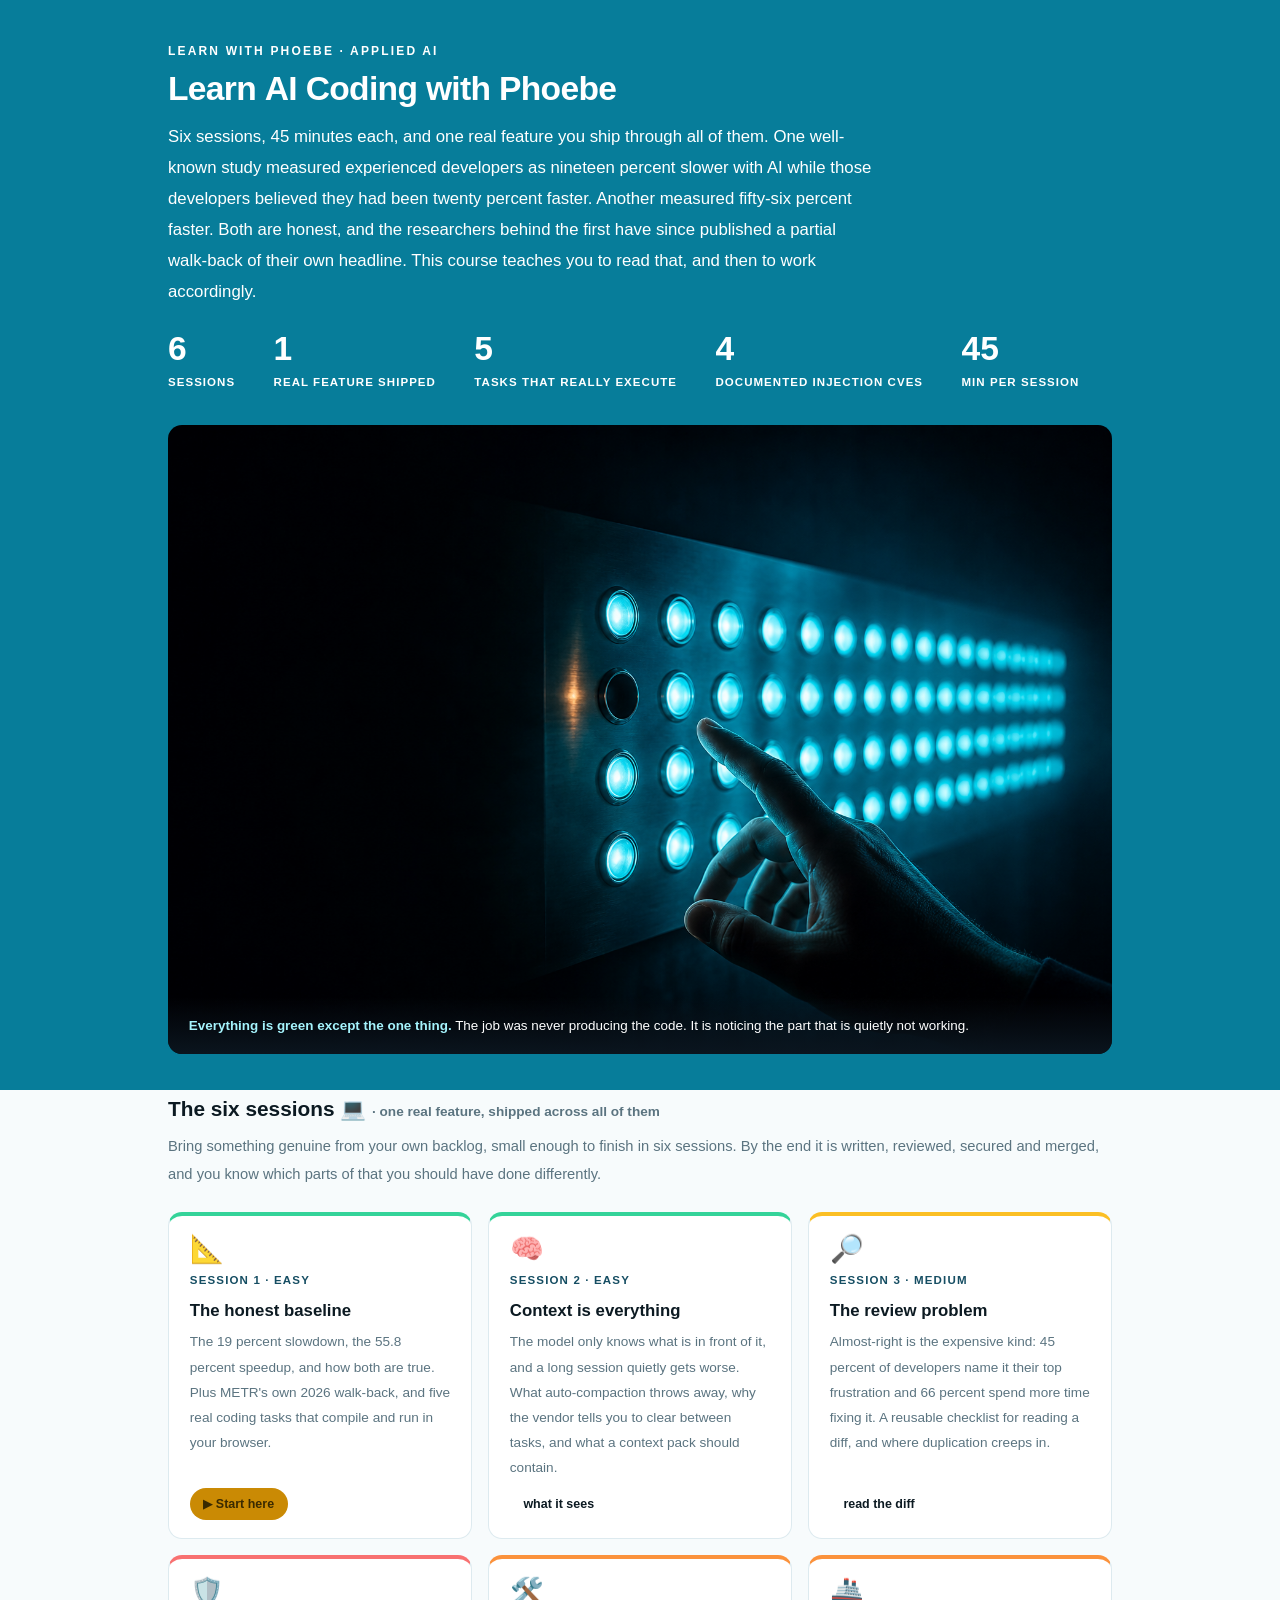
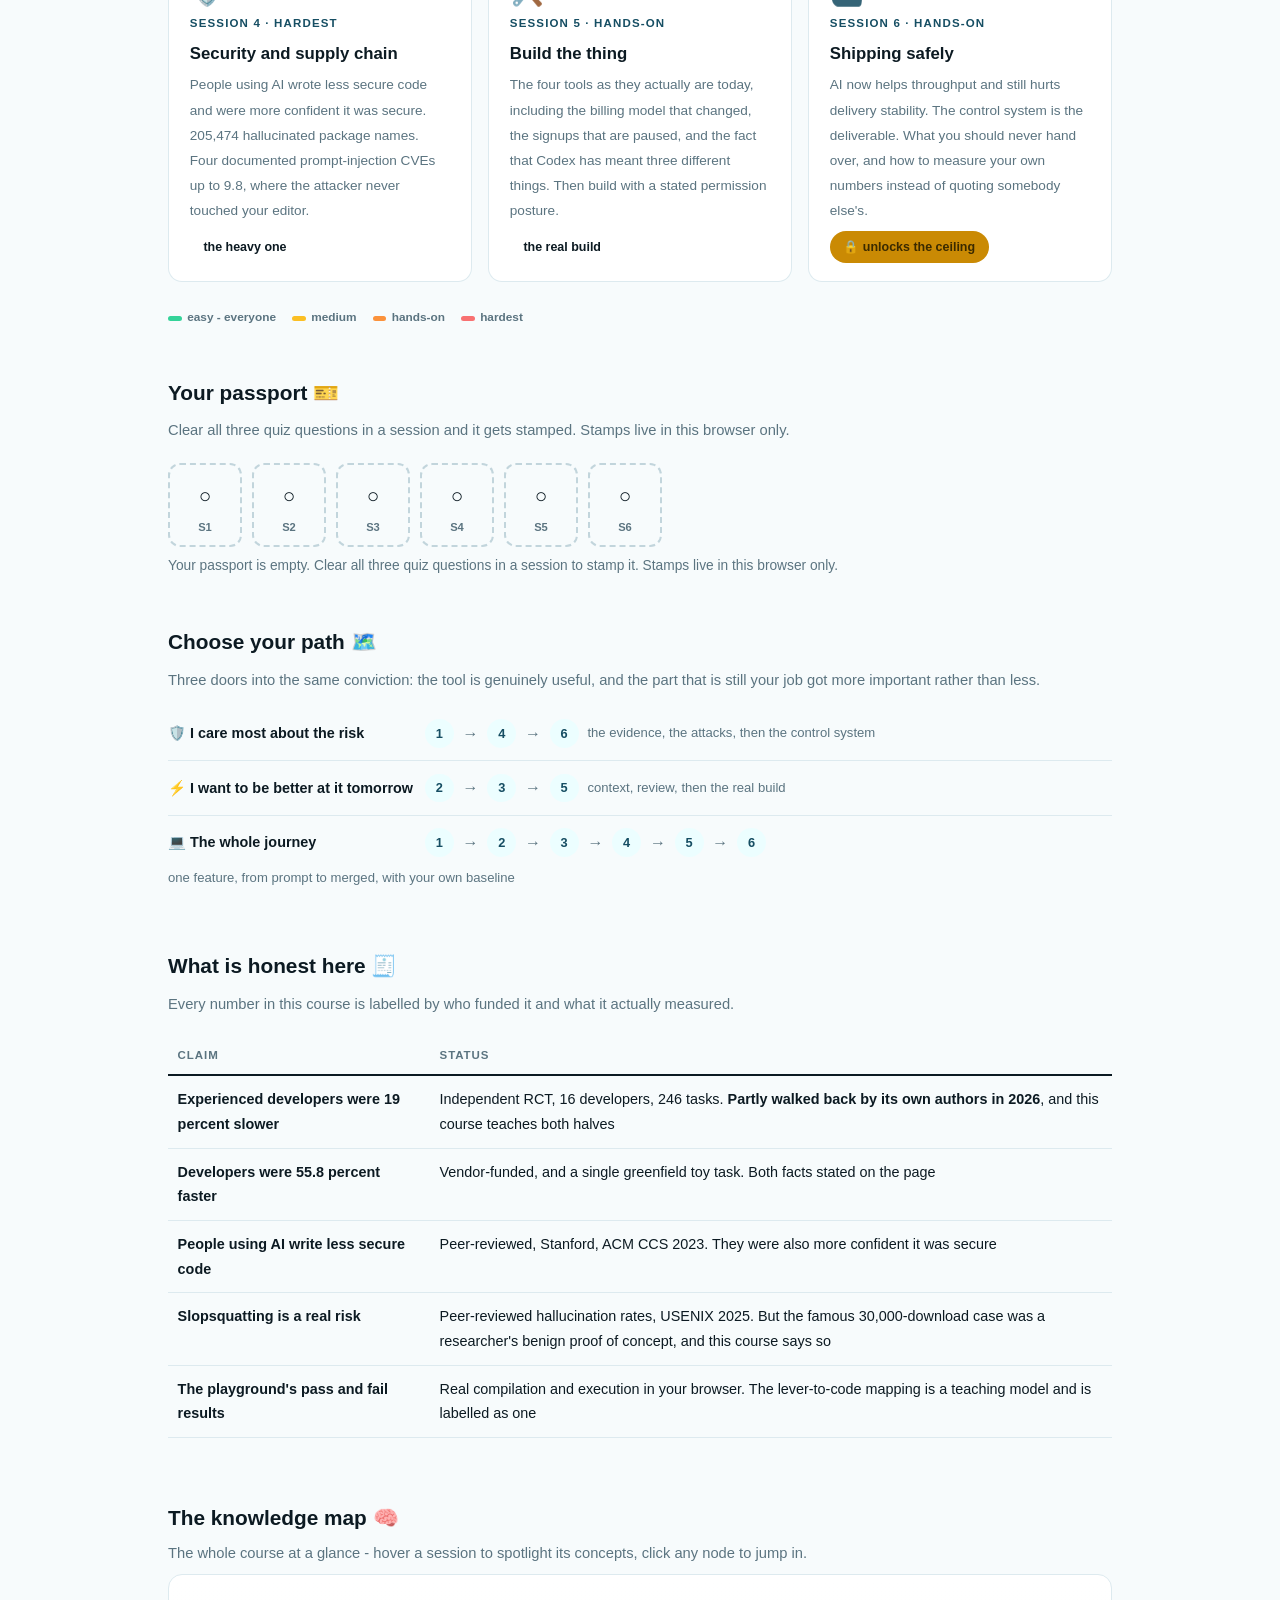
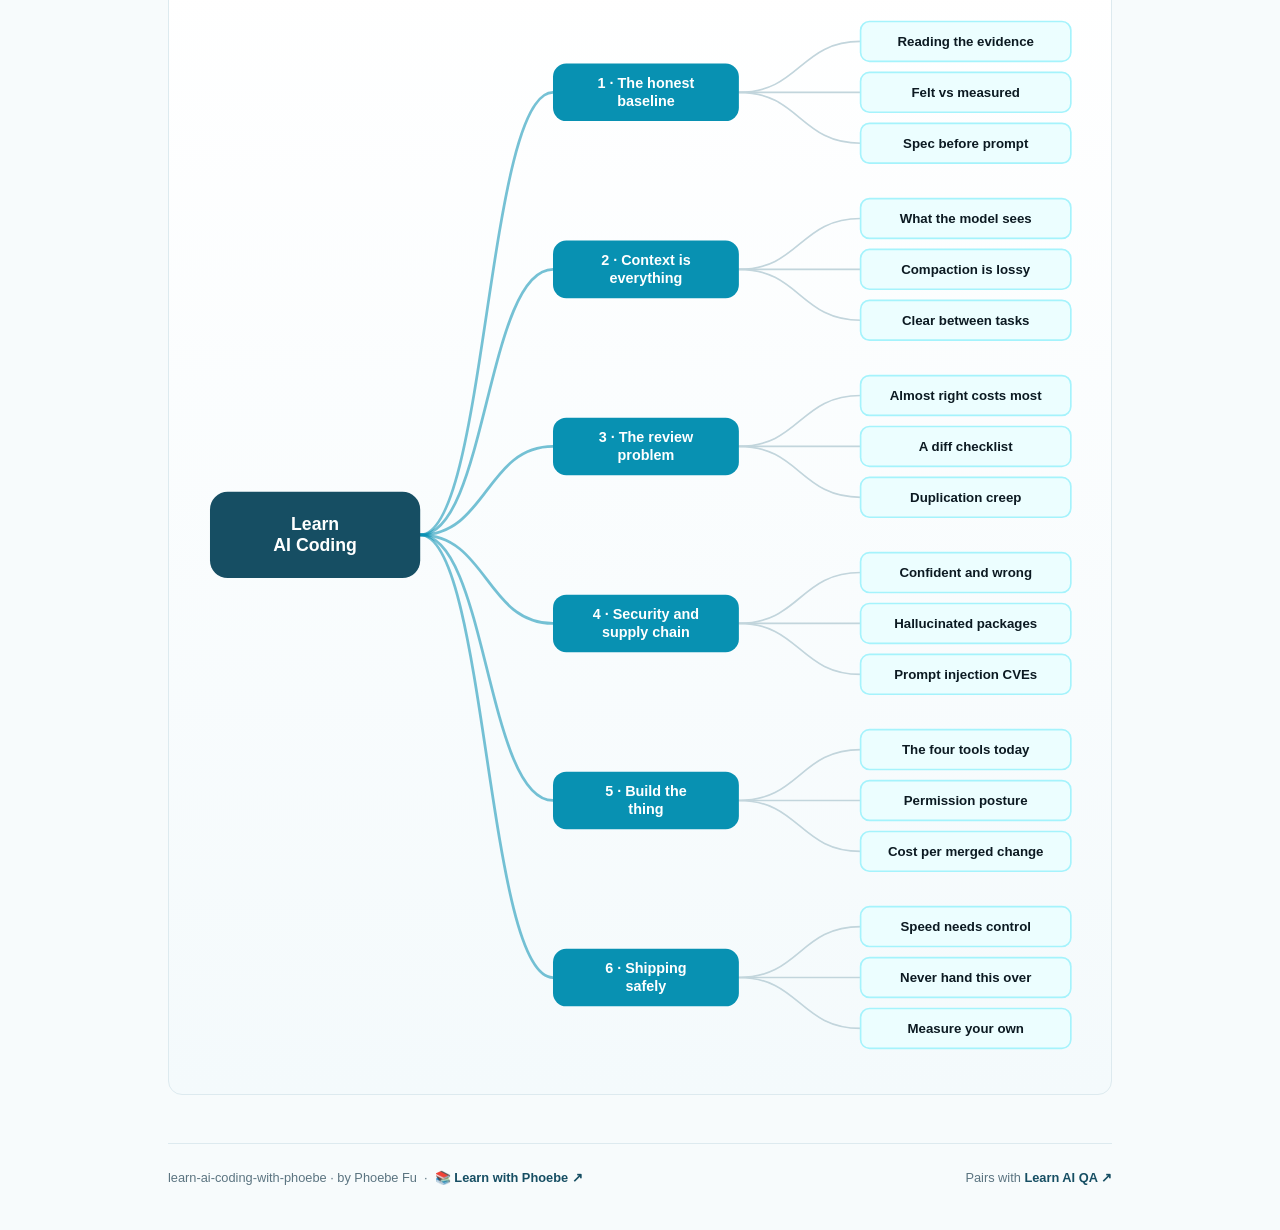
<file: index.html>
<!DOCTYPE html>
<html lang="en">
<head>
<meta charset="UTF-8">
<meta name="viewport" content="width=device-width, initial-scale=1.0">
<!-- social:start -->
<meta name="description" content="Six sessions, one real feature shipped. The honest course on AI coding: the famous slowdown study, the walk-back its own authors published, and a playground that really runs the code. Free, by Phoebe Fu.">
<meta property="og:type" content="website">
<meta property="og:site_name" content="Learn with Phoebe">
<meta property="og:title" content="Learn AI Coding with Phoebe">
<meta property="og:description" content="Six sessions, one real feature. The famous slowdown study, the walk-back its authors published, and a playground that really runs the code.">
<meta property="og:url" content="https://phoebefu6.github.io/learn-ai-coding-with-phoebe/">
<meta property="og:image" content="https://phoebefu6.github.io/learn-ai-coding-with-phoebe/assets/og-cover.png">
<meta property="og:image:width" content="1200">
<meta property="og:image:height" content="630">
<meta name="twitter:card" content="summary_large_image">
<meta name="twitter:title" content="Learn AI Coding with Phoebe">
<meta name="twitter:description" content="The honest course on AI coding. Real evidence, real execution.">
<meta name="twitter:image" content="https://phoebefu6.github.io/learn-ai-coding-with-phoebe/assets/og-cover.png">
<!-- social:end -->
<title>Learn AI Coding with Phoebe</title>
<link rel="stylesheet" href="assets/style.css?v=31">
<style>

  .stats-row { display: flex; gap: 2.4rem; margin-top: 1.5rem; flex-wrap: wrap; }
  .stat b { display: block; font-size: 2.1rem; font-weight: 800; line-height: 1.05; font-variant-numeric: tabular-nums; }
  .stat span { font-size: .72rem; opacity: 1; text-transform: uppercase; letter-spacing: .09em; font-weight: 600; }

  .course-grid { display: grid; grid-template-columns: repeat(auto-fit, minmax(17rem, 1fr)); gap: 1rem; margin-top: 1.5rem; }
  .course-card {
    border: 1px solid var(--hairline);
    border-top: 4px solid var(--diff, var(--indigo));
    border-radius: var(--radius);
    padding: 1.2rem 1.3rem 1.1rem;
    display: flex;
    flex-direction: column;
    gap: .5rem;
    text-decoration: none;
    color: var(--ink);
    background: #fff;
    transition: box-shadow .15s ease, border-color .15s ease, transform .15s ease;
    position: relative;
  }
  .course-card:hover { border-color: var(--indigo-soft); border-top-color: var(--diff, var(--indigo)); box-shadow: 0 8px 28px rgba(8,145,178,.14); transform: translateY(-3px); }
  .course-card .cicon { font-size: 1.7rem; line-height: 1; }
  .course-card .cnum { font-size: .72rem; font-weight: 700; color: var(--indigo); text-transform: uppercase; letter-spacing: .1em; }
  .course-card h3 { font-size: 1.05rem; font-weight: 800; line-height: 1.3; }
  .course-card p { font-size: .85rem; color: var(--muted); flex: 1; }
  .course-card .meta { display: flex; gap: .4rem; flex-wrap: wrap; }

  .diff-legend { display: flex; gap: 1rem; margin-top: 1.6rem; font-size: .74rem; color: var(--muted); font-weight: 600; flex-wrap: wrap; }
  .diff-legend i { display: inline-block; width: .85rem; height: .35rem; border-radius: 999px; margin-right: .35rem; vertical-align: middle; }

  .paths { margin-top: 2.6rem; }
  .paths h2 { font-size: 1.3rem; font-weight: 800; margin-bottom: .3rem; }
  .paths .plede { color: var(--muted); font-size: .92rem; margin-bottom: .8rem; }
  .path { display: flex; gap: .55rem; align-items: center; padding: .75rem 0; border-bottom: .5px solid var(--hairline); flex-wrap: wrap; }
  .path:last-child { border-bottom: none; }
  .path b { min-width: 15.5rem; font-size: .9rem; }
  .path .pstep { background: var(--indigo-50); color: var(--indigo-deep); border-radius: 999px; padding: .16rem .68rem; font-weight: 700; font-size: .8rem; text-decoration: none; transition: all .12s ease; }
  .path .pstep:hover { background: var(--indigo); color: #fff; }
  .path .parr { color: var(--muted); font-weight: 700; }

  .mm-section { margin-top: 1.6rem; }
  .mm-section h2 { font-size: 1.3rem; font-weight: 800; margin-bottom: .2rem; }
  .mm-section .mm-lede { color: var(--muted); font-size: .92rem; margin-bottom: .4rem; }
  .mm-wrap { border: 1px solid var(--hairline); border-radius: var(--radius); background: linear-gradient(180deg,#fff,#F4FAFC); padding: .6rem; overflow-x: auto; }
  .mm-svg { width: 100%; height: auto; display: block; max-width: 60rem; margin: 0 auto; min-width: 34rem; }
  .mm-link { cursor: pointer; text-decoration: none; }
  .mm-node rect { transition: opacity .15s ease, filter .15s ease; }
  .mm-node text { pointer-events: none; }
  .mm-link:hover .mm-node rect { filter: brightness(1.06); }
  .mm-edge { transition: opacity .15s ease; }

  .hero-art { position: relative; margin: 1.8rem 0 0; border-radius: var(--radius); overflow: hidden; background: #0B1620; }
  .hero-art img { display: block; width: 100%; height: auto; }
  .hero-art figcaption {
    position: absolute; left: 0; right: 0; bottom: 0; padding: 1.1rem 1.3rem;
    background: linear-gradient(to top, rgba(11,22,32,.94), rgba(11,22,32,0));
    color: #fff; font-size: .84rem; line-height: 1.6;
  }
  .hero-art figcaption b { color: #A5F3FC; }
  @media (max-width: 720px) { .hero-art figcaption { position: static; background: #0B1620; } }
</style>
<style>/* contrast-patch-2 */ .cnum, .course-card .cnum, .paths a, .pagefoot a, .pstep, .path .pstep { color: var(--indigo-deep); }</style>
</head>
<body>

<header class="masthead">
  <div class="wrap">
    <div class="eyebrow">Learn with Phoebe · Applied AI</div>
    <h1>Learn AI <span class="accent">Coding</span> with Phoebe</h1>
    <p class="sub">Six sessions, 45 minutes each, and one real feature you ship through all of them. One well-known study measured experienced developers as nineteen percent slower with AI while those developers believed they had been twenty percent faster. Another measured fifty-six percent faster. Both are honest, and the researchers behind the first have since published a partial walk-back of their own headline. This course teaches you to read that, and then to work accordingly.</p>
    <div class="stats-row">
      <div class="stat"><b data-count="6">6</b><span>sessions</span></div>
      <div class="stat"><b data-count="1">1</b><span>real feature shipped</span></div>
      <div class="stat"><b data-count="5">5</b><span>tasks that really execute</span></div>
      <div class="stat"><b data-count="4">4</b><span>documented injection CVEs</span></div>
      <div class="stat"><b data-count="45">45</b><span>min per session</span></div>
    </div>
    <figure class="hero-art">
      <img src="assets/hero.png" alt="A rack of small round status lamps in a dim server room, all lit steady cyan except one that is completely dark. A hand reaches toward the dark one, stopped just short of touching it.">
      <figcaption><b>Everything is green except the one thing.</b> The job was never producing the code. It is noticing the part that is quietly not working.</figcaption>
    </figure>
  </div>
</header>

<main class="wrap">

  <section class="section">
    <div class="paths" style="margin-top:0">
      <h2>The six sessions 💻 <span style="font-size:.85rem;font-weight:600;color:var(--muted)">· one real feature, shipped across all of them</span></h2>
      <p class="plede">Bring something genuine from your own backlog, small enough to finish in six sessions. By the end it is written, reviewed, secured and merged, and you know which parts of that you should have done differently.</p>
    </div>

    <div class="course-grid">
      <a class="course-card" href="courses/01-the-honest-baseline.html" style="--diff:#34D399">
        <span class="cicon">📐</span>
        <span class="cnum">Session 1 · easy</span>
        <h3>The honest baseline</h3>
        <p>The 19 percent slowdown, the 55.8 percent speedup, and how both are true. Plus METR's own 2026 walk-back, and five real coding tasks that compile and run in your browser.</p>
        <span class="meta"><span class="pill amber">▶ Start here</span></span>
      </a>
      <a class="course-card" href="courses/02-context-is-everything.html" style="--diff:#34D399">
        <span class="cicon">🧠</span>
        <span class="cnum">Session 2 · easy</span>
        <h3>Context is everything</h3>
        <p>The model only knows what is in front of it, and a long session quietly gets worse. What auto-compaction throws away, why the vendor tells you to clear between tasks, and what a context pack should contain.</p>
        <span class="meta"><span class="pill">what it sees</span></span>
      </a>
      <a class="course-card" href="courses/03-the-review-problem.html" style="--diff:#FBBF24">
        <span class="cicon">🔎</span>
        <span class="cnum">Session 3 · medium</span>
        <h3>The review problem</h3>
        <p>Almost-right is the expensive kind: 45 percent of developers name it their top frustration and 66 percent spend more time fixing it. A reusable checklist for reading a diff, and where duplication creeps in.</p>
        <span class="meta"><span class="pill">read the diff</span></span>
      </a>
      <a class="course-card" href="courses/04-security-and-supply-chain.html" style="--diff:#F87171">
        <span class="cicon">🛡️</span>
        <span class="cnum">Session 4 · hardest</span>
        <h3>Security and supply chain</h3>
        <p>People using AI wrote less secure code and were more confident it was secure. 205,474 hallucinated package names. Four documented prompt-injection CVEs up to 9.8, where the attacker never touched your editor.</p>
        <span class="meta"><span class="pill">the heavy one</span></span>
      </a>
      <a class="course-card" href="courses/05-build-the-thing.html" style="--diff:#FB923C">
        <span class="cicon">🛠️</span>
        <span class="cnum">Session 5 · hands-on</span>
        <h3>Build the thing</h3>
        <p>The four tools as they actually are today, including the billing model that changed, the signups that are paused, and the fact that Codex has meant three different things. Then build with a stated permission posture.</p>
        <span class="meta"><span class="pill">the real build</span></span>
      </a>
      <a class="course-card" href="courses/06-shipping-safely.html" style="--diff:#FB923C">
        <span class="cicon">🚢</span>
        <span class="cnum">Session 6 · hands-on</span>
        <h3>Shipping safely</h3>
        <p>AI now helps throughput and still hurts delivery stability. The control system is the deliverable. What you should never hand over, and how to measure your own numbers instead of quoting somebody else's.</p>
        <span class="meta"><span class="pill amber">🔒 unlocks the ceiling</span></span>
      </a>
    </div>

    <div class="diff-legend">
      <span><i style="background:#34D399"></i>easy - everyone</span>
      <span><i style="background:#FBBF24"></i>medium</span>
      <span><i style="background:#FB923C"></i>hands-on</span>
      <span><i style="background:#F87171"></i>hardest</span>
    </div>
  </section>

  <section class="section">
    <div class="paths" style="margin-top:0">
      <h2>Your passport 🎫</h2>
      <p class="plede">Clear all three quiz questions in a session and it gets stamped. Stamps live in this browser only.</p>
    </div>
    <div class="pp-strip"></div>
  </section>

  <section class="section">
    <div class="paths">
      <h2>Choose your path 🗺️</h2>
      <p class="plede">Three doors into the same conviction: the tool is genuinely useful, and the part that is still your job got more important rather than less.</p>
      <div class="path"><b>🛡️ I care most about the risk</b>
        <a class="pstep" href="courses/01-the-honest-baseline.html">1</a><span class="parr">→</span>
        <a class="pstep" href="courses/04-security-and-supply-chain.html">4</a><span class="parr">→</span>
        <a class="pstep" href="courses/06-shipping-safely.html">6</a>
        <span style="font-size:.82rem;color:var(--muted)">the evidence, the attacks, then the control system</span>
      </div>
      <div class="path"><b>⚡ I want to be better at it tomorrow</b>
        <a class="pstep" href="courses/02-context-is-everything.html">2</a><span class="parr">→</span>
        <a class="pstep" href="courses/03-the-review-problem.html">3</a><span class="parr">→</span>
        <a class="pstep" href="courses/05-build-the-thing.html">5</a>
        <span style="font-size:.82rem;color:var(--muted)">context, review, then the real build</span>
      </div>
      <div class="path"><b>💻 The whole journey</b>
        <a class="pstep" href="courses/01-the-honest-baseline.html">1</a><span class="parr">→</span>
        <a class="pstep" href="courses/02-context-is-everything.html">2</a><span class="parr">→</span>
        <a class="pstep" href="courses/03-the-review-problem.html">3</a><span class="parr">→</span>
        <a class="pstep" href="courses/04-security-and-supply-chain.html">4</a><span class="parr">→</span>
        <a class="pstep" href="courses/05-build-the-thing.html">5</a><span class="parr">→</span>
        <a class="pstep" href="courses/06-shipping-safely.html">6</a>
        <span style="font-size:.82rem;color:var(--muted)">one feature, from prompt to merged, with your own baseline</span>
      </div>
    </div>
  </section>

  <section class="section">
    <div class="paths" style="margin-top:0">
      <h2>What is honest here 🧾</h2>
      <p class="plede">Every number in this course is labelled by who funded it and what it actually measured.</p>
    </div>
    <table class="clean">
      <tr><th>Claim</th><th>Status</th></tr>
      <tr><td>Experienced developers were 19 percent slower</td><td>Independent RCT, 16 developers, 246 tasks. <strong>Partly walked back by its own authors in 2026</strong>, and this course teaches both halves</td></tr>
      <tr><td>Developers were 55.8 percent faster</td><td>Vendor-funded, and a single greenfield toy task. Both facts stated on the page</td></tr>
      <tr><td>People using AI write less secure code</td><td>Peer-reviewed, Stanford, ACM CCS 2023. They were also more confident it was secure</td></tr>
      <tr><td>Slopsquatting is a real risk</td><td>Peer-reviewed hallucination rates, USENIX 2025. But the famous 30,000-download case was a researcher's benign proof of concept, and this course says so</td></tr>
      <tr><td>The playground's pass and fail results</td><td>Real compilation and execution in your browser. The lever-to-code mapping is a teaching model and is labelled as one</td></tr>
    </table>
  </section>

  <section class="section mm-section">
    <h2>The knowledge map 🧠</h2>
    <p class="mm-lede">The whole course at a glance - hover a session to spotlight its concepts, click any node to jump in.</p>
    <div class="mm-wrap"><div id="mindmap"></div></div>
  </section>

  <footer class="pagefoot">
    <span>learn-ai-coding-with-phoebe · by Phoebe Fu &nbsp;·&nbsp; 📚 <a href="https://phoebefu6.github.io/learn-with-phoebe/">Learn with Phoebe ↗</a></span>
    <span>Pairs with <a href="https://phoebefu6.github.io/learn-ai-qa-with-phoebe/">Learn AI QA ↗</a></span>
  </footer>

</main>

<script>
window.MINDMAP_DATA = {
  title: "Learn\nAI Coding",
  centerColor: "#164E63",
  sessions: [
    { label: "The honest\nbaseline", href: "courses/01-the-honest-baseline.html", color: "#34D399",
      concepts: [ { label: "Reading the evidence", href: "courses/01-the-honest-baseline.html" },
        { label: "Felt vs measured", href: "courses/01-the-honest-baseline.html" },
        { label: "Spec before prompt", href: "courses/01-the-honest-baseline.html" } ] },
    { label: "Context is\neverything", href: "courses/02-context-is-everything.html", color: "#34D399",
      concepts: [ { label: "What the model sees", href: "courses/02-context-is-everything.html" },
        { label: "Compaction is lossy", href: "courses/02-context-is-everything.html" },
        { label: "Clear between tasks", href: "courses/02-context-is-everything.html" } ] },
    { label: "The review\nproblem", href: "courses/03-the-review-problem.html", color: "#FBBF24",
      concepts: [ { label: "Almost right costs most", href: "courses/03-the-review-problem.html" },
        { label: "A diff checklist", href: "courses/03-the-review-problem.html" },
        { label: "Duplication creep", href: "courses/03-the-review-problem.html" } ] },
    { label: "Security and\nsupply chain", href: "courses/04-security-and-supply-chain.html", color: "#F87171",
      concepts: [ { label: "Confident and wrong", href: "courses/04-security-and-supply-chain.html" },
        { label: "Hallucinated packages", href: "courses/04-security-and-supply-chain.html" },
        { label: "Prompt injection CVEs", href: "courses/04-security-and-supply-chain.html" } ] },
    { label: "Build the\nthing", href: "courses/05-build-the-thing.html", color: "#FB923C",
      concepts: [ { label: "The four tools today", href: "courses/05-build-the-thing.html" },
        { label: "Permission posture", href: "courses/05-build-the-thing.html" },
        { label: "Cost per merged change", href: "courses/05-build-the-thing.html" } ] },
    { label: "Shipping\nsafely", href: "courses/06-shipping-safely.html", color: "#FB923C",
      concepts: [ { label: "Speed needs control", href: "courses/06-shipping-safely.html" },
        { label: "Never hand this over", href: "courses/06-shipping-safely.html" },
        { label: "Measure your own", href: "courses/06-shipping-safely.html" } ] }
  ]
};
</script>
<script src="assets/mindmap.js?v=1"></script>
<script src="assets/app.js?v=28"></script>
</body>
</html>
</file>
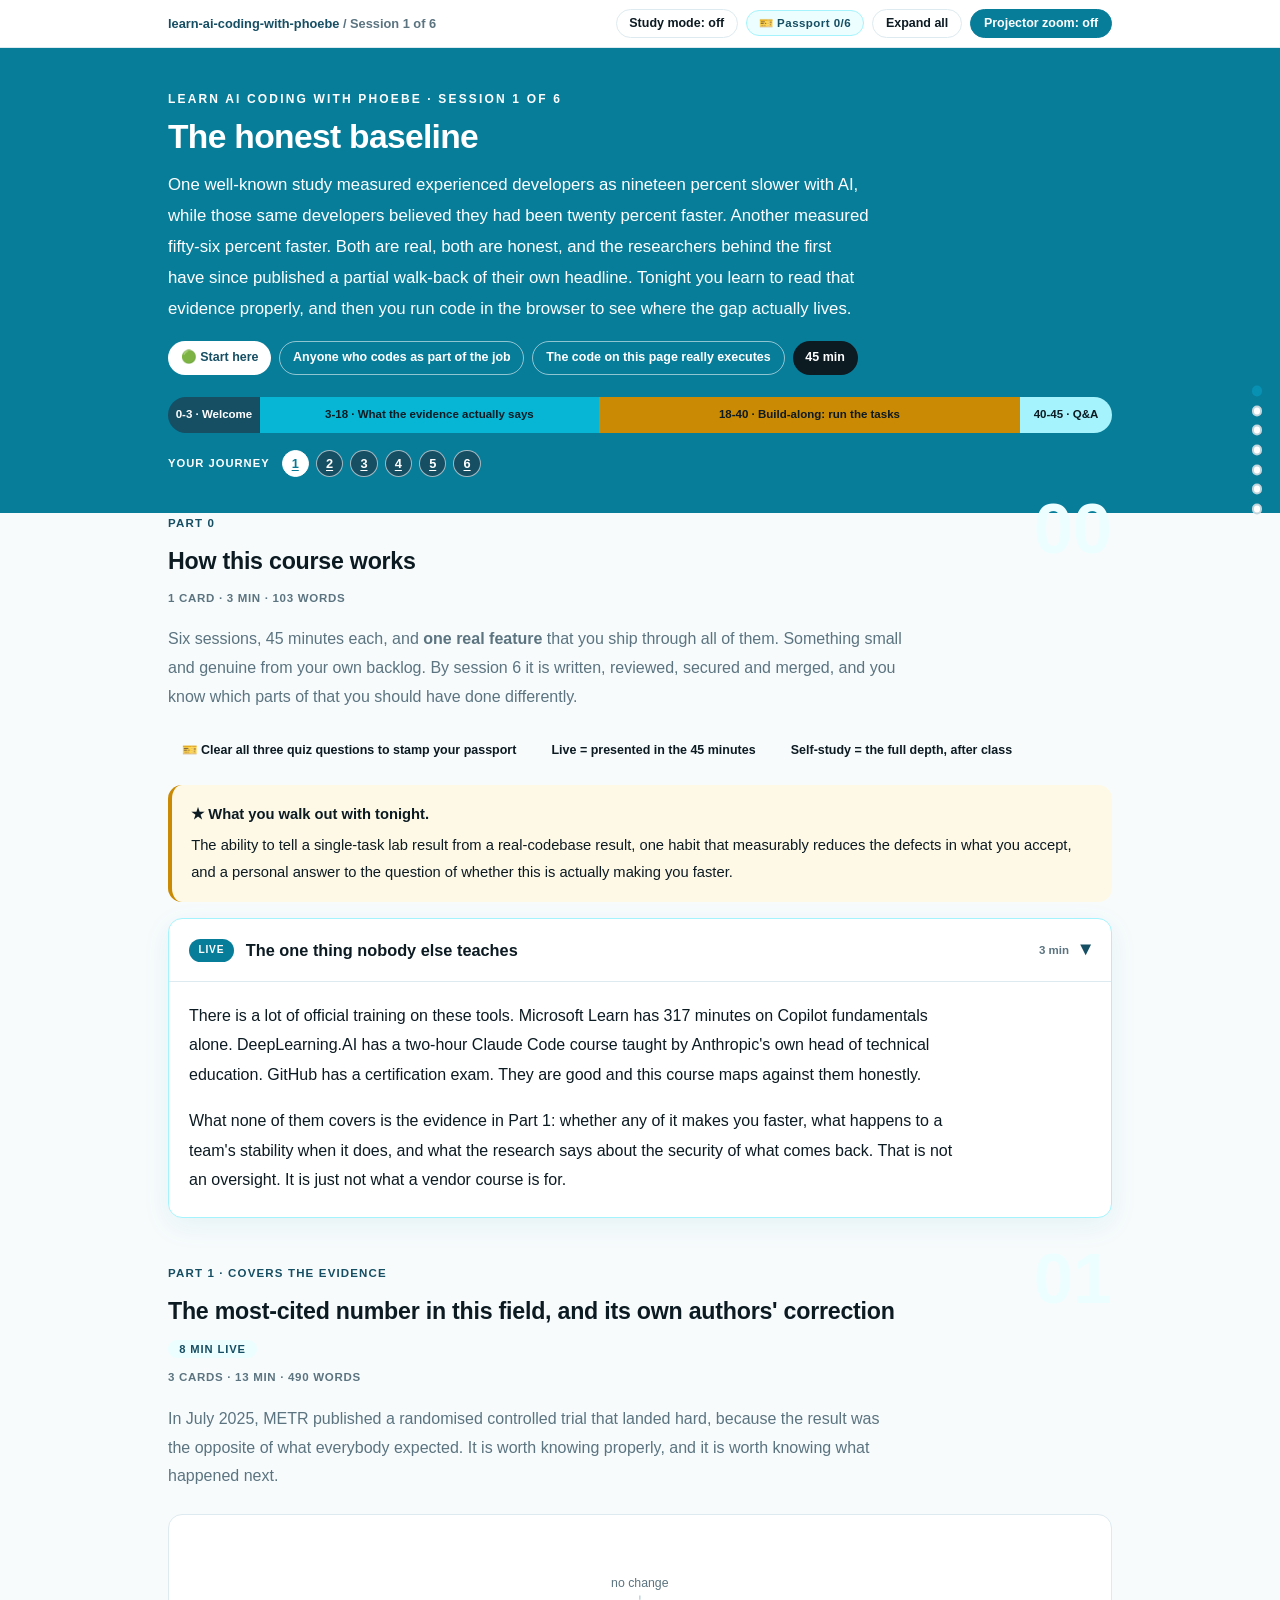
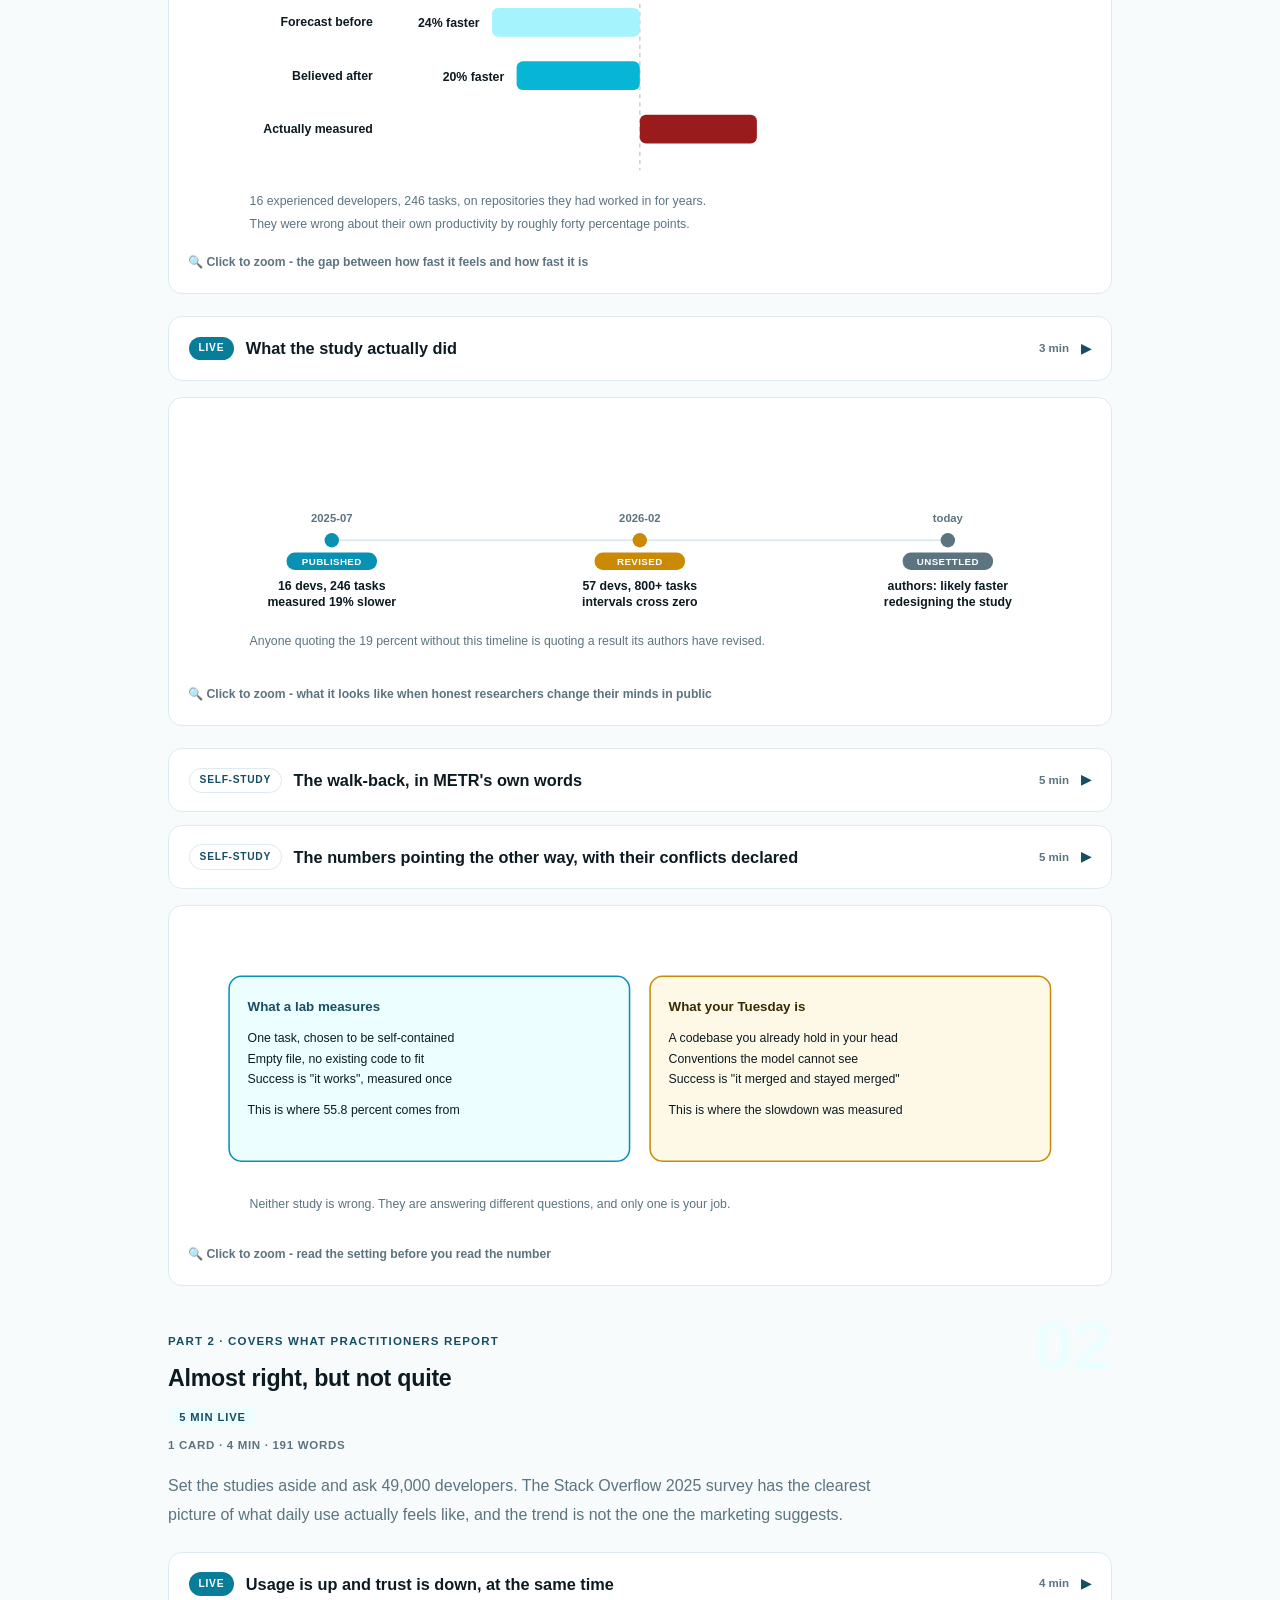
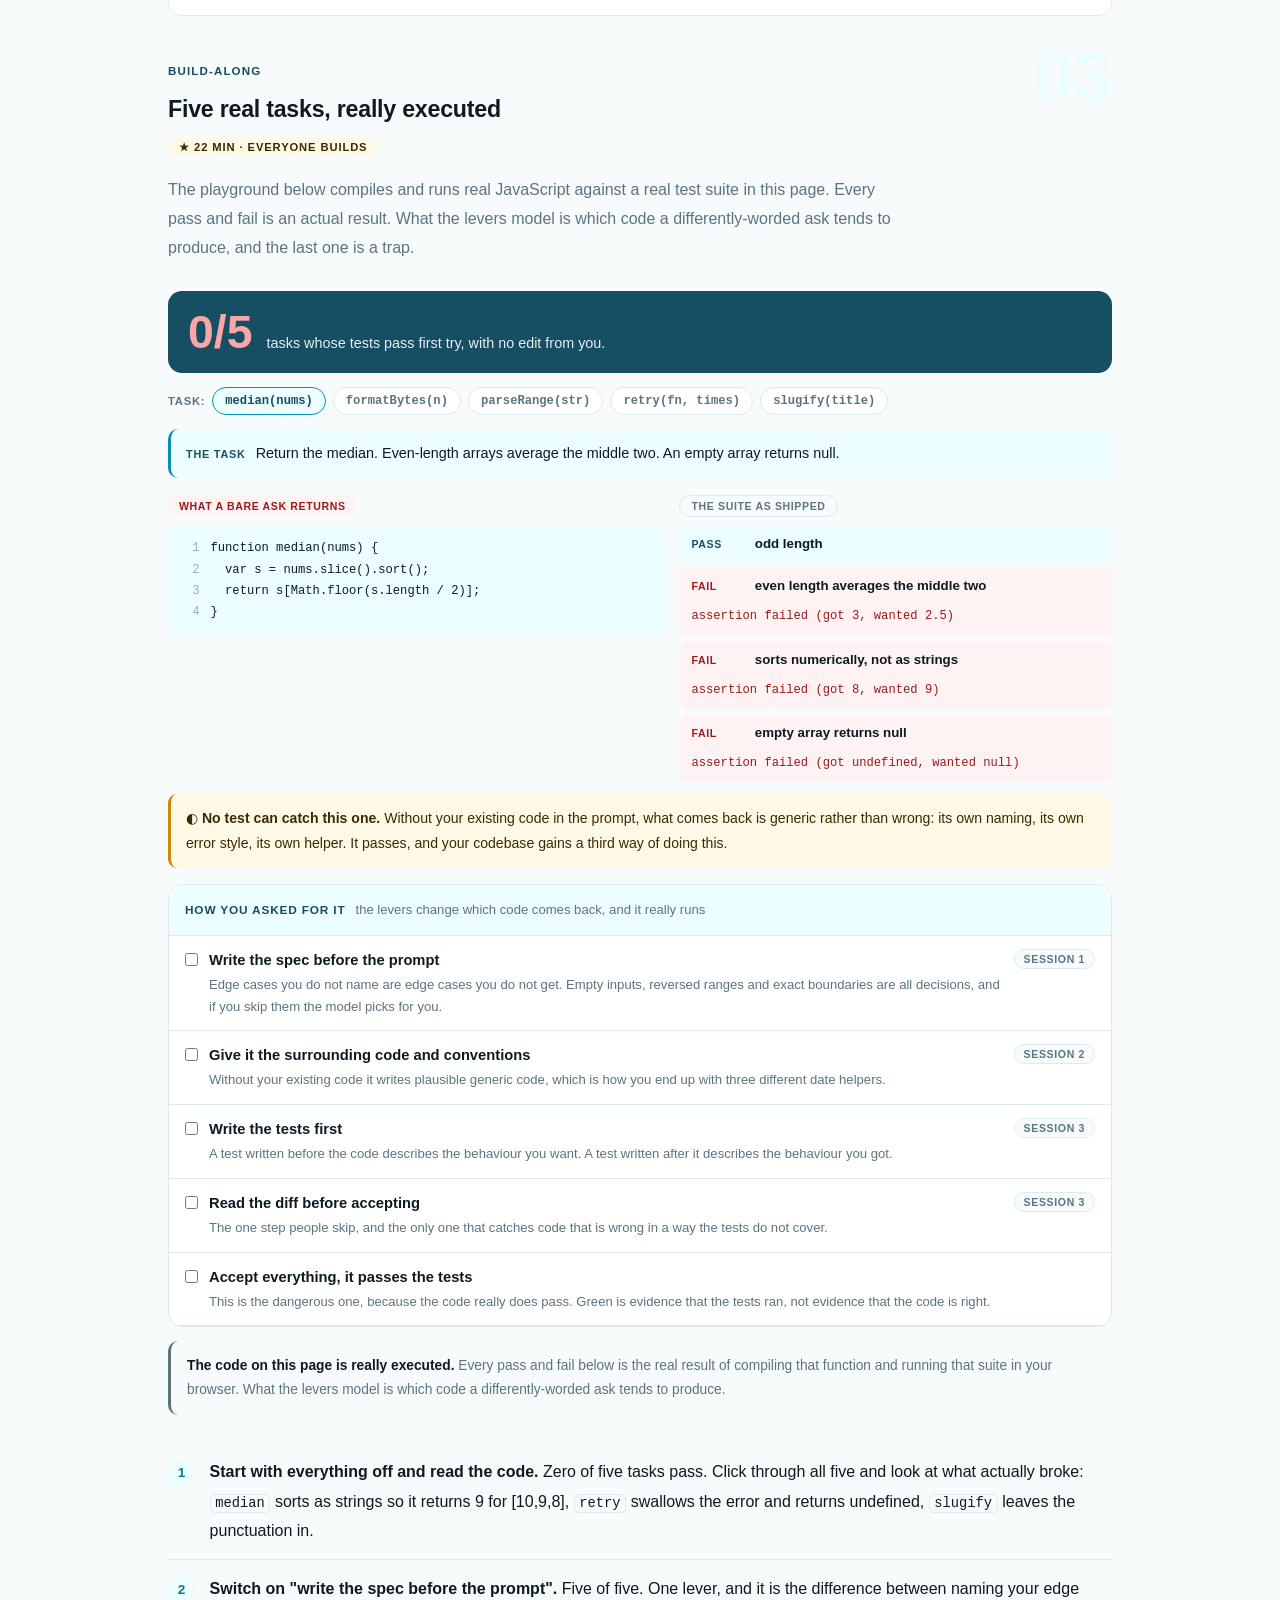
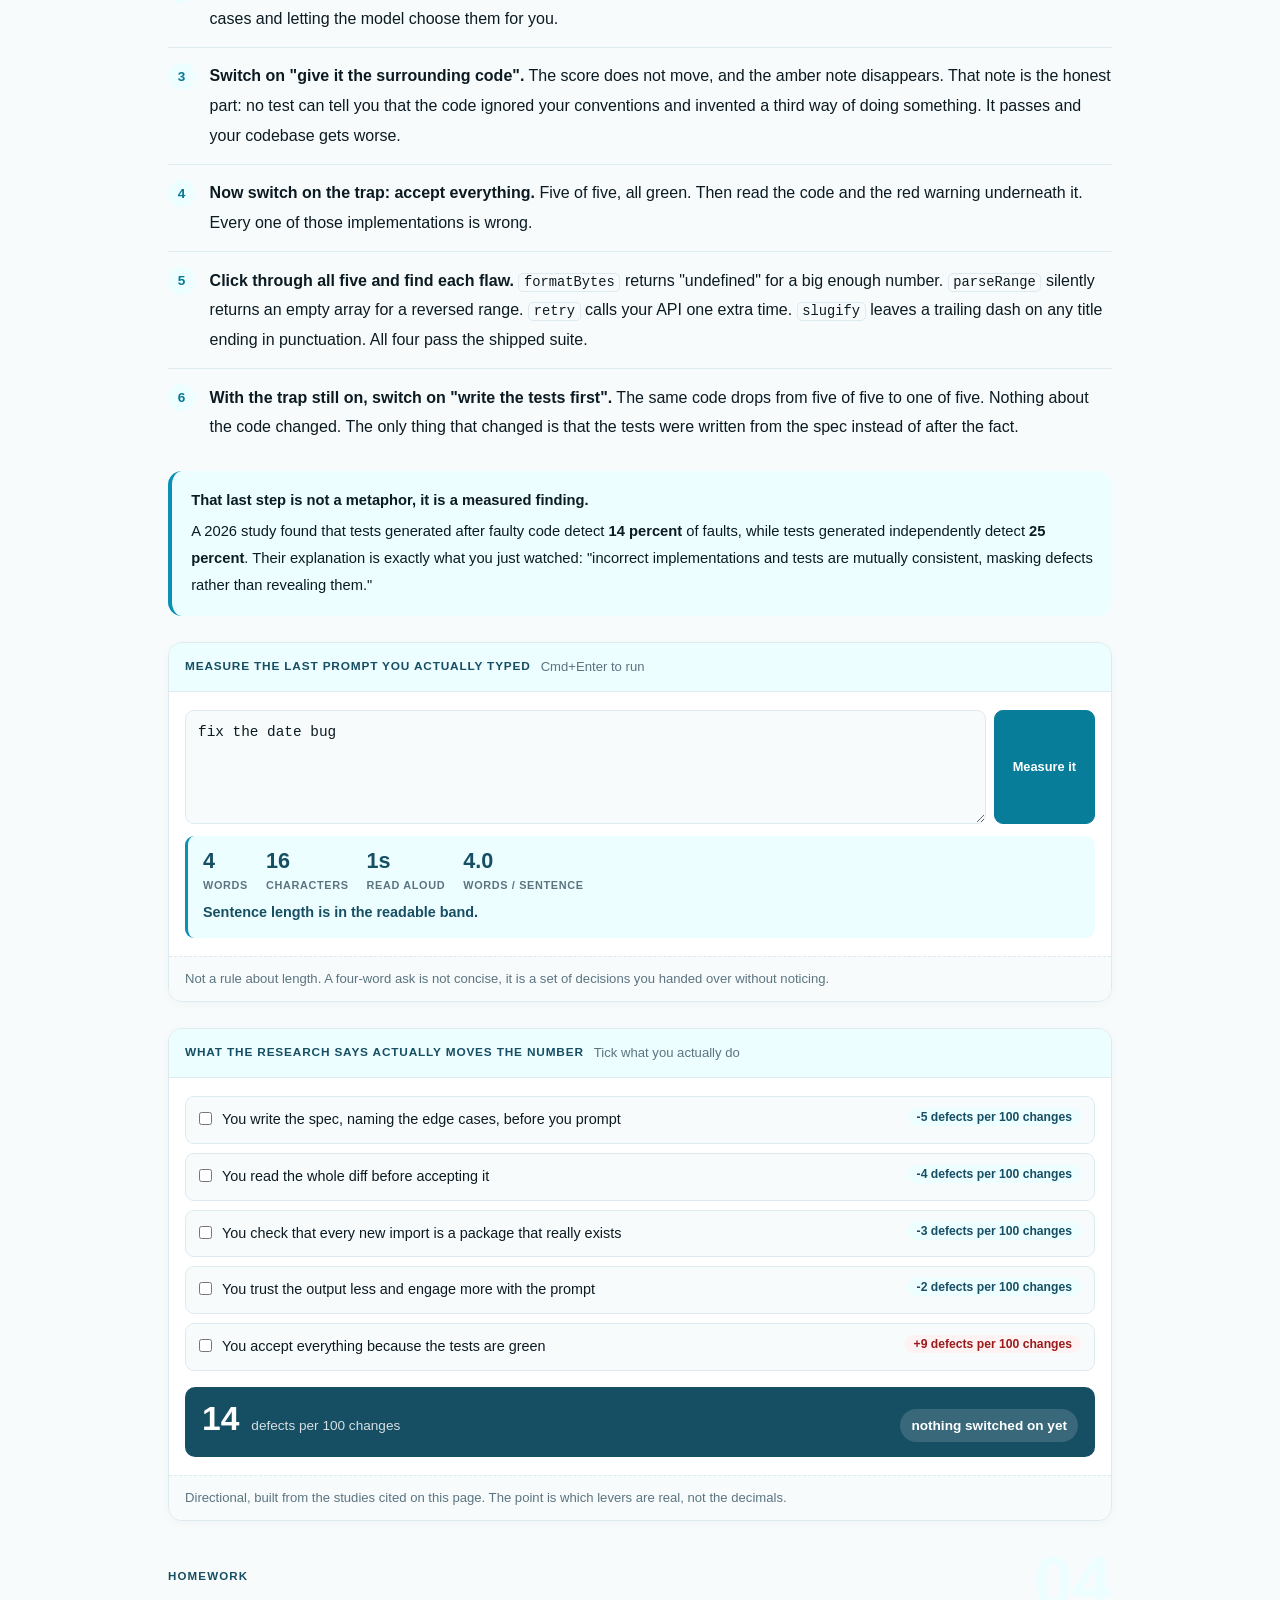
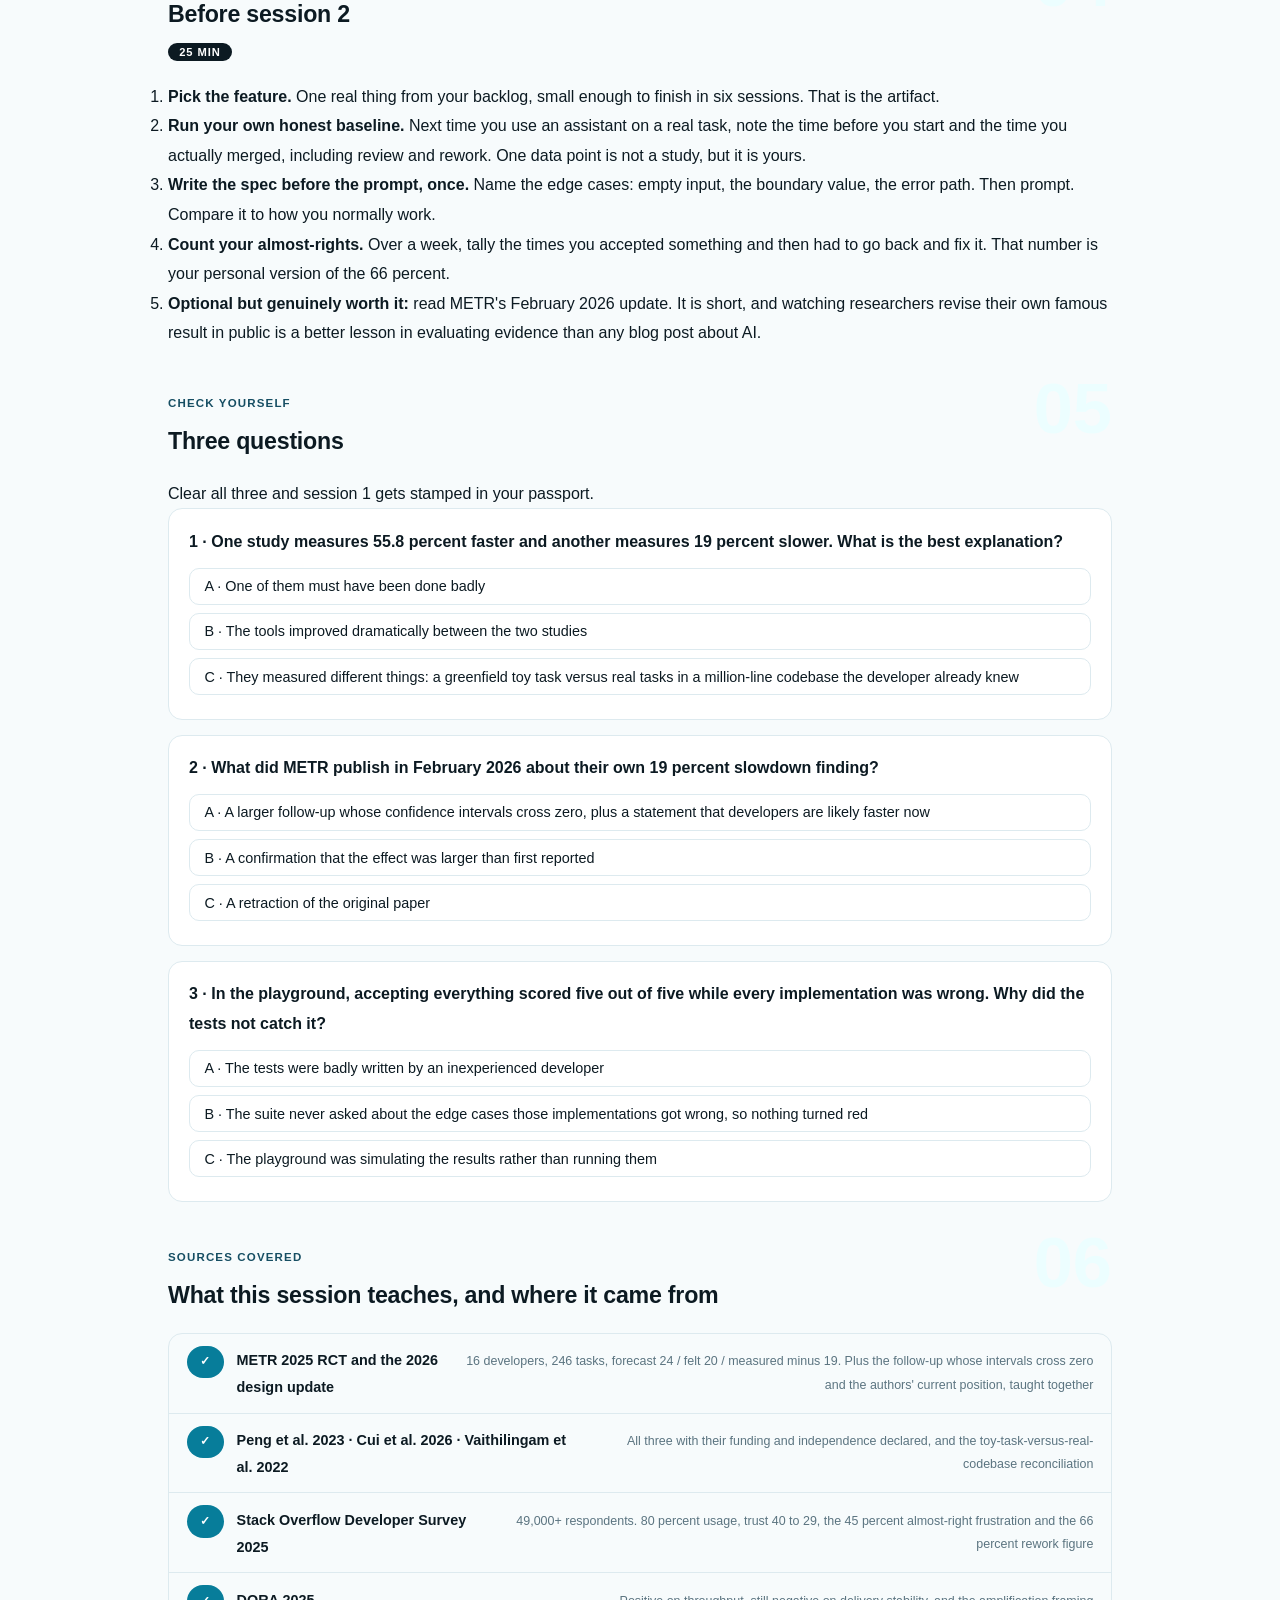
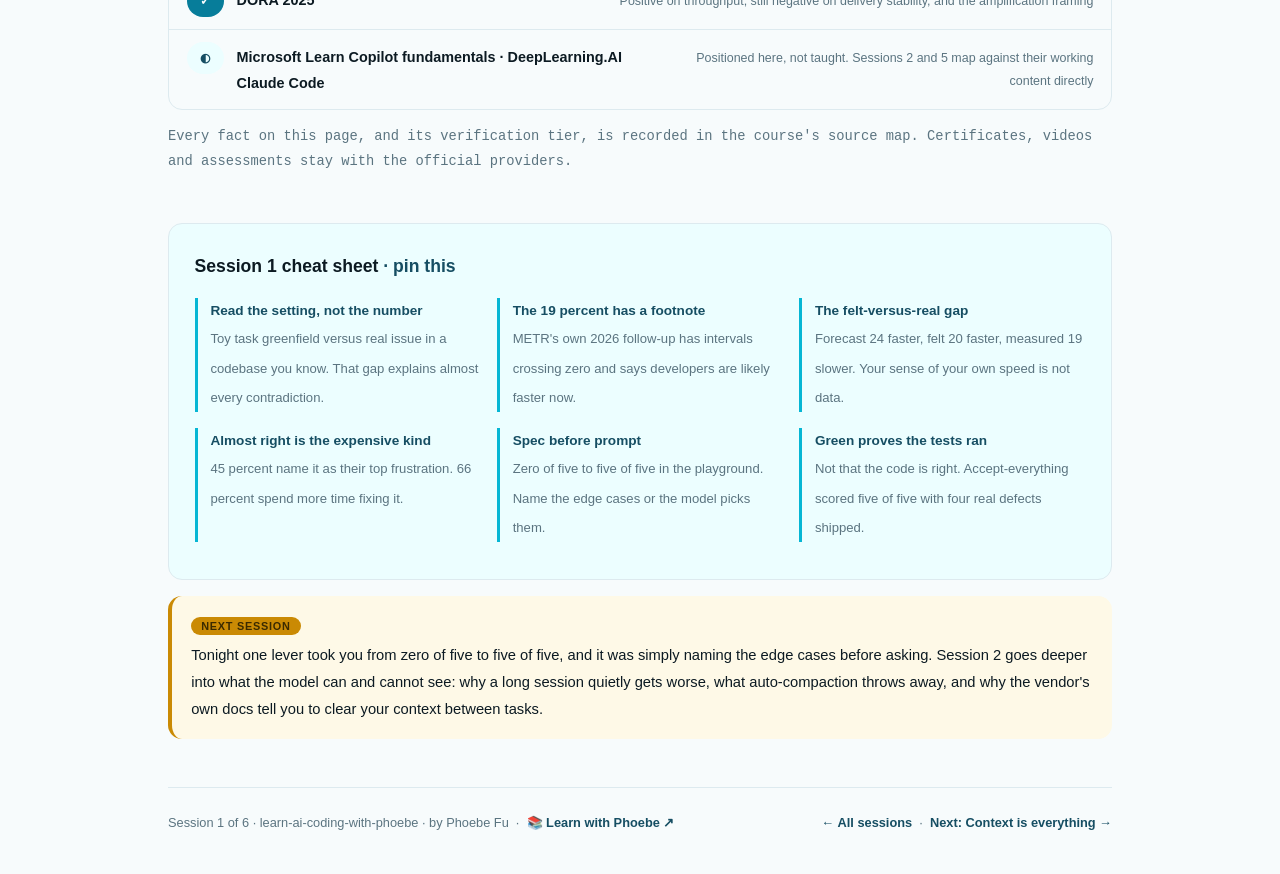
<file: courses/01-the-honest-baseline.html>
<!DOCTYPE html>
<html lang="en">
<head>
<meta charset="UTF-8">
<meta name="viewport" content="width=device-width, initial-scale=1.0">
<!-- social:start -->
<meta name="description" content="Session 1 of 6. The famous study said AI made experienced developers 19 percent slower. Its authors have since partly walked it back. Here is what the evidence actually supports, plus a playground that really runs the code.">
<meta property="og:type" content="article">
<meta property="og:site_name" content="Learn with Phoebe">
<meta property="og:title" content="The honest baseline - learn ai coding with phoebe">
<meta property="og:description" content="Session 1 of 6. The 19 percent slowdown, the walk-back its authors published, and what the evidence actually supports.">
<meta property="og:url" content="https://phoebefu6.github.io/learn-ai-coding-with-phoebe/courses/01-the-honest-baseline.html">
<meta property="og:image" content="https://phoebefu6.github.io/learn-ai-coding-with-phoebe/assets/og-cover.png">
<meta property="og:image:width" content="1200">
<meta property="og:image:height" content="630">
<meta name="twitter:card" content="summary_large_image">
<meta name="twitter:title" content="The honest baseline - learn ai coding with phoebe">
<meta name="twitter:description" content="Session 1 of 6. The 19 percent slowdown, and the walk-back its own authors published.">
<meta name="twitter:image" content="https://phoebefu6.github.io/learn-ai-coding-with-phoebe/assets/og-cover.png">
<!-- social:end -->
<title>Session 1 · The honest baseline - learn ai coding with phoebe</title>
<link rel="stylesheet" href="../assets/style.css?v=30">
</head>
<body>

<div class="toolbar">
  <div class="wrap">
    <span class="crumb"><a href="../index.html">learn-ai-coding-with-phoebe</a> / Session 1 of 6</span>
    <button class="btn" id="toggle-all" type="button">Expand all</button>
    <button class="btn primary" id="zoom-toggle" type="button">Projector zoom: off</button>
  </div>
</div>

<header class="masthead">
  <div class="wrap">
    <div class="eyebrow">Learn AI Coding with Phoebe · Session 1 of 6</div>
    <h1>The honest <span class="accent">baseline</span></h1>
    <p class="sub">One well-known study measured experienced developers as nineteen percent slower with AI, while those same developers believed they had been twenty percent faster. Another measured fifty-six percent faster. Both are real, both are honest, and the researchers behind the first have since published a partial walk-back of their own headline. Tonight you learn to read that evidence properly, and then you run code in the browser to see where the gap actually lives.</p>
    <div class="chip-row">
      <span class="chip level">🟢 Start here</span>
      <span class="chip audience">Anyone who codes as part of the job</span>
      <span class="chip audience">The code on this page really executes</span>
      <span class="chip time">45 min</span>
    </div>
    <div class="agenda">
      <span class="a1" style="flex:1">0-3 · Welcome</span>
      <span class="a2" style="flex:4">3-18 · What the evidence actually says</span>
      <span class="a3" style="flex:5">18-40 · Build-along: run the tasks</span>
      <span class="a4" style="flex:1">40-45 · Q&amp;A</span>
    </div>
  </div>
</header>

<main class="wrap">

  <!-- ============ INTRO ============ -->
  <section class="section" id="intro">
    <div class="section-kicker">
      <span class="klabel">Part 0</span>
      <h2>How this course works</h2>
    </div>
    <p class="lede">Six sessions, 45 minutes each, and <strong>one real feature</strong> that you ship through all of them. Something small and genuine from your own backlog. By session 6 it is written, reviewed, secured and merged, and you know which parts of that you should have done differently.</p>

    <div class="legend">
      <span class="pill">🎫 Clear all three quiz questions to stamp your passport</span>
      <span class="pill">Live = presented in the 45 minutes</span>
      <span class="pill">Self-study = the full depth, after class</span>
    </div>

    <div class="callout win">
      <p><strong>★ What you walk out with tonight.</strong> The ability to tell a single-task lab result from a real-codebase result, one habit that measurably reduces the defects in what you accept, and a personal answer to the question of whether this is actually making you faster.</p>
    </div>

    <details class="card" open>
      <summary><span class="mode live">Live</span>The one thing nobody else teaches<span class="mini">3 min</span><span class="caret">▶</span></summary>
      <div class="body">
        <p>There is a lot of official training on these tools. Microsoft Learn has 317 minutes on Copilot fundamentals alone. DeepLearning.AI has a two-hour Claude Code course taught by Anthropic's own head of technical education. GitHub has a certification exam. They are good and this course maps against them honestly.</p>
        <p>What none of them covers is the evidence in Part 1: whether any of it makes you faster, what happens to a team's stability when it does, and what the research says about the security of what comes back. That is not an oversight. It is just not what a vendor course is for.</p>
      </div>
    </details>
  </section>

  <!-- ============ PART 1 ============ -->
  <section class="section" id="part-1">
    <div class="section-kicker">
      <span class="klabel">Part 1 · covers the evidence</span>
      <h2>The most-cited number in this field, and its own authors' correction</h2>
      <span class="tag concept">8 min live</span>
    </div>
    <p class="lede">In July 2025, METR published a randomised controlled trial that landed hard, because the result was the opposite of what everybody expected. It is worth knowing properly, and it is worth knowing what happened next.</p>

    <figure class="zoomable">
      <svg viewBox="0 0 880 300" xmlns="http://www.w3.org/2000/svg" role="img" aria-label="Developers forecast a 24 percent speedup, estimated afterwards they were 20 percent faster, and were measured 19 percent slower">
        <style>
          .c1gL { font: 600 12px Inter, sans-serif; fill: #0C1A22; }
          .c1gV { font: 800 13px Inter, sans-serif; fill: #fff; }
          .c1gN { font: 400 12px Inter, sans-serif; fill: #5B7480; }
        </style>
        <line x1="440" y1="60" x2="440" y2="230" stroke="#C2D5DC" stroke-width="1.5" stroke-dasharray="4 4"/>
        <text class="c1gN" x="440" y="52" text-anchor="middle">no change</text>
        <text class="c1gL" x="180" y="90" text-anchor="end">Forecast before</text>
        <rect x="296" y="72" width="144" height="28" rx="6" fill="#A5F3FC"/>
        <text class="c1gL" x="284" y="91" text-anchor="end">24% faster</text>
        <text class="c1gL" x="180" y="142" text-anchor="end">Believed after</text>
        <rect x="320" y="124" width="120" height="28" rx="6" fill="#06B6D4"/>
        <text class="c1gL" x="308" y="143" text-anchor="end">20% faster</text>
        <text class="c1gL" x="180" y="194" text-anchor="end">Actually measured</text>
        <rect x="440" y="176" width="114" height="28" rx="6" fill="#991B1B"/>
        <text class="c1gV" x="566" y="196" fill="#991B1B">19% slower</text>
        <text class="c1gN" x="60" y="264">16 experienced developers, 246 tasks, on repositories they had worked in for years.</text>
        <text class="c1gN" x="60" y="286">They were wrong about their own productivity by roughly forty percentage points.</text>
      </svg>
      <figcaption>🔍 Click to zoom - the gap between how fast it feels and how fast it is</figcaption>
    </figure>

    <details class="card">
      <summary><span class="mode live">Live</span>What the study actually did<span class="mini">3 min</span><span class="caret">▶</span></summary>
      <div class="body">
        <p>Sixteen developers with moderate AI experience completed 246 real tasks on mature open-source projects, averaging over 22,000 stars and a million lines of code, which they had contributed to for years. Tooling was primarily Cursor Pro with Claude 3.5 and 3.7 Sonnet.</p>
        <p>The three numbers, verbatim from the abstract: they forecast that AI would <strong>reduce completion time by 24 percent</strong>. Afterwards they estimated it had <strong>reduced it by 20 percent</strong>. It <strong>increased completion time by 19 percent</strong>. Expert forecasters in economics and machine learning had predicted 38 to 39 percent speedups.</p>
        <p>The confidence interval, plus 2 to plus 39 percent, is not in the paper. It appears on METR's own follow-up page, so cite it there.</p>
        <div class="callout example">
          <span class="ex-pill">Real world</span>
          <p>The authors were careful about scope in a way that most people quoting them are not: "We do not claim that our developers or repositories represent a majority or plurality of software development work," and the result may not hold "for less experienced developers, or for developers working in an unfamiliar codebase."</p>
        </div>
      </div>
    </details>

    <figure class="zoomable">
      <svg viewBox="0 0 880 250" xmlns="http://www.w3.org/2000/svg" role="img" aria-label="A timeline showing the 2025 slowdown finding, the 2026 follow-up whose confidence intervals cross zero, and the researchers' current position that developers are likely faster now">
        <style>
          .c1tD { font: 700 11px Inter, sans-serif; fill: #5B7480; }
          .c1tL { font: 600 12px Inter, sans-serif; fill: #0C1A22; }
          .c1tB { font: 700 9.5px Inter, sans-serif; fill: #fff; letter-spacing: .04em; }
          .c1tN { font: 400 12px Inter, sans-serif; fill: #5B7480; }
        </style>
        <line x1="140" y1="120" x2="740" y2="120" stroke="#DDEAEF" stroke-width="2"/>
        <circle cx="140" cy="120" r="7" fill="#0891B2"/>
        <text class="c1tD" x="140" y="102" text-anchor="middle">2025-07</text>
        <rect x="96" y="132" width="88" height="17" rx="8" fill="#0891B2"/>
        <text class="c1tB" x="140" y="144" text-anchor="middle">PUBLISHED</text>
        <text class="c1tL" x="140" y="168" text-anchor="middle">16 devs, 246 tasks</text>
        <text class="c1tL" x="140" y="184" text-anchor="middle">measured 19% slower</text>
        <circle cx="440" cy="120" r="7" fill="#CA8A04"/>
        <text class="c1tD" x="440" y="102" text-anchor="middle">2026-02</text>
        <rect x="396" y="132" width="88" height="17" rx="8" fill="#CA8A04"/>
        <text class="c1tB" x="440" y="144" text-anchor="middle">REVISED</text>
        <text class="c1tL" x="440" y="168" text-anchor="middle">57 devs, 800+ tasks</text>
        <text class="c1tL" x="440" y="184" text-anchor="middle">intervals cross zero</text>
        <circle cx="740" cy="120" r="7" fill="#5B7480"/>
        <text class="c1tD" x="740" y="102" text-anchor="middle">today</text>
        <rect x="696" y="132" width="88" height="17" rx="8" fill="#5B7480"/>
        <text class="c1tB" x="740" y="144" text-anchor="middle">UNSETTLED</text>
        <text class="c1tL" x="740" y="168" text-anchor="middle">authors: likely faster</text>
        <text class="c1tL" x="740" y="184" text-anchor="middle">redesigning the study</text>
        <text class="c1tN" x="60" y="222">Anyone quoting the 19 percent without this timeline is quoting a result its authors have revised.</text>
      </svg>
      <figcaption>🔍 Click to zoom - what it looks like when honest researchers change their minds in public</figcaption>
    </figure>

    <details class="card">
      <summary><span class="mode self">Self-study</span>The walk-back, in METR's own words<span class="mini">5 min</span><span class="caret">▶</span></summary>
      <div class="body">
        <p>In February 2026 METR published a design update reporting a larger follow-up: <strong>57 developers, 143 repositories, over 800 tasks</strong>, ten of whom were in the original study.</p>
        <ul>
          <li>For the returning original developers: <strong>18 percent slower, confidence interval minus 38 to plus 9 percent.</strong></li>
          <li>For newly recruited developers: <strong>4 percent slower, confidence interval minus 15 to plus 9 percent.</strong></li>
          <li><strong>Both intervals cross zero</strong>, which means neither result is distinguishable from no effect.</li>
        </ul>
        <p>They name the cause as severe selection bias: developers refused to work without AI, and self-selected which tasks to bring. In their words, "the true speedup could be much higher among the developers and tasks which are selected out of the experiment."</p>
        <p>And their current position, which is the sentence to remember:</p>
        <div class="prompt-box good">
          <span class="label">★ METR, February 2026</span>
"Based on conversations with study participants, we believe it is likely
that developers are more sped up from AI tools now - in early 2026 -
compared to our estimates from early 2025."

"Due to the severity of these selection effects, we are working on
changes to the design of our study."
        </div>
        <p>This course teaches the 19 percent figure <em>with</em> this attached, because a result quoted without its correction is not evidence, it is a talking point.</p>
      </div>
    </details>

    <details class="card">
      <summary><span class="mode self">Self-study</span>The numbers pointing the other way, with their conflicts declared<span class="mini">5 min</span><span class="caret">▶</span></summary>
      <div class="body">
        <table class="clean">
          <tr><th>Study</th><th>Finding</th><th>Independence</th><th>The catch</th></tr>
          <tr><td>Peng et al. 2023</td><td>55.8% faster</td><td><strong>Vendor-funded</strong>, Microsoft Research</td><td>a single greenfield toy task: write an HTTP server in JavaScript</td></tr>
          <tr><td>Cui et al., Management Science 2026</td><td>+26.08% tasks completed, 4,867 developers</td><td>Vendor-adjacent, two Microsoft Research authors</td><td>the paper's own note: "each experiment is noisy and results vary across experiments"</td></tr>
          <tr><td>Vaithilingam et al., CHI 2022</td><td>no improvement in time or success rate</td><td>Independent, academic</td><td>and yet most participants still preferred the tool</td></tr>
        </table>
        <p><strong>How to reconcile them, which is the actual skill:</strong> 55.8 percent on a greenfield toy task and a measured slowdown on a million-line codebase you already know are both true. The gap between those two settings is where all the interesting questions live, and it is the reason this course exists.</p>
      </div>
    </details>
      <figure class="zoomable">
      <svg viewBox="0 0 880 300" xmlns="http://www.w3.org/2000/svg" role="img" aria-label="A lab study measures one greenfield task an assistant is good at, while a real working day is mostly existing code, unclear requirements and review">
        <style>
          .c1bH { font: 800 13px Inter, sans-serif; }
          .c1bB { font: 400 12px Inter, sans-serif; fill: #0C1A22; }
          .c1bN { font: 400 12px Inter, sans-serif; fill: #5B7480; }
        </style>
        <rect x="40" y="50" width="390" height="180" rx="12" fill="#ECFEFF" stroke="#0891B2" stroke-width="1.5"/>
        <text class="c1bH" x="58" y="84" fill="#164E63">What a lab measures</text>
        <text class="c1bB" x="58" y="114">One task, chosen to be self-contained</text>
        <text class="c1bB" x="58" y="134">Empty file, no existing code to fit</text>
        <text class="c1bB" x="58" y="154">Success is "it works", measured once</text>
        <text class="c1bB" x="58" y="184" fill="#164E63">This is where 55.8 percent comes from</text>
        <rect x="450" y="50" width="390" height="180" rx="12" fill="#FEF9E7" stroke="#CA8A04" stroke-width="1.5"/>
        <text class="c1bH" x="468" y="84" fill="#3A2A00">What your Tuesday is</text>
        <text class="c1bB" x="468" y="114">A codebase you already hold in your head</text>
        <text class="c1bB" x="468" y="134">Conventions the model cannot see</text>
        <text class="c1bB" x="468" y="154">Success is "it merged and stayed merged"</text>
        <text class="c1bB" x="468" y="184" fill="#3A2A00">This is where the slowdown was measured</text>
        <text class="c1bN" x="60" y="276">Neither study is wrong. They are answering different questions, and only one is your job.</text>
      </svg>
      <figcaption>🔍 Click to zoom - read the setting before you read the number</figcaption>
    </figure>
  </section>

  <!-- ============ PART 2 ============ -->
  <section class="section" id="part-2">
    <div class="section-kicker">
      <span class="klabel">Part 2 · covers what practitioners report</span>
      <h2>Almost right, but not quite</h2>
      <span class="tag concept">5 min live</span>
    </div>
    <p class="lede">Set the studies aside and ask 49,000 developers. The Stack Overflow 2025 survey has the clearest picture of what daily use actually feels like, and the trend is not the one the marketing suggests.</p>

    <details class="card">
      <summary><span class="mode live">Live</span>Usage is up and trust is down, at the same time<span class="mini">4 min</span><span class="caret">▶</span></summary>
      <div class="body">
        <ul>
          <li><strong>80 percent</strong> of developers now use these tools in their workflow.</li>
          <li><strong>Trust in AI accuracy fell from 40 percent to 29 percent</strong> year over year. Positive favorability fell from 72 to 60.</li>
          <li>The number one frustration, named by <strong>45 percent</strong>: <strong>"AI solutions that are almost right, but not quite."</strong></li>
          <li><strong>66 percent say they spend more time fixing almost-right AI-generated code.</strong></li>
          <li>75 percent would still ask another person when they do not trust the answer.</li>
        </ul>
        <p>That third bullet is the whole problem in one phrase. Code that is obviously wrong costs you nothing, because you throw it away in four seconds. Code that is almost right is expensive, because you have to read it carefully enough to find the part that is not.</p>
        <div class="callout tip">
          <p><strong>DORA's version of the same finding, at team scale.</strong> Their 2025 report on roughly 5,000 professionals found AI now has a positive relationship with throughput, and still has a <strong>negative relationship with delivery stability</strong>. Their explanation: "an increase in change volume leads to instability" without strong automated testing and fast feedback. And the line worth putting on a wall: <strong>"AI doesn't fix a team; it amplifies what's already there."</strong></p>
        </div>
      </div>
    </details>
  </section>

  <!-- ============ DEMO ============ -->
  <section class="section" id="demo-1">
    <div class="section-kicker">
      <span class="klabel">Build-along</span>
      <h2>Five real tasks, really executed</h2>
      <span class="tag demo">★ 22 min · everyone builds</span>
    </div>
    <p class="lede">The playground below compiles and runs real JavaScript against a real test suite in this page. Every pass and fail is an actual result. What the levers model is which code a differently-worded ask tends to produce, and the last one is a trap.</p>

    <div id="code-live"></div>

    <div class="steps">
      <div class="step"><p><strong>Start with everything off and read the code.</strong> Zero of five tasks pass. Click through all five and look at what actually broke: <span class="mono">median</span> sorts as strings so it returns 9 for [10,9,8], <span class="mono">retry</span> swallows the error and returns undefined, <span class="mono">slugify</span> leaves the punctuation in.</p></div>
      <div class="step"><p><strong>Switch on "write the spec before the prompt".</strong> Five of five. One lever, and it is the difference between naming your edge cases and letting the model choose them for you.</p></div>
      <div class="step"><p><strong>Switch on "give it the surrounding code".</strong> The score does not move, and the amber note disappears. That note is the honest part: no test can tell you that the code ignored your conventions and invented a third way of doing something. It passes and your codebase gets worse.</p></div>
      <div class="step"><p><strong>Now switch on the trap: accept everything.</strong> Five of five, all green. Then read the code and the red warning underneath it. Every one of those implementations is wrong.</p></div>
      <div class="step"><p><strong>Click through all five and find each flaw.</strong> <span class="mono">formatBytes</span> returns "undefined" for a big enough number. <span class="mono">parseRange</span> silently returns an empty array for a reversed range. <span class="mono">retry</span> calls your API one extra time. <span class="mono">slugify</span> leaves a trailing dash on any title ending in punctuation. All four pass the shipped suite.</p></div>
      <div class="step"><p><strong>With the trap still on, switch on "write the tests first".</strong> The same code drops from five of five to one of five. Nothing about the code changed. The only thing that changed is that the tests were written from the spec instead of after the fact.</p></div>
    </div>

    <div class="callout tip">
      <p><strong>That last step is not a metaphor, it is a measured finding.</strong> A 2026 study found that tests generated after faulty code detect <strong>14 percent</strong> of faults, while tests generated independently detect <strong>25 percent</strong>. Their explanation is exactly what you just watched: "incorrect implementations and tests are mutually consistent, masking defects rather than revealing them."</p>
    </div>

    <div class="tryrow" data-fn="wordcount" data-multiline="1" data-title="Measure the last prompt you actually typed" data-hint="Paste it here" data-seed="fix the date bug" data-cta="Measure it" data-foot="Not a rule about length. A four-word ask is not concise, it is a set of decisions you handed over without noticing."></div>

    <div class="stakes" data-base="14" data-unit="defects per 100 changes" data-lower-is-better="1" data-title="What the research says actually moves the number" data-foot="Directional, built from the studies cited on this page. The point is which levers are real, not the decimals.">
      <label><input type="checkbox" data-delta="-5"> You write the spec, naming the edge cases, before you prompt</label>
      <label><input type="checkbox" data-delta="-4"> You read the whole diff before accepting it</label>
      <label><input type="checkbox" data-delta="-3"> You check that every new import is a package that really exists</label>
      <label><input type="checkbox" data-delta="-2"> You trust the output less and engage more with the prompt</label>
      <label><input type="checkbox" data-delta="9" data-trap="1"> You accept everything because the tests are green</label>
    </div>
  </section>

  <!-- ============ HOMEWORK ============ -->
  <section class="section" id="exercise">
    <div class="section-kicker">
      <span class="klabel">Homework</span>
      <h2>Before session 2</h2>
      <span class="tag exercise">25 min</span>
    </div>
    <ol>
      <li><strong>Pick the feature.</strong> One real thing from your backlog, small enough to finish in six sessions. That is the artifact.</li>
      <li><strong>Run your own honest baseline.</strong> Next time you use an assistant on a real task, note the time before you start and the time you actually merged, including review and rework. One data point is not a study, but it is yours.</li>
      <li><strong>Write the spec before the prompt, once.</strong> Name the edge cases: empty input, the boundary value, the error path. Then prompt. Compare it to how you normally work.</li>
      <li><strong>Count your almost-rights.</strong> Over a week, tally the times you accepted something and then had to go back and fix it. That number is your personal version of the 66 percent.</li>
      <li><strong>Optional but genuinely worth it:</strong> read METR's February 2026 update. It is short, and watching researchers revise their own famous result in public is a better lesson in evaluating evidence than any blog post about AI.</li>
    </ol>
  </section>

  <!-- ============ QUIZ ============ -->
  <section class="section" id="quiz">
    <div class="section-kicker">
      <span class="klabel">Check yourself</span>
      <h2>Three questions</h2>
    </div>
    <p>Clear all three and session 1 gets stamped in your passport.</p>

    <div class="quiz-q" data-answer="2">
      <p class="qtext">1 · One study measures 55.8 percent faster and another measures 19 percent slower. What is the best explanation?</p>
      <button class="qopt" type="button">A · One of them must have been done badly</button>
      <button class="qopt" type="button">B · The tools improved dramatically between the two studies</button>
      <button class="qopt" type="button">C · They measured different things: a greenfield toy task versus real tasks in a million-line codebase the developer already knew</button>
      <p class="qwhy">Both are honest. The 55.8 percent study asked recruits to write an HTTP server from scratch. METR gave experienced maintainers real issues in repositories they had worked in for years. The setting is the variable.</p>
    </div>

    <div class="quiz-q" data-answer="0">
      <p class="qtext">2 · What did METR publish in February 2026 about their own 19 percent slowdown finding?</p>
      <button class="qopt" type="button">A · A larger follow-up whose confidence intervals cross zero, plus a statement that developers are likely faster now</button>
      <button class="qopt" type="button">B · A confirmation that the effect was larger than first reported</button>
      <button class="qopt" type="button">C · A retraction of the original paper</button>
      <p class="qwhy">Not a retraction, a revision. 57 developers, 143 repos, 800+ tasks. The original cohort came out at minus 18 percent with an interval of minus 38 to plus 9, and new recruits at minus 4 percent. They cite severe selection bias and are redesigning the study.</p>
    </div>

    <div class="quiz-q" data-answer="1">
      <p class="qtext">3 · In the playground, accepting everything scored five out of five while every implementation was wrong. Why did the tests not catch it?</p>
      <button class="qopt" type="button">A · The tests were badly written by an inexperienced developer</button>
      <button class="qopt" type="button">B · The suite never asked about the edge cases those implementations got wrong, so nothing turned red</button>
      <button class="qopt" type="button">C · The playground was simulating the results rather than running them</button>
      <p class="qwhy">The code really executed and really passed. A green suite proves the tests ran, not that the code is right. Switching on tests-written-first took the same code from five of five to one of five.</p>
    </div>

    <p class="quiz-score"></p>
  </section>

  <!-- ============ OFFICIAL COVERAGE ============ -->
  <section class="section" id="official">
    <div class="section-kicker">
      <span class="klabel">Sources covered</span>
      <h2>What this session teaches, and where it came from</h2>
    </div>
    <div class="covered">
      <div class="covered-row"><span class="status pill solid">✓</span><span class="name">METR 2025 RCT and the 2026 design update</span><span class="note">16 developers, 246 tasks, forecast 24 / felt 20 / measured minus 19. Plus the follow-up whose intervals cross zero and the authors' current position, taught together</span></div>
      <div class="covered-row"><span class="status pill solid">✓</span><span class="name">Peng et al. 2023 · Cui et al. 2026 · Vaithilingam et al. 2022</span><span class="note">All three with their funding and independence declared, and the toy-task-versus-real-codebase reconciliation</span></div>
      <div class="covered-row"><span class="status pill solid">✓</span><span class="name">Stack Overflow Developer Survey 2025</span><span class="note">49,000+ respondents. 80 percent usage, trust 40 to 29, the 45 percent almost-right frustration and the 66 percent rework figure</span></div>
      <div class="covered-row"><span class="status pill solid">✓</span><span class="name">DORA 2025</span><span class="note">Positive on throughput, still negative on delivery stability, and the amplification framing</span></div>
      <div class="covered-row"><span class="status pill light">◐</span><span class="name">Microsoft Learn Copilot fundamentals · DeepLearning.AI Claude Code</span><span class="note">Positioned here, not taught. Sessions 2 and 5 map against their working content directly</span></div>
    </div>
    <p class="mono" style="margin-top:14px">Every fact on this page, and its verification tier, is recorded in the course's source map. Certificates, videos and assessments stay with the official providers.</p>
  </section>

  <!-- ============ CHEAT SHEET ============ -->
  <section class="cheat" id="cheatsheet">
    <h3>Session 1 cheat sheet <span>· pin this</span></h3>
    <div class="grid-2">
      <div class="cheat-item"><b>Read the setting, not the number</b><span>Toy task greenfield versus real issue in a codebase you know. That gap explains almost every contradiction.</span></div>
      <div class="cheat-item"><b>The 19 percent has a footnote</b><span>METR's own 2026 follow-up has intervals crossing zero and says developers are likely faster now.</span></div>
      <div class="cheat-item"><b>The felt-versus-real gap</b><span>Forecast 24 faster, felt 20 faster, measured 19 slower. Your sense of your own speed is not data.</span></div>
      <div class="cheat-item"><b>Almost right is the expensive kind</b><span>45 percent name it as their top frustration. 66 percent spend more time fixing it.</span></div>
      <div class="cheat-item"><b>Spec before prompt</b><span>Zero of five to five of five in the playground. Name the edge cases or the model picks them.</span></div>
      <div class="cheat-item"><b>Green proves the tests ran</b><span>Not that the code is right. Accept-everything scored five of five with four real defects shipped.</span></div>
    </div>
  </section>

  <div class="callout next">
    <span class="nx-pill">Next session</span>
    <p>Tonight one lever took you from zero of five to five of five, and it was simply naming the edge cases before asking. Session 2 goes deeper into what the model can and cannot see: why a long session quietly gets worse, what auto-compaction throws away, and why the vendor's own docs tell you to clear your context between tasks.</p>
  </div>

  <footer class="pagefoot">
    <span>Session 1 of 6 · learn-ai-coding-with-phoebe · by Phoebe Fu &nbsp;·&nbsp; 📚 <a href="https://phoebefu6.github.io/learn-with-phoebe/">Learn with Phoebe ↗</a></span>
    <span><a href="../index.html">← All sessions</a> &nbsp;·&nbsp; <a href="02-context-is-everything.html">Next: Context is everything →</a></span>
  </footer>

</main>

<script src="../assets/app.js?v=28"></script>
<script src="../assets/runner.js?v=1"></script>
<script src="../assets/code-live.js?v=1"></script>
</body>
</html>
</file>
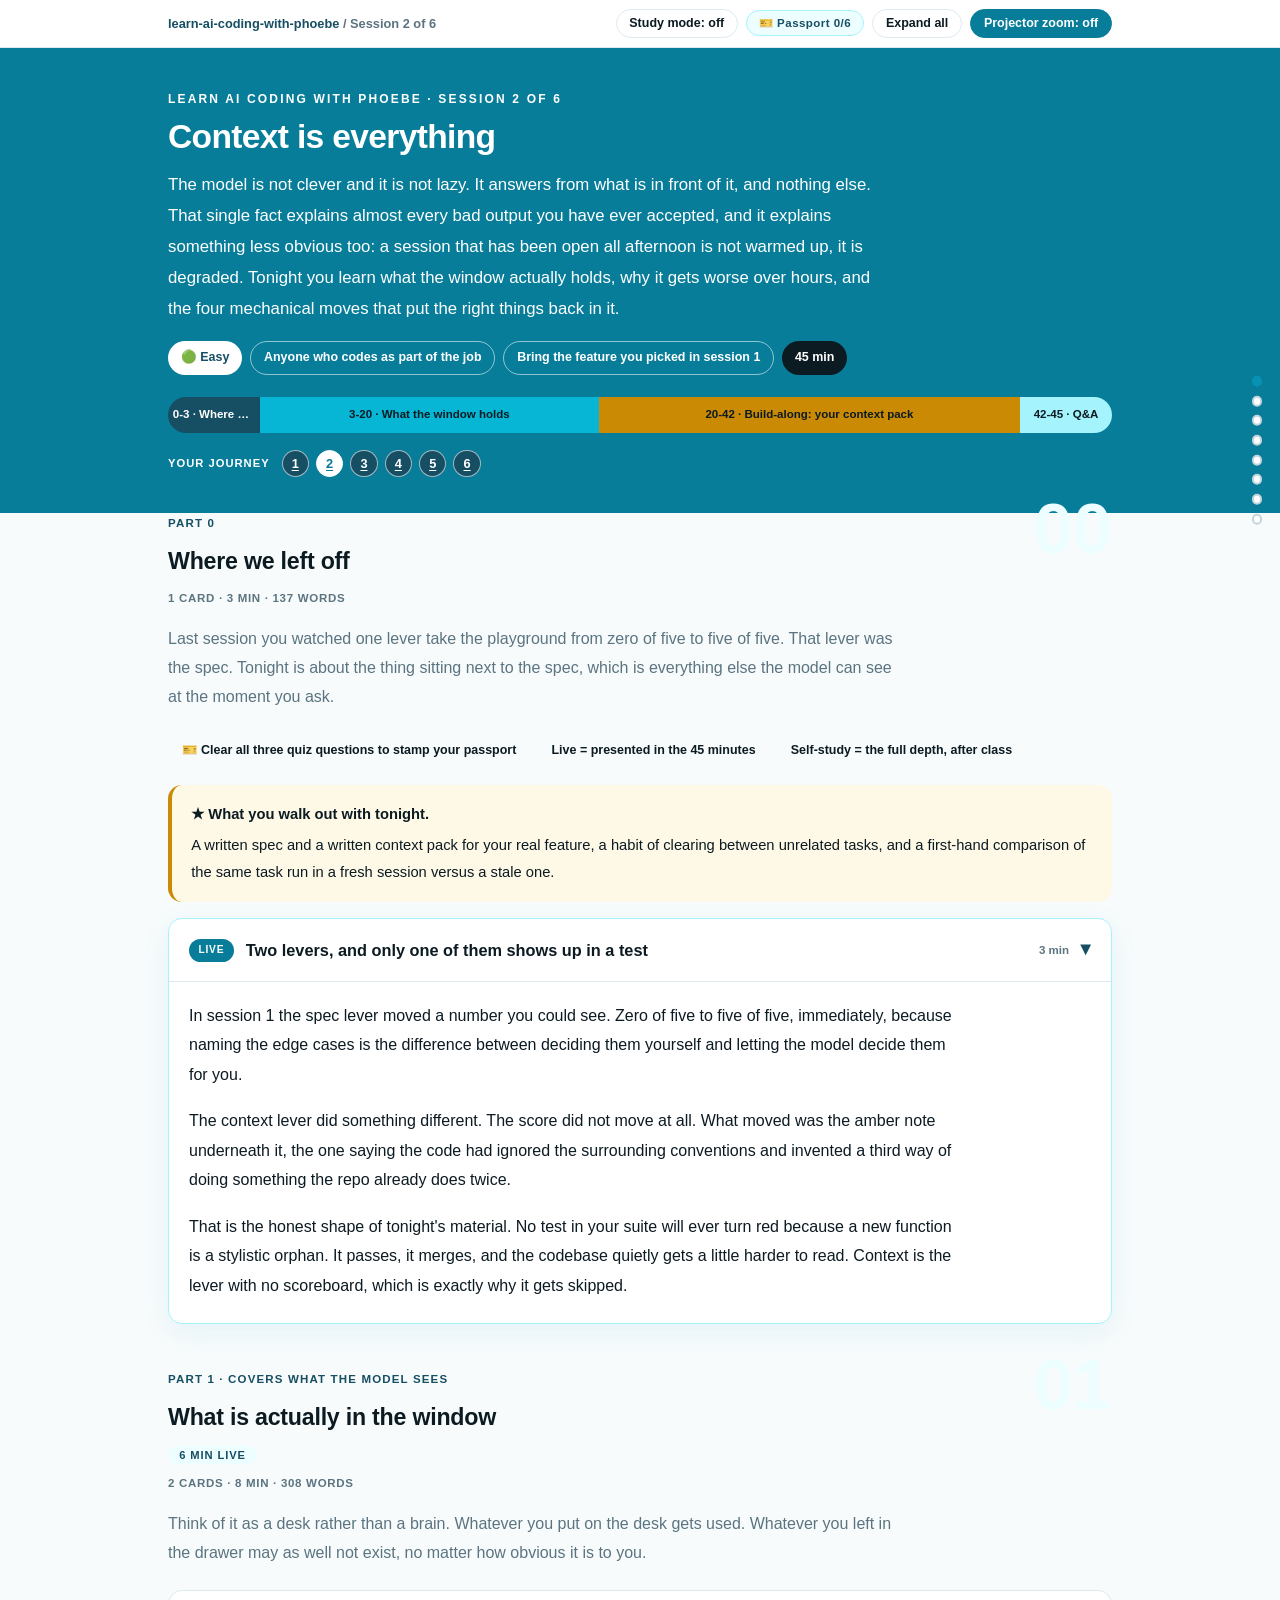
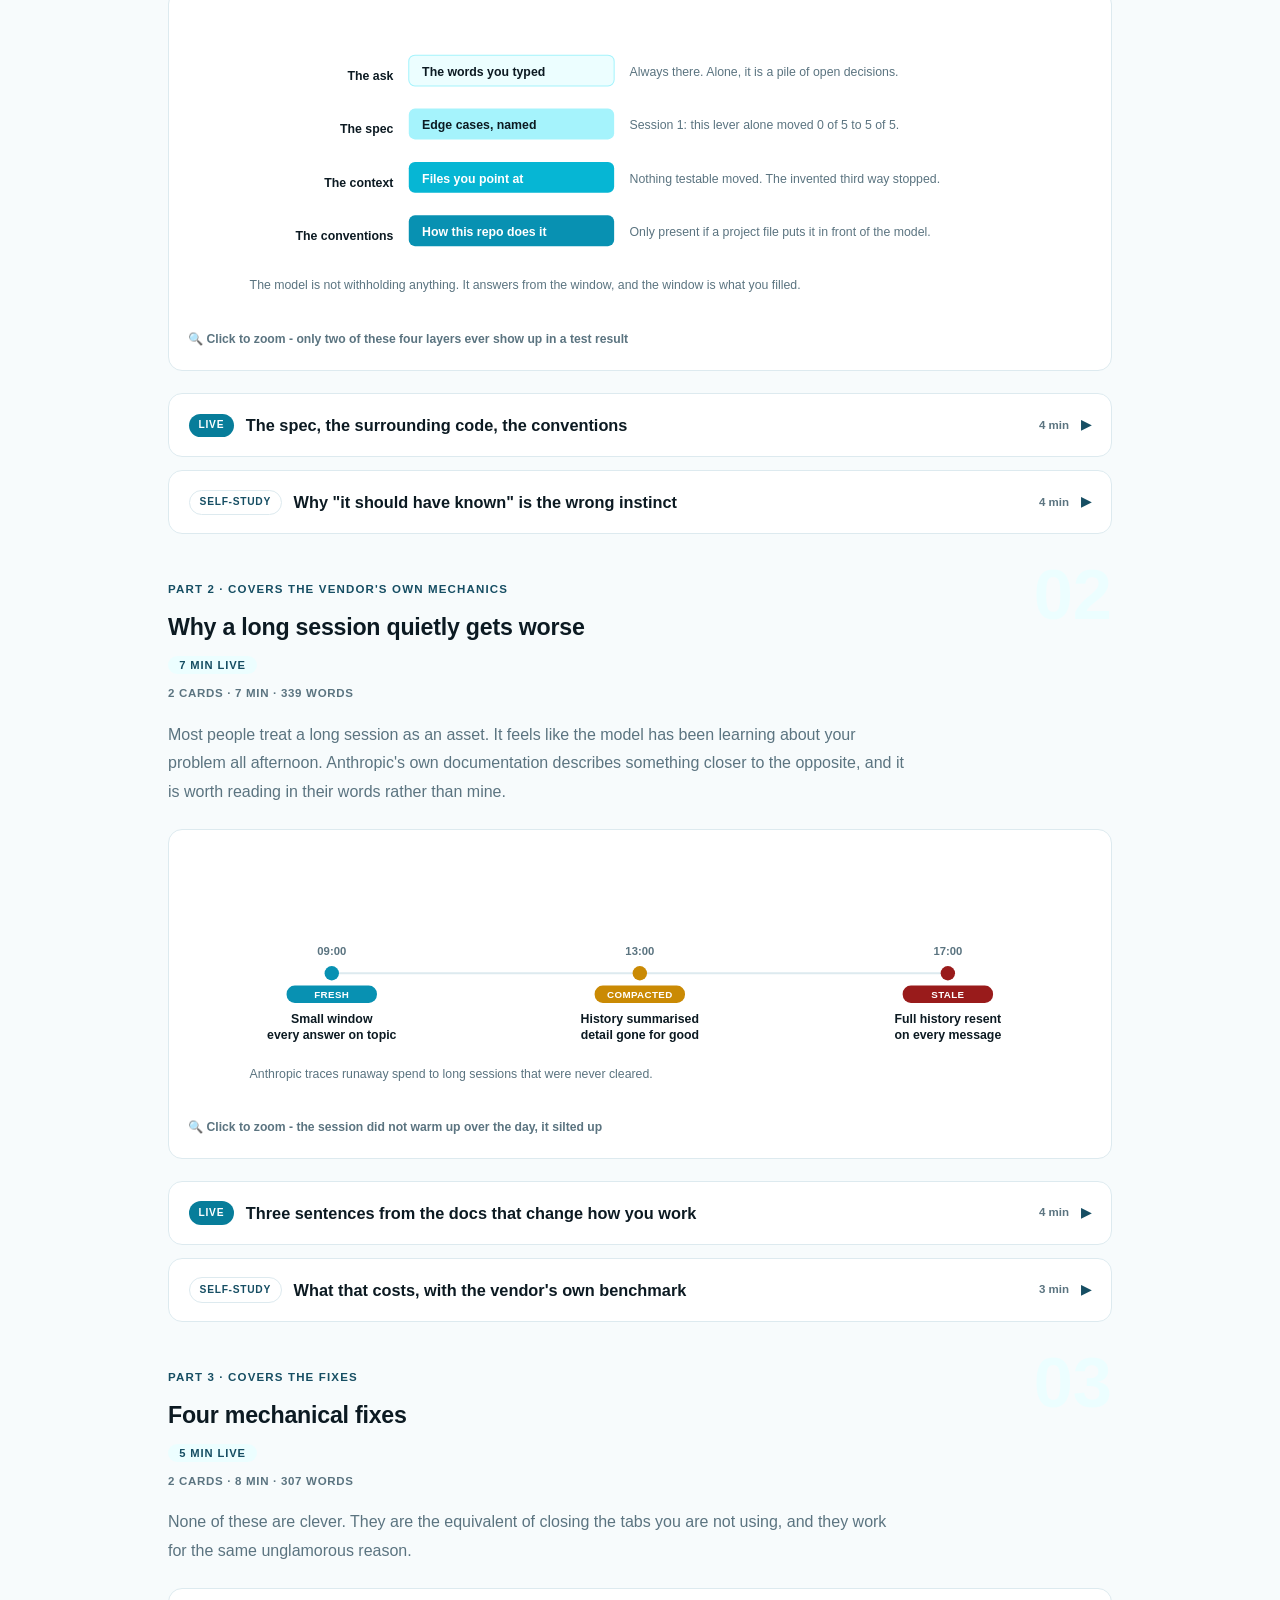
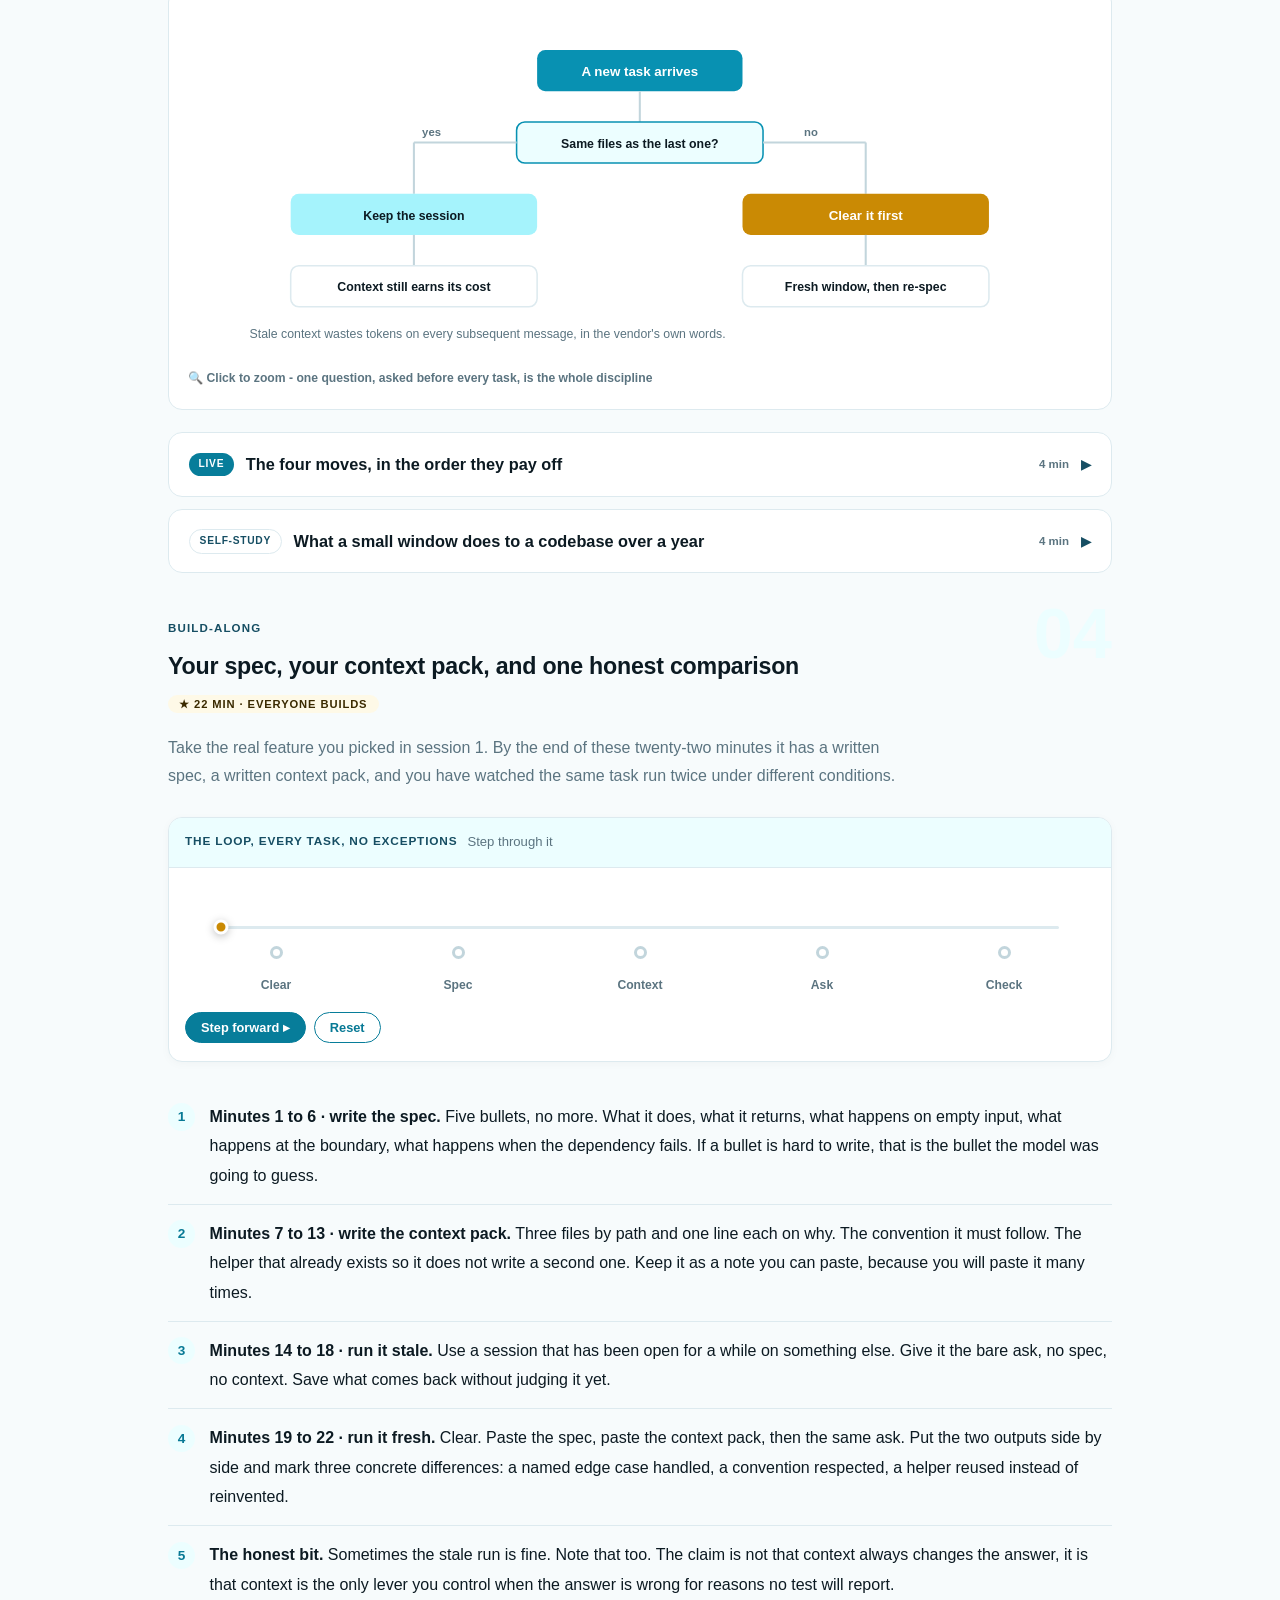
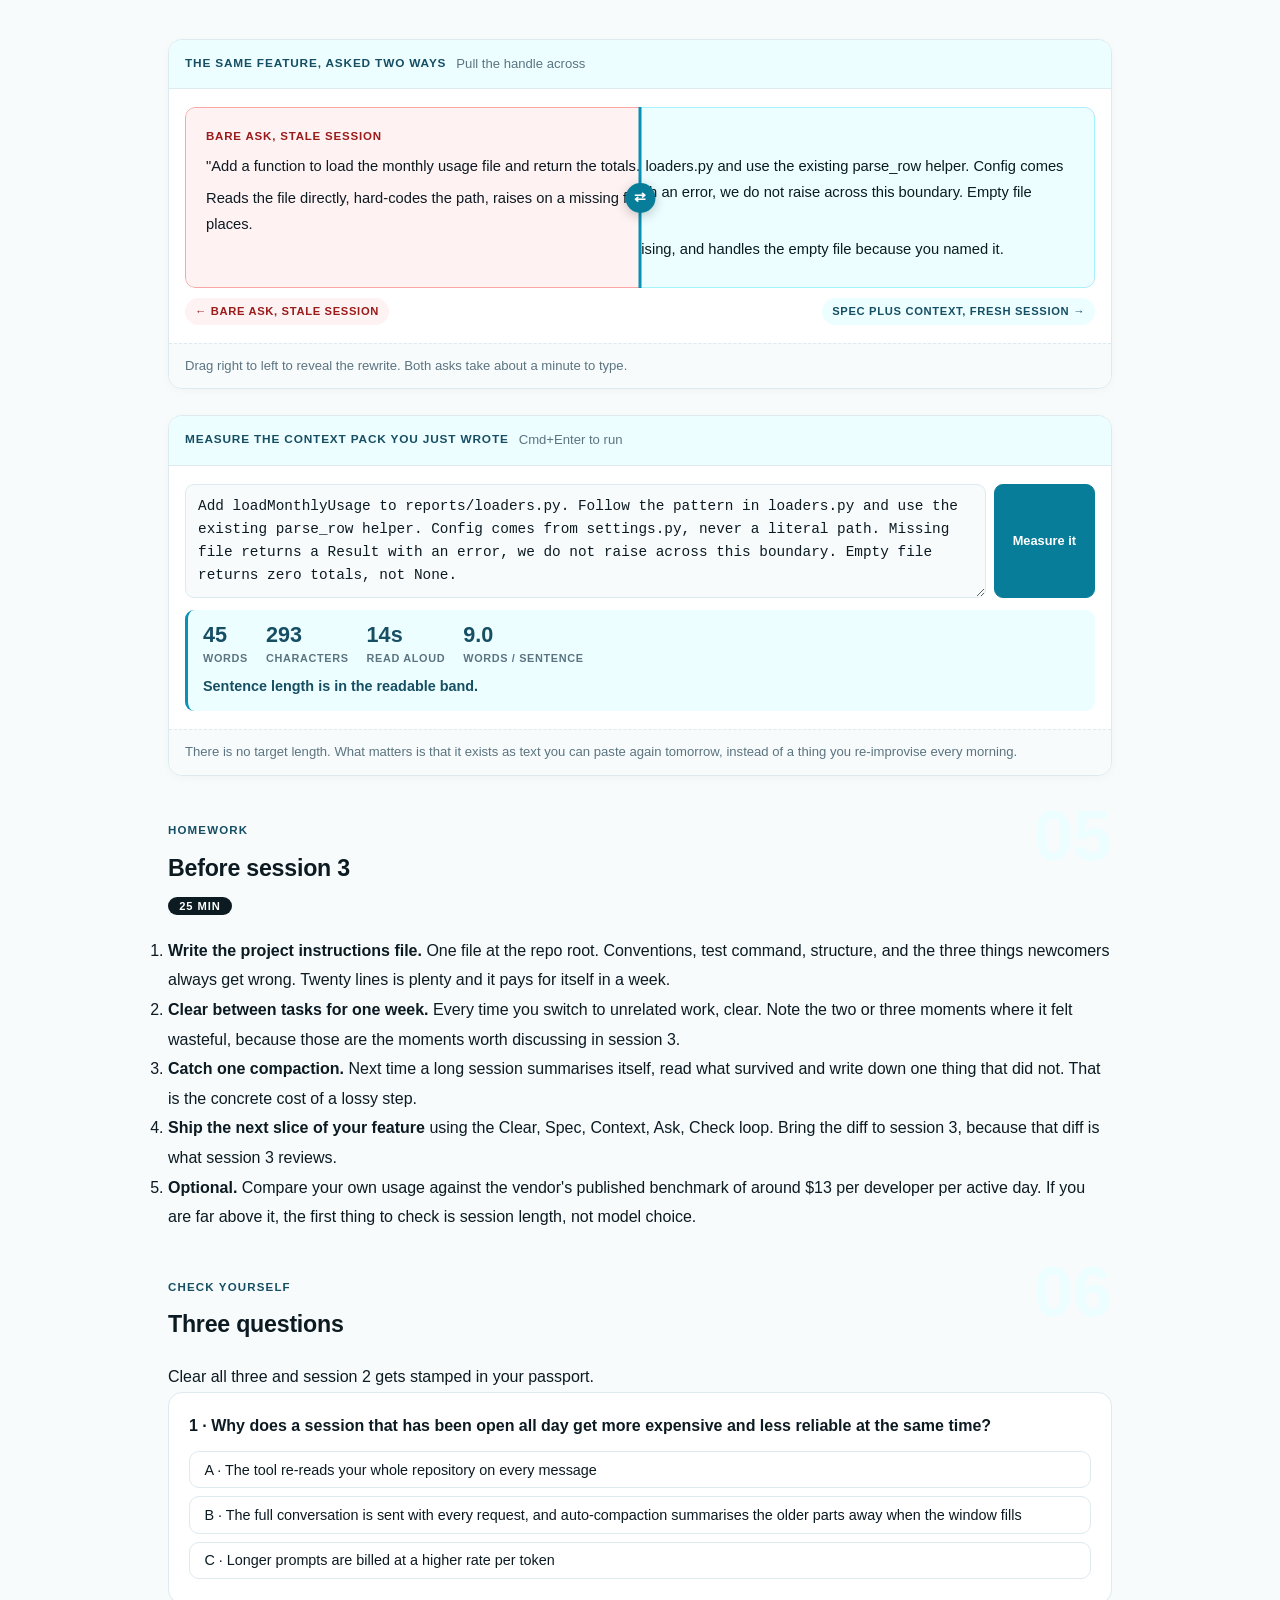
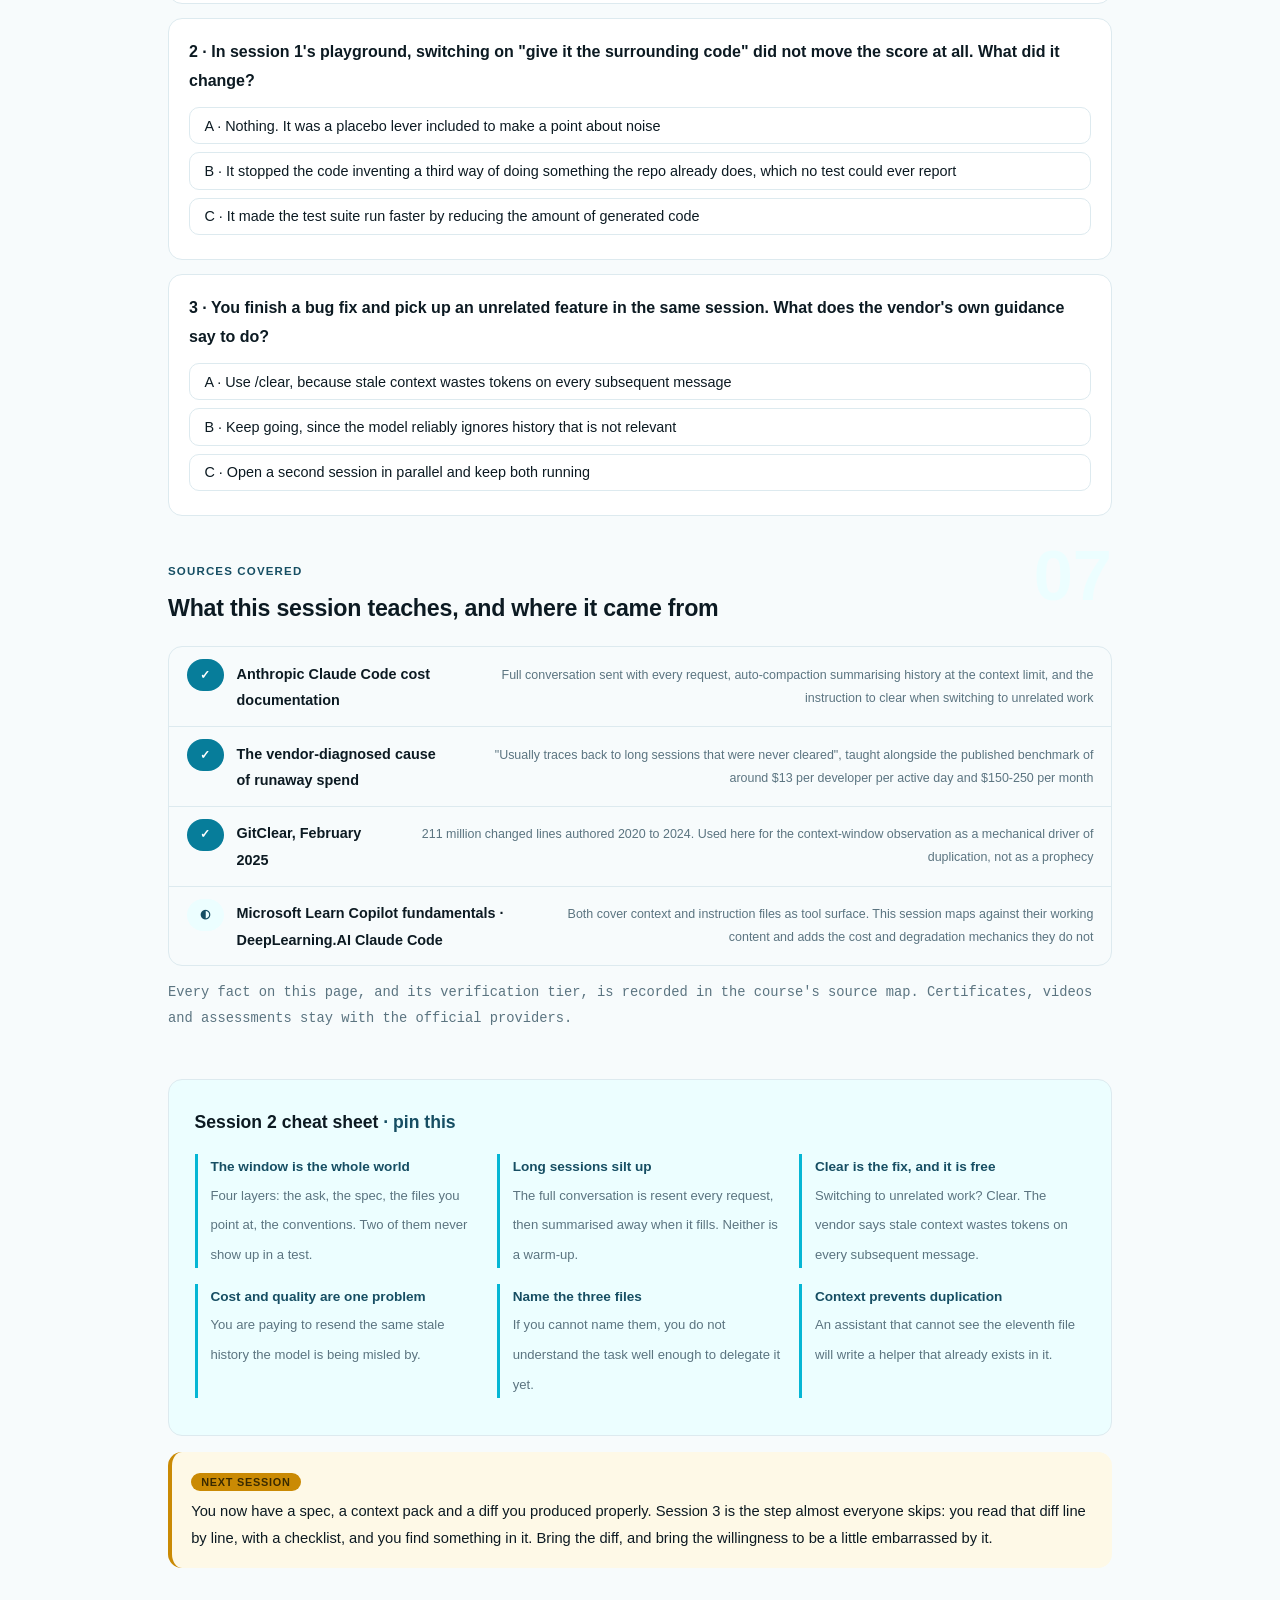
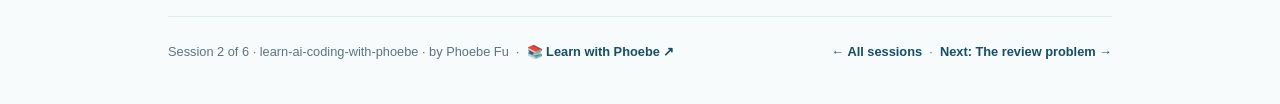
<file: courses/02-context-is-everything.html>
<!DOCTYPE html>
<html lang="en">
<head>
<meta charset="UTF-8">
<meta name="viewport" content="width=device-width, initial-scale=1.0">
<!-- social:start -->
<meta name="description" content="Session 2 of 6. The model only knows what is in front of it. Why a long session quietly gets worse rather than better, what auto-compaction throws away, and the four mechanical fixes that put the right things back in the window.">
<meta property="og:type" content="article">
<meta property="og:site_name" content="Learn with Phoebe">
<meta property="og:title" content="Context is everything - learn ai coding with phoebe">
<meta property="og:description" content="Session 2 of 6. What the model actually sees, why long sessions degrade, and the vendor's own instruction to clear between tasks.">
<meta property="og:url" content="https://phoebefu6.github.io/learn-ai-coding-with-phoebe/courses/02-context-is-everything.html">
<meta property="og:image" content="https://phoebefu6.github.io/learn-ai-coding-with-phoebe/assets/og-cover.png">
<meta property="og:image:width" content="1200">
<meta property="og:image:height" content="630">
<meta name="twitter:card" content="summary_large_image">
<meta name="twitter:title" content="Context is everything - learn ai coding with phoebe">
<meta name="twitter:description" content="Session 2 of 6. Why a long session gets worse, not better, and the four fixes that reverse it.">
<meta name="twitter:image" content="https://phoebefu6.github.io/learn-ai-coding-with-phoebe/assets/og-cover.png">
<!-- social:end -->
<title>Session 2 · Context is everything - learn ai coding with phoebe</title>
<link rel="stylesheet" href="../assets/style.css?v=30">
</head>
<body>

<div class="toolbar">
  <div class="wrap">
    <span class="crumb"><a href="../index.html">learn-ai-coding-with-phoebe</a> / Session 2 of 6</span>
    <button class="btn" id="toggle-all" type="button">Expand all</button>
    <button class="btn primary" id="zoom-toggle" type="button">Projector zoom: off</button>
  </div>
</div>

<header class="masthead">
  <div class="wrap">
    <div class="eyebrow">Learn AI Coding with Phoebe · Session 2 of 6</div>
    <h1>Context is <span class="accent">everything</span></h1>
    <p class="sub">The model is not clever and it is not lazy. It answers from what is in front of it, and nothing else. That single fact explains almost every bad output you have ever accepted, and it explains something less obvious too: a session that has been open all afternoon is not warmed up, it is degraded. Tonight you learn what the window actually holds, why it gets worse over hours, and the four mechanical moves that put the right things back in it.</p>
    <div class="chip-row">
      <span class="chip level">🟢 Easy</span>
      <span class="chip audience">Anyone who codes as part of the job</span>
      <span class="chip audience">Bring the feature you picked in session 1</span>
      <span class="chip time">45 min</span>
    </div>
    <div class="agenda">
      <span class="a1" style="flex:1">0-3 · Where we left off</span>
      <span class="a2" style="flex:4">3-20 · What the window holds</span>
      <span class="a3" style="flex:5">20-42 · Build-along: your context pack</span>
      <span class="a4" style="flex:1">42-45 · Q&amp;A</span>
    </div>
  </div>
</header>

<main class="wrap">

  <!-- ============ INTRO ============ -->
  <section class="section" id="intro">
    <div class="section-kicker">
      <span class="klabel">Part 0</span>
      <h2>Where we left off</h2>
    </div>
    <p class="lede">Last session you watched one lever take the playground from zero of five to five of five. That lever was the spec. Tonight is about the thing sitting next to the spec, which is everything else the model can see at the moment you ask.</p>

    <div class="legend">
      <span class="pill">🎫 Clear all three quiz questions to stamp your passport</span>
      <span class="pill">Live = presented in the 45 minutes</span>
      <span class="pill">Self-study = the full depth, after class</span>
    </div>

    <div class="callout win">
      <p><strong>★ What you walk out with tonight.</strong> A written spec and a written context pack for your real feature, a habit of clearing between unrelated tasks, and a first-hand comparison of the same task run in a fresh session versus a stale one.</p>
    </div>

    <details class="card" open>
      <summary><span class="mode live">Live</span>Two levers, and only one of them shows up in a test<span class="mini">3 min</span><span class="caret">▶</span></summary>
      <div class="body">
        <p>In session 1 the spec lever moved a number you could see. Zero of five to five of five, immediately, because naming the edge cases is the difference between deciding them yourself and letting the model decide them for you.</p>
        <p>The context lever did something different. The score did not move at all. What moved was the amber note underneath it, the one saying the code had ignored the surrounding conventions and invented a third way of doing something the repo already does twice.</p>
        <p>That is the honest shape of tonight's material. No test in your suite will ever turn red because a new function is a stylistic orphan. It passes, it merges, and the codebase quietly gets a little harder to read. Context is the lever with no scoreboard, which is exactly why it gets skipped.</p>
      </div>
    </details>
  </section>

  <!-- ============ PART 1 ============ -->
  <section class="section" id="part-1">
    <div class="section-kicker">
      <span class="klabel">Part 1 · covers what the model sees</span>
      <h2>What is actually in the window</h2>
      <span class="tag concept">6 min live</span>
    </div>
    <p class="lede">Think of it as a desk rather than a brain. Whatever you put on the desk gets used. Whatever you left in the drawer may as well not exist, no matter how obvious it is to you.</p>

    <figure class="zoomable">
      <svg viewBox="0 0 880 300" xmlns="http://www.w3.org/2000/svg" role="img" aria-label="Four layers of context: the ask, the spec, the files you point at, and the repository conventions, each with what it adds and whether a test can see it">
        <style>
          .c2aL { font: 600 12px Inter, sans-serif; fill: #0C1A22; }
          .c2aD { font: 700 12px Inter, sans-serif; fill: #0C1A22; }
          .c2aW { font: 700 12px Inter, sans-serif; fill: #fff; }
          .c2aN { font: 400 12px Inter, sans-serif; fill: #5B7480; }
        </style>
        <text class="c2aL" x="200" y="68" text-anchor="end">The ask</text>
        <rect x="215" y="44" width="200" height="30" rx="6" fill="#ECFEFF" stroke="#A5F3FC"/>
        <text class="c2aD" x="228" y="64">The words you typed</text>
        <text class="c2aN" x="430" y="64">Always there. Alone, it is a pile of open decisions.</text>

        <text class="c2aL" x="200" y="120" text-anchor="end">The spec</text>
        <rect x="215" y="96" width="200" height="30" rx="6" fill="#A5F3FC"/>
        <text class="c2aD" x="228" y="116">Edge cases, named</text>
        <text class="c2aN" x="430" y="116">Session 1: this lever alone moved 0 of 5 to 5 of 5.</text>

        <text class="c2aL" x="200" y="172" text-anchor="end">The context</text>
        <rect x="215" y="148" width="200" height="30" rx="6" fill="#06B6D4"/>
        <text class="c2aW" x="228" y="168">Files you point at</text>
        <text class="c2aN" x="430" y="168">Nothing testable moved. The invented third way stopped.</text>

        <text class="c2aL" x="200" y="224" text-anchor="end">The conventions</text>
        <rect x="215" y="200" width="200" height="30" rx="6" fill="#0891B2"/>
        <text class="c2aW" x="228" y="220">How this repo does it</text>
        <text class="c2aN" x="430" y="220">Only present if a project file puts it in front of the model.</text>

        <text class="c2aN" x="60" y="272">The model is not withholding anything. It answers from the window, and the window is what you filled.</text>
      </svg>
      <figcaption>🔍 Click to zoom - only two of these four layers ever show up in a test result</figcaption>
    </figure>

    <details class="card">
      <summary><span class="mode live">Live</span>The spec, the surrounding code, the conventions<span class="mini">4 min</span><span class="caret">▶</span></summary>
      <div class="body">
        <p><strong>The spec</strong> is what the thing must do, including the parts that are boring. Empty input. The boundary value. What happens on the error path. If you do not write those down, the model picks them, and it picks the most common pattern in its training rather than the one your system needs.</p>
        <p><strong>The surrounding code</strong> is the shape of the answer. Which helper already exists, how errors travel through this service, what a function in this file normally looks like. You know all of it and none of it is in the window unless you put it there.</p>
        <p><strong>The conventions</strong> are the rules nobody wrote down: this repo returns result objects rather than throwing, tests live next to the source, dates are always UTC at the boundary. These are the ones that produce the stylistic orphan.</p>
        <div class="callout example">
          <span class="ex-pill">Real world</span>
          <p>An analyst asks for "a function to load the monthly file". What comes back reads pandas directly, hard-codes the path and raises on a missing file. All three are wrong for that team, and none of the three is a bug. Their loader module, their config object and their result-not-exception convention were all sitting in the drawer.</p>
        </div>
      </div>
    </details>

    <details class="card">
      <summary><span class="mode self">Self-study</span>Why "it should have known" is the wrong instinct<span class="mini">4 min</span><span class="caret">▶</span></summary>
      <div class="body">
        <p>When a colleague joins your team you do not expect them to guess the conventions. You point them at three files and a wiki page. The assistant deserves less patience than the colleague and needs more of the same input, because it will never walk over and ask.</p>
        <p>The useful reframe: every time you are annoyed at an output, ask what you would have had to hand a competent stranger for that answer to be obvious. That list is your context pack. It is usually shorter than you expect, and it is almost always the same list every time, which is why it belongs in a file rather than in your fingers.</p>
      </div>
    </details>
  </section>

  <!-- ============ PART 2 ============ -->
  <section class="section" id="part-2">
    <div class="section-kicker">
      <span class="klabel">Part 2 · covers the vendor's own mechanics</span>
      <h2>Why a long session quietly gets worse</h2>
      <span class="tag concept">7 min live</span>
    </div>
    <p class="lede">Most people treat a long session as an asset. It feels like the model has been learning about your problem all afternoon. Anthropic's own documentation describes something closer to the opposite, and it is worth reading in their words rather than mine.</p>

    <figure class="zoomable">
      <svg viewBox="0 0 880 250" xmlns="http://www.w3.org/2000/svg" role="img" aria-label="One session across a working day: fresh in the morning, summarised by auto-compaction at midday, and by evening resending a full stale history with every message">
        <style>
          .c2bD { font: 700 11px Inter, sans-serif; fill: #5B7480; }
          .c2bL { font: 600 12px Inter, sans-serif; fill: #0C1A22; }
          .c2bB { font: 700 9.5px Inter, sans-serif; fill: #fff; letter-spacing: .04em; }
          .c2bN { font: 400 12px Inter, sans-serif; fill: #5B7480; }
        </style>
        <line x1="140" y1="120" x2="740" y2="120" stroke="#DDEAEF" stroke-width="2"/>
        <circle cx="140" cy="120" r="7" fill="#0891B2"/>
        <text class="c2bD" x="140" y="102" text-anchor="middle">09:00</text>
        <rect x="96" y="132" width="88" height="17" rx="8" fill="#0891B2"/>
        <text class="c2bB" x="140" y="144" text-anchor="middle">FRESH</text>
        <text class="c2bL" x="140" y="168" text-anchor="middle">Small window</text>
        <text class="c2bL" x="140" y="184" text-anchor="middle">every answer on topic</text>
        <circle cx="440" cy="120" r="7" fill="#CA8A04"/>
        <text class="c2bD" x="440" y="102" text-anchor="middle">13:00</text>
        <rect x="396" y="132" width="88" height="17" rx="8" fill="#CA8A04"/>
        <text class="c2bB" x="440" y="144" text-anchor="middle">COMPACTED</text>
        <text class="c2bL" x="440" y="168" text-anchor="middle">History summarised</text>
        <text class="c2bL" x="440" y="184" text-anchor="middle">detail gone for good</text>
        <circle cx="740" cy="120" r="7" fill="#991B1B"/>
        <text class="c2bD" x="740" y="102" text-anchor="middle">17:00</text>
        <rect x="696" y="132" width="88" height="17" rx="8" fill="#991B1B"/>
        <text class="c2bB" x="740" y="144" text-anchor="middle">STALE</text>
        <text class="c2bL" x="740" y="168" text-anchor="middle">Full history resent</text>
        <text class="c2bL" x="740" y="184" text-anchor="middle">on every message</text>
        <text class="c2bN" x="60" y="222">Anthropic traces runaway spend to long sessions that were never cleared.</text>
      </svg>
      <figcaption>🔍 Click to zoom - the session did not warm up over the day, it silted up</figcaption>
    </figure>

    <details class="card">
      <summary><span class="mode live">Live</span>Three sentences from the docs that change how you work<span class="mini">4 min</span><span class="caret">▶</span></summary>
      <div class="body">
        <p>These are Anthropic's own words about their own product, which is why they carry weight. A vendor writing down a limitation is worth more than any warning from outside.</p>
        <div class="prompt-box good">
          <span class="label">★ Anthropic, Claude Code cost documentation</span>
Claude Code "sends your full conversation with every request... so a one-line
question in a session that has been open all day still draws usage for the
whole conversation."

Auto-compaction "summarizes conversation history when approaching context
limits."

"Use `/clear` to start fresh when switching to unrelated work. Stale context
wastes tokens on every subsequent message."
        </div>
        <p>Read them together and the mechanism is plain. Nothing is discarded as you work, so the bill grows with the length of the day rather than the size of the question. Then, when the window fills, the history is summarised, and a summary is lossy by design. The precise thing you agreed at 10am becomes a sentence about having agreed something.</p>
        <p>Their own diagnosis of the teams who get a shocking invoice, verbatim, is that it "usually traces back to long sessions that were never cleared."</p>
      </div>
    </details>

    <details class="card">
      <summary><span class="mode self">Self-study</span>What that costs, with the vendor's own benchmark<span class="mini">3 min</span><span class="caret">▶</span></summary>
      <div class="body">
        <p>The same documentation publishes a figure teams can plan against: <strong>"around $13 per developer per active day and $150-250 per developer per month"</strong>. That is the benchmark to compare your own usage to, and it is the only cost number in this course that comes from the vendor rather than from a forum.</p>
        <table class="clean">
          <tr><th>The habit</th><th>What it does to the window</th><th>What it does to the bill</th></tr>
          <tr><td>One session open all day</td><td>Full history resent with every request, then compacted lossily</td><td>Every message priced against the whole conversation</td></tr>
          <tr><td><span class="mono">/clear</span> between unrelated tasks</td><td>Window holds only what this task needs</td><td>The vendor's own recommended fix for runaway spend</td></tr>
          <tr><td>Project instructions file</td><td>Conventions present from the first message, every session</td><td>Small and constant, instead of re-explained every time</td></tr>
        </table>
        <div class="callout tip">
          <p><strong>The part people miss.</strong> Cost and quality are the same problem here, not two problems. The stale history you are paying to resend is also the stale history the model is reading. You are being charged to be misled by this morning's abandoned approach.</p>
        </div>
      </div>
    </details>
  </section>

  <!-- ============ PART 3 ============ -->
  <section class="section" id="part-3">
    <div class="section-kicker">
      <span class="klabel">Part 3 · covers the fixes</span>
      <h2>Four mechanical fixes</h2>
      <span class="tag concept">5 min live</span>
    </div>
    <p class="lede">None of these are clever. They are the equivalent of closing the tabs you are not using, and they work for the same unglamorous reason.</p>

    <figure class="zoomable">
      <svg viewBox="0 0 880 340" xmlns="http://www.w3.org/2000/svg" role="img" aria-label="A decision for every new task: if it touches the same files keep the session, otherwise clear first and rebuild the spec and context">
        <style>
          .c2cT { font: 700 13px Inter, sans-serif; fill: #fff; }
          .c2cK { font: 600 12px Inter, sans-serif; fill: #0C1A22; }
          .c2cE { font: 700 11px Inter, sans-serif; fill: #5B7480; }
          .c2cN { font: 400 12px Inter, sans-serif; fill: #5B7480; }
        </style>
        <rect x="340" y="40" width="200" height="40" rx="8" fill="#0891B2"/>
        <text class="c2cT" x="440" y="65" text-anchor="middle">A new task arrives</text>
        <line x1="440" y1="80" x2="440" y2="110" stroke="#C2D5DC" stroke-width="2"/>
        <rect x="320" y="110" width="240" height="40" rx="8" fill="#ECFEFF" stroke="#0891B2" stroke-width="1.5"/>
        <text class="c2cK" x="440" y="135" text-anchor="middle">Same files as the last one?</text>
        <line x1="320" y1="130" x2="220" y2="130" stroke="#C2D5DC" stroke-width="2"/>
        <line x1="220" y1="130" x2="220" y2="180" stroke="#C2D5DC" stroke-width="2"/>
        <line x1="560" y1="130" x2="660" y2="130" stroke="#C2D5DC" stroke-width="2"/>
        <line x1="660" y1="130" x2="660" y2="180" stroke="#C2D5DC" stroke-width="2"/>
        <text class="c2cE" x="228" y="124">yes</text>
        <text class="c2cE" x="600" y="124">no</text>
        <rect x="100" y="180" width="240" height="40" rx="8" fill="#A5F3FC"/>
        <text class="c2cK" x="220" y="205" text-anchor="middle">Keep the session</text>
        <rect x="540" y="180" width="240" height="40" rx="8" fill="#CA8A04"/>
        <text class="c2cT" x="660" y="205" text-anchor="middle">Clear it first</text>
        <line x1="220" y1="220" x2="220" y2="250" stroke="#C2D5DC" stroke-width="2"/>
        <line x1="660" y1="220" x2="660" y2="250" stroke="#C2D5DC" stroke-width="2"/>
        <rect x="100" y="250" width="240" height="40" rx="8" fill="#fff" stroke="#DDEAEF" stroke-width="1.5"/>
        <text class="c2cK" x="220" y="275" text-anchor="middle">Context still earns its cost</text>
        <rect x="540" y="250" width="240" height="40" rx="8" fill="#fff" stroke="#DDEAEF" stroke-width="1.5"/>
        <text class="c2cK" x="660" y="275" text-anchor="middle">Fresh window, then re-spec</text>
        <text class="c2cN" x="60" y="320">Stale context wastes tokens on every subsequent message, in the vendor's own words.</text>
      </svg>
      <figcaption>🔍 Click to zoom - one question, asked before every task, is the whole discipline</figcaption>
    </figure>

    <details class="card">
      <summary><span class="mode live">Live</span>The four moves, in the order they pay off<span class="mini">4 min</span><span class="caret">▶</span></summary>
      <div class="body">
        <p><strong>1. A project instructions file.</strong> One file at the root of the repo that states the conventions, the commands to run tests, the structure, and the things a newcomer always gets wrong. It loads with every session, so you stop paying to re-explain your codebase every morning.</p>
        <p><strong>2. Clear between unrelated tasks.</strong> Finished the bug, picking up the feature? Clear. The vendor's guidance is explicit and it is one keystroke.</p>
        <p><strong>3. Steer compaction with an explicit focus.</strong> If a summarisation is going to happen anyway, say what must survive it. Name the decision, the constraint and the file that matters, so the lossy step loses the right things.</p>
        <p><strong>4. Name the files.</strong> Do not hope it finds them. Pointing at three specific files is faster, cheaper and more accurate than asking it to search, and it also tells you something: if you cannot name the three files, you do not understand the task well enough to delegate it yet.</p>
      </div>
    </details>

    <details class="card">
      <summary><span class="mode self">Self-study</span>What a small window does to a codebase over a year<span class="mini">4 min</span><span class="caret">▶</span></summary>
      <div class="body">
        <p>There is a consequence to all of this that shows up in the code itself rather than in the invoice. GitClear, analysing 211 million changed lines authored between 2020 and 2024, observed that the most popular assistant of 2024 was limited to roughly ten files fitting in its context window.</p>
        <p>Follow that through. If the assistant can only see ten files, it cannot know that the helper you need already exists in the eleventh. So it writes a new one. That is not a flaw in the model's reasoning, it is arithmetic, and it is a direct mechanical driver of duplication.</p>
        <div class="callout tip">
          <p><strong>Why this matters tonight rather than in session 3.</strong> Session 3 is about catching duplication in your diff. This is the cheaper version: pointing at the file that already contains the helper means it never gets written twice in the first place. Context work is duplication prevention.</p>
        </div>
      </div>
    </details>
  </section>

  <!-- ============ DEMO ============ -->
  <section class="section" id="demo-2">
    <div class="section-kicker">
      <span class="klabel">Build-along</span>
      <h2>Your spec, your context pack, and one honest comparison</h2>
      <span class="tag demo">★ 22 min · everyone builds</span>
    </div>
    <p class="lede">Take the real feature you picked in session 1. By the end of these twenty-two minutes it has a written spec, a written context pack, and you have watched the same task run twice under different conditions.</p>

    <div class="tick" data-stages="Clear|Spec|Context|Ask|Check" data-title="The loop, every task, no exceptions">
      <p class="tick-note" data-stage="0"><b>Clear.</b> New task, new window. If it does not touch the same files as the last thing, start clean.</p>
      <p class="tick-note" data-stage="1"><b>Spec.</b> What it must do, plus empty input, the boundary, and the error path. Written down, not held in your head.</p>
      <p class="tick-note" data-stage="2"><b>Context.</b> Name the three files. Name the convention it will otherwise break.</p>
      <p class="tick-note" data-stage="3"><b>Ask.</b> Now, and only now. The ask is the shortest part of the loop.</p>
      <p class="tick-note" data-stage="4"><b>Check.</b> Read the diff against the spec you just wrote. Session 3 is entirely about this step.</p>
    </div>

    <div class="steps">
      <div class="step"><p><strong>Minutes 1 to 6 · write the spec.</strong> Five bullets, no more. What it does, what it returns, what happens on empty input, what happens at the boundary, what happens when the dependency fails. If a bullet is hard to write, that is the bullet the model was going to guess.</p></div>
      <div class="step"><p><strong>Minutes 7 to 13 · write the context pack.</strong> Three files by path and one line each on why. The convention it must follow. The helper that already exists so it does not write a second one. Keep it as a note you can paste, because you will paste it many times.</p></div>
      <div class="step"><p><strong>Minutes 14 to 18 · run it stale.</strong> Use a session that has been open for a while on something else. Give it the bare ask, no spec, no context. Save what comes back without judging it yet.</p></div>
      <div class="step"><p><strong>Minutes 19 to 22 · run it fresh.</strong> Clear. Paste the spec, paste the context pack, then the same ask. Put the two outputs side by side and mark three concrete differences: a named edge case handled, a convention respected, a helper reused instead of reinvented.</p></div>
      <div class="step"><p><strong>The honest bit.</strong> Sometimes the stale run is fine. Note that too. The claim is not that context always changes the answer, it is that context is the only lever you control when the answer is wrong for reasons no test will report.</p></div>
    </div>

    <div class="wipe" data-title="The same feature, asked two ways" data-label-a="Bare ask, stale session"
         data-label-b="Spec plus context, fresh session" data-foot="Drag right to left to reveal the rewrite. Both asks take about a minute to type.">
      <div class="wipe-a">
        <p>"Add a function to load the monthly usage file and return the totals."</p>
        <p>Reads the file directly, hard-codes the path, raises on a missing file, and writes a parsing helper the repo already has in two other places.</p>
      </div>
      <div class="wipe-b">
        <p>"Add loadMonthlyUsage to reports/loaders.py. Follow the pattern in loaders.py and use the existing parse_row helper. Config comes from settings.py, never a literal path. Missing file returns a Result with an error, we do not raise across this boundary. Empty file returns zero totals, not None."</p>
        <p>Uses the existing helper and config, returns the error rather than raising, and handles the empty file because you named it.</p>
      </div>
    </div>

    <div class="tryrow" data-fn="wordcount" data-multiline="1" data-title="Measure the context pack you just wrote" data-hint="Paste your spec plus context pack here" data-seed="Add loadMonthlyUsage to reports/loaders.py. Follow the pattern in loaders.py and use the existing parse_row helper. Config comes from settings.py, never a literal path. Missing file returns a Result with an error, we do not raise across this boundary. Empty file returns zero totals, not None." data-cta="Measure it" data-foot="There is no target length. What matters is that it exists as text you can paste again tomorrow, instead of a thing you re-improvise every morning."></div>
  </section>

  <!-- ============ HOMEWORK ============ -->
  <section class="section" id="exercise">
    <div class="section-kicker">
      <span class="klabel">Homework</span>
      <h2>Before session 3</h2>
      <span class="tag exercise">25 min</span>
    </div>
    <ol>
      <li><strong>Write the project instructions file.</strong> One file at the repo root. Conventions, test command, structure, and the three things newcomers always get wrong. Twenty lines is plenty and it pays for itself in a week.</li>
      <li><strong>Clear between tasks for one week.</strong> Every time you switch to unrelated work, clear. Note the two or three moments where it felt wasteful, because those are the moments worth discussing in session 3.</li>
      <li><strong>Catch one compaction.</strong> Next time a long session summarises itself, read what survived and write down one thing that did not. That is the concrete cost of a lossy step.</li>
      <li><strong>Ship the next slice of your feature</strong> using the Clear, Spec, Context, Ask, Check loop. Bring the diff to session 3, because that diff is what session 3 reviews.</li>
      <li><strong>Optional.</strong> Compare your own usage against the vendor's published benchmark of around $13 per developer per active day. If you are far above it, the first thing to check is session length, not model choice.</li>
    </ol>
  </section>

  <!-- ============ QUIZ ============ -->
  <section class="section" id="quiz">
    <div class="section-kicker">
      <span class="klabel">Check yourself</span>
      <h2>Three questions</h2>
    </div>
    <p>Clear all three and session 2 gets stamped in your passport.</p>

    <div class="quiz-q" data-answer="1">
      <p class="qtext">1 · Why does a session that has been open all day get more expensive and less reliable at the same time?</p>
      <button class="qopt" type="button">A · The tool re-reads your whole repository on every message</button>
      <button class="qopt" type="button">B · The full conversation is sent with every request, and auto-compaction summarises the older parts away when the window fills</button>
      <button class="qopt" type="button">C · Longer prompts are billed at a higher rate per token</button>
      <p class="qwhy">Anthropic's docs say Claude Code "sends your full conversation with every request", so a one-line question in an all-day session still draws usage for the whole conversation. Auto-compaction then "summarizes conversation history when approaching context limits", which is lossy by design.</p>
    </div>

    <div class="quiz-q" data-answer="1">
      <p class="qtext">2 · In session 1's playground, switching on "give it the surrounding code" did not move the score at all. What did it change?</p>
      <button class="qopt" type="button">A · Nothing. It was a placebo lever included to make a point about noise</button>
      <button class="qopt" type="button">B · It stopped the code inventing a third way of doing something the repo already does, which no test could ever report</button>
      <button class="qopt" type="button">C · It made the test suite run faster by reducing the amount of generated code</button>
      <p class="qwhy">The score stayed at five of five and the amber convention warning cleared. That is the whole lesson: the context lever has no scoreboard, so it gets skipped, and the cost lands on the next person to read the file.</p>
    </div>

    <div class="quiz-q" data-answer="0">
      <p class="qtext">3 · You finish a bug fix and pick up an unrelated feature in the same session. What does the vendor's own guidance say to do?</p>
      <button class="qopt" type="button">A · Use /clear, because stale context wastes tokens on every subsequent message</button>
      <button class="qopt" type="button">B · Keep going, since the model reliably ignores history that is not relevant</button>
      <button class="qopt" type="button">C · Open a second session in parallel and keep both running</button>
      <p class="qwhy">Verbatim from the docs: "Use `/clear` to start fresh when switching to unrelated work. Stale context wastes tokens on every subsequent message." The same page traces runaway spend to long sessions that were never cleared.</p>
    </div>

    <p class="quiz-score"></p>
  </section>

  <!-- ============ OFFICIAL COVERAGE ============ -->
  <section class="section" id="official">
    <div class="section-kicker">
      <span class="klabel">Sources covered</span>
      <h2>What this session teaches, and where it came from</h2>
    </div>
    <div class="covered">
      <div class="covered-row"><span class="status pill solid">✓</span><span class="name">Anthropic Claude Code cost documentation</span><span class="note">Full conversation sent with every request, auto-compaction summarising history at the context limit, and the instruction to clear when switching to unrelated work</span></div>
      <div class="covered-row"><span class="status pill solid">✓</span><span class="name">The vendor-diagnosed cause of runaway spend</span><span class="note">"Usually traces back to long sessions that were never cleared", taught alongside the published benchmark of around $13 per developer per active day and $150-250 per month</span></div>
      <div class="covered-row"><span class="status pill solid">✓</span><span class="name">GitClear, February 2025</span><span class="note">211 million changed lines authored 2020 to 2024. Used here for the context-window observation as a mechanical driver of duplication, not as a prophecy</span></div>
      <div class="covered-row"><span class="status pill light">◐</span><span class="name">Microsoft Learn Copilot fundamentals · DeepLearning.AI Claude Code</span><span class="note">Both cover context and instruction files as tool surface. This session maps against their working content and adds the cost and degradation mechanics they do not</span></div>
    </div>
    <p class="mono" style="margin-top:14px">Every fact on this page, and its verification tier, is recorded in the course's source map. Certificates, videos and assessments stay with the official providers.</p>
  </section>

  <!-- ============ CHEAT SHEET ============ -->
  <section class="cheat" id="cheatsheet">
    <h3>Session 2 cheat sheet <span>· pin this</span></h3>
    <div class="grid-2">
      <div class="cheat-item"><b>The window is the whole world</b><span>Four layers: the ask, the spec, the files you point at, the conventions. Two of them never show up in a test.</span></div>
      <div class="cheat-item"><b>Long sessions silt up</b><span>The full conversation is resent every request, then summarised away when it fills. Neither is a warm-up.</span></div>
      <div class="cheat-item"><b>Clear is the fix, and it is free</b><span>Switching to unrelated work? Clear. The vendor says stale context wastes tokens on every subsequent message.</span></div>
      <div class="cheat-item"><b>Cost and quality are one problem</b><span>You are paying to resend the same stale history the model is being misled by.</span></div>
      <div class="cheat-item"><b>Name the three files</b><span>If you cannot name them, you do not understand the task well enough to delegate it yet.</span></div>
      <div class="cheat-item"><b>Context prevents duplication</b><span>An assistant that cannot see the eleventh file will write a helper that already exists in it.</span></div>
    </div>
  </section>

  <div class="callout next">
    <span class="nx-pill">Next session</span>
    <p>You now have a spec, a context pack and a diff you produced properly. Session 3 is the step almost everyone skips: you read that diff line by line, with a checklist, and you find something in it. Bring the diff, and bring the willingness to be a little embarrassed by it.</p>
  </div>

  <footer class="pagefoot">
    <span>Session 2 of 6 · learn-ai-coding-with-phoebe · by Phoebe Fu &nbsp;·&nbsp; 📚 <a href="https://phoebefu6.github.io/learn-with-phoebe/">Learn with Phoebe ↗</a></span>
    <span><a href="../index.html">← All sessions</a> &nbsp;·&nbsp; <a href="03-the-review-problem.html">Next: The review problem →</a></span>
  </footer>

</main>

<script src="../assets/app.js?v=28"></script>
</body>
</html>
</file>
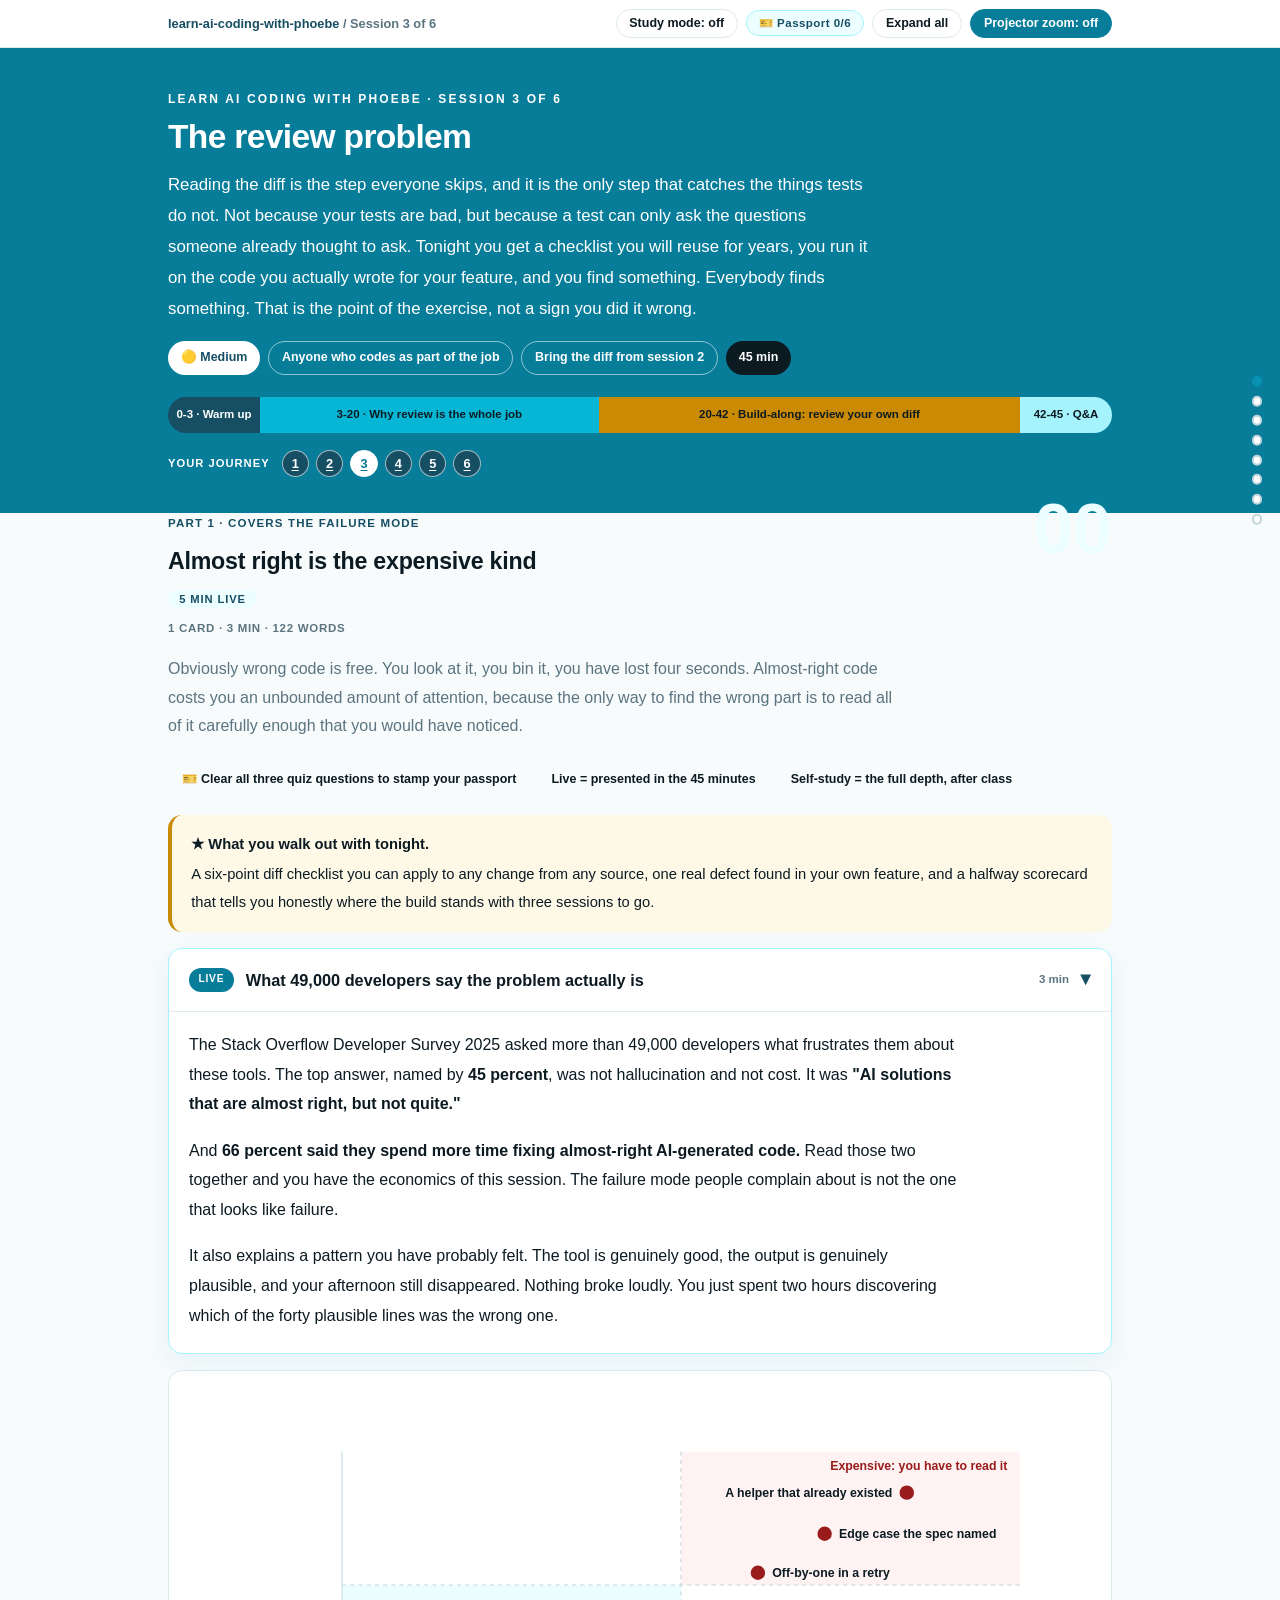
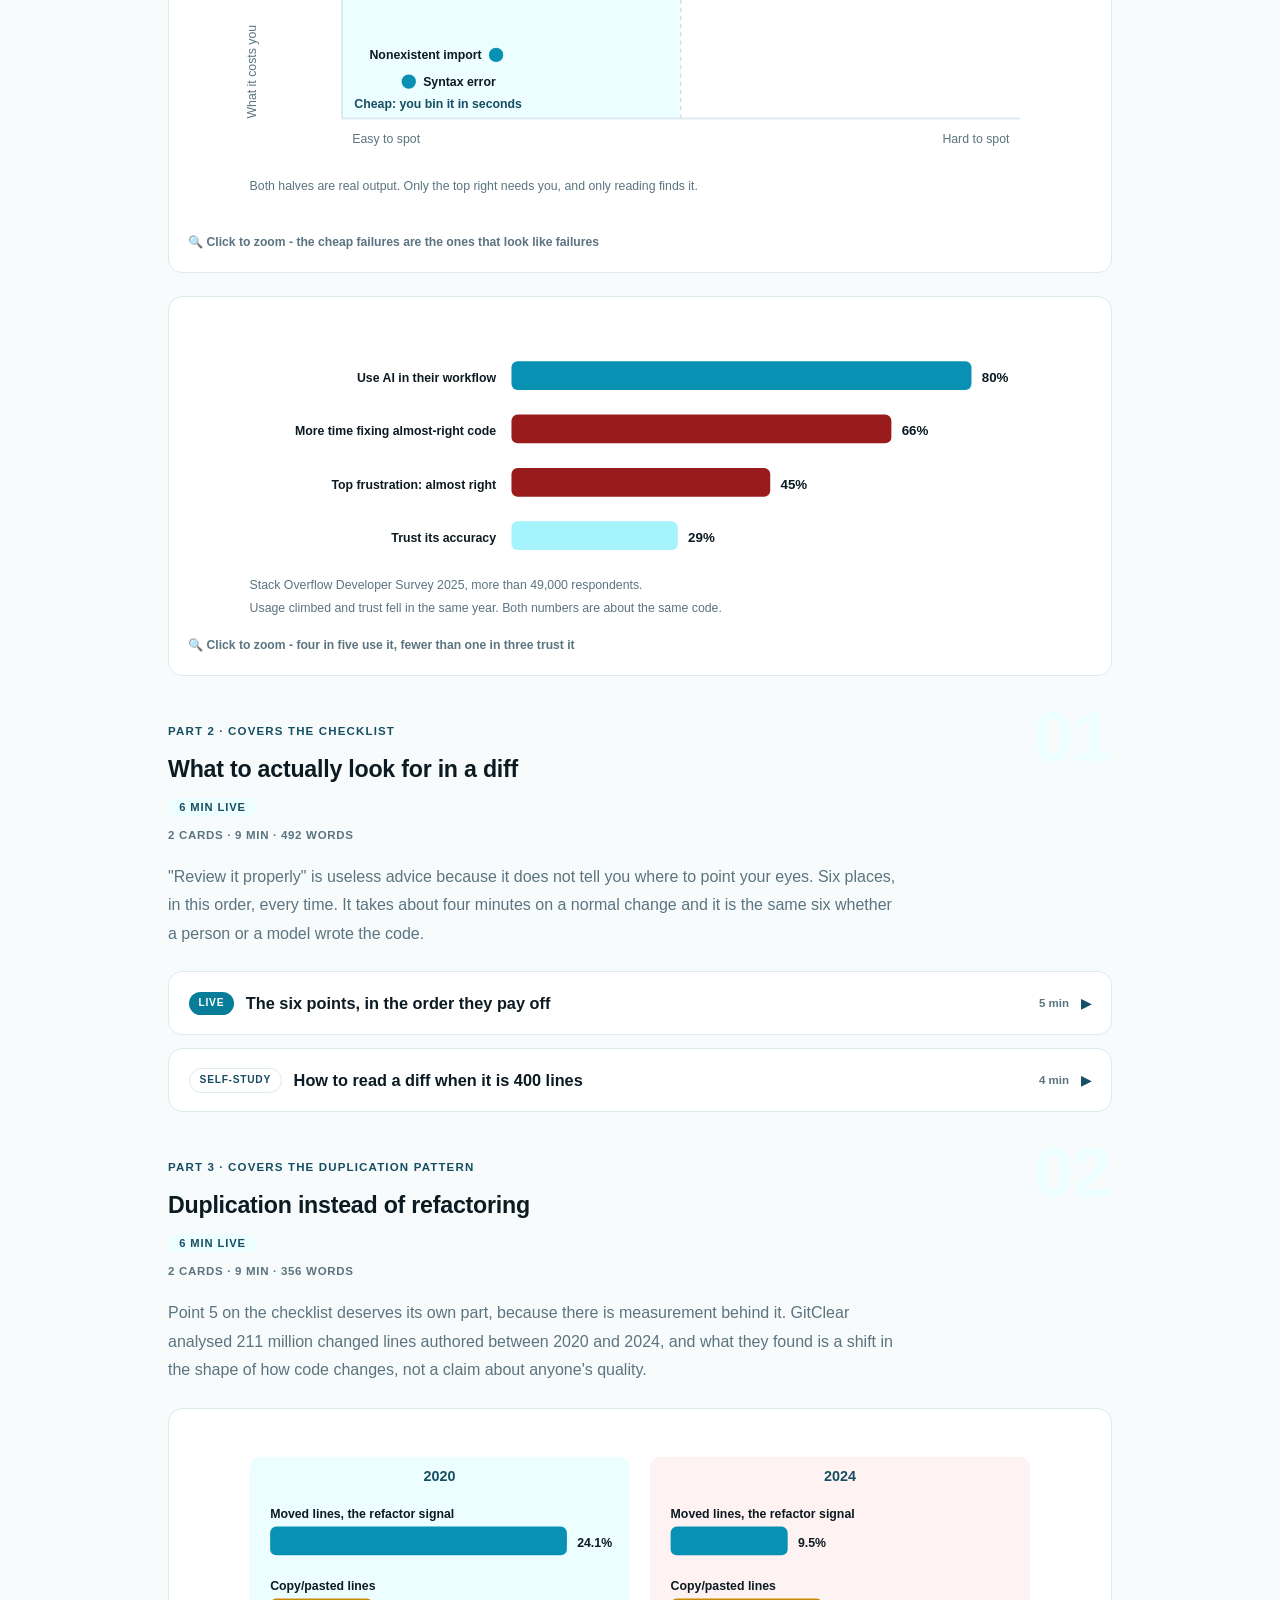
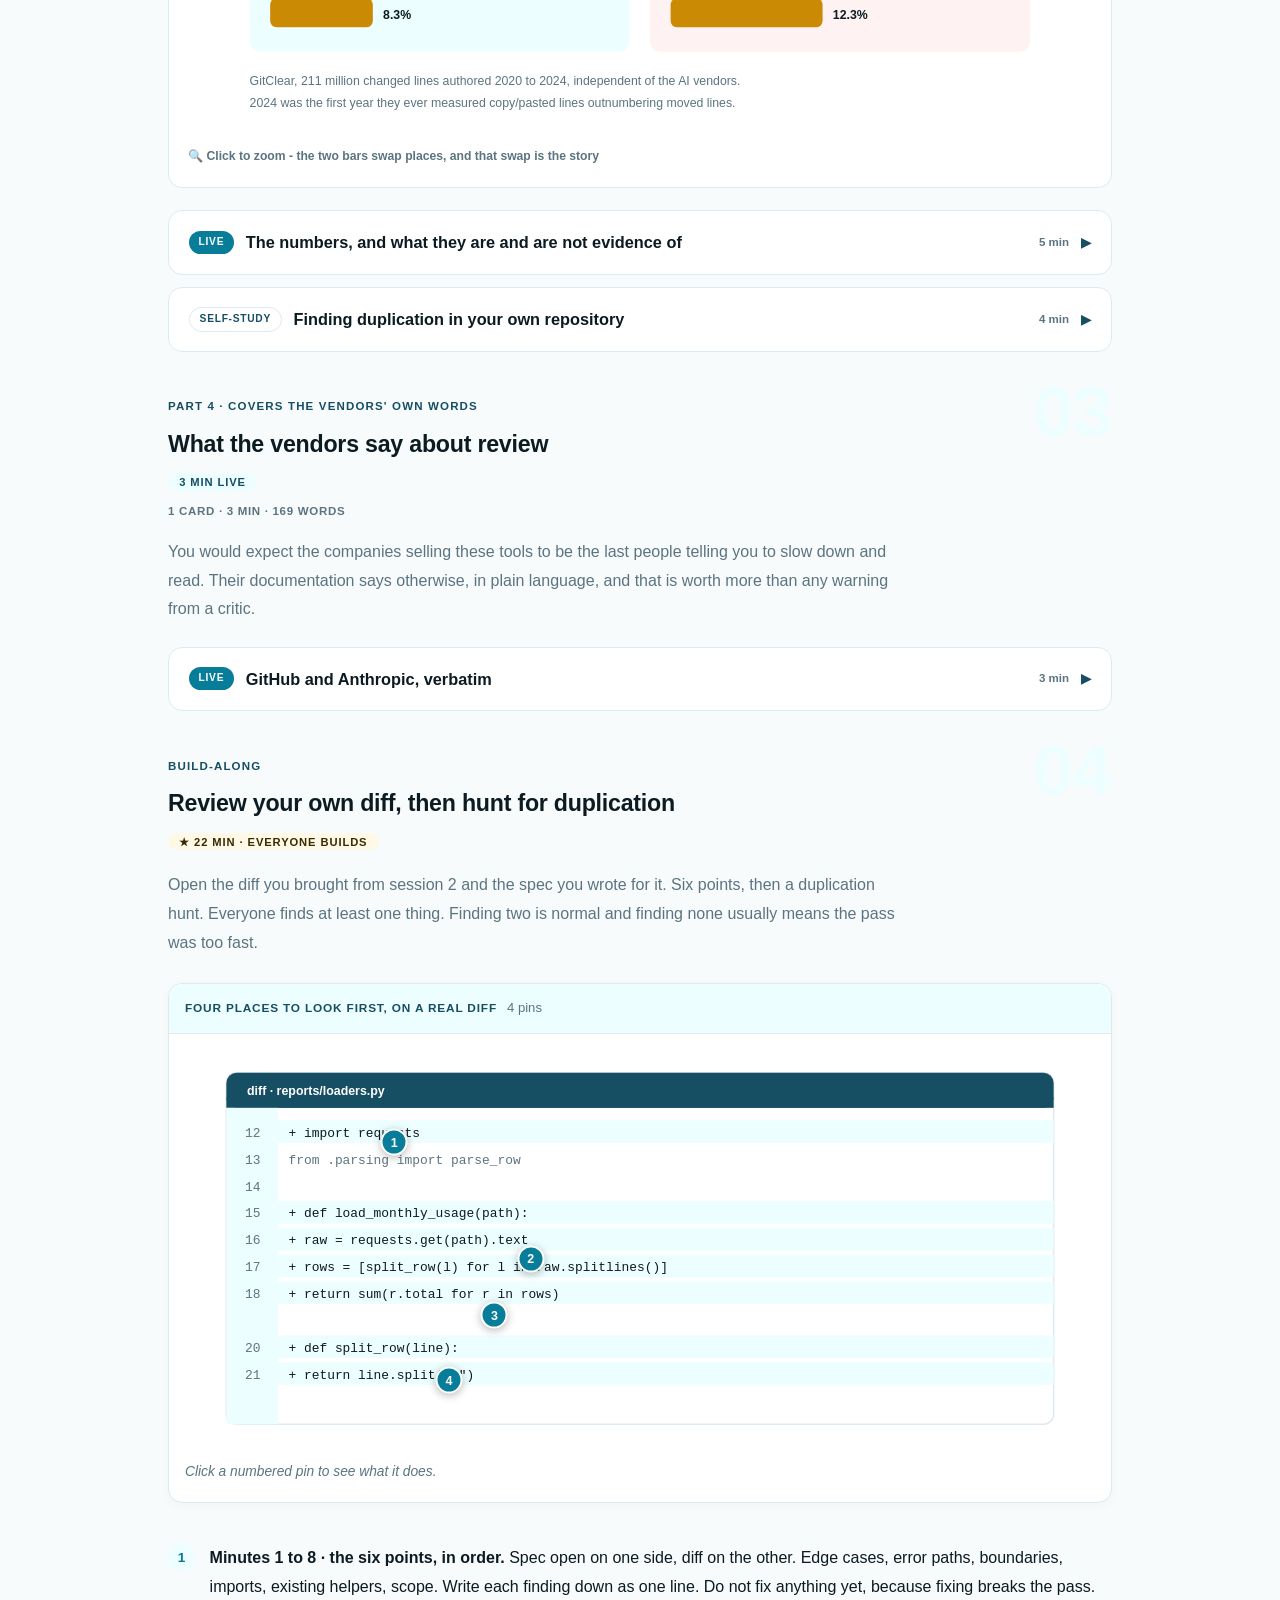
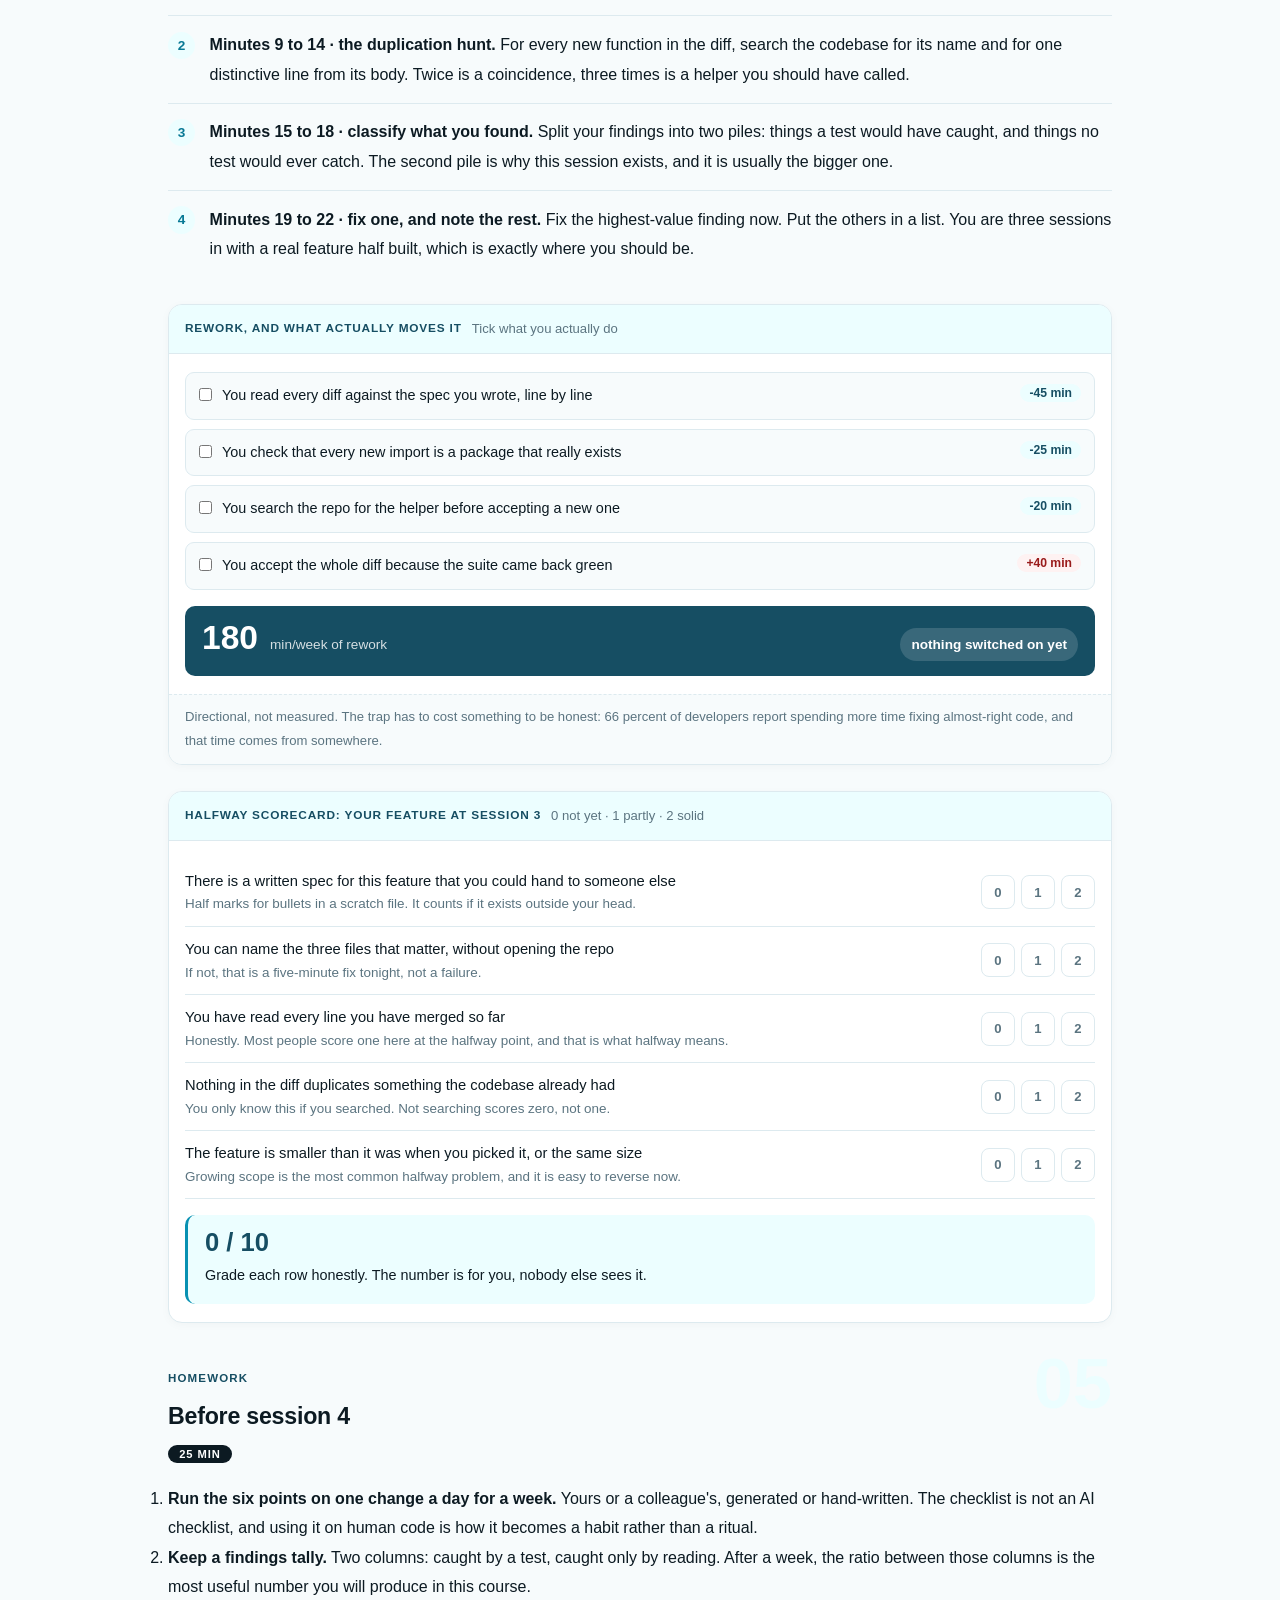
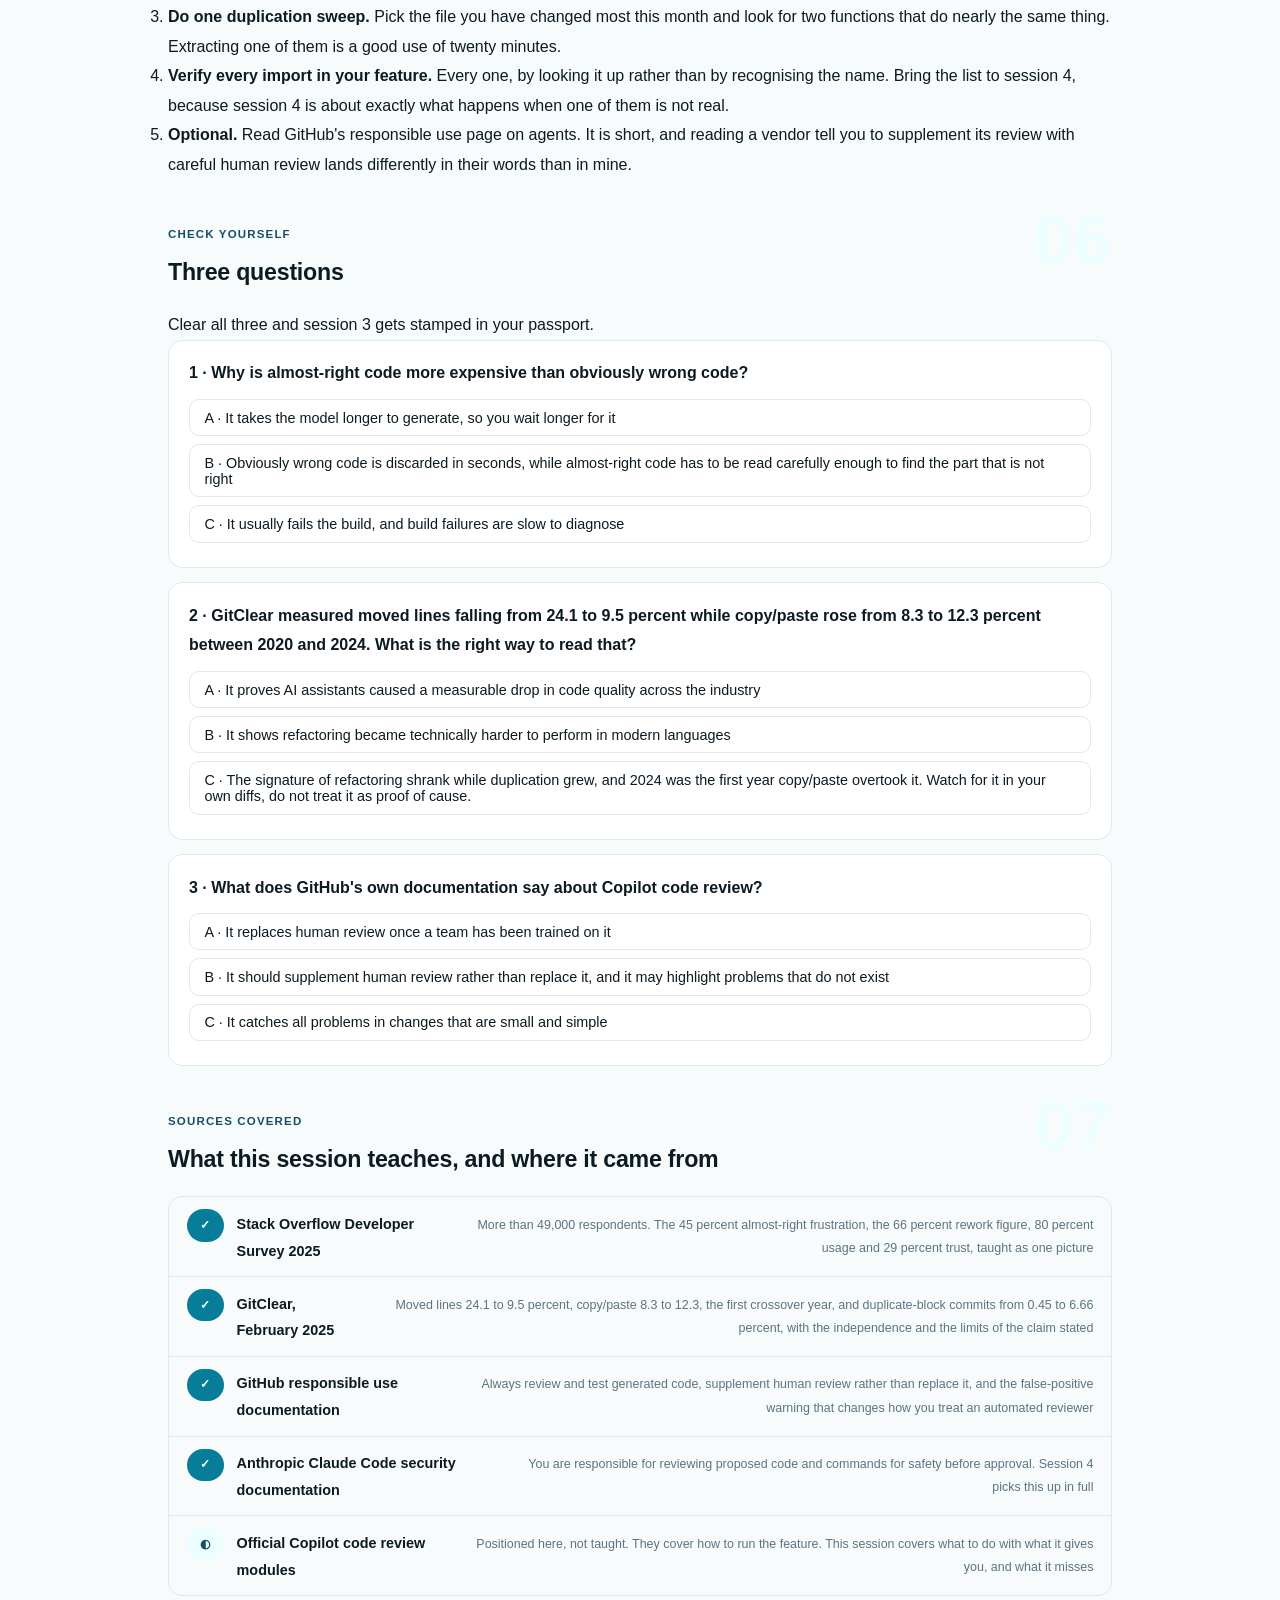
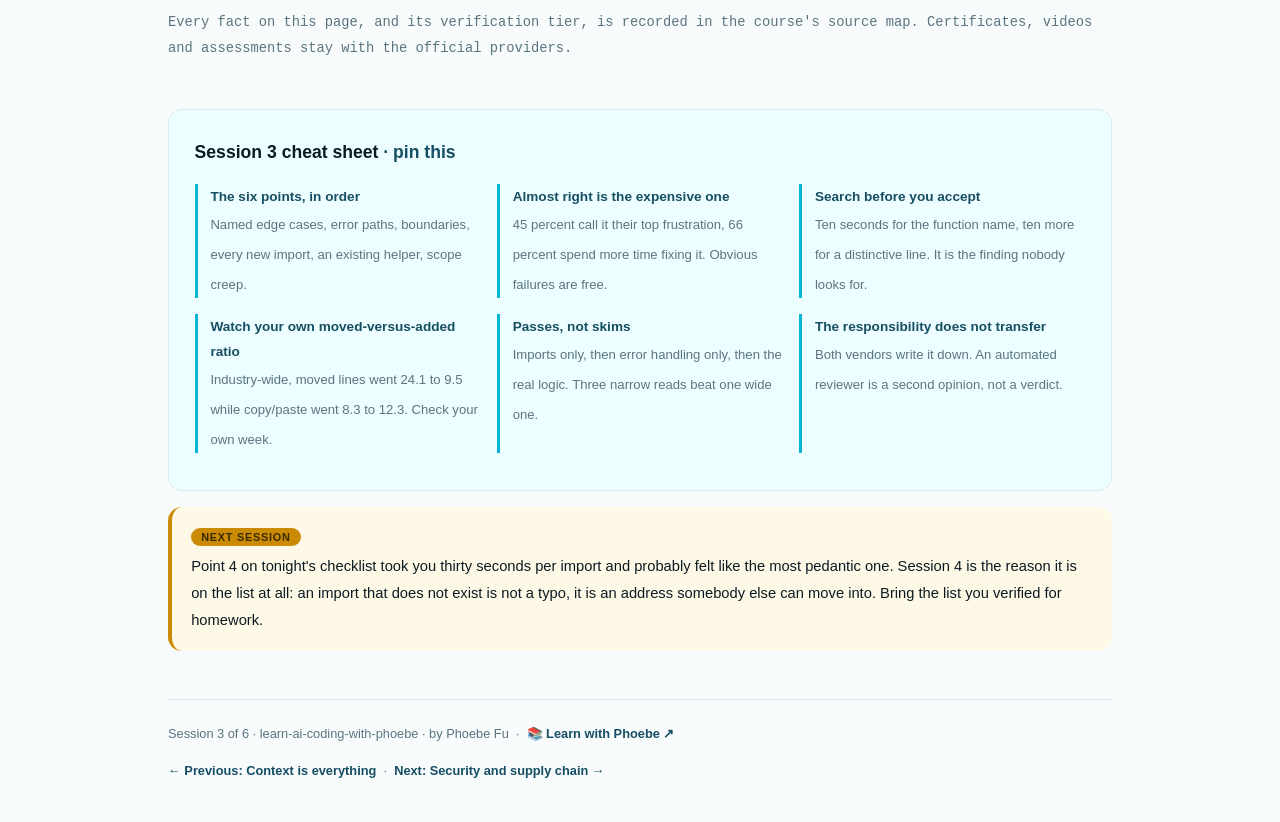
<file: courses/03-the-review-problem.html>
<!DOCTYPE html>
<html lang="en">
<head>
<meta charset="UTF-8">
<meta name="viewport" content="width=device-width, initial-scale=1.0">
<!-- social:start -->
<meta name="description" content="Session 3 of 6. Reading the diff is the step everyone skips and the only one that catches what tests do not. A reusable review checklist, the duplication pattern to watch for in your own commits, and what the vendors themselves say about review.">
<meta property="og:type" content="article">
<meta property="og:site_name" content="Learn with Phoebe">
<meta property="og:title" content="The review problem - learn ai coding with phoebe">
<meta property="og:description" content="Session 3 of 6. Almost right is the expensive failure mode. Here is the checklist that finds it, and the duplication trend to watch for in your own diffs.">
<meta property="og:url" content="https://phoebefu6.github.io/learn-ai-coding-with-phoebe/courses/03-the-review-problem.html">
<meta property="og:image" content="https://phoebefu6.github.io/learn-ai-coding-with-phoebe/assets/og-cover.png">
<meta property="og:image:width" content="1200">
<meta property="og:image:height" content="630">
<meta name="twitter:card" content="summary_large_image">
<meta name="twitter:title" content="The review problem - learn ai coding with phoebe">
<meta name="twitter:description" content="Session 3 of 6. 45 percent name almost-right code as their top frustration. This session is how you find it.">
<meta name="twitter:image" content="https://phoebefu6.github.io/learn-ai-coding-with-phoebe/assets/og-cover.png">
<!-- social:end -->
<title>Session 3 · The review problem - learn ai coding with phoebe</title>
<link rel="stylesheet" href="../assets/style.css?v=30">
</head>
<body>

<div class="toolbar">
  <div class="wrap">
    <span class="crumb"><a href="../index.html">learn-ai-coding-with-phoebe</a> / Session 3 of 6</span>
    <button class="btn" id="toggle-all" type="button">Expand all</button>
    <button class="btn primary" id="zoom-toggle" type="button">Projector zoom: off</button>
  </div>
</div>

<header class="masthead">
  <div class="wrap">
    <div class="eyebrow">Learn AI Coding with Phoebe · Session 3 of 6</div>
    <h1>The review <span class="accent">problem</span></h1>
    <p class="sub">Reading the diff is the step everyone skips, and it is the only step that catches the things tests do not. Not because your tests are bad, but because a test can only ask the questions someone already thought to ask. Tonight you get a checklist you will reuse for years, you run it on the code you actually wrote for your feature, and you find something. Everybody finds something. That is the point of the exercise, not a sign you did it wrong.</p>
    <div class="chip-row">
      <span class="chip level">🟡 Medium</span>
      <span class="chip audience">Anyone who codes as part of the job</span>
      <span class="chip audience">Bring the diff from session 2</span>
      <span class="chip time">45 min</span>
    </div>
    <div class="agenda">
      <span class="a1" style="flex:1">0-3 · Warm up</span>
      <span class="a2" style="flex:4">3-20 · Why review is the whole job</span>
      <span class="a3" style="flex:5">20-42 · Build-along: review your own diff</span>
      <span class="a4" style="flex:1">42-45 · Q&amp;A</span>
    </div>
  </div>
</header>

<main class="wrap">

  <!-- ============ PART 1 ============ -->
  <section class="section" id="part-1">
    <div class="section-kicker">
      <span class="klabel">Part 1 · covers the failure mode</span>
      <h2>Almost right is the expensive kind</h2>
      <span class="tag concept">5 min live</span>
    </div>
    <p class="lede">Obviously wrong code is free. You look at it, you bin it, you have lost four seconds. Almost-right code costs you an unbounded amount of attention, because the only way to find the wrong part is to read all of it carefully enough that you would have noticed.</p>

    <div class="legend">
      <span class="pill">🎫 Clear all three quiz questions to stamp your passport</span>
      <span class="pill">Live = presented in the 45 minutes</span>
      <span class="pill">Self-study = the full depth, after class</span>
    </div>

    <div class="callout win">
      <p><strong>★ What you walk out with tonight.</strong> A six-point diff checklist you can apply to any change from any source, one real defect found in your own feature, and a halfway scorecard that tells you honestly where the build stands with three sessions to go.</p>
    </div>

    <details class="card" open>
      <summary><span class="mode live">Live</span>What 49,000 developers say the problem actually is<span class="mini">3 min</span><span class="caret">▶</span></summary>
      <div class="body">
        <p>The Stack Overflow Developer Survey 2025 asked more than 49,000 developers what frustrates them about these tools. The top answer, named by <strong>45 percent</strong>, was not hallucination and not cost. It was <strong>"AI solutions that are almost right, but not quite."</strong></p>
        <p>And <strong>66 percent said they spend more time fixing almost-right AI-generated code.</strong> Read those two together and you have the economics of this session. The failure mode people complain about is not the one that looks like failure.</p>
        <p>It also explains a pattern you have probably felt. The tool is genuinely good, the output is genuinely plausible, and your afternoon still disappeared. Nothing broke loudly. You just spent two hours discovering which of the forty plausible lines was the wrong one.</p>
      </div>
    </details>

    <figure class="zoomable">
      <svg viewBox="0 0 880 420" xmlns="http://www.w3.org/2000/svg" role="img" aria-label="A quadrant of generated-code flaws: syntax errors and bad imports are easy to spot and cheap, while missed edge cases, off-by-one errors and reinvented helpers are hard to spot and expensive">
        <style>
          .c3aA { font: 400 12px Inter, sans-serif; fill: #5B7480; }
          .c3aL { font: 600 12px Inter, sans-serif; fill: #0C1A22; }
          .c3aC { font: 700 12px Inter, sans-serif; fill: #164E63; }
          .c3aR { font: 700 12px Inter, sans-serif; fill: #991B1B; }
        </style>
        <rect x="150" y="190" width="330" height="130" fill="#ECFEFF"/>
        <rect x="480" y="60" width="330" height="130" fill="#FEF2F2"/>
        <line x1="480" y1="60" x2="480" y2="320" stroke="#C2D5DC" stroke-width="1" stroke-dasharray="4 4"/>
        <line x1="150" y1="190" x2="810" y2="190" stroke="#C2D5DC" stroke-width="1" stroke-dasharray="4 4"/>
        <line x1="150" y1="60" x2="150" y2="320" stroke="#DDEAEF" stroke-width="2"/>
        <line x1="150" y1="320" x2="810" y2="320" stroke="#DDEAEF" stroke-width="2"/>
        <text class="c3aC" x="162" y="310">Cheap: you bin it in seconds</text>
        <text class="c3aR" x="798" y="78" text-anchor="end">Expensive: you have to read it</text>
        <circle cx="215" cy="284" r="7" fill="#0891B2"/>
        <text class="c3aL" x="229" y="288">Syntax error</text>
        <circle cx="300" cy="258" r="7" fill="#0891B2"/>
        <text class="c3aL" x="286" y="262" text-anchor="end">Nonexistent import</text>
        <circle cx="555" cy="178" r="7" fill="#991B1B"/>
        <text class="c3aL" x="569" y="182">Off-by-one in a retry</text>
        <circle cx="620" cy="140" r="7" fill="#991B1B"/>
        <text class="c3aL" x="634" y="144">Edge case the spec named</text>
        <circle cx="700" cy="100" r="7" fill="#991B1B"/>
        <text class="c3aL" x="686" y="104" text-anchor="end">A helper that already existed</text>
        <text class="c3aA" transform="rotate(-90 66 320)" x="66" y="320" text-anchor="start">What it costs you</text>
        <text class="c3aA" x="160" y="344">Easy to spot</text>
        <text class="c3aA" x="800" y="344" text-anchor="end">Hard to spot</text>
        <text class="c3aA" x="60" y="390">Both halves are real output. Only the top right needs you, and only reading finds it.</text>
      </svg>
      <figcaption>🔍 Click to zoom - the cheap failures are the ones that look like failures</figcaption>
    </figure>

    <figure class="zoomable">
      <svg viewBox="0 0 880 300" xmlns="http://www.w3.org/2000/svg" role="img" aria-label="Stack Overflow 2025: 80 percent use AI tools, 66 percent spend more time fixing almost-right code, 45 percent name it their top frustration, and 29 percent trust its accuracy">
        <style>
          .c3bL { font: 600 12px Inter, sans-serif; fill: #0C1A22; }
          .c3bV { font: 800 13px Inter, sans-serif; fill: #0C1A22; }
          .c3bN { font: 400 12px Inter, sans-serif; fill: #5B7480; }
        </style>
        <text class="c3bL" x="300" y="64" text-anchor="end">Use AI in their workflow</text>
        <rect x="315" y="44" width="448" height="28" rx="6" fill="#0891B2"/>
        <text class="c3bV" x="773" y="64">80%</text>
        <text class="c3bL" x="300" y="116" text-anchor="end">More time fixing almost-right code</text>
        <rect x="315" y="96" width="370" height="28" rx="6" fill="#991B1B"/>
        <text class="c3bV" x="695" y="116">66%</text>
        <text class="c3bL" x="300" y="168" text-anchor="end">Top frustration: almost right</text>
        <rect x="315" y="148" width="252" height="28" rx="6" fill="#991B1B"/>
        <text class="c3bV" x="577" y="168">45%</text>
        <text class="c3bL" x="300" y="220" text-anchor="end">Trust its accuracy</text>
        <rect x="315" y="200" width="162" height="28" rx="6" fill="#A5F3FC"/>
        <text class="c3bV" x="487" y="220">29%</text>
        <text class="c3bN" x="60" y="266">Stack Overflow Developer Survey 2025, more than 49,000 respondents.</text>
        <text class="c3bN" x="60" y="288">Usage climbed and trust fell in the same year. Both numbers are about the same code.</text>
      </svg>
      <figcaption>🔍 Click to zoom - four in five use it, fewer than one in three trust it</figcaption>
    </figure>
  </section>

  <!-- ============ PART 2 ============ -->
  <section class="section" id="part-2">
    <div class="section-kicker">
      <span class="klabel">Part 2 · covers the checklist</span>
      <h2>What to actually look for in a diff</h2>
      <span class="tag concept">6 min live</span>
    </div>
    <p class="lede">"Review it properly" is useless advice because it does not tell you where to point your eyes. Six places, in this order, every time. It takes about four minutes on a normal change and it is the same six whether a person or a model wrote the code.</p>

    <details class="card">
      <summary><span class="mode live">Live</span>The six points, in the order they pay off<span class="mini">5 min</span><span class="caret">▶</span></summary>
      <div class="body">
        <p><strong>1. The edge cases the spec named.</strong> Not all edge cases, the ones you wrote down in session 2. Empty input, the boundary value, the maximum. Open the spec next to the diff and tick them off one at a time. If you did not write a spec, this step is where you discover that.</p>
        <p><strong>2. The error paths.</strong> Follow every call that can fail. What happens when it does? A surprising amount of generated code has a happy path and a shrug. Look for swallowed exceptions, an error logged and then ignored, and a failure that quietly returns a default the caller cannot distinguish from a real answer.</p>
        <p><strong>3. The boundary conditions.</strong> Off by one, inclusive versus exclusive, the last element, the reversed range, the retry that runs one extra time. These are the classic almost-rights: the logic is correct in shape and wrong by exactly one.</p>
        <p><strong>4. Every new import is a package that really exists.</strong> Not a package that sounds right. Look it up. This is thirty seconds per import and session 4 will explain why it is the single highest-value thirty seconds in this list.</p>
        <p><strong>5. Did it invent a helper you already have?</strong> Search the codebase for the function it just wrote before you accept it. This is the failure you will find most often and the one nobody looks for, because a duplicate helper is not a bug in any sense your tests understand.</p>
        <p><strong>6. Is the change bigger than the task needed?</strong> Extra abstraction, a config option nobody asked for, three files touched when one would do. Scope creep in a diff is not generous, it is surface area you now maintain.</p>
        <div class="callout example">
          <span class="ex-pill">Real world</span>
          <p>A data engineer asks for a retry wrapper. It comes back correct, readable, and it also adds a small caching layer "since you will probably want it". Nothing is wrong. Eight months later a stale cache causes an incident, and the person debugging it cannot find anybody who remembers asking for a cache. Point 6 is that story, prevented.</p>
        </div>
      </div>
    </details>

    <details class="card">
      <summary><span class="mode self">Self-study</span>How to read a diff when it is 400 lines<span class="mini">4 min</span><span class="caret">▶</span></summary>
      <div class="body">
        <p>The honest answer is that you often cannot, and the right move is upstream: ask for smaller changes. A four-hundred-line diff you skim is worse than four hundred lines you never generated, because now it is merged and it has your name on it.</p>
        <p>When you are stuck with a large one, review in passes rather than top to bottom. First pass, imports and dependencies only. Second pass, error handling only. Third pass, the two or three functions that carry the actual logic. Skimming a whole diff once feels thorough and finds nothing. Reading a third of it three times with a single question in mind finds things.</p>
        <div class="callout tip">
          <p><strong>The tell that you are not really reviewing.</strong> If you have not paused on a single line, you are reading for shape rather than for meaning. A real review pass produces at least one question, even when the answer turns out to be fine.</p>
        </div>
      </div>
    </details>
  </section>

  <!-- ============ PART 3 ============ -->
  <section class="section" id="part-3">
    <div class="section-kicker">
      <span class="klabel">Part 3 · covers the duplication pattern</span>
      <h2>Duplication instead of refactoring</h2>
      <span class="tag concept">6 min live</span>
    </div>
    <p class="lede">Point 5 on the checklist deserves its own part, because there is measurement behind it. GitClear analysed 211 million changed lines authored between 2020 and 2024, and what they found is a shift in the shape of how code changes, not a claim about anyone's quality.</p>

    <figure class="zoomable">
      <svg viewBox="0 0 880 300" xmlns="http://www.w3.org/2000/svg" role="img" aria-label="Moved lines fell from 24.1 percent of changed lines in 2020 to 9.5 percent in 2024 while copy pasted lines rose from 8.3 to 12.3 percent and overtook them">
        <style>
          .c3cH { font: 800 14px Inter, sans-serif; fill: #164E63; }
          .c3cL { font: 600 12px Inter, sans-serif; fill: #0C1A22; }
          .c3cV { font: 800 12px Inter, sans-serif; fill: #0C1A22; }
          .c3cN { font: 400 12px Inter, sans-serif; fill: #5B7480; }
        </style>
        <rect x="60" y="28" width="370" height="190" rx="10" fill="#ECFEFF"/>
        <rect x="450" y="28" width="370" height="190" rx="10" fill="#FEF2F2"/>
        <text class="c3cH" x="245" y="52" text-anchor="middle">2020</text>
        <text class="c3cH" x="635" y="52" text-anchor="middle">2024</text>
        <text class="c3cL" x="80" y="88">Moved lines, the refactor signal</text>
        <rect x="80" y="96" width="289" height="28" rx="6" fill="#0891B2"/>
        <text class="c3cV" x="379" y="116">24.1%</text>
        <text class="c3cL" x="80" y="158">Copy/pasted lines</text>
        <rect x="80" y="166" width="100" height="28" rx="6" fill="#CA8A04"/>
        <text class="c3cV" x="190" y="186">8.3%</text>
        <text class="c3cL" x="470" y="88">Moved lines, the refactor signal</text>
        <rect x="470" y="96" width="114" height="28" rx="6" fill="#0891B2"/>
        <text class="c3cV" x="594" y="116">9.5%</text>
        <text class="c3cL" x="470" y="158">Copy/pasted lines</text>
        <rect x="470" y="166" width="148" height="28" rx="6" fill="#CA8A04"/>
        <text class="c3cV" x="628" y="186">12.3%</text>
        <text class="c3cN" x="60" y="250">GitClear, 211 million changed lines authored 2020 to 2024, independent of the AI vendors.</text>
        <text class="c3cN" x="60" y="272">2024 was the first year they ever measured copy/pasted lines outnumbering moved lines.</text>
      </svg>
      <figcaption>🔍 Click to zoom - the two bars swap places, and that swap is the story</figcaption>
    </figure>

    <details class="card">
      <summary><span class="mode live">Live</span>The numbers, and what they are and are not evidence of<span class="mini">5 min</span><span class="caret">▶</span></summary>
      <div class="body">
        <p>Moved lines are the signature of refactoring. When you pull a block into a function and call it from three places, those lines move. GitClear measured moved lines falling from <strong>24.1 percent of changed lines in 2020 to 9.5 percent in 2024</strong>, while copy and pasted lines rose from <strong>8.3 to 12.3 percent</strong>. In their words, "2024 marked the first year GitClear has ever measured where the number of 'Copy/Pasted' lines exceeded the count of 'Moved' lines."</p>
        <p>The sharper number is about individual commits. Commits containing a duplicate block of five lines or more went from <strong>0.45 percent in 2022 to 6.66 percent in 2024</strong>. That is roughly one commit in fifteen, up from one in two hundred.</p>
        <div class="callout tip">
          <p><strong>How to hold this honestly.</strong> GitClear is independent of the AI vendors, though it does sell code-analytics tooling, and a correlation across an industry is not a causal claim about your team. Teach it as a thing to watch for in your own diffs, not as a prophecy about the profession. The useful version is small and personal: this week, in your commits, did anything get extracted, or did everything get added?</p>
        </div>
        <p>The mechanism was in session 2, and it is not mysterious. An assistant that cannot see the file containing your helper cannot suggest reusing it. It suggests writing one. Multiply that by every task for a year and you get exactly this shape.</p>
      </div>
    </details>

    <details class="card">
      <summary><span class="mode self">Self-study</span>Finding duplication in your own repository<span class="mini">4 min</span><span class="caret">▶</span></summary>
      <div class="body">
        <table class="clean">
          <tr><th>Move</th><th>What it catches</th><th>When to do it</th></tr>
          <tr><td>Search for the function name before accepting it</td><td>The helper that already exists under a slightly different name</td><td>Every single time, it takes ten seconds</td></tr>
          <tr><td>Search for a distinctive line from the new block</td><td>The same logic copied rather than called</td><td>Any block over five lines</td></tr>
          <tr><td>Ask what got extracted this week</td><td>A month of pure addition with no consolidation</td><td>Friday, five minutes, on your own commits</td></tr>
          <tr><td>Give the model the file the helper lives in</td><td>The problem, before it happens</td><td>Every task, as part of the context pack</td></tr>
        </table>
        <p>The last row is the real fix. Reviewing for duplication is catching it late. The cheap version is making the existing helper visible at the moment you ask, which is the habit you built last session.</p>
      </div>
    </details>
  </section>

  <!-- ============ PART 4 ============ -->
  <section class="section" id="part-4">
    <div class="section-kicker">
      <span class="klabel">Part 4 · covers the vendors' own words</span>
      <h2>What the vendors say about review</h2>
      <span class="tag concept">3 min live</span>
    </div>
    <p class="lede">You would expect the companies selling these tools to be the last people telling you to slow down and read. Their documentation says otherwise, in plain language, and that is worth more than any warning from a critic.</p>

    <details class="card">
      <summary><span class="mode live">Live</span>GitHub and Anthropic, verbatim<span class="mini">3 min</span><span class="caret">▶</span></summary>
      <div class="body">
        <div class="prompt-box good">
          <span class="label">★ GitHub, responsible use documentation</span>
"You should always carefully review and test code generated by Copilot."

"Copilot code review should be supplemented with careful human code review."
It should "supplement human reviews, not replace them."

Copilot "may highlight problems in reviewed code that do not exist."
        </div>
        <p>That last line is the one people skip past, and it matters for how you use an AI reviewer. It produces false positives as well as misses, which means an automated review is a second opinion rather than a verdict. If you resolve its comments without thinking, you have added a step and removed a judgement.</p>
        <div class="prompt-box good">
          <span class="label">★ Anthropic, Claude Code security documentation</span>
"Claude Code only has the permissions you grant it. You're responsible for
reviewing proposed code and commands for safety before approval."
        </div>
        <p>Two vendors, two products, same sentence underneath. The responsibility does not transfer. It is worth saying out loud in a team setting, because the quiet assumption in most rooms is that somebody else, or something else, is checking.</p>
      </div>
    </details>
  </section>

  <!-- ============ DEMO ============ -->
  <section class="section" id="demo-3">
    <div class="section-kicker">
      <span class="klabel">Build-along</span>
      <h2>Review your own diff, then hunt for duplication</h2>
      <span class="tag demo">★ 22 min · everyone builds</span>
    </div>
    <p class="lede">Open the diff you brought from session 2 and the spec you wrote for it. Six points, then a duplication hunt. Everyone finds at least one thing. Finding two is normal and finding none usually means the pass was too fast.</p>

    <div class="hotspot" data-title="Four places to look first, on a real diff">
      <div class="hs-mock">
        <svg viewBox="0 0 880 380" xmlns="http://www.w3.org/2000/svg" role="img" aria-label="A mock diff of a data loader showing a new import, an unchecked network call, an empty-input return and a helper that duplicates one already imported">
          <style>
            .c3dW { font: 700 12px Inter, sans-serif; fill: #fff; }
            .c3dC { font: 400 12.5px ui-monospace, SFMono-Regular, Menlo, monospace; fill: #0C1A22; }
            .c3dG { font: 400 12.5px ui-monospace, SFMono-Regular, Menlo, monospace; fill: #5B7480; }
          </style>
          <rect x="40" y="20" width="800" height="340" rx="10" fill="#fff" stroke="#DDEAEF" stroke-width="1.5"/>
          <rect x="40" y="20" width="800" height="34" rx="10" fill="#164E63"/>
          <rect x="40" y="44" width="800" height="10" fill="#164E63"/>
          <text class="c3dW" x="60" y="42">diff · reports/loaders.py</text>
          <rect x="40" y="54" width="50" height="306" fill="#ECFEFF"/>
          <rect x="90" y="66" width="750" height="22" fill="#ECFEFF"/>
          <text class="c3dG" x="58" y="82">12</text>
          <text class="c3dC" x="100" y="82">+ import requests</text>
          <text class="c3dG" x="58" y="108">13</text>
          <text class="c3dG" x="100" y="108">  from .parsing import parse_row</text>
          <text class="c3dG" x="58" y="134">14</text>
          <rect x="90" y="144" width="750" height="22" fill="#ECFEFF"/>
          <text class="c3dG" x="58" y="160">15</text>
          <text class="c3dC" x="100" y="160">+ def load_monthly_usage(path):</text>
          <rect x="90" y="170" width="750" height="22" fill="#ECFEFF"/>
          <text class="c3dG" x="58" y="186">16</text>
          <text class="c3dC" x="100" y="186">+     raw = requests.get(path).text</text>
          <rect x="90" y="196" width="750" height="22" fill="#ECFEFF"/>
          <text class="c3dG" x="58" y="212">17</text>
          <text class="c3dC" x="100" y="212">+     rows = [split_row(l) for l in raw.splitlines()]</text>
          <rect x="90" y="222" width="750" height="22" fill="#ECFEFF"/>
          <text class="c3dG" x="58" y="238">18</text>
          <text class="c3dC" x="100" y="238">+     return sum(r.total for r in rows)</text>
          <rect x="90" y="274" width="750" height="22" fill="#ECFEFF"/>
          <text class="c3dG" x="58" y="290">20</text>
          <text class="c3dC" x="100" y="290">+ def split_row(line):</text>
          <rect x="90" y="300" width="750" height="22" fill="#ECFEFF"/>
          <text class="c3dG" x="58" y="316">21</text>
          <text class="c3dC" x="100" y="316">+     return line.split(",")</text>
        </svg>
      </div>
      <button class="hs-pin" style="--x:23%;--y:21%" data-title="The new import"
              data-cap="Is that package real, and is it already a dependency here? Thirty seconds, every time."></button>
      <button class="hs-pin" style="--x:38%;--y:48%" data-title="The error path"
              data-cap="A failed request comes back as text like anything else. Nothing in this function notices."></button>
      <button class="hs-pin" style="--x:34%;--y:61%" data-title="The boundary"
              data-cap="An empty file returns zero, which the caller cannot tell from a real zero. Your spec called that an error."></button>
      <button class="hs-pin" style="--x:29%;--y:76%" data-title="The new helper"
              data-cap="parse_row is imported two lines above and already does this. Point 5, found by searching first."></button>
    </div>

    <div class="steps">
      <div class="step"><p><strong>Minutes 1 to 8 · the six points, in order.</strong> Spec open on one side, diff on the other. Edge cases, error paths, boundaries, imports, existing helpers, scope. Write each finding down as one line. Do not fix anything yet, because fixing breaks the pass.</p></div>
      <div class="step"><p><strong>Minutes 9 to 14 · the duplication hunt.</strong> For every new function in the diff, search the codebase for its name and for one distinctive line from its body. Twice is a coincidence, three times is a helper you should have called.</p></div>
      <div class="step"><p><strong>Minutes 15 to 18 · classify what you found.</strong> Split your findings into two piles: things a test would have caught, and things no test would ever catch. The second pile is why this session exists, and it is usually the bigger one.</p></div>
      <div class="step"><p><strong>Minutes 19 to 22 · fix one, and note the rest.</strong> Fix the highest-value finding now. Put the others in a list. You are three sessions in with a real feature half built, which is exactly where you should be.</p></div>
    </div>

    <div class="stakes" data-base="180" data-unit="min/week of rework" data-lower-is-better="1"
         data-title="Rework, and what actually moves it" data-foot="Directional, not measured. The trap has to cost something to be honest: 66 percent of developers report spending more time fixing almost-right code, and that time comes from somewhere.">
      <label><input type="checkbox" data-delta="-45"> You read every diff against the spec you wrote, line by line</label>
      <label><input type="checkbox" data-delta="-25"> You check that every new import is a package that really exists</label>
      <label><input type="checkbox" data-delta="-20"> You search the repo for the helper before accepting a new one</label>
      <label><input type="checkbox" data-delta="40" data-trap="1"> You accept the whole diff because the suite came back green</label>
    </div>

    <div class="scorecard" data-title="Halfway scorecard: your feature at session 3">
      <div class="sc-row"><div class="sc-q">There is a written spec for this feature that you could hand to someone else
        <em>Half marks for bullets in a scratch file. It counts if it exists outside your head.</em></div></div>
      <div class="sc-row"><div class="sc-q">You can name the three files that matter, without opening the repo
        <em>If not, that is a five-minute fix tonight, not a failure.</em></div></div>
      <div class="sc-row"><div class="sc-q">You have read every line you have merged so far
        <em>Honestly. Most people score one here at the halfway point, and that is what halfway means.</em></div></div>
      <div class="sc-row"><div class="sc-q">Nothing in the diff duplicates something the codebase already had
        <em>You only know this if you searched. Not searching scores zero, not one.</em></div></div>
      <div class="sc-row"><div class="sc-q">The feature is smaller than it was when you picked it, or the same size
        <em>Growing scope is the most common halfway problem, and it is easy to reverse now.</em></div></div>
    </div>
  </section>

  <!-- ============ HOMEWORK ============ -->
  <section class="section" id="exercise">
    <div class="section-kicker">
      <span class="klabel">Homework</span>
      <h2>Before session 4</h2>
      <span class="tag exercise">25 min</span>
    </div>
    <ol>
      <li><strong>Run the six points on one change a day for a week.</strong> Yours or a colleague's, generated or hand-written. The checklist is not an AI checklist, and using it on human code is how it becomes a habit rather than a ritual.</li>
      <li><strong>Keep a findings tally.</strong> Two columns: caught by a test, caught only by reading. After a week, the ratio between those columns is the most useful number you will produce in this course.</li>
      <li><strong>Do one duplication sweep.</strong> Pick the file you have changed most this month and look for two functions that do nearly the same thing. Extracting one of them is a good use of twenty minutes.</li>
      <li><strong>Verify every import in your feature.</strong> Every one, by looking it up rather than by recognising the name. Bring the list to session 4, because session 4 is about exactly what happens when one of them is not real.</li>
      <li><strong>Optional.</strong> Read GitHub's responsible use page on agents. It is short, and reading a vendor tell you to supplement its review with careful human review lands differently in their words than in mine.</li>
    </ol>
  </section>

  <!-- ============ QUIZ ============ -->
  <section class="section" id="quiz">
    <div class="section-kicker">
      <span class="klabel">Check yourself</span>
      <h2>Three questions</h2>
    </div>
    <p>Clear all three and session 3 gets stamped in your passport.</p>

    <div class="quiz-q" data-answer="1">
      <p class="qtext">1 · Why is almost-right code more expensive than obviously wrong code?</p>
      <button class="qopt" type="button">A · It takes the model longer to generate, so you wait longer for it</button>
      <button class="qopt" type="button">B · Obviously wrong code is discarded in seconds, while almost-right code has to be read carefully enough to find the part that is not right</button>
      <button class="qopt" type="button">C · It usually fails the build, and build failures are slow to diagnose</button>
      <p class="qwhy">45 percent of developers in the Stack Overflow 2025 survey named "AI solutions that are almost right, but not quite" as their top frustration, and 66 percent report spending more time fixing it. The cost is attention, not compute.</p>
    </div>

    <div class="quiz-q" data-answer="2">
      <p class="qtext">2 · GitClear measured moved lines falling from 24.1 to 9.5 percent while copy/paste rose from 8.3 to 12.3 percent between 2020 and 2024. What is the right way to read that?</p>
      <button class="qopt" type="button">A · It proves AI assistants caused a measurable drop in code quality across the industry</button>
      <button class="qopt" type="button">B · It shows refactoring became technically harder to perform in modern languages</button>
      <button class="qopt" type="button">C · The signature of refactoring shrank while duplication grew, and 2024 was the first year copy/paste overtook it. Watch for it in your own diffs, do not treat it as proof of cause.</button>
      <p class="qwhy">GitClear is independent of the AI vendors and the measurement is real, across 211 million changed lines. An industry-wide correlation is still not a causal claim about your team. The personal version is the useful one: did anything get extracted this week, or did everything get added?</p>
    </div>

    <div class="quiz-q" data-answer="1">
      <p class="qtext">3 · What does GitHub's own documentation say about Copilot code review?</p>
      <button class="qopt" type="button">A · It replaces human review once a team has been trained on it</button>
      <button class="qopt" type="button">B · It should supplement human review rather than replace it, and it may highlight problems that do not exist</button>
      <button class="qopt" type="button">C · It catches all problems in changes that are small and simple</button>
      <p class="qwhy">Verbatim: "Copilot code review should be supplemented with careful human code review", it should "supplement human reviews, not replace them", and it "may highlight problems in reviewed code that do not exist". Anthropic's version is the same idea: you are responsible for reviewing proposed code and commands before approval.</p>
    </div>

    <p class="quiz-score"></p>
  </section>

  <!-- ============ OFFICIAL COVERAGE ============ -->
  <section class="section" id="official">
    <div class="section-kicker">
      <span class="klabel">Sources covered</span>
      <h2>What this session teaches, and where it came from</h2>
    </div>
    <div class="covered">
      <div class="covered-row"><span class="status pill solid">✓</span><span class="name">Stack Overflow Developer Survey 2025</span><span class="note">More than 49,000 respondents. The 45 percent almost-right frustration, the 66 percent rework figure, 80 percent usage and 29 percent trust, taught as one picture</span></div>
      <div class="covered-row"><span class="status pill solid">✓</span><span class="name">GitClear, February 2025</span><span class="note">Moved lines 24.1 to 9.5 percent, copy/paste 8.3 to 12.3, the first crossover year, and duplicate-block commits from 0.45 to 6.66 percent, with the independence and the limits of the claim stated</span></div>
      <div class="covered-row"><span class="status pill solid">✓</span><span class="name">GitHub responsible use documentation</span><span class="note">Always review and test generated code, supplement human review rather than replace it, and the false-positive warning that changes how you treat an automated reviewer</span></div>
      <div class="covered-row"><span class="status pill solid">✓</span><span class="name">Anthropic Claude Code security documentation</span><span class="note">You are responsible for reviewing proposed code and commands for safety before approval. Session 4 picks this up in full</span></div>
      <div class="covered-row"><span class="status pill light">◐</span><span class="name">Official Copilot code review modules</span><span class="note">Positioned here, not taught. They cover how to run the feature. This session covers what to do with what it gives you, and what it misses</span></div>
    </div>
    <p class="mono" style="margin-top:14px">Every fact on this page, and its verification tier, is recorded in the course's source map. Certificates, videos and assessments stay with the official providers.</p>
  </section>

  <!-- ============ CHEAT SHEET ============ -->
  <section class="cheat" id="cheatsheet">
    <h3>Session 3 cheat sheet <span>· pin this</span></h3>
    <div class="grid-2">
      <div class="cheat-item"><b>The six points, in order</b><span>Named edge cases, error paths, boundaries, every new import, an existing helper, scope creep.</span></div>
      <div class="cheat-item"><b>Almost right is the expensive one</b><span>45 percent call it their top frustration, 66 percent spend more time fixing it. Obvious failures are free.</span></div>
      <div class="cheat-item"><b>Search before you accept</b><span>Ten seconds for the function name, ten more for a distinctive line. It is the finding nobody looks for.</span></div>
      <div class="cheat-item"><b>Watch your own moved-versus-added ratio</b><span>Industry-wide, moved lines went 24.1 to 9.5 while copy/paste went 8.3 to 12.3. Check your own week.</span></div>
      <div class="cheat-item"><b>Passes, not skims</b><span>Imports only, then error handling only, then the real logic. Three narrow reads beat one wide one.</span></div>
      <div class="cheat-item"><b>The responsibility does not transfer</b><span>Both vendors write it down. An automated reviewer is a second opinion, not a verdict.</span></div>
    </div>
  </section>

  <div class="callout next">
    <span class="nx-pill">Next session</span>
    <p>Point 4 on tonight's checklist took you thirty seconds per import and probably felt like the most pedantic one. Session 4 is the reason it is on the list at all: an import that does not exist is not a typo, it is an address somebody else can move into. Bring the list you verified for homework.</p>
  </div>

  <footer class="pagefoot">
    <span>Session 3 of 6 · learn-ai-coding-with-phoebe · by Phoebe Fu &nbsp;·&nbsp; 📚 <a href="https://phoebefu6.github.io/learn-with-phoebe/">Learn with Phoebe ↗</a></span>
    <span><a href="02-context-is-everything.html">← Previous: Context is everything</a> &nbsp;·&nbsp; <a href="04-security-and-supply-chain.html">Next: Security and supply chain →</a></span>
  </footer>

</main>

<script src="../assets/app.js?v=28"></script>
</body>
</html>
</file>
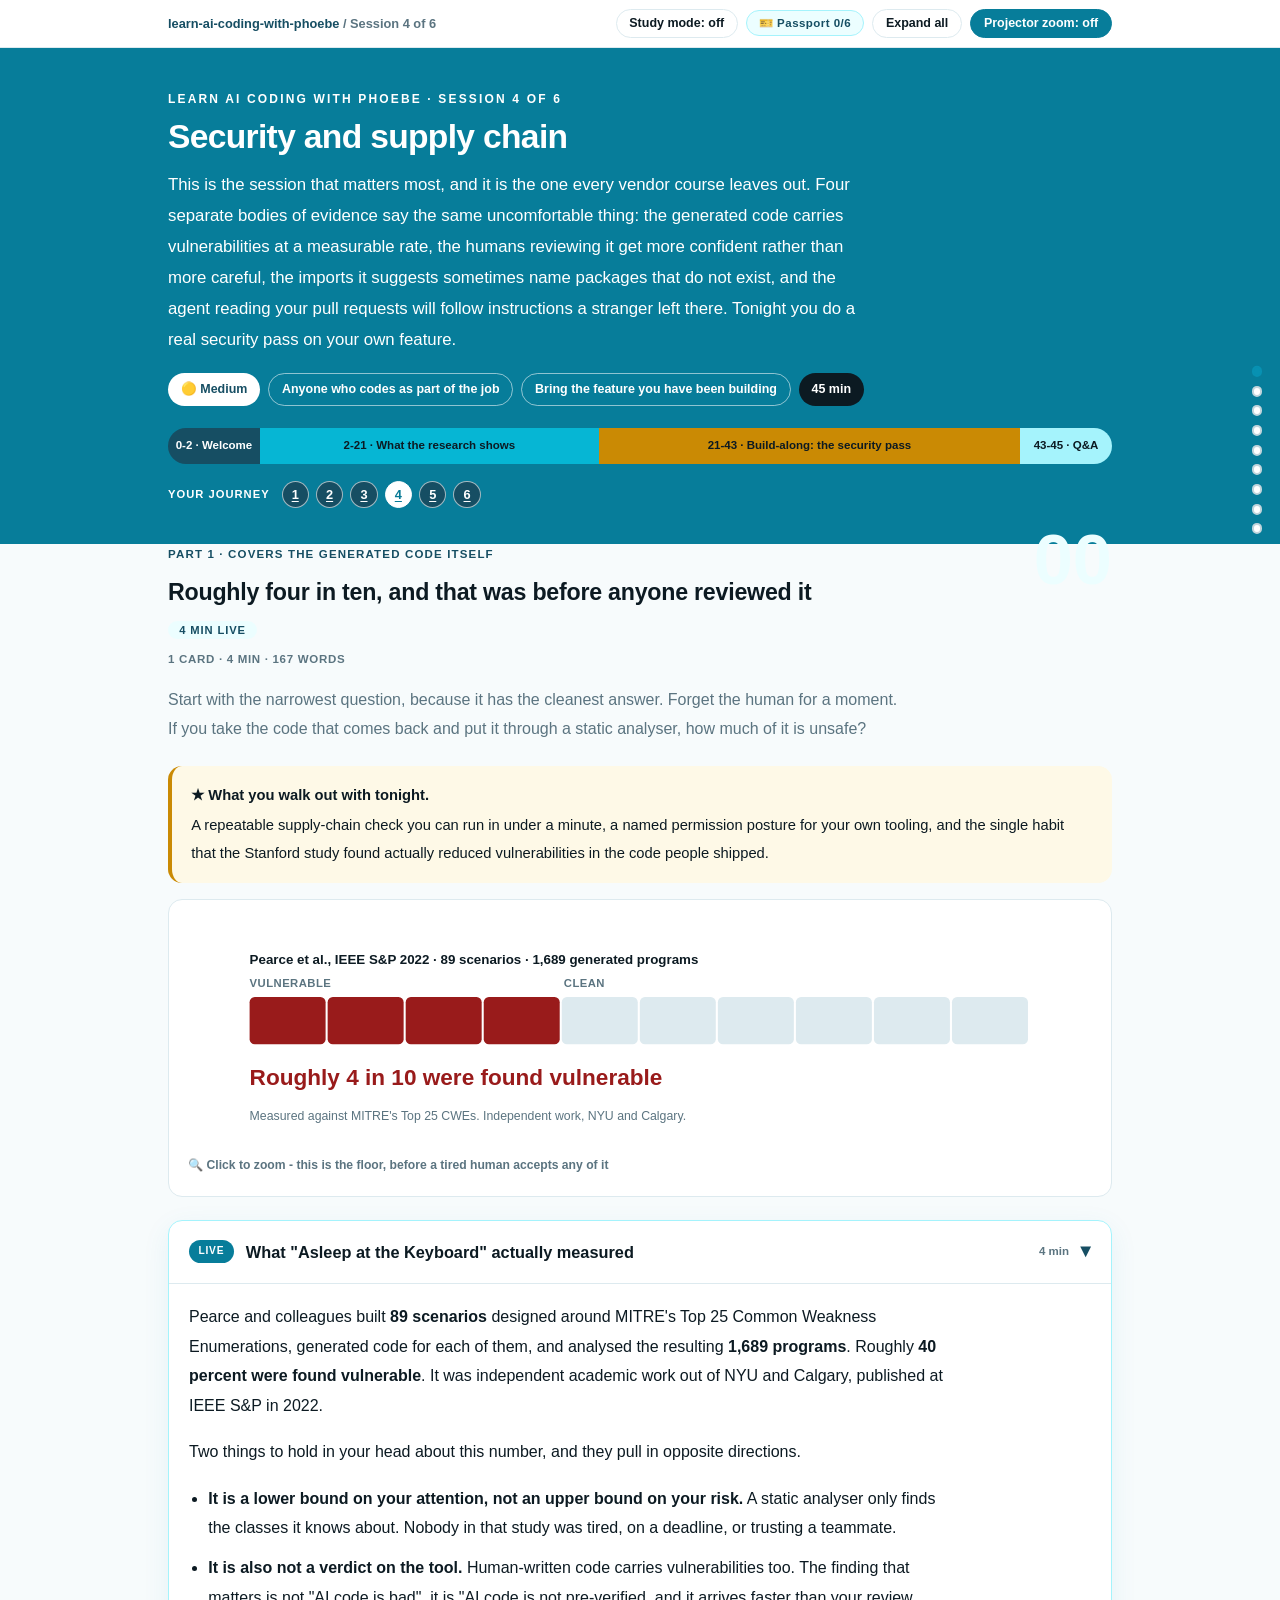
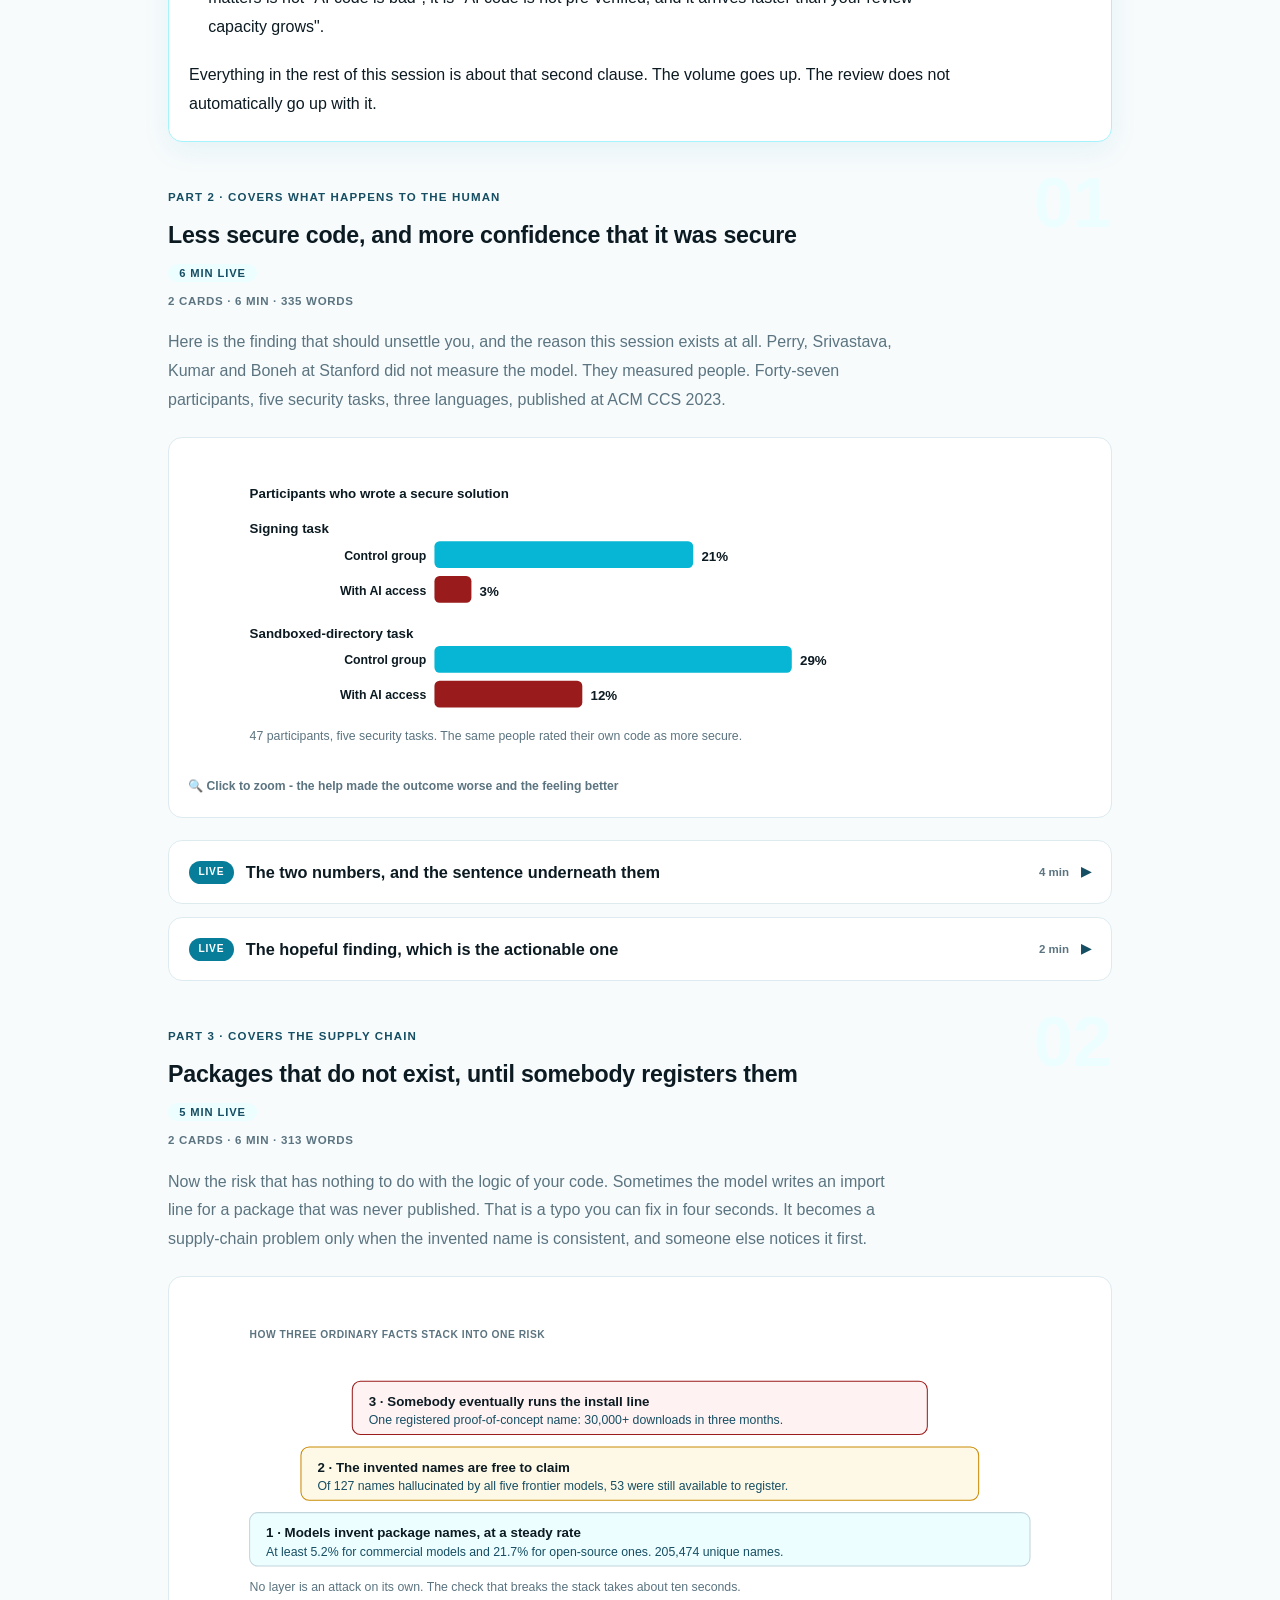
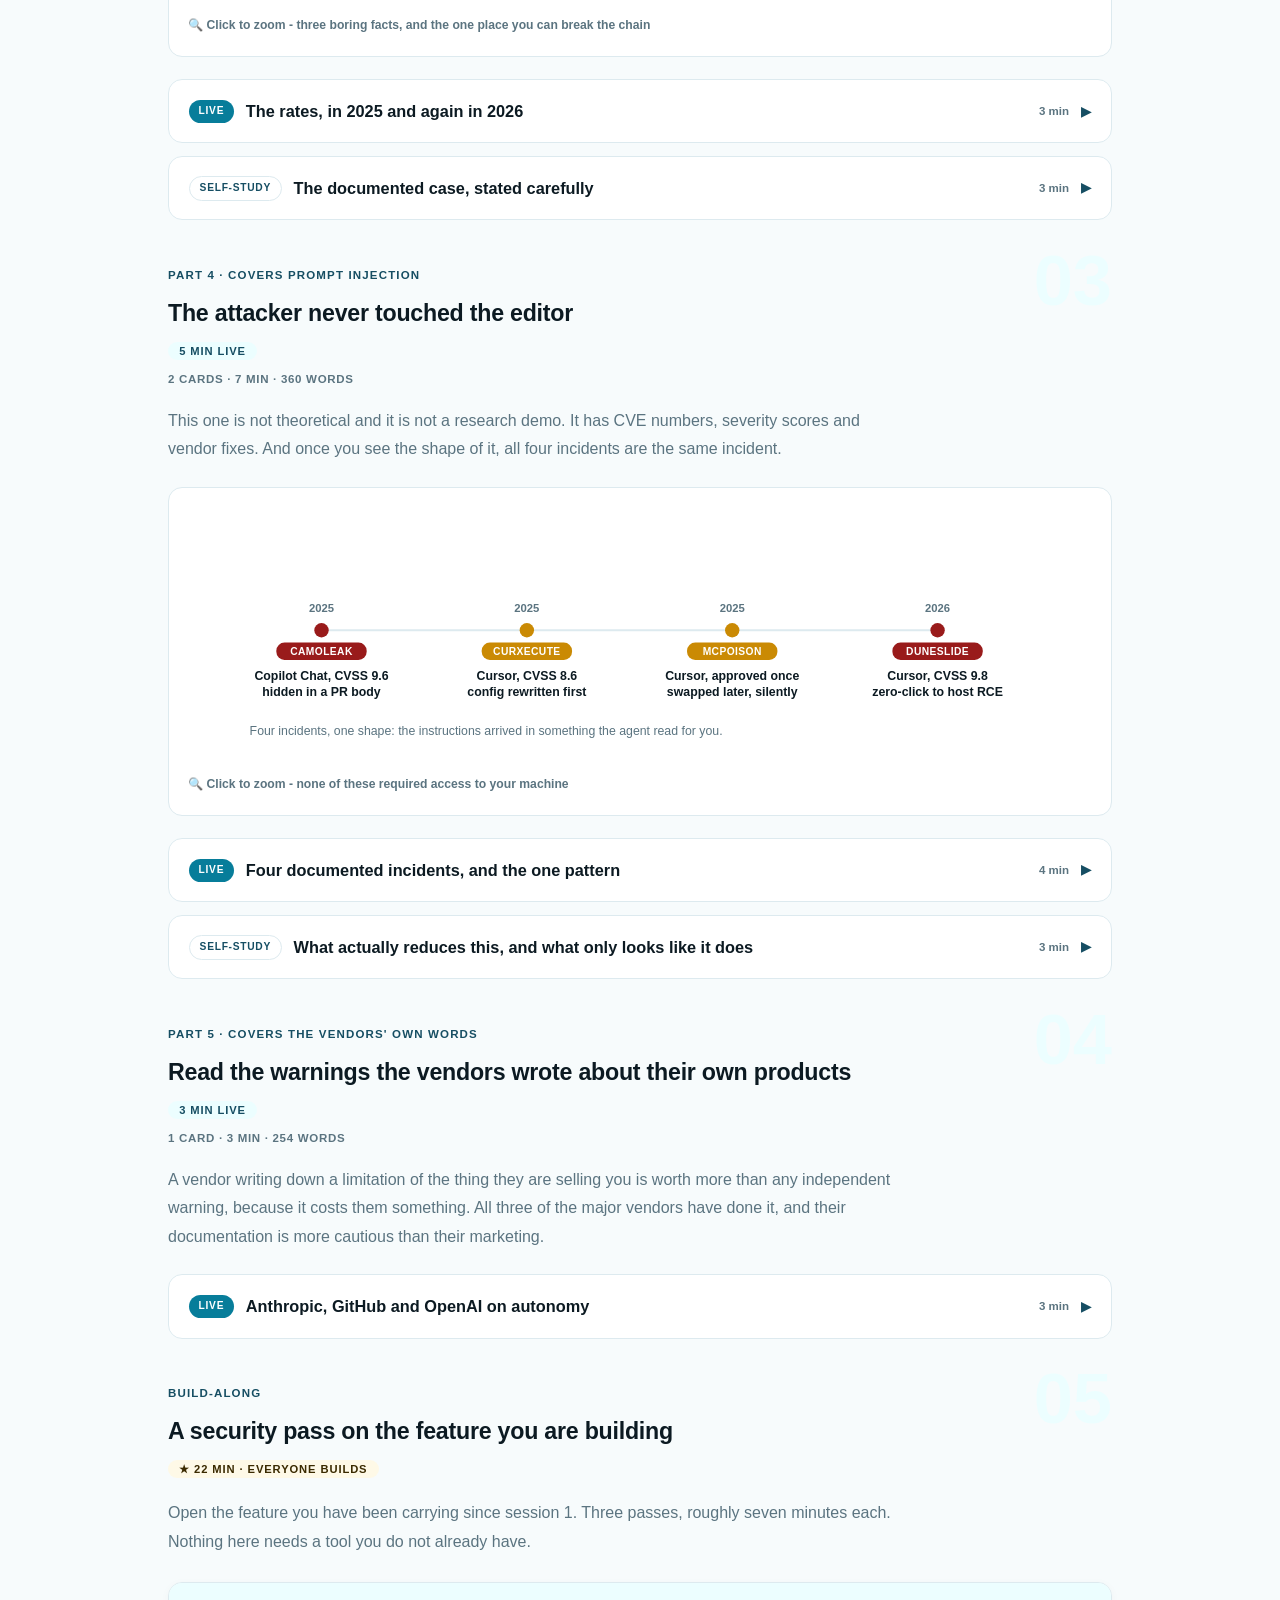
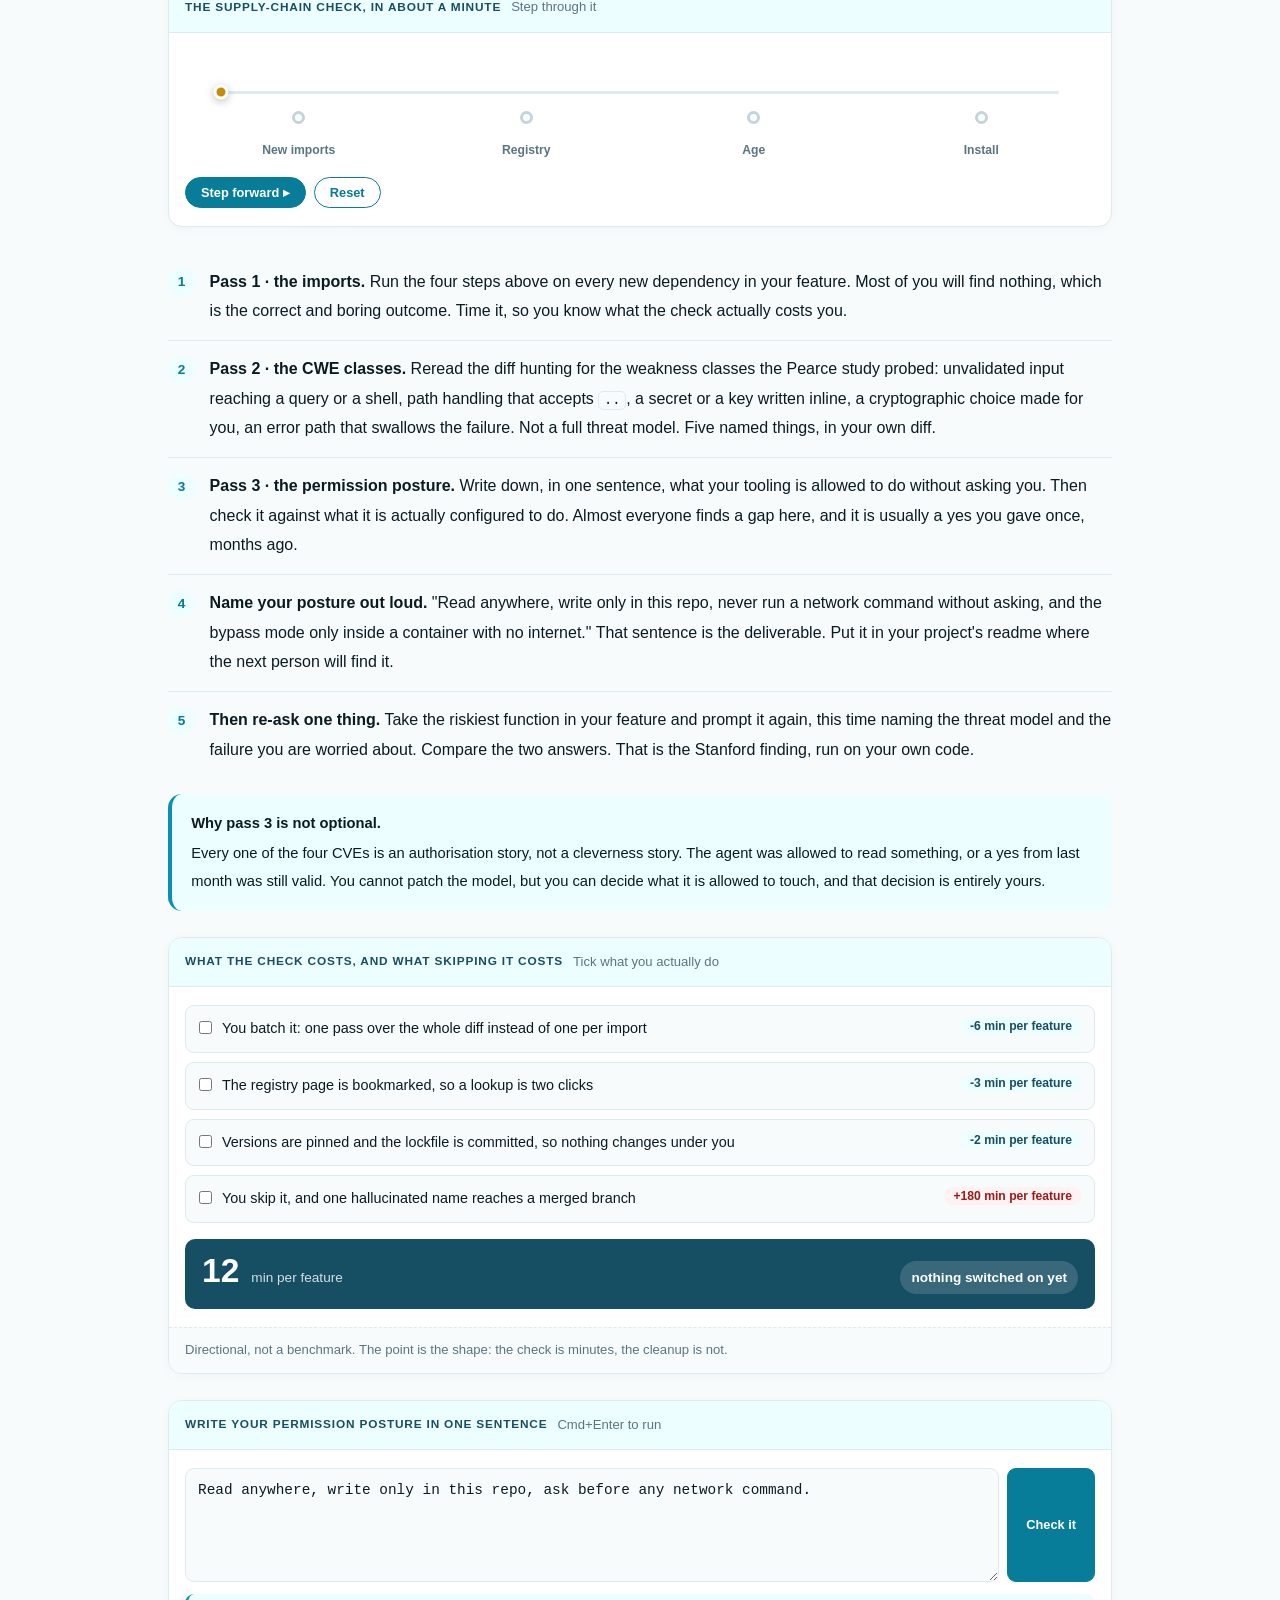
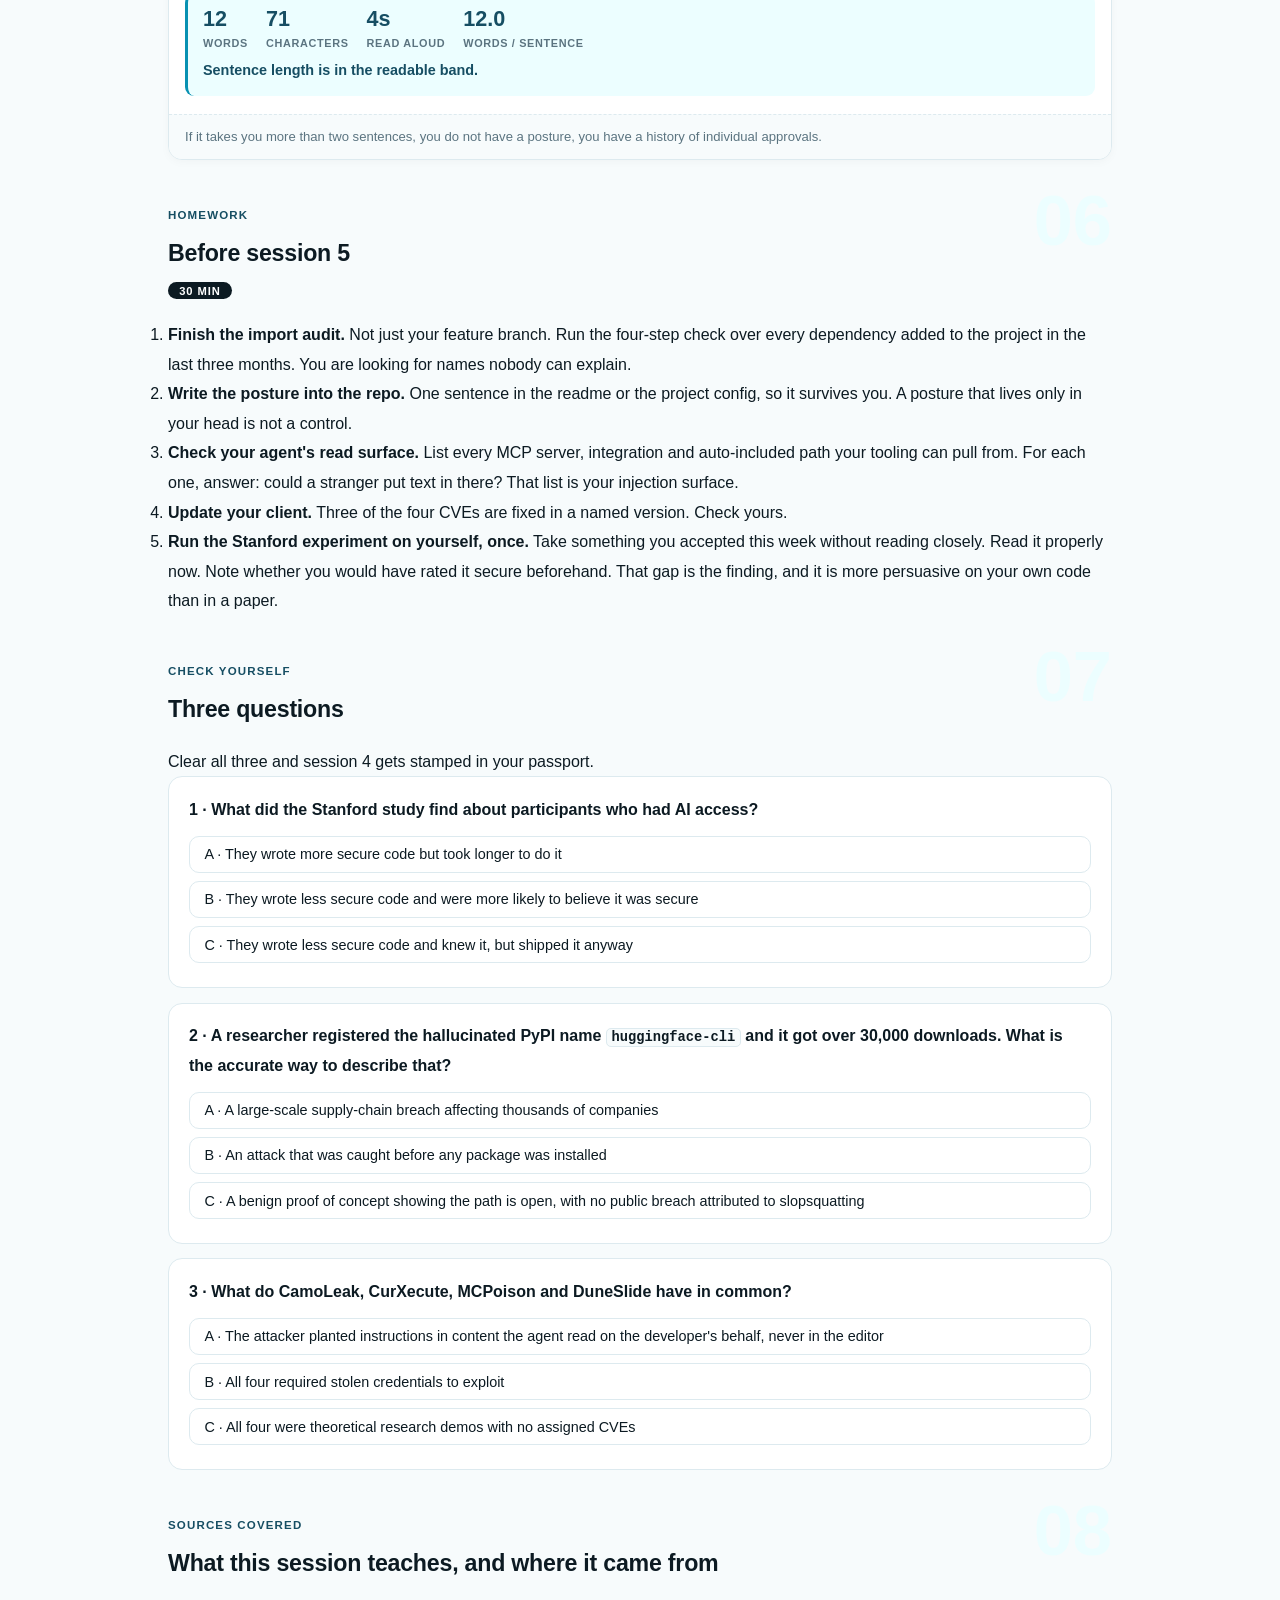
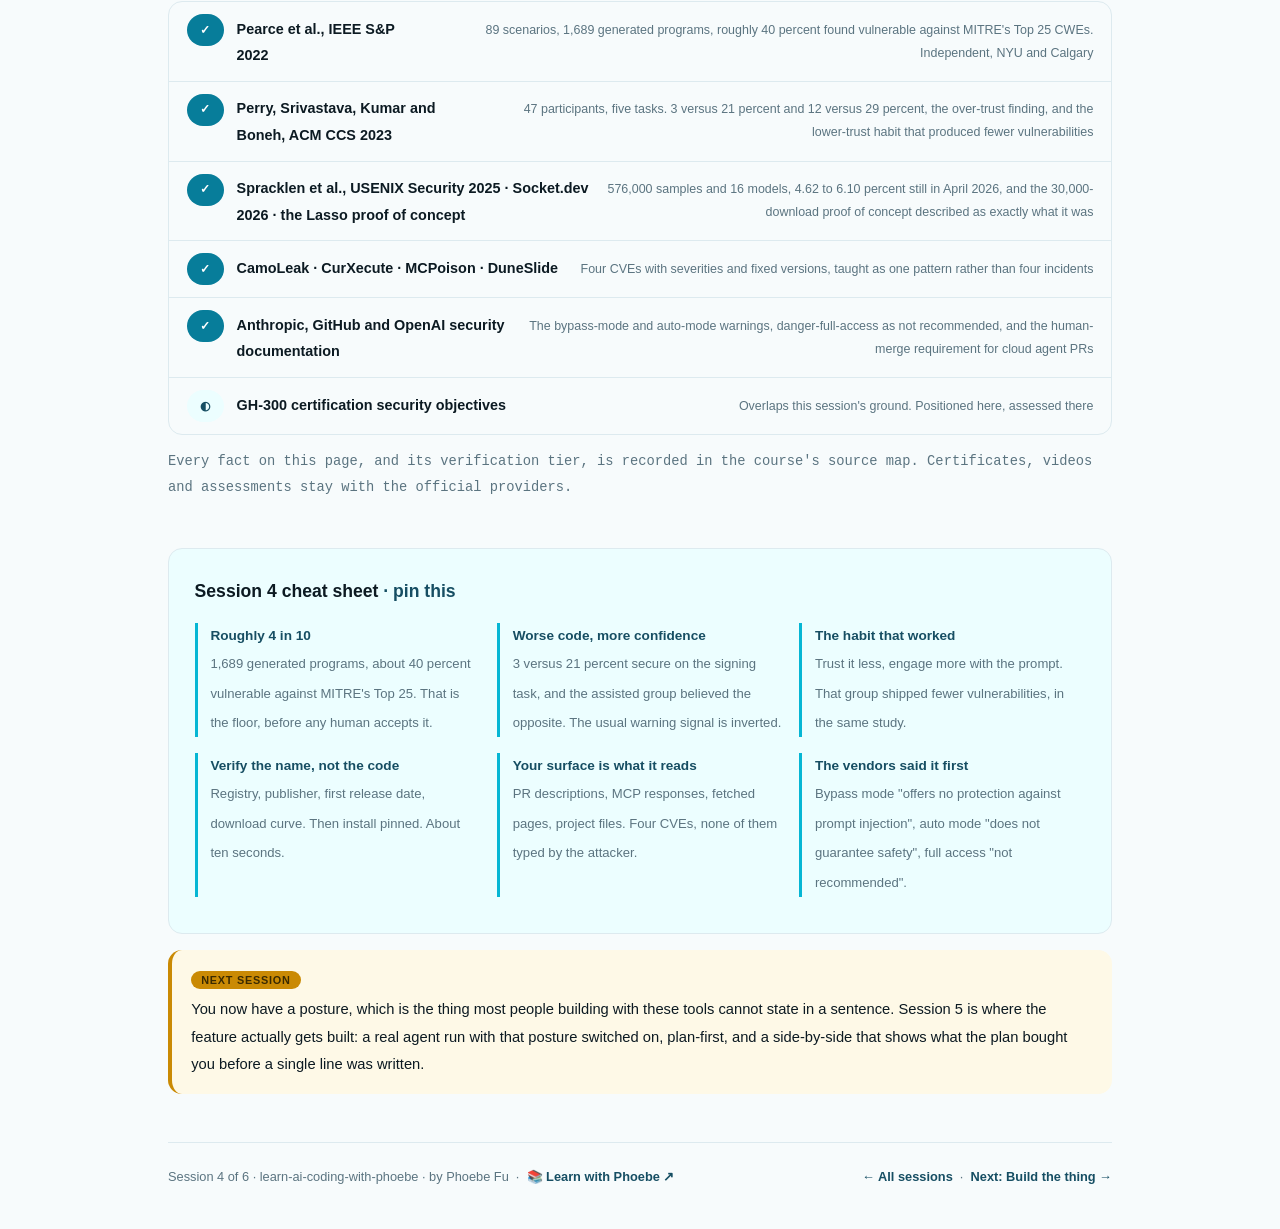
<file: courses/04-security-and-supply-chain.html>
<!DOCTYPE html>
<html lang="en">
<head>
<meta charset="UTF-8">
<meta name="viewport" content="width=device-width, initial-scale=1.0">
<!-- social:start -->
<meta name="description" content="Session 4 of 6. Roughly 40 percent of AI-generated programs were found vulnerable. Worse, the humans using AI wrote less secure code and believed the opposite. Plus hallucinated packages, prompt injection with real CVEs, and what the vendors themselves warn you about.">
<meta property="og:type" content="article">
<meta property="og:site_name" content="Learn with Phoebe">
<meta property="og:title" content="Security and supply chain - learn ai coding with phoebe">
<meta property="og:description" content="Session 4 of 6. Less secure code, more confidence, hallucinated packages, and four CVEs where the attacker never touched the developer's editor.">
<meta property="og:url" content="https://phoebefu6.github.io/learn-ai-coding-with-phoebe/courses/04-security-and-supply-chain.html">
<meta property="og:image" content="https://phoebefu6.github.io/learn-ai-coding-with-phoebe/assets/og-cover.png">
<meta property="og:image:width" content="1200">
<meta property="og:image:height" content="630">
<meta name="twitter:card" content="summary_large_image">
<meta name="twitter:title" content="Security and supply chain - learn ai coding with phoebe">
<meta name="twitter:description" content="Session 4 of 6. The study where AI-assisted developers wrote less secure code and were more confident it was secure.">
<meta name="twitter:image" content="https://phoebefu6.github.io/learn-ai-coding-with-phoebe/assets/og-cover.png">
<!-- social:end -->
<title>Session 4 · Security and supply chain - learn ai coding with phoebe</title>
<link rel="stylesheet" href="../assets/style.css?v=30">
</head>
<body>

<div class="toolbar">
  <div class="wrap">
    <span class="crumb"><a href="../index.html">learn-ai-coding-with-phoebe</a> / Session 4 of 6</span>
    <button class="btn" id="toggle-all" type="button">Expand all</button>
    <button class="btn primary" id="zoom-toggle" type="button">Projector zoom: off</button>
  </div>
</div>

<header class="masthead">
  <div class="wrap">
    <div class="eyebrow">Learn AI Coding with Phoebe · Session 4 of 6</div>
    <h1>Security and <span class="accent">supply chain</span></h1>
    <p class="sub">This is the session that matters most, and it is the one every vendor course leaves out. Four separate bodies of evidence say the same uncomfortable thing: the generated code carries vulnerabilities at a measurable rate, the humans reviewing it get more confident rather than more careful, the imports it suggests sometimes name packages that do not exist, and the agent reading your pull requests will follow instructions a stranger left there. Tonight you do a real security pass on your own feature.</p>
    <div class="chip-row">
      <span class="chip level">🟡 Medium</span>
      <span class="chip audience">Anyone who codes as part of the job</span>
      <span class="chip audience">Bring the feature you have been building</span>
      <span class="chip time">45 min</span>
    </div>
    <div class="agenda">
      <span class="a1" style="flex:1">0-2 · Welcome</span>
      <span class="a2" style="flex:4">2-21 · What the research shows</span>
      <span class="a3" style="flex:5">21-43 · Build-along: the security pass</span>
      <span class="a4" style="flex:1">43-45 · Q&amp;A</span>
    </div>
  </div>
</header>

<main class="wrap">

  <!-- ============ PART 1 ============ -->
  <section class="section" id="part-1">
    <div class="section-kicker">
      <span class="klabel">Part 1 · covers the generated code itself</span>
      <h2>Roughly four in ten, and that was before anyone reviewed it</h2>
      <span class="tag concept">4 min live</span>
    </div>
    <p class="lede">Start with the narrowest question, because it has the cleanest answer. Forget the human for a moment. If you take the code that comes back and put it through a static analyser, how much of it is unsafe?</p>

    <div class="callout win">
      <p><strong>★ What you walk out with tonight.</strong> A repeatable supply-chain check you can run in under a minute, a named permission posture for your own tooling, and the single habit that the Stanford study found actually reduced vulnerabilities in the code people shipped.</p>
    </div>

    <figure class="zoomable">
      <svg viewBox="0 0 880 220" xmlns="http://www.w3.org/2000/svg" role="img" aria-label="A meter showing that roughly 40 percent of 1,689 AI-generated programs were found vulnerable against MITRE's Top 25 CWEs">
        <style>
          .c4aT { font: 600 13px Inter, sans-serif; fill: #0C1A22; }
          .c4aK { font: 700 11px Inter, sans-serif; fill: #5B7480; letter-spacing: .04em; }
          .c4aB { font: 800 22px Inter, sans-serif; fill: #991B1B; }
          .c4aN { font: 400 12px Inter, sans-serif; fill: #5B7480; }
        </style>
        <text class="c4aT" x="60" y="44">Pearce et al., IEEE S&amp;P 2022 · 89 scenarios · 1,689 generated programs</text>
        <text class="c4aK" x="60" y="66">VULNERABLE</text>
        <text class="c4aK" x="366" y="66">CLEAN</text>
        <rect x="60" y="76" width="74" height="46" rx="5" fill="#991B1B"/>
        <rect x="136" y="76" width="74" height="46" rx="5" fill="#991B1B"/>
        <rect x="212" y="76" width="74" height="46" rx="5" fill="#991B1B"/>
        <rect x="288" y="76" width="74" height="46" rx="5" fill="#991B1B"/>
        <rect x="364" y="76" width="74" height="46" rx="5" fill="#DDEAEF"/>
        <rect x="440" y="76" width="74" height="46" rx="5" fill="#DDEAEF"/>
        <rect x="516" y="76" width="74" height="46" rx="5" fill="#DDEAEF"/>
        <rect x="592" y="76" width="74" height="46" rx="5" fill="#DDEAEF"/>
        <rect x="668" y="76" width="74" height="46" rx="5" fill="#DDEAEF"/>
        <rect x="744" y="76" width="74" height="46" rx="5" fill="#DDEAEF"/>
        <text class="c4aB" x="60" y="162">Roughly 4 in 10 were found vulnerable</text>
        <text class="c4aN" x="60" y="196">Measured against MITRE's Top 25 CWEs. Independent work, NYU and Calgary.</text>
      </svg>
      <figcaption>🔍 Click to zoom - this is the floor, before a tired human accepts any of it</figcaption>
    </figure>

    <details class="card" open>
      <summary><span class="mode live">Live</span>What "Asleep at the Keyboard" actually measured<span class="mini">4 min</span><span class="caret">▶</span></summary>
      <div class="body">
        <p>Pearce and colleagues built <strong>89 scenarios</strong> designed around MITRE's Top 25 Common Weakness Enumerations, generated code for each of them, and analysed the resulting <strong>1,689 programs</strong>. Roughly <strong>40 percent were found vulnerable</strong>. It was independent academic work out of NYU and Calgary, published at IEEE S&amp;P in 2022.</p>
        <p>Two things to hold in your head about this number, and they pull in opposite directions.</p>
        <ul>
          <li><strong>It is a lower bound on your attention, not an upper bound on your risk.</strong> A static analyser only finds the classes it knows about. Nobody in that study was tired, on a deadline, or trusting a teammate.</li>
          <li><strong>It is also not a verdict on the tool.</strong> Human-written code carries vulnerabilities too. The finding that matters is not "AI code is bad", it is "AI code is not pre-verified, and it arrives faster than your review capacity grows".</li>
        </ul>
        <p>Everything in the rest of this session is about that second clause. The volume goes up. The review does not automatically go up with it.</p>
      </div>
    </details>
  </section>

  <!-- ============ PART 2 ============ -->
  <section class="section" id="part-2">
    <div class="section-kicker">
      <span class="klabel">Part 2 · covers what happens to the human</span>
      <h2>Less secure code, and more confidence that it was secure</h2>
      <span class="tag concept">6 min live</span>
    </div>
    <p class="lede">Here is the finding that should unsettle you, and the reason this session exists at all. Perry, Srivastava, Kumar and Boneh at Stanford did not measure the model. They measured people. Forty-seven participants, five security tasks, three languages, published at ACM CCS 2023.</p>

    <figure class="zoomable">
      <svg viewBox="0 0 880 300" xmlns="http://www.w3.org/2000/svg" role="img" aria-label="Bar chart of the Stanford study: on the signing task 21 percent of the control group and 3 percent of AI-assisted participants wrote a secure solution; on the sandboxed-directory task 29 percent versus 12 percent">
        <style>
          .c4bH { font: 700 13px Inter, sans-serif; fill: #0C1A22; }
          .c4bL { font: 600 12px Inter, sans-serif; fill: #0C1A22; }
          .c4bV { font: 800 13px Inter, sans-serif; fill: #0C1A22; }
          .c4bN { font: 400 12px Inter, sans-serif; fill: #5B7480; }
        </style>
        <text class="c4bH" x="60" y="40">Participants who wrote a secure solution</text>
        <text class="c4bH" x="60" y="74">Signing task</text>
        <text class="c4bL" x="232" y="100" text-anchor="end">Control group</text>
        <rect x="240" y="82" width="252" height="26" rx="5" fill="#06B6D4"/>
        <text class="c4bV" x="500" y="101">21%</text>
        <text class="c4bL" x="232" y="134" text-anchor="end">With AI access</text>
        <rect x="240" y="116" width="36" height="26" rx="5" fill="#991B1B"/>
        <text class="c4bV" x="284" y="135" fill="#991B1B">3%</text>
        <text class="c4bH" x="60" y="176">Sandboxed-directory task</text>
        <text class="c4bL" x="232" y="202" text-anchor="end">Control group</text>
        <rect x="240" y="184" width="348" height="26" rx="5" fill="#06B6D4"/>
        <text class="c4bV" x="596" y="203">29%</text>
        <text class="c4bL" x="232" y="236" text-anchor="end">With AI access</text>
        <rect x="240" y="218" width="144" height="26" rx="5" fill="#991B1B"/>
        <text class="c4bV" x="392" y="237" fill="#991B1B">12%</text>
        <text class="c4bN" x="60" y="276">47 participants, five security tasks. The same people rated their own code as more secure.</text>
      </svg>
      <figcaption>🔍 Click to zoom - the help made the outcome worse and the feeling better</figcaption>
    </figure>

    <details class="card">
      <summary><span class="mode live">Live</span>The two numbers, and the sentence underneath them<span class="mini">4 min</span><span class="caret">▶</span></summary>
      <div class="body">
        <p>On the signing task, <strong>3 percent</strong> of participants with AI access produced a secure solution, against <strong>21 percent</strong> in the control group. On the sandboxed-directory task it was <strong>12 percent against 29 percent</strong>. Both times the assisted group did worse, and not by a rounding error.</p>
        <p>Then the part that turns a study into a warning. Verbatim from the paper, participants with AI access:</p>
        <div class="prompt-box bad">
          <span class="label">✗ The over-trust finding, ACM CCS 2023</span>
"were more likely to believe that they wrote secure code than
those without access."

Worse output. Higher confidence. Measured in the same room,
on the same tasks, at the same time.
        </div>
        <p>That combination is what makes this different from every other quality problem you have dealt with. Normally the feeling of shakiness is the signal that tells you to look harder. Here the signal is inverted: the tool that degraded the work also removed the discomfort that would have made you check it.</p>
      </div>
    </details>

    <details class="card">
      <summary><span class="mode live">Live</span>The hopeful finding, which is the actionable one<span class="mini">2 min</span><span class="caret">▶</span></summary>
      <div class="body">
        <p>Do not end this part on the scary number, because the paper does not. The same study found a group who came out ahead, and described exactly what they did differently. Verbatim, participants:</p>
        <div class="prompt-box good">
          <span class="label">★ Perry, Srivastava, Kumar and Boneh, ACM CCS 2023</span>
"who trusted the AI less and engaged more with the language
and format of their prompts... provided code with fewer
security vulnerabilities."
        </div>
        <p>Read that twice, because it is a job description. Two behaviours, both free, both entirely under your control:</p>
        <ul>
          <li><strong>Trust it less.</strong> Not "distrust it theoretically". Behave differently: read the diff, run the thing, look for the edge case it did not mention.</li>
          <li><strong>Engage with the prompt.</strong> Rewrite the ask rather than accepting the first answer. Name the threat model. Say which library, which version, which failure mode.</li>
        </ul>
        <div class="callout tip">
          <p><strong>This connects straight back to session 1.</strong> The spec-before-prompt lever took the playground from zero of five to five of five. It is the same behaviour showing up in a security study three years earlier. Engaging with the prompt is not a productivity trick, it is the mechanism.</p>
        </div>
      </div>
    </details>
  </section>

  <!-- ============ PART 3 ============ -->
  <section class="section" id="part-3">
    <div class="section-kicker">
      <span class="klabel">Part 3 · covers the supply chain</span>
      <h2>Packages that do not exist, until somebody registers them</h2>
      <span class="tag concept">5 min live</span>
    </div>
    <p class="lede">Now the risk that has nothing to do with the logic of your code. Sometimes the model writes an import line for a package that was never published. That is a typo you can fix in four seconds. It becomes a supply-chain problem only when the invented name is consistent, and someone else notices it first.</p>

    <figure class="zoomable">
      <svg viewBox="0 0 880 300" xmlns="http://www.w3.org/2000/svg" role="img" aria-label="Three stacked layers showing how a hallucinated package name becomes an install: models invent names, the names are still registerable, and someone eventually installs one">
        <style>
          .c4cT { font: 700 13px Inter, sans-serif; fill: #0C1A22; }
          .c4cS { font: 400 12px Inter, sans-serif; fill: #164E63; }
          .c4cK { font: 700 10px Inter, sans-serif; fill: #5B7480; letter-spacing: .05em; }
          .c4cN { font: 400 12px Inter, sans-serif; fill: #5B7480; }
        </style>
        <text class="c4cK" x="60" y="40">HOW THREE ORDINARY FACTS STACK INTO ONE RISK</text>
        <rect x="60" y="210" width="760" height="52" rx="8" fill="#ECFEFF" stroke="#C2D5DC"/>
        <text class="c4cT" x="76" y="234">1 · Models invent package names, at a steady rate</text>
        <text class="c4cS" x="76" y="252">At least 5.2% for commercial models and 21.7% for open-source ones. 205,474 unique names.</text>
        <rect x="110" y="146" width="660" height="52" rx="8" fill="#FEF9E7" stroke="#CA8A04"/>
        <text class="c4cT" x="126" y="170">2 · The invented names are free to claim</text>
        <text class="c4cS" x="126" y="188" fill="#3A2A00">Of 127 names hallucinated by all five frontier models, 53 were still available to register.</text>
        <rect x="160" y="82" width="560" height="52" rx="8" fill="#FEF2F2" stroke="#991B1B"/>
        <text class="c4cT" x="176" y="106">3 · Somebody eventually runs the install line</text>
        <text class="c4cS" x="176" y="124" fill="#991B1B">One registered proof-of-concept name: 30,000+ downloads in three months.</text>
        <text class="c4cN" x="60" y="286">No layer is an attack on its own. The check that breaks the stack takes about ten seconds.</text>
      </svg>
      <figcaption>🔍 Click to zoom - three boring facts, and the one place you can break the chain</figcaption>
    </figure>

    <details class="card">
      <summary><span class="mode live">Live</span>The rates, in 2025 and again in 2026<span class="mini">3 min</span><span class="caret">▶</span></summary>
      <div class="body">
        <p>Spracklen and colleagues, USENIX Security 2025, generated <strong>576,000 code samples across 16 models</strong>. Package hallucination rates were, verbatim, "at least <strong>5.2% for commercial models and 21.7% for open-source models</strong>", producing <strong>205,474 unique hallucinated package names</strong>.</p>
        <p>The obvious objection is that this was measured on older models. So it was checked again. Socket.dev ran 199,845 responses across five frontier models in April 2026 and found rates of <strong>4.62 to 6.10 percent</strong>. Lower, still not zero, and still enough to matter. <strong>127 hallucinated names were shared across all five models</strong>, which is the dangerous property, and <strong>53 of those were still available to register</strong> at review time.</p>
        <p>Shared and repeatable is what turns a typo into a target. A name that only one model invents once is noise. A name that five models invent independently is a queue of future installs.</p>
      </div>
    </details>

    <details class="card">
      <summary><span class="mode self">Self-study</span>The documented case, stated carefully<span class="mini">3 min</span><span class="caret">▶</span></summary>
      <div class="body">
        <p>A researcher noticed models repeatedly hallucinating a PyPI package named <span class="mono">huggingface-cli</span>. They registered the empty name as a proof of concept. It received <strong>over 30,000 genuine downloads in three months</strong>, and Alibaba had copy-pasted the hallucinated install command into a public repository's README.</p>
        <div class="callout tip">
          <p><strong>Say this part out loud when you retell it.</strong> That was a benign researcher proof of concept, not an attack. The package did nothing. <strong>No large-scale breach has been publicly attributed to slopsquatting.</strong> The honest claim is that the path is demonstrably open and cheap to walk, which is reason enough to spend ten seconds on the check. Overselling it as a breach is how you lose the room, and the room is right to push back.</p>
        </div>
        <p>The habit this buys you is small and mechanical: <strong>verify every new import against the registry before you install it.</strong> Not the code, the name. Does the package exist, who publishes it, when was it first released, and does the download history look like a real library or like something that appeared last Tuesday.</p>
      </div>
    </details>
  </section>

  <!-- ============ PART 4 ============ -->
  <section class="section" id="part-4">
    <div class="section-kicker">
      <span class="klabel">Part 4 · covers prompt injection</span>
      <h2>The attacker never touched the editor</h2>
      <span class="tag concept">5 min live</span>
    </div>
    <p class="lede">This one is not theoretical and it is not a research demo. It has CVE numbers, severity scores and vendor fixes. And once you see the shape of it, all four incidents are the same incident.</p>

    <figure class="zoomable">
      <svg viewBox="0 0 880 250" xmlns="http://www.w3.org/2000/svg" role="img" aria-label="Timeline of four documented coding-agent prompt injection vulnerabilities: CamoLeak, CurXecute, MCPoison and DuneSlide">
        <style>
          .c4dD { font: 700 11px Inter, sans-serif; fill: #5B7480; }
          .c4dL { font: 600 12px Inter, sans-serif; fill: #0C1A22; }
          .c4dB { font: 700 10px Inter, sans-serif; fill: #fff; letter-spacing: .04em; }
          .c4dN { font: 400 12px Inter, sans-serif; fill: #5B7480; }
        </style>
        <line x1="130" y1="120" x2="730" y2="120" stroke="#DDEAEF" stroke-width="2"/>
        <circle cx="130" cy="120" r="7" fill="#991B1B"/>
        <text class="c4dD" x="130" y="102" text-anchor="middle">2025</text>
        <rect x="86" y="132" width="88" height="17" rx="8" fill="#991B1B"/>
        <text class="c4dB" x="130" y="144" text-anchor="middle">CAMOLEAK</text>
        <text class="c4dL" x="130" y="168" text-anchor="middle">Copilot Chat, CVSS 9.6</text>
        <text class="c4dL" x="130" y="184" text-anchor="middle">hidden in a PR body</text>
        <circle cx="330" cy="120" r="7" fill="#CA8A04"/>
        <text class="c4dD" x="330" y="102" text-anchor="middle">2025</text>
        <rect x="286" y="132" width="88" height="17" rx="8" fill="#CA8A04"/>
        <text class="c4dB" x="330" y="144" text-anchor="middle">CURXECUTE</text>
        <text class="c4dL" x="330" y="168" text-anchor="middle">Cursor, CVSS 8.6</text>
        <text class="c4dL" x="330" y="184" text-anchor="middle">config rewritten first</text>
        <circle cx="530" cy="120" r="7" fill="#CA8A04"/>
        <text class="c4dD" x="530" y="102" text-anchor="middle">2025</text>
        <rect x="486" y="132" width="88" height="17" rx="8" fill="#CA8A04"/>
        <text class="c4dB" x="530" y="144" text-anchor="middle">MCPOISON</text>
        <text class="c4dL" x="530" y="168" text-anchor="middle">Cursor, approved once</text>
        <text class="c4dL" x="530" y="184" text-anchor="middle">swapped later, silently</text>
        <circle cx="730" cy="120" r="7" fill="#991B1B"/>
        <text class="c4dD" x="730" y="102" text-anchor="middle">2026</text>
        <rect x="686" y="132" width="88" height="17" rx="8" fill="#991B1B"/>
        <text class="c4dB" x="730" y="144" text-anchor="middle">DUNESLIDE</text>
        <text class="c4dL" x="730" y="168" text-anchor="middle">Cursor, CVSS 9.8</text>
        <text class="c4dL" x="730" y="184" text-anchor="middle">zero-click to host RCE</text>
        <text class="c4dN" x="60" y="222">Four incidents, one shape: the instructions arrived in something the agent read for you.</text>
      </svg>
      <figcaption>🔍 Click to zoom - none of these required access to your machine</figcaption>
    </figure>

    <details class="card">
      <summary><span class="mode live">Live</span>Four documented incidents, and the one pattern<span class="mini">4 min</span><span class="caret">▶</span></summary>
      <div class="body">
        <table class="clean">
          <tr><th>Incident</th><th>CVE and severity</th><th>What happened</th></tr>
          <tr><td><strong>CamoLeak</strong>, Copilot Chat</td><td>CVE-2025-59145, CVSS 9.6</td><td>instructions hidden in <strong>pull request descriptions</strong>, executed on the reviewer's behalf, private source exfiltrated through GitHub's own image proxy. Mitigated by disabling image rendering in Copilot Chat</td></tr>
          <tr><td><strong>CurXecute</strong>, Cursor</td><td>CVE-2025-54135, CVSS 8.6</td><td>injection via a Slack-connected MCP server rewrote Cursor's global <span class="mono">mcp.json</span> before the user could reject the edit. Fixed in Cursor 1.3</td></tr>
          <tr><td><strong>MCPoison</strong>, Cursor</td><td>CVE-2025-54136</td><td>an MCP config approved <strong>once</strong> could later have malicious commands swapped in with no second prompt</td></tr>
          <tr><td><strong>DuneSlide</strong>, Cursor</td><td>CVE-2026-50548 / 50549, CVSS 9.8</td><td>zero-click sandbox escape to host RCE, via injected instructions arriving in an MCP response, a fetched web page, or a project file. Fixed in Cursor 3.0</td></tr>
        </table>
        <div class="callout example">
          <span class="ex-pill">The pattern</span>
          <p><strong>In every one of these, the attacker never typed into the developer's editor.</strong> They planted instructions in something the agent read on the developer's behalf: a pull request description, a Slack message pulled in through MCP, a config file, a fetched web page. Your threat surface is no longer what you type. It is everything your agent is allowed to read.</p>
        </div>
        <p>Which changes the review question. It stops being "is this code correct" and becomes "where did this instruction come from". A model summarising an issue written by a stranger is reading attacker-supplied text, and it has no reliable way to tell that text apart from yours.</p>
      </div>
    </details>

    <details class="card">
      <summary><span class="mode self">Self-study</span>What actually reduces this, and what only looks like it does<span class="mini">3 min</span><span class="caret">▶</span></summary>
      <div class="body">
        <ul>
          <li><strong>Narrow what the agent can read.</strong> Every MCP server, every fetch tool, every auto-included file is an input channel. MCPoison exists because an approval was treated as permanent.</li>
          <li><strong>Re-approve on change, not on first use.</strong> If your tooling remembers a yes, ask yourself what it would do when the thing you said yes to is quietly edited.</li>
          <li><strong>Keep network access off by default</strong> for anything running unattended. Exfiltration needs an outbound path, and CamoLeak found one in an image proxy nobody was watching.</li>
          <li><strong>Update the client.</strong> Three of these four are fixed in a named version. An agent you installed last year is a decision you are still making.</li>
        </ul>
        <p>And the thing that only looks like a control: telling the model to ignore instructions found in files. That is a request, not a boundary. Anthropic's own docs say it plainly in the next part.</p>
      </div>
    </details>
  </section>

  <!-- ============ PART 5 ============ -->
  <section class="section" id="part-5">
    <div class="section-kicker">
      <span class="klabel">Part 5 · covers the vendors' own words</span>
      <h2>Read the warnings the vendors wrote about their own products</h2>
      <span class="tag concept">3 min live</span>
    </div>
    <p class="lede">A vendor writing down a limitation of the thing they are selling you is worth more than any independent warning, because it costs them something. All three of the major vendors have done it, and their documentation is more cautious than their marketing.</p>

    <details class="card">
      <summary><span class="mode live">Live</span>Anthropic, GitHub and OpenAI on autonomy<span class="mini">3 min</span><span class="caret">▶</span></summary>
      <div class="body">
        <p><strong>Anthropic</strong>, on the bypass mode, in the security and permission-mode docs:</p>
        <div class="prompt-box good">
          <span class="label">★ Anthropic, Claude Code docs</span>
"Only use this mode in isolated environments like containers,
VMs, or dev containers without internet access"

"bypassPermissions offers no protection against prompt
injection or unintended actions."
        </div>
        <p>That second sentence belongs on a slide. It is the vendor telling you that their most permissive mode is not a trade-off you can manage with care, it is a mode with a stated absence of protection.</p>
        <p>On <strong>auto mode</strong>, which is now the built-in starting mode on Pro, Max and Team plans: "Auto mode reduces permission prompts but <strong>does not guarantee safety</strong>. Use it for tasks where you trust the general direction, not as a replacement for review on sensitive operations." And the general rule: "You're responsible for reviewing proposed code and commands for safety before approval."</p>
        <p><strong>OpenAI</strong> labels <span class="mono">danger-full-access</span> as <strong>"not recommended"</strong>, defaults the agent to running with network access turned off, and warns that "Prompt injection can cause the agent to fetch and follow untrusted instructions."</p>
        <p><strong>GitHub</strong> requires a human in the loop by policy, not by suggestion: "Draft pull requests created by Copilot cloud agent must be reviewed and merged by a human." They also state that Copilot "may not identify all of the problems that are present in code" and that code review from it "should be supplemented with careful human code review".</p>
        <div class="callout example">
          <span class="ex-pill">All three agree</span>
          <p>You remain responsible for reviewing the output, and <strong>no autonomy mode removes that</strong>. Three competitors, three legal teams, one sentence.</p>
        </div>
      </div>
    </details>
  </section>

  <!-- ============ BUILD-ALONG ============ -->
  <section class="section" id="demo-4">
    <div class="section-kicker">
      <span class="klabel">Build-along</span>
      <h2>A security pass on the feature you are building</h2>
      <span class="tag demo">★ 22 min · everyone builds</span>
    </div>
    <p class="lede">Open the feature you have been carrying since session 1. Three passes, roughly seven minutes each. Nothing here needs a tool you do not already have.</p>

    <div class="tick" data-stages="New imports|Registry|Age|Install" data-title="The supply-chain check, in about a minute">
      <p class="tick-note" data-stage="0"><b>List new imports.</b> Diff your dependency file against the last commit you trust. Every name that is new to the project goes on the list, including transitive ones your lockfile picked up.</p>
      <p class="tick-note" data-stage="1"><b>Check the registry.</b> Open the package page. Does it exist, who publishes it, and is the repository link real and populated? A hallucinated name either does not resolve or resolves to something with no history.</p>
      <p class="tick-note" data-stage="2"><b>Check the age.</b> First release date and download curve. A library your model "knows" should not have appeared three weeks ago with a flat download history and one maintainer.</p>
      <p class="tick-note" data-stage="3"><b>Install, pinned.</b> Only now, and with the version pinned and the lockfile committed. If you would not have chosen this package yourself, that is a decision to make consciously, not by autocomplete.</p>
    </div>

    <div class="steps">
      <div class="step"><p><strong>Pass 1 · the imports.</strong> Run the four steps above on every new dependency in your feature. Most of you will find nothing, which is the correct and boring outcome. Time it, so you know what the check actually costs you.</p></div>
      <div class="step"><p><strong>Pass 2 · the CWE classes.</strong> Reread the diff hunting for the weakness classes the Pearce study probed: unvalidated input reaching a query or a shell, path handling that accepts <span class="mono">..</span>, a secret or a key written inline, a cryptographic choice made for you, an error path that swallows the failure. Not a full threat model. Five named things, in your own diff.</p></div>
      <div class="step"><p><strong>Pass 3 · the permission posture.</strong> Write down, in one sentence, what your tooling is allowed to do without asking you. Then check it against what it is actually configured to do. Almost everyone finds a gap here, and it is usually a yes you gave once, months ago.</p></div>
      <div class="step"><p><strong>Name your posture out loud.</strong> "Read anywhere, write only in this repo, never run a network command without asking, and the bypass mode only inside a container with no internet." That sentence is the deliverable. Put it in your project's readme where the next person will find it.</p></div>
      <div class="step"><p><strong>Then re-ask one thing.</strong> Take the riskiest function in your feature and prompt it again, this time naming the threat model and the failure you are worried about. Compare the two answers. That is the Stanford finding, run on your own code.</p></div>
    </div>

    <div class="callout tip">
      <p><strong>Why pass 3 is not optional.</strong> Every one of the four CVEs is an authorisation story, not a cleverness story. The agent was allowed to read something, or a yes from last month was still valid. You cannot patch the model, but you can decide what it is allowed to touch, and that decision is entirely yours.</p>
    </div>

    <div class="stakes" data-base="12" data-unit="min per feature" data-lower-is-better="1" data-title="What the check costs, and what skipping it costs" data-foot="Directional, not a benchmark. The point is the shape: the check is minutes, the cleanup is not.">
      <label><input type="checkbox" data-delta="-6"> You batch it: one pass over the whole diff instead of one per import</label>
      <label><input type="checkbox" data-delta="-3"> The registry page is bookmarked, so a lookup is two clicks</label>
      <label><input type="checkbox" data-delta="-2"> Versions are pinned and the lockfile is committed, so nothing changes under you</label>
      <label><input type="checkbox" data-delta="180" data-trap="1"> You skip it, and one hallucinated name reaches a merged branch</label>
    </div>

    <div class="tryrow" data-fn="wordcount" data-multiline="1" data-title="Write your permission posture in one sentence" data-hint="What your tooling may do without asking" data-seed="Read anywhere, write only in this repo, ask before any network command." data-cta="Check it" data-foot="If it takes you more than two sentences, you do not have a posture, you have a history of individual approvals."></div>
  </section>

  <!-- ============ HOMEWORK ============ -->
  <section class="section" id="exercise">
    <div class="section-kicker">
      <span class="klabel">Homework</span>
      <h2>Before session 5</h2>
      <span class="tag exercise">30 min</span>
    </div>
    <ol>
      <li><strong>Finish the import audit.</strong> Not just your feature branch. Run the four-step check over every dependency added to the project in the last three months. You are looking for names nobody can explain.</li>
      <li><strong>Write the posture into the repo.</strong> One sentence in the readme or the project config, so it survives you. A posture that lives only in your head is not a control.</li>
      <li><strong>Check your agent's read surface.</strong> List every MCP server, integration and auto-included path your tooling can pull from. For each one, answer: could a stranger put text in there? That list is your injection surface.</li>
      <li><strong>Update your client.</strong> Three of the four CVEs are fixed in a named version. Check yours.</li>
      <li><strong>Run the Stanford experiment on yourself, once.</strong> Take something you accepted this week without reading closely. Read it properly now. Note whether you would have rated it secure beforehand. That gap is the finding, and it is more persuasive on your own code than in a paper.</li>
    </ol>
  </section>

  <!-- ============ QUIZ ============ -->
  <section class="section" id="quiz">
    <div class="section-kicker">
      <span class="klabel">Check yourself</span>
      <h2>Three questions</h2>
    </div>
    <p>Clear all three and session 4 gets stamped in your passport.</p>

    <div class="quiz-q" data-answer="1">
      <p class="qtext">1 · What did the Stanford study find about participants who had AI access?</p>
      <button class="qopt" type="button">A · They wrote more secure code but took longer to do it</button>
      <button class="qopt" type="button">B · They wrote less secure code and were more likely to believe it was secure</button>
      <button class="qopt" type="button">C · They wrote less secure code and knew it, but shipped it anyway</button>
      <p class="qwhy">3 percent versus 21 percent on the signing task, 12 percent versus 29 percent on the sandboxed-directory task, and verbatim, they "were more likely to believe that they wrote secure code than those without access." Worse output, higher confidence.</p>
    </div>

    <div class="quiz-q" data-answer="2">
      <p class="qtext">2 · A researcher registered the hallucinated PyPI name <span class="mono">huggingface-cli</span> and it got over 30,000 downloads. What is the accurate way to describe that?</p>
      <button class="qopt" type="button">A · A large-scale supply-chain breach affecting thousands of companies</button>
      <button class="qopt" type="button">B · An attack that was caught before any package was installed</button>
      <button class="qopt" type="button">C · A benign proof of concept showing the path is open, with no public breach attributed to slopsquatting</button>
      <p class="qwhy">The package did nothing. It demonstrated that a consistently hallucinated name is a cheap, unclaimed foothold, and that install lines get copy-pasted into public documentation. Overstating it as a breach is both false and the fastest way to lose your audience.</p>
    </div>

    <div class="quiz-q" data-answer="0">
      <p class="qtext">3 · What do CamoLeak, CurXecute, MCPoison and DuneSlide have in common?</p>
      <button class="qopt" type="button">A · The attacker planted instructions in content the agent read on the developer's behalf, never in the editor</button>
      <button class="qopt" type="button">B · All four required stolen credentials to exploit</button>
      <button class="qopt" type="button">C · All four were theoretical research demos with no assigned CVEs</button>
      <p class="qwhy">A pull request description, a Slack message arriving through MCP, a config file, a fetched web page. All four carry CVE numbers and vendor fixes. Your threat surface is everything your agent is allowed to read, not just what you type into it.</p>
    </div>

    <p class="quiz-score"></p>
  </section>

  <!-- ============ OFFICIAL COVERAGE ============ -->
  <section class="section" id="official">
    <div class="section-kicker">
      <span class="klabel">Sources covered</span>
      <h2>What this session teaches, and where it came from</h2>
    </div>
    <div class="covered">
      <div class="covered-row"><span class="status pill solid">✓</span><span class="name">Pearce et al., IEEE S&amp;P 2022</span><span class="note">89 scenarios, 1,689 generated programs, roughly 40 percent found vulnerable against MITRE's Top 25 CWEs. Independent, NYU and Calgary</span></div>
      <div class="covered-row"><span class="status pill solid">✓</span><span class="name">Perry, Srivastava, Kumar and Boneh, ACM CCS 2023</span><span class="note">47 participants, five tasks. 3 versus 21 percent and 12 versus 29 percent, the over-trust finding, and the lower-trust habit that produced fewer vulnerabilities</span></div>
      <div class="covered-row"><span class="status pill solid">✓</span><span class="name">Spracklen et al., USENIX Security 2025 · Socket.dev 2026 · the Lasso proof of concept</span><span class="note">576,000 samples and 16 models, 4.62 to 6.10 percent still in April 2026, and the 30,000-download proof of concept described as exactly what it was</span></div>
      <div class="covered-row"><span class="status pill solid">✓</span><span class="name">CamoLeak · CurXecute · MCPoison · DuneSlide</span><span class="note">Four CVEs with severities and fixed versions, taught as one pattern rather than four incidents</span></div>
      <div class="covered-row"><span class="status pill solid">✓</span><span class="name">Anthropic, GitHub and OpenAI security documentation</span><span class="note">The bypass-mode and auto-mode warnings, danger-full-access as not recommended, and the human-merge requirement for cloud agent PRs</span></div>
      <div class="covered-row"><span class="status pill light">◐</span><span class="name">GH-300 certification security objectives</span><span class="note">Overlaps this session's ground. Positioned here, assessed there</span></div>
    </div>
    <p class="mono" style="margin-top:14px">Every fact on this page, and its verification tier, is recorded in the course's source map. Certificates, videos and assessments stay with the official providers.</p>
  </section>

  <!-- ============ CHEAT SHEET ============ -->
  <section class="cheat" id="cheatsheet">
    <h3>Session 4 cheat sheet <span>· pin this</span></h3>
    <div class="grid-2">
      <div class="cheat-item"><b>Roughly 4 in 10</b><span>1,689 generated programs, about 40 percent vulnerable against MITRE's Top 25. That is the floor, before any human accepts it.</span></div>
      <div class="cheat-item"><b>Worse code, more confidence</b><span>3 versus 21 percent secure on the signing task, and the assisted group believed the opposite. The usual warning signal is inverted.</span></div>
      <div class="cheat-item"><b>The habit that worked</b><span>Trust it less, engage more with the prompt. That group shipped fewer vulnerabilities, in the same study.</span></div>
      <div class="cheat-item"><b>Verify the name, not the code</b><span>Registry, publisher, first release date, download curve. Then install pinned. About ten seconds.</span></div>
      <div class="cheat-item"><b>Your surface is what it reads</b><span>PR descriptions, MCP responses, fetched pages, project files. Four CVEs, none of them typed by the attacker.</span></div>
      <div class="cheat-item"><b>The vendors said it first</b><span>Bypass mode "offers no protection against prompt injection", auto mode "does not guarantee safety", full access "not recommended".</span></div>
    </div>
  </section>

  <div class="callout next">
    <span class="nx-pill">Next session</span>
    <p>You now have a posture, which is the thing most people building with these tools cannot state in a sentence. Session 5 is where the feature actually gets built: a real agent run with that posture switched on, plan-first, and a side-by-side that shows what the plan bought you before a single line was written.</p>
  </div>

  <footer class="pagefoot">
    <span>Session 4 of 6 · learn-ai-coding-with-phoebe · by Phoebe Fu &nbsp;·&nbsp; 📚 <a href="https://phoebefu6.github.io/learn-with-phoebe/">Learn with Phoebe ↗</a></span>
    <span><a href="../index.html">← All sessions</a> &nbsp;·&nbsp; <a href="05-build-the-thing.html">Next: Build the thing →</a></span>
  </footer>

</main>

<script src="../assets/app.js?v=28"></script>
</body>
</html>
</file>
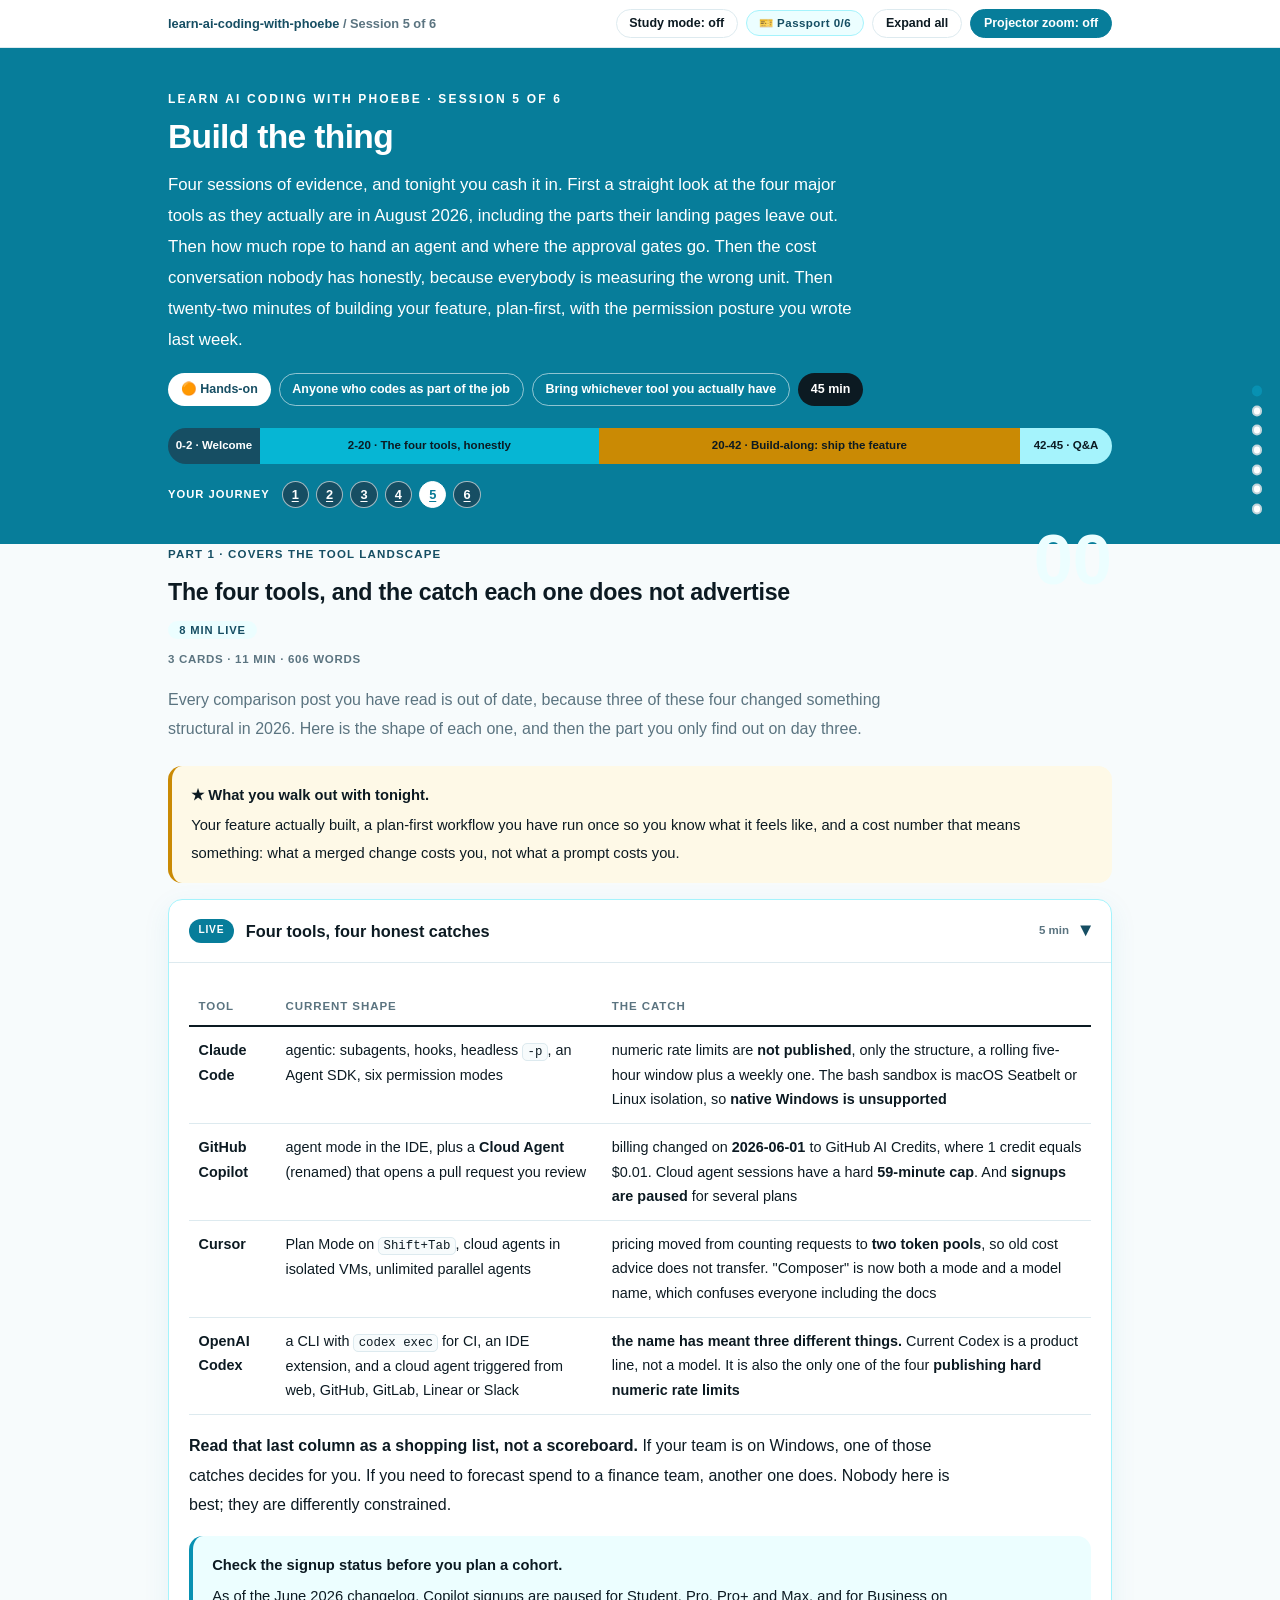
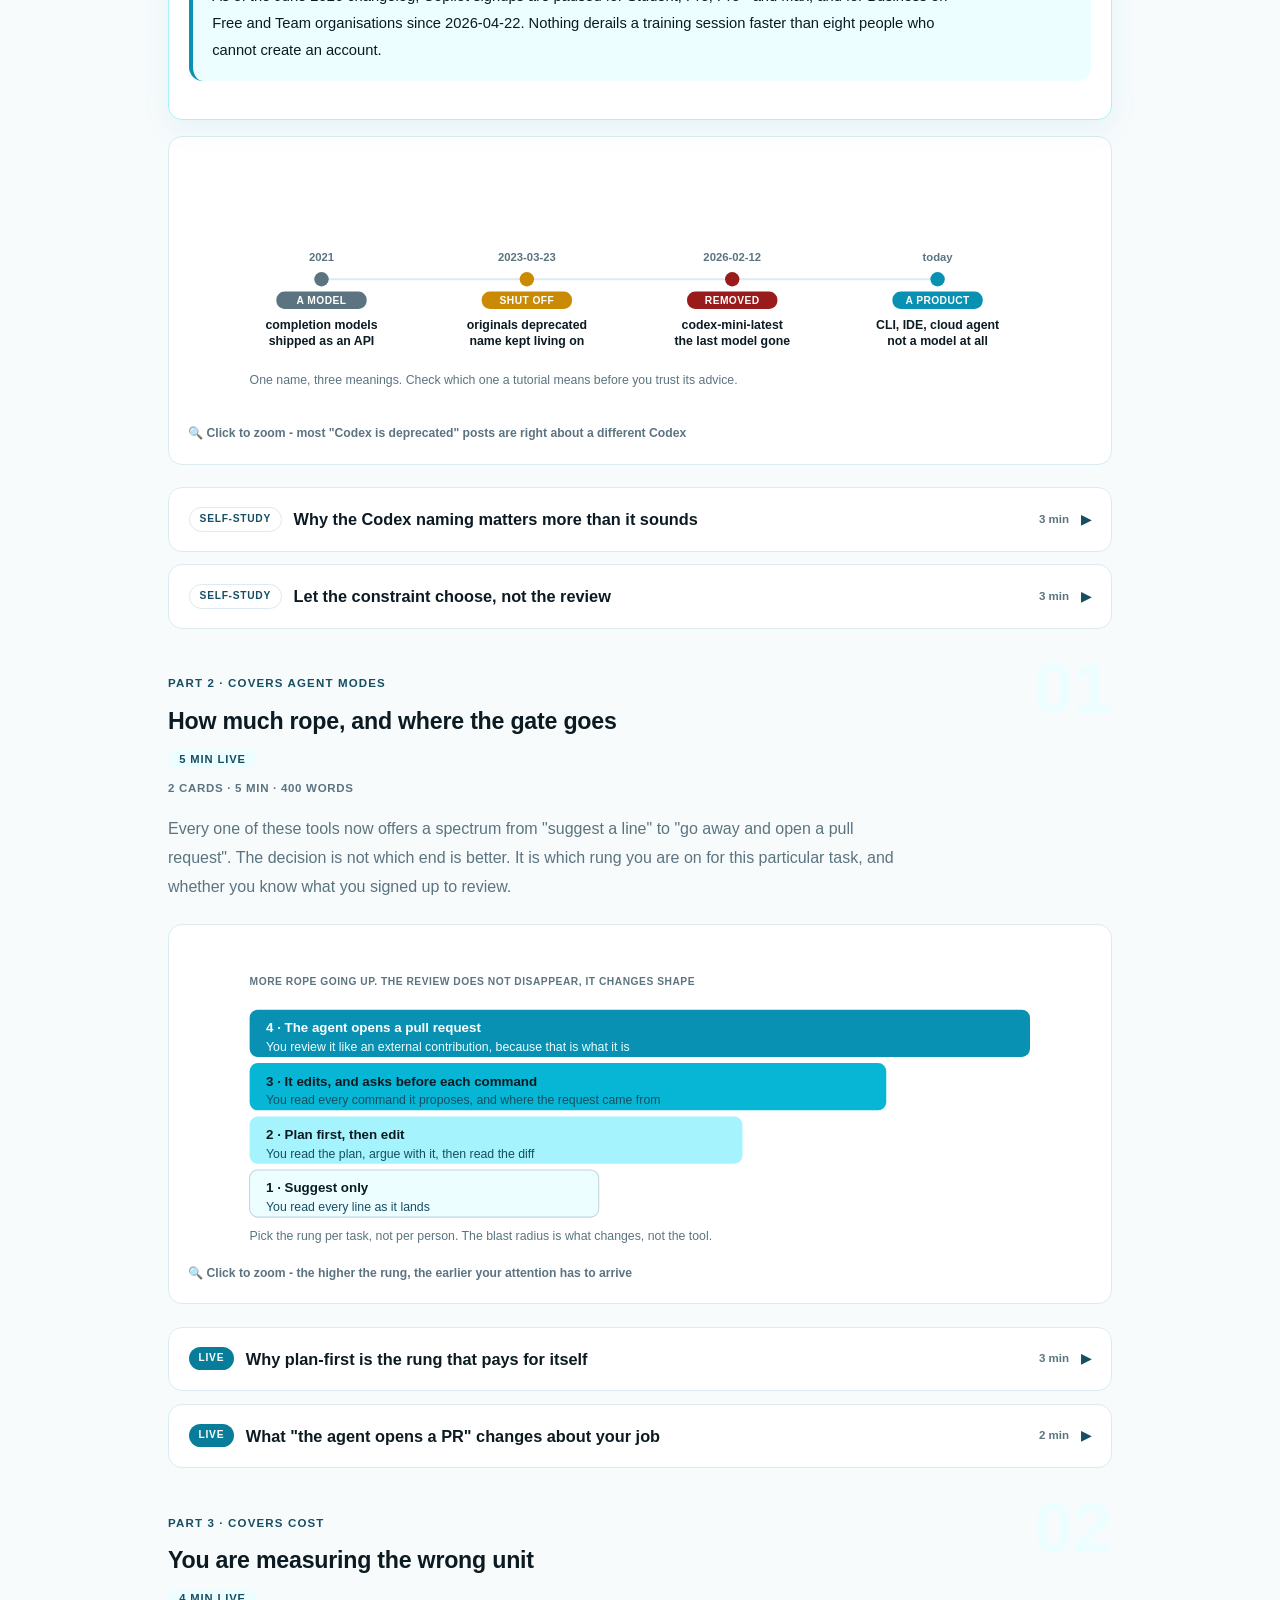
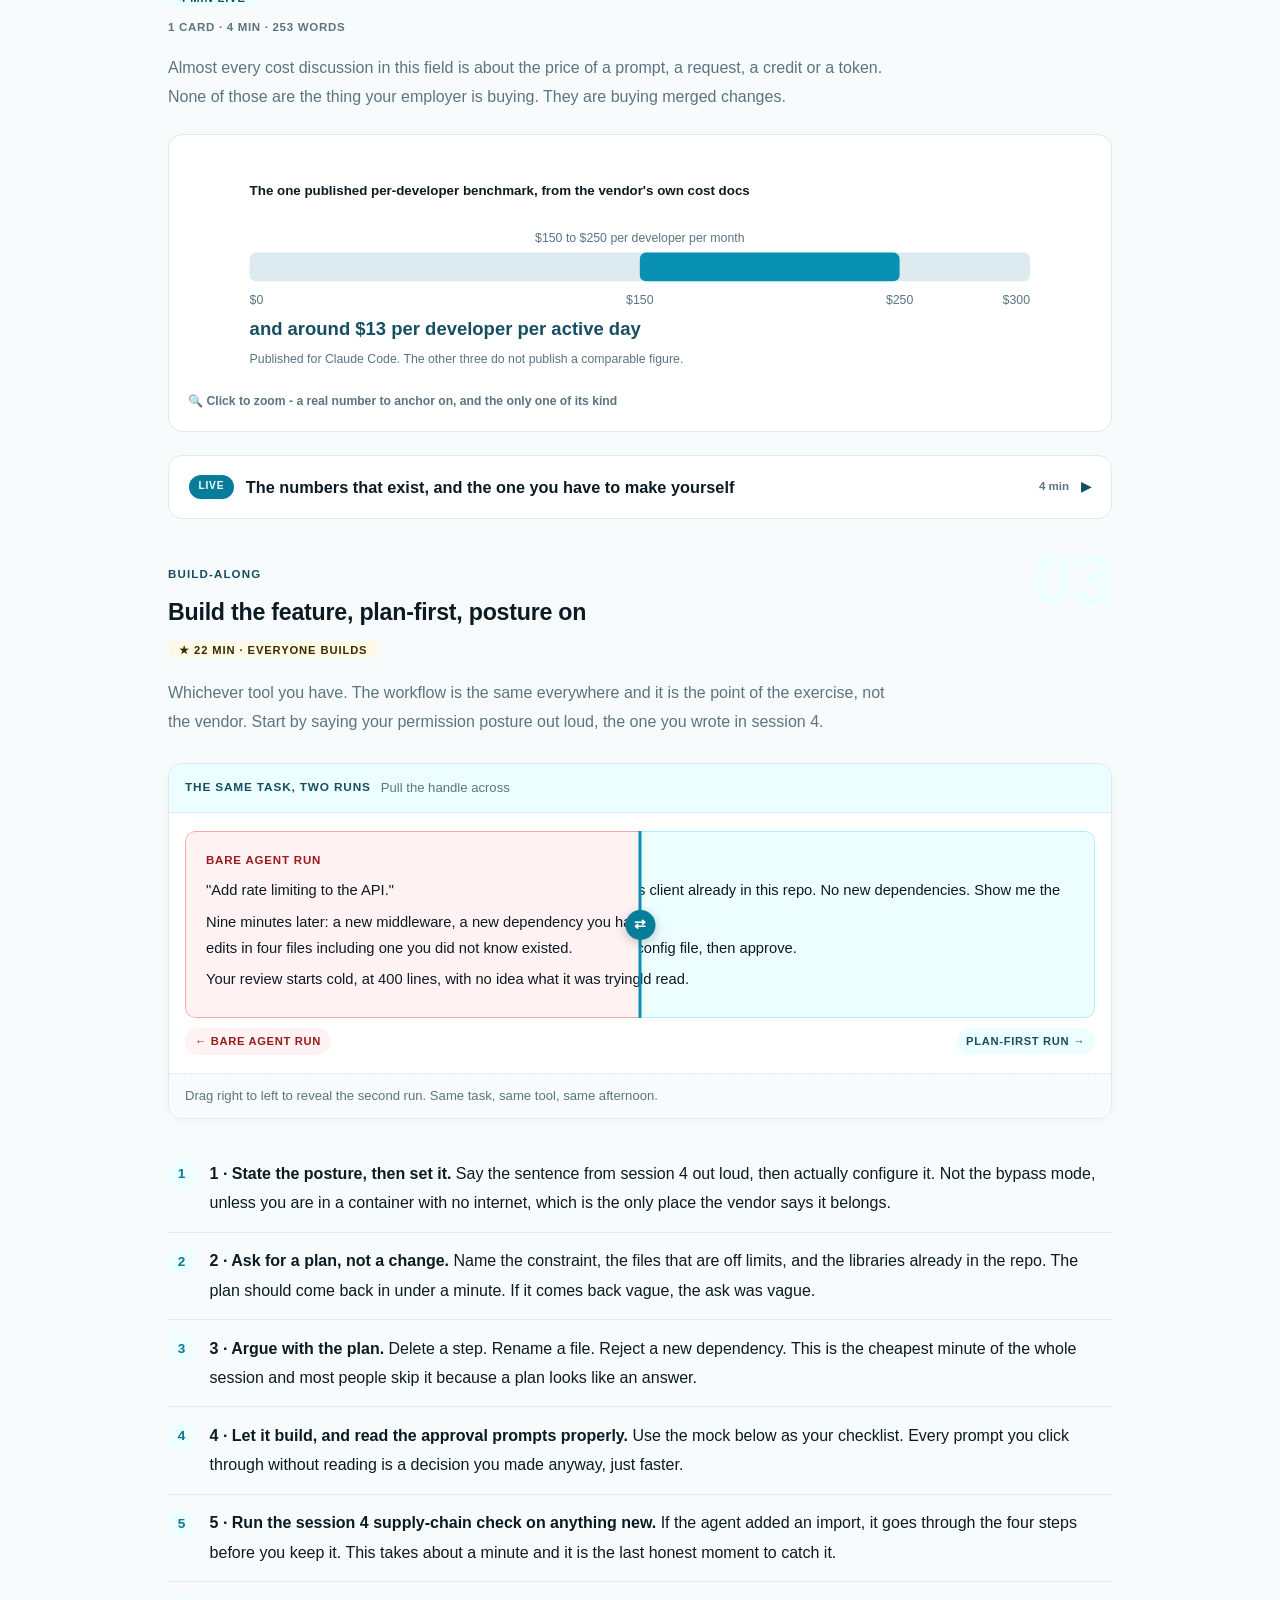
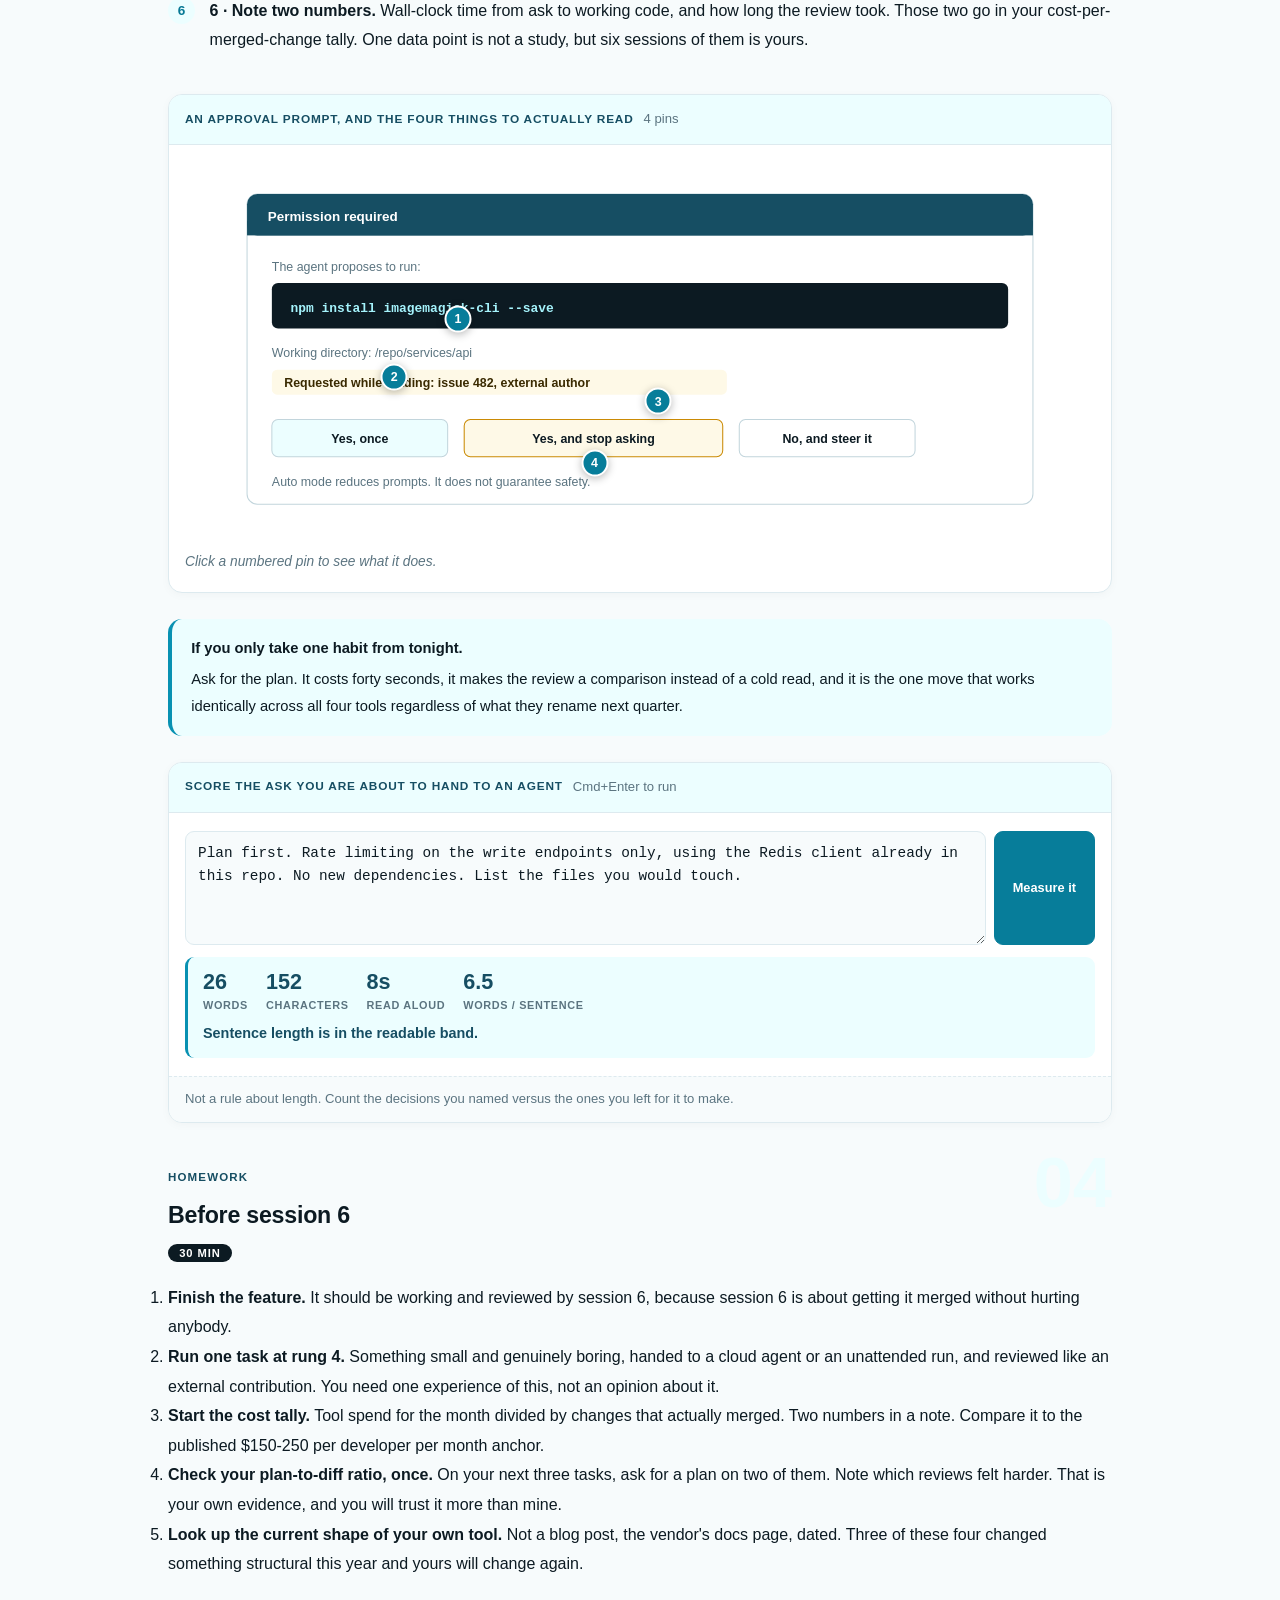
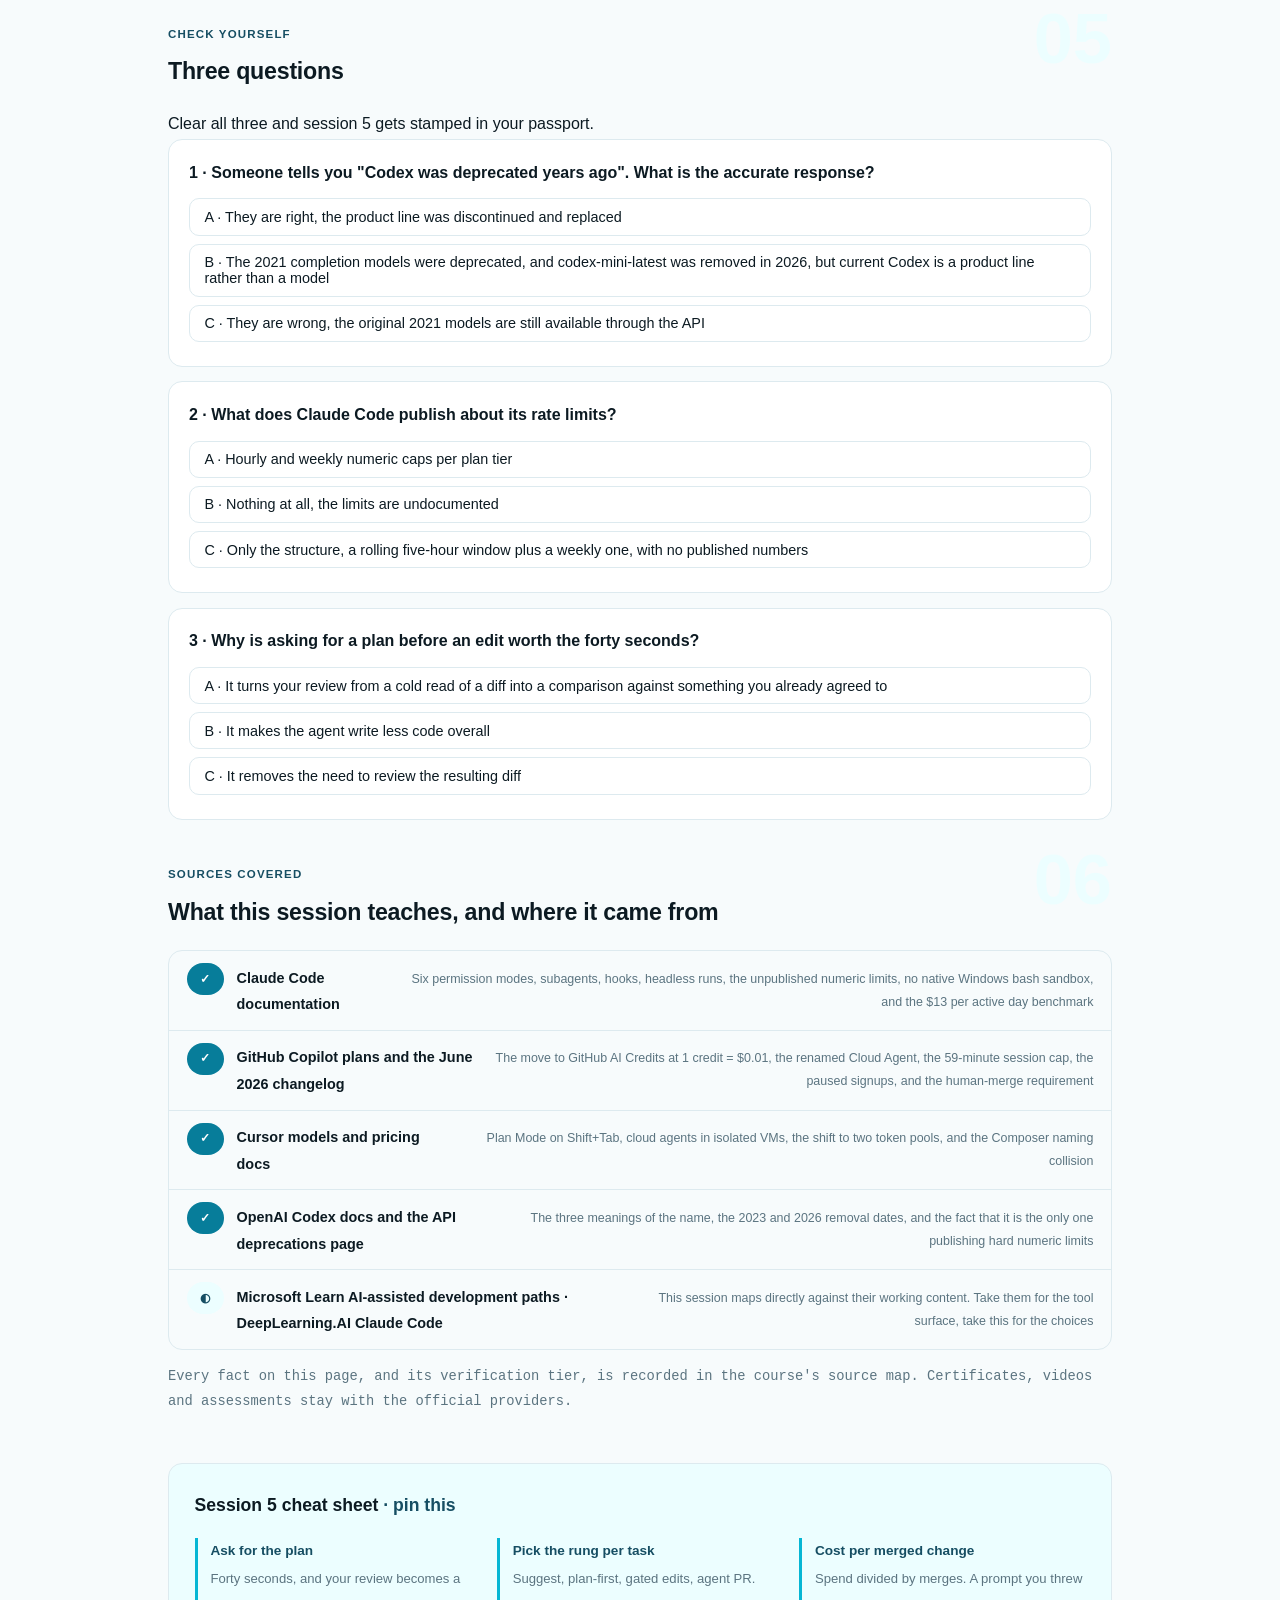
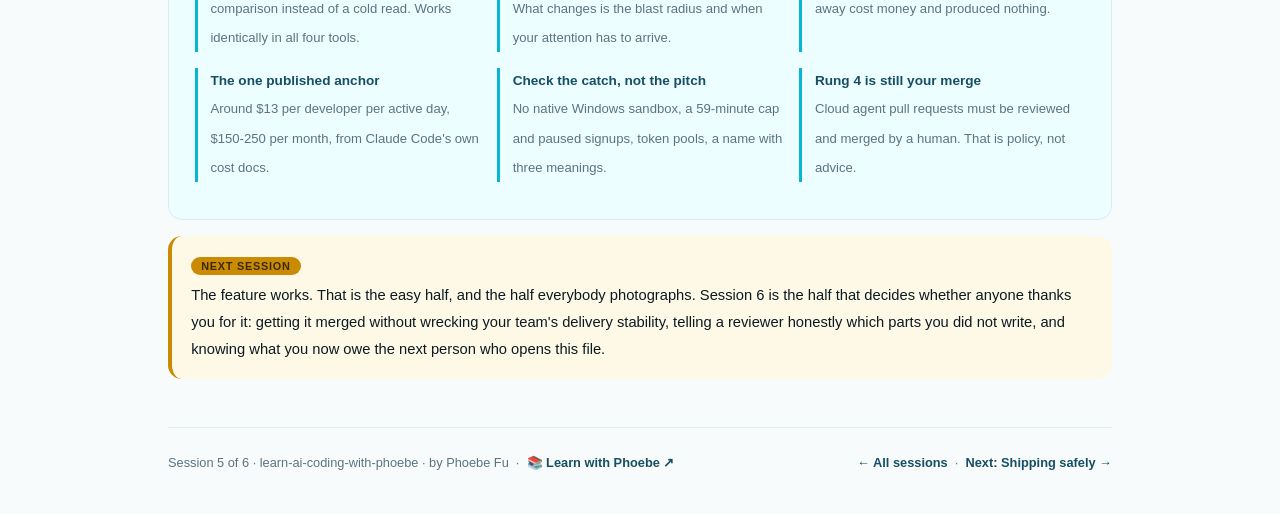
<file: courses/05-build-the-thing.html>
<!DOCTYPE html>
<html lang="en">
<head>
<meta charset="UTF-8">
<meta name="viewport" content="width=device-width, initial-scale=1.0">
<!-- social:start -->
<meta name="description" content="Session 5 of 6. The four tools as they actually are today, how much rope to give an agent, the honest cost conversation, and 22 minutes actually building the feature plan-first with a stated permission posture.">
<meta property="og:type" content="article">
<meta property="og:site_name" content="Learn with Phoebe">
<meta property="og:title" content="Build the thing - learn ai coding with phoebe">
<meta property="og:description" content="Session 5 of 6. Claude Code, Copilot, Cursor and Codex as they are today, plan-first agent runs, and cost per merged change instead of cost per prompt.">
<meta property="og:url" content="https://phoebefu6.github.io/learn-ai-coding-with-phoebe/courses/05-build-the-thing.html">
<meta property="og:image" content="https://phoebefu6.github.io/learn-ai-coding-with-phoebe/assets/og-cover.png">
<meta property="og:image:width" content="1200">
<meta property="og:image:height" content="630">
<meta name="twitter:card" content="summary_large_image">
<meta name="twitter:title" content="Build the thing - learn ai coding with phoebe">
<meta name="twitter:description" content="Session 5 of 6. Four tools, four honest catches, and the cost number you should actually be tracking.">
<meta name="twitter:image" content="https://phoebefu6.github.io/learn-ai-coding-with-phoebe/assets/og-cover.png">
<!-- social:end -->
<title>Session 5 · Build the thing - learn ai coding with phoebe</title>
<link rel="stylesheet" href="../assets/style.css?v=30">
</head>
<body>

<div class="toolbar">
  <div class="wrap">
    <span class="crumb"><a href="../index.html">learn-ai-coding-with-phoebe</a> / Session 5 of 6</span>
    <button class="btn" id="toggle-all" type="button">Expand all</button>
    <button class="btn primary" id="zoom-toggle" type="button">Projector zoom: off</button>
  </div>
</div>

<header class="masthead">
  <div class="wrap">
    <div class="eyebrow">Learn AI Coding with Phoebe · Session 5 of 6</div>
    <h1>Build the <span class="accent">thing</span></h1>
    <p class="sub">Four sessions of evidence, and tonight you cash it in. First a straight look at the four major tools as they actually are in August 2026, including the parts their landing pages leave out. Then how much rope to hand an agent and where the approval gates go. Then the cost conversation nobody has honestly, because everybody is measuring the wrong unit. Then twenty-two minutes of building your feature, plan-first, with the permission posture you wrote last week.</p>
    <div class="chip-row">
      <span class="chip level">🟠 Hands-on</span>
      <span class="chip audience">Anyone who codes as part of the job</span>
      <span class="chip audience">Bring whichever tool you actually have</span>
      <span class="chip time">45 min</span>
    </div>
    <div class="agenda">
      <span class="a1" style="flex:1">0-2 · Welcome</span>
      <span class="a2" style="flex:4">2-20 · The four tools, honestly</span>
      <span class="a3" style="flex:5">20-42 · Build-along: ship the feature</span>
      <span class="a4" style="flex:1">42-45 · Q&amp;A</span>
    </div>
  </div>
</header>

<main class="wrap">

  <!-- ============ PART 1 ============ -->
  <section class="section" id="part-1">
    <div class="section-kicker">
      <span class="klabel">Part 1 · covers the tool landscape</span>
      <h2>The four tools, and the catch each one does not advertise</h2>
      <span class="tag concept">8 min live</span>
    </div>
    <p class="lede">Every comparison post you have read is out of date, because three of these four changed something structural in 2026. Here is the shape of each one, and then the part you only find out on day three.</p>

    <div class="callout win">
      <p><strong>★ What you walk out with tonight.</strong> Your feature actually built, a plan-first workflow you have run once so you know what it feels like, and a cost number that means something: what a merged change costs you, not what a prompt costs you.</p>
    </div>

    <details class="card" open>
      <summary><span class="mode live">Live</span>Four tools, four honest catches<span class="mini">5 min</span><span class="caret">▶</span></summary>
      <div class="body">
        <table class="clean">
          <tr><th>Tool</th><th>Current shape</th><th>The catch</th></tr>
          <tr><td><strong>Claude Code</strong></td><td>agentic: subagents, hooks, headless <span class="mono">-p</span>, an Agent SDK, six permission modes</td><td>numeric rate limits are <strong>not published</strong>, only the structure, a rolling five-hour window plus a weekly one. The bash sandbox is macOS Seatbelt or Linux isolation, so <strong>native Windows is unsupported</strong></td></tr>
          <tr><td><strong>GitHub Copilot</strong></td><td>agent mode in the IDE, plus a <strong>Cloud Agent</strong> (renamed) that opens a pull request you review</td><td>billing changed on <strong>2026-06-01</strong> to GitHub AI Credits, where 1 credit equals $0.01. Cloud agent sessions have a hard <strong>59-minute cap</strong>. And <strong>signups are paused</strong> for several plans</td></tr>
          <tr><td><strong>Cursor</strong></td><td>Plan Mode on <span class="mono">Shift+Tab</span>, cloud agents in isolated VMs, unlimited parallel agents</td><td>pricing moved from counting requests to <strong>two token pools</strong>, so old cost advice does not transfer. "Composer" is now both a mode and a model name, which confuses everyone including the docs</td></tr>
          <tr><td><strong>OpenAI Codex</strong></td><td>a CLI with <span class="mono">codex exec</span> for CI, an IDE extension, and a cloud agent triggered from web, GitHub, GitLab, Linear or Slack</td><td><strong>the name has meant three different things.</strong> Current Codex is a product line, not a model. It is also the only one of the four <strong>publishing hard numeric rate limits</strong></td></tr>
        </table>
        <p><strong>Read that last column as a shopping list, not a scoreboard.</strong> If your team is on Windows, one of those catches decides for you. If you need to forecast spend to a finance team, another one does. Nobody here is best; they are differently constrained.</p>
        <div class="callout tip">
          <p><strong>Check the signup status before you plan a cohort.</strong> As of the June 2026 changelog, Copilot signups are paused for Student, Pro, Pro+ and Max, and for Business on Free and Team organisations since 2026-04-22. Nothing derails a training session faster than eight people who cannot create an account.</p>
        </div>
      </div>
    </details>

    <figure class="zoomable">
      <svg viewBox="0 0 880 250" xmlns="http://www.w3.org/2000/svg" role="img" aria-label="Timeline showing that the Codex name has meant three different things: 2021 completion models, their shutdown in 2023, the removal of codex-mini-latest in 2026, and today's product line">
        <style>
          .c5aD { font: 700 11px Inter, sans-serif; fill: #5B7480; }
          .c5aL { font: 600 12px Inter, sans-serif; fill: #0C1A22; }
          .c5aB { font: 700 10px Inter, sans-serif; fill: #fff; letter-spacing: .04em; }
          .c5aN { font: 400 12px Inter, sans-serif; fill: #5B7480; }
        </style>
        <line x1="130" y1="120" x2="730" y2="120" stroke="#DDEAEF" stroke-width="2"/>
        <circle cx="130" cy="120" r="7" fill="#5B7480"/>
        <text class="c5aD" x="130" y="102" text-anchor="middle">2021</text>
        <rect x="86" y="132" width="88" height="17" rx="8" fill="#5B7480"/>
        <text class="c5aB" x="130" y="144" text-anchor="middle">A MODEL</text>
        <text class="c5aL" x="130" y="168" text-anchor="middle">completion models</text>
        <text class="c5aL" x="130" y="184" text-anchor="middle">shipped as an API</text>
        <circle cx="330" cy="120" r="7" fill="#CA8A04"/>
        <text class="c5aD" x="330" y="102" text-anchor="middle">2023-03-23</text>
        <rect x="286" y="132" width="88" height="17" rx="8" fill="#CA8A04"/>
        <text class="c5aB" x="330" y="144" text-anchor="middle">SHUT OFF</text>
        <text class="c5aL" x="330" y="168" text-anchor="middle">originals deprecated</text>
        <text class="c5aL" x="330" y="184" text-anchor="middle">name kept living on</text>
        <circle cx="530" cy="120" r="7" fill="#991B1B"/>
        <text class="c5aD" x="530" y="102" text-anchor="middle">2026-02-12</text>
        <rect x="486" y="132" width="88" height="17" rx="8" fill="#991B1B"/>
        <text class="c5aB" x="530" y="144" text-anchor="middle">REMOVED</text>
        <text class="c5aL" x="530" y="168" text-anchor="middle">codex-mini-latest</text>
        <text class="c5aL" x="530" y="184" text-anchor="middle">the last model gone</text>
        <circle cx="730" cy="120" r="7" fill="#0891B2"/>
        <text class="c5aD" x="730" y="102" text-anchor="middle">today</text>
        <rect x="686" y="132" width="88" height="17" rx="8" fill="#0891B2"/>
        <text class="c5aB" x="730" y="144" text-anchor="middle">A PRODUCT</text>
        <text class="c5aL" x="730" y="168" text-anchor="middle">CLI, IDE, cloud agent</text>
        <text class="c5aL" x="730" y="184" text-anchor="middle">not a model at all</text>
        <text class="c5aN" x="60" y="222">One name, three meanings. Check which one a tutorial means before you trust its advice.</text>
      </svg>
      <figcaption>🔍 Click to zoom - most "Codex is deprecated" posts are right about a different Codex</figcaption>
    </figure>

    <details class="card">
      <summary><span class="mode self">Self-study</span>Why the Codex naming matters more than it sounds<span class="mini">3 min</span><span class="caret">▶</span></summary>
      <div class="body">
        <p>The 2021 Codex completion models were deprecated on <strong>2023-03-23</strong>. Even <span class="mono">codex-mini-latest</span> was removed on <strong>2026-02-12</strong>. So when someone tells you Codex was shut down, they are quoting a true fact about a dead thing while you are asking about a live product line.</p>
        <p>This is a small example of a habit worth generalising: <strong>in this field the name and the thing drift apart faster than the documentation gets rewritten.</strong> "Composer" in Cursor is a mode and a model. "Copilot" is an IDE completion, an agent mode, a cloud agent and a code reviewer. Before you accept advice, work out which noun the author had in front of them.</p>
        <p>The practical upside of Codex today: it is the only one of the four that <strong>publishes hard numeric rate limits</strong>. If you need to write a capacity plan somebody will hold you to, that is not a small thing.</p>
      </div>
    </details>

    <details class="card">
      <summary><span class="mode self">Self-study</span>Let the constraint choose, not the review<span class="mini">3 min</span><span class="caret">▶</span></summary>
      <div class="body">
        <p>Tool arguments go on forever because people compare capability, and at this level the capabilities have converged. Constraints have not. Four questions settle it faster than any comparison table.</p>
        <ul>
          <li><strong>What are your developers on?</strong> Claude Code's bash sandbox is macOS Seatbelt or Linux isolation, and native Windows is unsupported. If half the team is on Windows without WSL, that is the end of the conversation.</li>
          <li><strong>Do you have to forecast the spend?</strong> Codex publishes hard numeric rate limits. Claude Code publishes only the structure plus a real cost benchmark. Cursor's two token pools and Copilot's credits both need modelling.</li>
          <li><strong>Where does the review already happen?</strong> If your team lives in pull requests, Copilot's cloud agent lands in a workflow you already have, with the human merge requirement enforced for you.</li>
          <li><strong>Are you teaching a group next month?</strong> Then check account availability first. Paused signups have ended more workshops than any missing feature.</li>
        </ul>
        <p>None of this is loyalty. Most people who use these seriously end up with two, and the second one exists because of a constraint rather than a preference.</p>
      </div>
    </details>
  </section>

  <!-- ============ PART 2 ============ -->
  <section class="section" id="part-2">
    <div class="section-kicker">
      <span class="klabel">Part 2 · covers agent modes</span>
      <h2>How much rope, and where the gate goes</h2>
      <span class="tag concept">5 min live</span>
    </div>
    <p class="lede">Every one of these tools now offers a spectrum from "suggest a line" to "go away and open a pull request". The decision is not which end is better. It is which rung you are on for this particular task, and whether you know what you signed up to review.</p>

    <figure class="zoomable">
      <svg viewBox="0 0 880 300" xmlns="http://www.w3.org/2000/svg" role="img" aria-label="Four rungs of agent autonomy, from suggest-only up to an agent opening a pull request, with what you must review at each level">
        <style>
          .c5bK { font: 700 10px Inter, sans-serif; fill: #5B7480; letter-spacing: .05em; }
          .c5bT { font: 700 13px Inter, sans-serif; fill: #0C1A22; }
          .c5bS { font: 400 12px Inter, sans-serif; fill: #164E63; }
          .c5bW { font: 700 13px Inter, sans-serif; fill: #fff; }
          .c5bX { font: 400 12px Inter, sans-serif; fill: #ECFEFF; }
          .c5bN { font: 400 12px Inter, sans-serif; fill: #5B7480; }
        </style>
        <text class="c5bK" x="60" y="40">MORE ROPE GOING UP. THE REVIEW DOES NOT DISAPPEAR, IT CHANGES SHAPE</text>
        <rect x="60" y="64" width="760" height="46" rx="8" fill="#0891B2"/>
        <text class="c5bW" x="76" y="86">4 · The agent opens a pull request</text>
        <text class="c5bX" x="76" y="104">You review it like an external contribution, because that is what it is</text>
        <rect x="60" y="116" width="620" height="46" rx="8" fill="#06B6D4"/>
        <text class="c5bT" x="76" y="138">3 · It edits, and asks before each command</text>
        <text class="c5bS" x="76" y="156">You read every command it proposes, and where the request came from</text>
        <rect x="60" y="168" width="480" height="46" rx="8" fill="#A5F3FC"/>
        <text class="c5bT" x="76" y="190">2 · Plan first, then edit</text>
        <text class="c5bS" x="76" y="208">You read the plan, argue with it, then read the diff</text>
        <rect x="60" y="220" width="340" height="46" rx="8" fill="#ECFEFF" stroke="#C2D5DC"/>
        <text class="c5bT" x="76" y="242">1 · Suggest only</text>
        <text class="c5bS" x="76" y="260">You read every line as it lands</text>
        <text class="c5bN" x="60" y="288">Pick the rung per task, not per person. The blast radius is what changes, not the tool.</text>
      </svg>
      <figcaption>🔍 Click to zoom - the higher the rung, the earlier your attention has to arrive</figcaption>
    </figure>

    <details class="card">
      <summary><span class="mode live">Live</span>Why plan-first is the rung that pays for itself<span class="mini">3 min</span><span class="caret">▶</span></summary>
      <div class="body">
        <p>Cursor puts Plan Mode on <span class="mono">Shift+Tab</span>. Claude Code has a plan-shaped permission mode among its six. Codex and Copilot both let you ask for an approach before an edit. Different words, same move: <strong>make the model state its intent while it is still cheap to disagree.</strong></p>
        <p>Three things a plan gets you that a diff cannot.</p>
        <ul>
          <li><strong>You see the files it intends to touch</strong> before it touches them. Half of all bad agent runs are visible right there, in a file list that includes something you did not expect.</li>
          <li><strong>You argue at the level of approach.</strong> Correcting "use the existing repository layer, do not add a second one" costs one sentence in a plan and an afternoon in a merged branch.</li>
          <li><strong>Your review has a shape.</strong> Reading a 400-line diff cold is genuinely hard. Reading it against a plan you already agreed to is a comparison, and humans are much better at comparisons than at cold reads.</li>
        </ul>
        <div class="callout tip">
          <p><strong>This is session 1's finding wearing different clothes.</strong> Writing the spec before the prompt took the playground from zero of five to five of five. A plan is a spec you did not have to write yourself, that you get to correct before anything is built.</p>
        </div>
      </div>
    </details>

    <details class="card">
      <summary><span class="mode live">Live</span>What "the agent opens a PR" changes about your job<span class="mini">2 min</span><span class="caret">▶</span></summary>
      <div class="body">
        <p>Rung 4 is the one people underestimate, because it feels like delegation and it is actually a change of role. GitHub states the boundary plainly: "Draft pull requests created by Copilot cloud agent must be reviewed and merged by a human." Copilot's cloud agent sessions also cap at <strong>59 minutes</strong>, which is a useful forcing function: if the task cannot be described tightly enough to finish inside an hour, it was too big to hand over.</p>
        <p>So your work moves. You spend less time typing and more time doing the three things that were always the expensive part:</p>
        <ul>
          <li><strong>Scoping the task well enough to be handed over</strong>, which is most of the value and where most of the failures start.</li>
          <li><strong>Reviewing an unfamiliar diff</strong>, written by something that does not share your conventions unless you told it to.</li>
          <li><strong>Owning the merge.</strong> Session 4's rule holds all the way up: no autonomy mode moves the responsibility. It only moves the moment you exercise it.</li>
        </ul>
        <p>And remember the injection lesson while you are up here. A cloud agent reading an issue written by an external contributor is reading text from a stranger. That is exactly the surface CamoLeak used.</p>
      </div>
    </details>
  </section>

  <!-- ============ PART 3 ============ -->
  <section class="section" id="part-3">
    <div class="section-kicker">
      <span class="klabel">Part 3 · covers cost</span>
      <h2>You are measuring the wrong unit</h2>
      <span class="tag concept">4 min live</span>
    </div>
    <p class="lede">Almost every cost discussion in this field is about the price of a prompt, a request, a credit or a token. None of those are the thing your employer is buying. They are buying merged changes.</p>

    <figure class="zoomable">
      <svg viewBox="0 0 880 220" xmlns="http://www.w3.org/2000/svg" role="img" aria-label="A cost band showing the published Claude Code benchmark of 150 to 250 dollars per developer per month, and around 13 dollars per active day">
        <style>
          .c5cT { font: 600 13px Inter, sans-serif; fill: #0C1A22; }
          .c5cK { font: 400 12px Inter, sans-serif; fill: #5B7480; }
          .c5cV { font: 800 18px Inter, sans-serif; fill: #164E63; }
          .c5cN { font: 400 12px Inter, sans-serif; fill: #5B7480; }
        </style>
        <text class="c5cT" x="60" y="40">The one published per-developer benchmark, from the vendor's own cost docs</text>
        <text class="c5cK" x="440" y="86" text-anchor="middle">$150 to $250 per developer per month</text>
        <rect x="60" y="96" width="760" height="28" rx="6" fill="#DDEAEF"/>
        <rect x="440" y="96" width="253" height="28" rx="6" fill="#0891B2"/>
        <text class="c5cK" x="60" y="146">$0</text>
        <text class="c5cK" x="440" y="146" text-anchor="middle">$150</text>
        <text class="c5cK" x="693" y="146" text-anchor="middle">$250</text>
        <text class="c5cK" x="820" y="146" text-anchor="end">$300</text>
        <text class="c5cV" x="60" y="176">and around $13 per developer per active day</text>
        <text class="c5cN" x="60" y="204">Published for Claude Code. The other three do not publish a comparable figure.</text>
      </svg>
      <figcaption>🔍 Click to zoom - a real number to anchor on, and the only one of its kind</figcaption>
    </figure>

    <details class="card">
      <summary><span class="mode live">Live</span>The numbers that exist, and the one you have to make yourself<span class="mini">4 min</span><span class="caret">▶</span></summary>
      <div class="body">
        <p>Two published anchors are worth knowing.</p>
        <ul>
          <li><strong>Claude Code's own docs give a real benchmark:</strong> "around <strong>$13 per developer per active day</strong> and <strong>$150-250 per developer per month</strong>". That is unusually candid for a vendor and it is the number to quote when someone asks what this costs.</li>
          <li><strong>Copilot moved to GitHub AI Credits on 2026-06-01</strong>, where <strong>1 credit equals $0.01</strong>. That conversion is the useful part, because it turns an internal currency back into money you can put in a spreadsheet.</li>
        </ul>
        <p>Cursor's move to two token pools and Codex's bundling into ChatGPT plans mean neither gives you a clean per-developer figure either. So build your own, and build it in the unit that matters:</p>
        <div class="prompt-box good">
          <span class="label">★ The metric worth tracking</span>
cost per merged change
  = (tool spend over the period)
  / (changes that actually merged in the period)

Not cost per prompt. Not cost per accepted suggestion.
A prompt you threw away cost you money and produced nothing.
        </div>
        <p>Track it for a month and two things usually happen. The number is lower than the anxiety about it, and the variance between people is enormous. That variance is the interesting finding, because it is a workflow difference and workflow is learnable.</p>
        <div class="callout example">
          <span class="ex-pill">Watch the denominator</span>
          <p>Recall session 1: developers forecast a 24 percent speedup, believed afterwards they had been 20 percent faster, and were measured 19 percent slower on their own repositories. Your sense of the numerator is unreliable and your sense of the denominator is worse. Count merges from the log, not from memory.</p>
        </div>
      </div>
    </details>
  </section>

  <!-- ============ BUILD-ALONG ============ -->
  <section class="section" id="demo-5">
    <div class="section-kicker">
      <span class="klabel">Build-along</span>
      <h2>Build the feature, plan-first, posture on</h2>
      <span class="tag demo">★ 22 min · everyone builds</span>
    </div>
    <p class="lede">Whichever tool you have. The workflow is the same everywhere and it is the point of the exercise, not the vendor. Start by saying your permission posture out loud, the one you wrote in session 4.</p>

    <div class="wipe" data-title="The same task, two runs" data-label-a="Bare agent run" data-label-b="Plan-first run"
         data-foot="Drag right to left to reveal the second run. Same task, same tool, same afternoon.">
      <div class="wipe-a">
        <p>"Add rate limiting to the API."</p>
        <p>Nine minutes later: a new middleware, a new dependency you have not heard of, an in-memory counter that resets on deploy, and edits in four files including one you did not know existed.</p>
        <p>Your review starts cold, at 400 lines, with no idea what it was trying to do.</p>
      </div>
      <div class="wipe-b">
        <p>"Plan first. Rate limiting on the write endpoints only, using the Redis client already in this repo. No new dependencies. Show me the files you would touch."</p>
        <p>Plan comes back in forty seconds. You delete one step, name the config file, then approve.</p>
        <p>Your review is a comparison against a plan you agreed to, not a cold read.</p>
      </div>
    </div>

    <div class="steps">
      <div class="step"><p><strong>1 · State the posture, then set it.</strong> Say the sentence from session 4 out loud, then actually configure it. Not the bypass mode, unless you are in a container with no internet, which is the only place the vendor says it belongs.</p></div>
      <div class="step"><p><strong>2 · Ask for a plan, not a change.</strong> Name the constraint, the files that are off limits, and the libraries already in the repo. The plan should come back in under a minute. If it comes back vague, the ask was vague.</p></div>
      <div class="step"><p><strong>3 · Argue with the plan.</strong> Delete a step. Rename a file. Reject a new dependency. This is the cheapest minute of the whole session and most people skip it because a plan looks like an answer.</p></div>
      <div class="step"><p><strong>4 · Let it build, and read the approval prompts properly.</strong> Use the mock below as your checklist. Every prompt you click through without reading is a decision you made anyway, just faster.</p></div>
      <div class="step"><p><strong>5 · Run the session 4 supply-chain check on anything new.</strong> If the agent added an import, it goes through the four steps before you keep it. This takes about a minute and it is the last honest moment to catch it.</p></div>
      <div class="step"><p><strong>6 · Note two numbers.</strong> Wall-clock time from ask to working code, and how long the review took. Those two go in your cost-per-merged-change tally. One data point is not a study, but six sessions of them is yours.</p></div>
    </div>

    <div class="hotspot" data-title="An approval prompt, and the four things to actually read">
      <div class="hs-mock">
        <svg viewBox="0 0 880 360" xmlns="http://www.w3.org/2000/svg" role="img" aria-label="A mock approval dialog showing a proposed install command, the working directory, where the request came from, and the option that stops asking">
          <style>
            .c5hH { font: 700 13px Inter, sans-serif; fill: #fff; }
            .c5hL { font: 400 12px Inter, sans-serif; fill: #5B7480; }
            .c5hM { font: 600 12.5px ui-monospace, SFMono-Regular, Menlo, monospace; fill: #A5F3FC; }
            .c5hB { font: 600 12px Inter, sans-serif; fill: #0C1A22; }
            .c5hA { font: 600 12px Inter, sans-serif; fill: #3A2A00; }
          </style>
          <rect x="60" y="30" width="760" height="300" rx="10" fill="#fff" stroke="#C2D5DC"/>
          <rect x="60" y="30" width="760" height="40" rx="10" fill="#164E63"/>
          <rect x="60" y="56" width="760" height="14" fill="#164E63"/>
          <text class="c5hH" x="80" y="56">Permission required</text>
          <text class="c5hL" x="84" y="104">The agent proposes to run:</text>
          <rect x="84" y="116" width="712" height="44" rx="6" fill="#0C1A22"/>
          <text class="c5hM" x="102" y="144">npm install imagemagick-cli --save</text>
          <text class="c5hL" x="84" y="188">Working directory: /repo/services/api</text>
          <rect x="84" y="200" width="440" height="24" rx="5" fill="#FEF9E7"/>
          <text class="c5hA" x="96" y="217">Requested while reading: issue 482, external author</text>
          <rect x="84" y="248" width="170" height="36" rx="6" fill="#ECFEFF" stroke="#C2D5DC"/>
          <text class="c5hB" x="169" y="271" text-anchor="middle">Yes, once</text>
          <rect x="270" y="248" width="250" height="36" rx="6" fill="#FEF9E7" stroke="#CA8A04"/>
          <text class="c5hB" x="395" y="271" text-anchor="middle">Yes, and stop asking</text>
          <rect x="536" y="248" width="170" height="36" rx="6" fill="#fff" stroke="#C2D5DC"/>
          <text class="c5hB" x="621" y="271" text-anchor="middle">No, and steer it</text>
          <text class="c5hL" x="84" y="312">Auto mode reduces prompts. It does not guarantee safety.</text>
        </svg>
      </div>
      <button class="hs-pin" style="--x:30%;--y:38%" data-title="The exact command"
              data-cap="Read the whole line, not the verb. This one installs a package nobody in your team has named."></button>
      <button class="hs-pin" style="--x:23%;--y:52%" data-title="Where it runs"
              data-cap="A command is only as safe as the directory it lands in. Check the path before the verb."></button>
      <button class="hs-pin" style="--x:52%;--y:58%" data-title="Why it is asking"
              data-cap="This is the session 4 lesson on screen. The request came from text a stranger wrote in an issue."></button>
      <button class="hs-pin" style="--x:45%;--y:73%" data-title="The sticky yes"
              data-cap="MCPoison was exactly this: an approval given once, still valid after the thing behind it changed."></button>
    </div>

    <div class="callout tip">
      <p><strong>If you only take one habit from tonight.</strong> Ask for the plan. It costs forty seconds, it makes the review a comparison instead of a cold read, and it is the one move that works identically across all four tools regardless of what they rename next quarter.</p>
    </div>

    <div class="tryrow" data-fn="wordcount" data-multiline="1" data-title="Score the ask you are about to hand to an agent" data-hint="Paste your plan-first prompt" data-seed="Plan first. Rate limiting on the write endpoints only, using the Redis client already in this repo. No new dependencies. List the files you would touch." data-cta="Measure it" data-foot="Not a rule about length. Count the decisions you named versus the ones you left for it to make."></div>
  </section>

  <!-- ============ HOMEWORK ============ -->
  <section class="section" id="exercise">
    <div class="section-kicker">
      <span class="klabel">Homework</span>
      <h2>Before session 6</h2>
      <span class="tag exercise">30 min</span>
    </div>
    <ol>
      <li><strong>Finish the feature.</strong> It should be working and reviewed by session 6, because session 6 is about getting it merged without hurting anybody.</li>
      <li><strong>Run one task at rung 4.</strong> Something small and genuinely boring, handed to a cloud agent or an unattended run, and reviewed like an external contribution. You need one experience of this, not an opinion about it.</li>
      <li><strong>Start the cost tally.</strong> Tool spend for the month divided by changes that actually merged. Two numbers in a note. Compare it to the published $150-250 per developer per month anchor.</li>
      <li><strong>Check your plan-to-diff ratio, once.</strong> On your next three tasks, ask for a plan on two of them. Note which reviews felt harder. That is your own evidence, and you will trust it more than mine.</li>
      <li><strong>Look up the current shape of your own tool.</strong> Not a blog post, the vendor's docs page, dated. Three of these four changed something structural this year and yours will change again.</li>
    </ol>
  </section>

  <!-- ============ QUIZ ============ -->
  <section class="section" id="quiz">
    <div class="section-kicker">
      <span class="klabel">Check yourself</span>
      <h2>Three questions</h2>
    </div>
    <p>Clear all three and session 5 gets stamped in your passport.</p>

    <div class="quiz-q" data-answer="1">
      <p class="qtext">1 · Someone tells you "Codex was deprecated years ago". What is the accurate response?</p>
      <button class="qopt" type="button">A · They are right, the product line was discontinued and replaced</button>
      <button class="qopt" type="button">B · The 2021 completion models were deprecated, and codex-mini-latest was removed in 2026, but current Codex is a product line rather than a model</button>
      <button class="qopt" type="button">C · They are wrong, the original 2021 models are still available through the API</button>
      <p class="qwhy">The name has meant three different things. The originals went on 2023-03-23 and codex-mini-latest was removed on 2026-02-12. What exists today is a CLI, an IDE extension and a cloud agent, and it is the only one of the four publishing hard numeric rate limits.</p>
    </div>

    <div class="quiz-q" data-answer="2">
      <p class="qtext">2 · What does Claude Code publish about its rate limits?</p>
      <button class="qopt" type="button">A · Hourly and weekly numeric caps per plan tier</button>
      <button class="qopt" type="button">B · Nothing at all, the limits are undocumented</button>
      <button class="qopt" type="button">C · Only the structure, a rolling five-hour window plus a weekly one, with no published numbers</button>
      <p class="qwhy">The structure is documented, the numbers are not. Any "X hours per week" figure you have seen is folklore. The docs do publish a real cost benchmark though: around $13 per developer per active day and $150-250 per month.</p>
    </div>

    <div class="quiz-q" data-answer="0">
      <p class="qtext">3 · Why is asking for a plan before an edit worth the forty seconds?</p>
      <button class="qopt" type="button">A · It turns your review from a cold read of a diff into a comparison against something you already agreed to</button>
      <button class="qopt" type="button">B · It makes the agent write less code overall</button>
      <button class="qopt" type="button">C · It removes the need to review the resulting diff</button>
      <p class="qwhy">You also see the file list before anything is touched, and you can reject an approach for the price of one sentence. It does not remove the review; GitHub still requires a human to review and merge cloud agent pull requests, and so should you.</p>
    </div>

    <p class="quiz-score"></p>
  </section>

  <!-- ============ OFFICIAL COVERAGE ============ -->
  <section class="section" id="official">
    <div class="section-kicker">
      <span class="klabel">Sources covered</span>
      <h2>What this session teaches, and where it came from</h2>
    </div>
    <div class="covered">
      <div class="covered-row"><span class="status pill solid">✓</span><span class="name">Claude Code documentation</span><span class="note">Six permission modes, subagents, hooks, headless runs, the unpublished numeric limits, no native Windows bash sandbox, and the $13 per active day benchmark</span></div>
      <div class="covered-row"><span class="status pill solid">✓</span><span class="name">GitHub Copilot plans and the June 2026 changelog</span><span class="note">The move to GitHub AI Credits at 1 credit = $0.01, the renamed Cloud Agent, the 59-minute session cap, the paused signups, and the human-merge requirement</span></div>
      <div class="covered-row"><span class="status pill solid">✓</span><span class="name">Cursor models and pricing docs</span><span class="note">Plan Mode on Shift+Tab, cloud agents in isolated VMs, the shift to two token pools, and the Composer naming collision</span></div>
      <div class="covered-row"><span class="status pill solid">✓</span><span class="name">OpenAI Codex docs and the API deprecations page</span><span class="note">The three meanings of the name, the 2023 and 2026 removal dates, and the fact that it is the only one publishing hard numeric limits</span></div>
      <div class="covered-row"><span class="status pill light">◐</span><span class="name">Microsoft Learn AI-assisted development paths · DeepLearning.AI Claude Code</span><span class="note">This session maps directly against their working content. Take them for the tool surface, take this for the choices</span></div>
    </div>
    <p class="mono" style="margin-top:14px">Every fact on this page, and its verification tier, is recorded in the course's source map. Certificates, videos and assessments stay with the official providers.</p>
  </section>

  <!-- ============ CHEAT SHEET ============ -->
  <section class="cheat" id="cheatsheet">
    <h3>Session 5 cheat sheet <span>· pin this</span></h3>
    <div class="grid-2">
      <div class="cheat-item"><b>Ask for the plan</b><span>Forty seconds, and your review becomes a comparison instead of a cold read. Works identically in all four tools.</span></div>
      <div class="cheat-item"><b>Pick the rung per task</b><span>Suggest, plan-first, gated edits, agent PR. What changes is the blast radius and when your attention has to arrive.</span></div>
      <div class="cheat-item"><b>Cost per merged change</b><span>Spend divided by merges. A prompt you threw away cost money and produced nothing.</span></div>
      <div class="cheat-item"><b>The one published anchor</b><span>Around $13 per developer per active day, $150-250 per month, from Claude Code's own cost docs.</span></div>
      <div class="cheat-item"><b>Check the catch, not the pitch</b><span>No native Windows sandbox, a 59-minute cap and paused signups, token pools, a name with three meanings.</span></div>
      <div class="cheat-item"><b>Rung 4 is still your merge</b><span>Cloud agent pull requests must be reviewed and merged by a human. That is policy, not advice.</span></div>
    </div>
  </section>

  <div class="callout next">
    <span class="nx-pill">Next session</span>
    <p>The feature works. That is the easy half, and the half everybody photographs. Session 6 is the half that decides whether anyone thanks you for it: getting it merged without wrecking your team's delivery stability, telling a reviewer honestly which parts you did not write, and knowing what you now owe the next person who opens this file.</p>
  </div>

  <footer class="pagefoot">
    <span>Session 5 of 6 · learn-ai-coding-with-phoebe · by Phoebe Fu &nbsp;·&nbsp; 📚 <a href="https://phoebefu6.github.io/learn-with-phoebe/">Learn with Phoebe ↗</a></span>
    <span><a href="../index.html">← All sessions</a> &nbsp;·&nbsp; <a href="06-shipping-safely.html">Next: Shipping safely →</a></span>
  </footer>

</main>

<script src="../assets/app.js?v=28"></script>
</body>
</html>
</file>
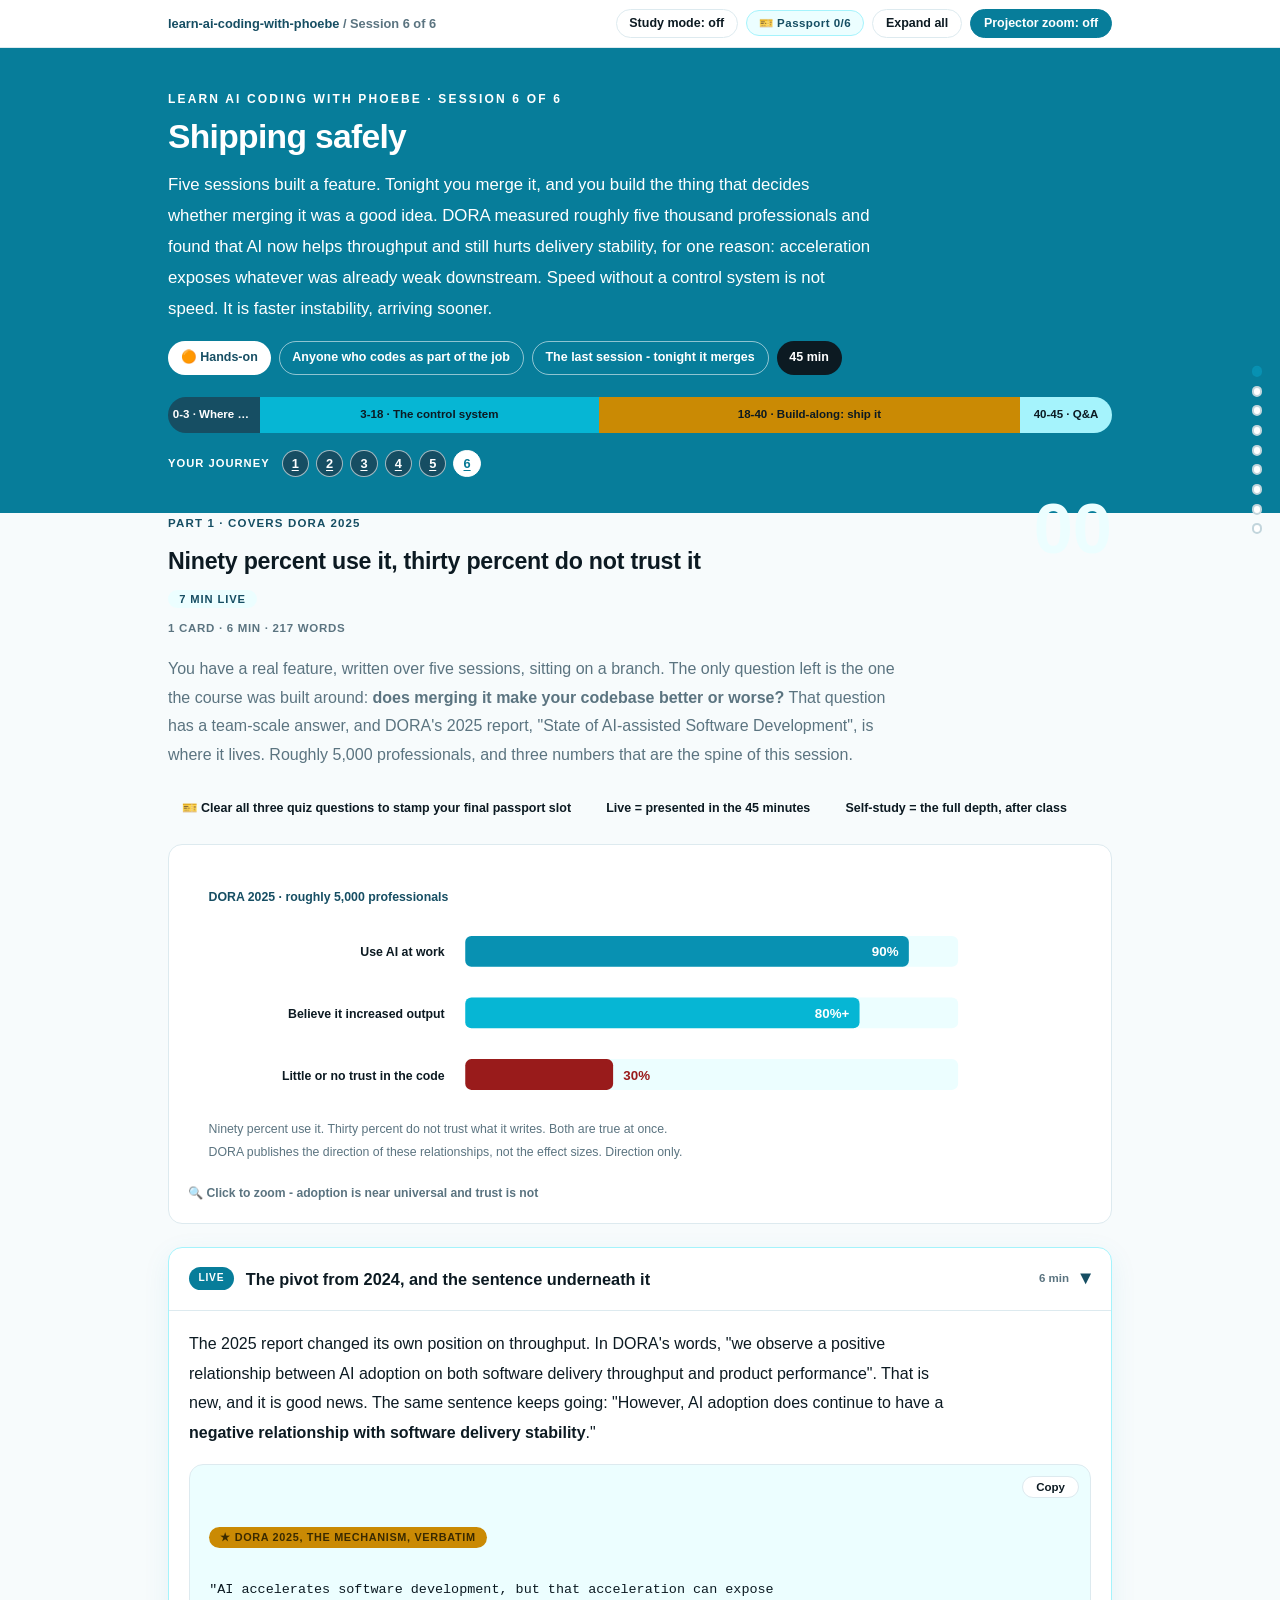
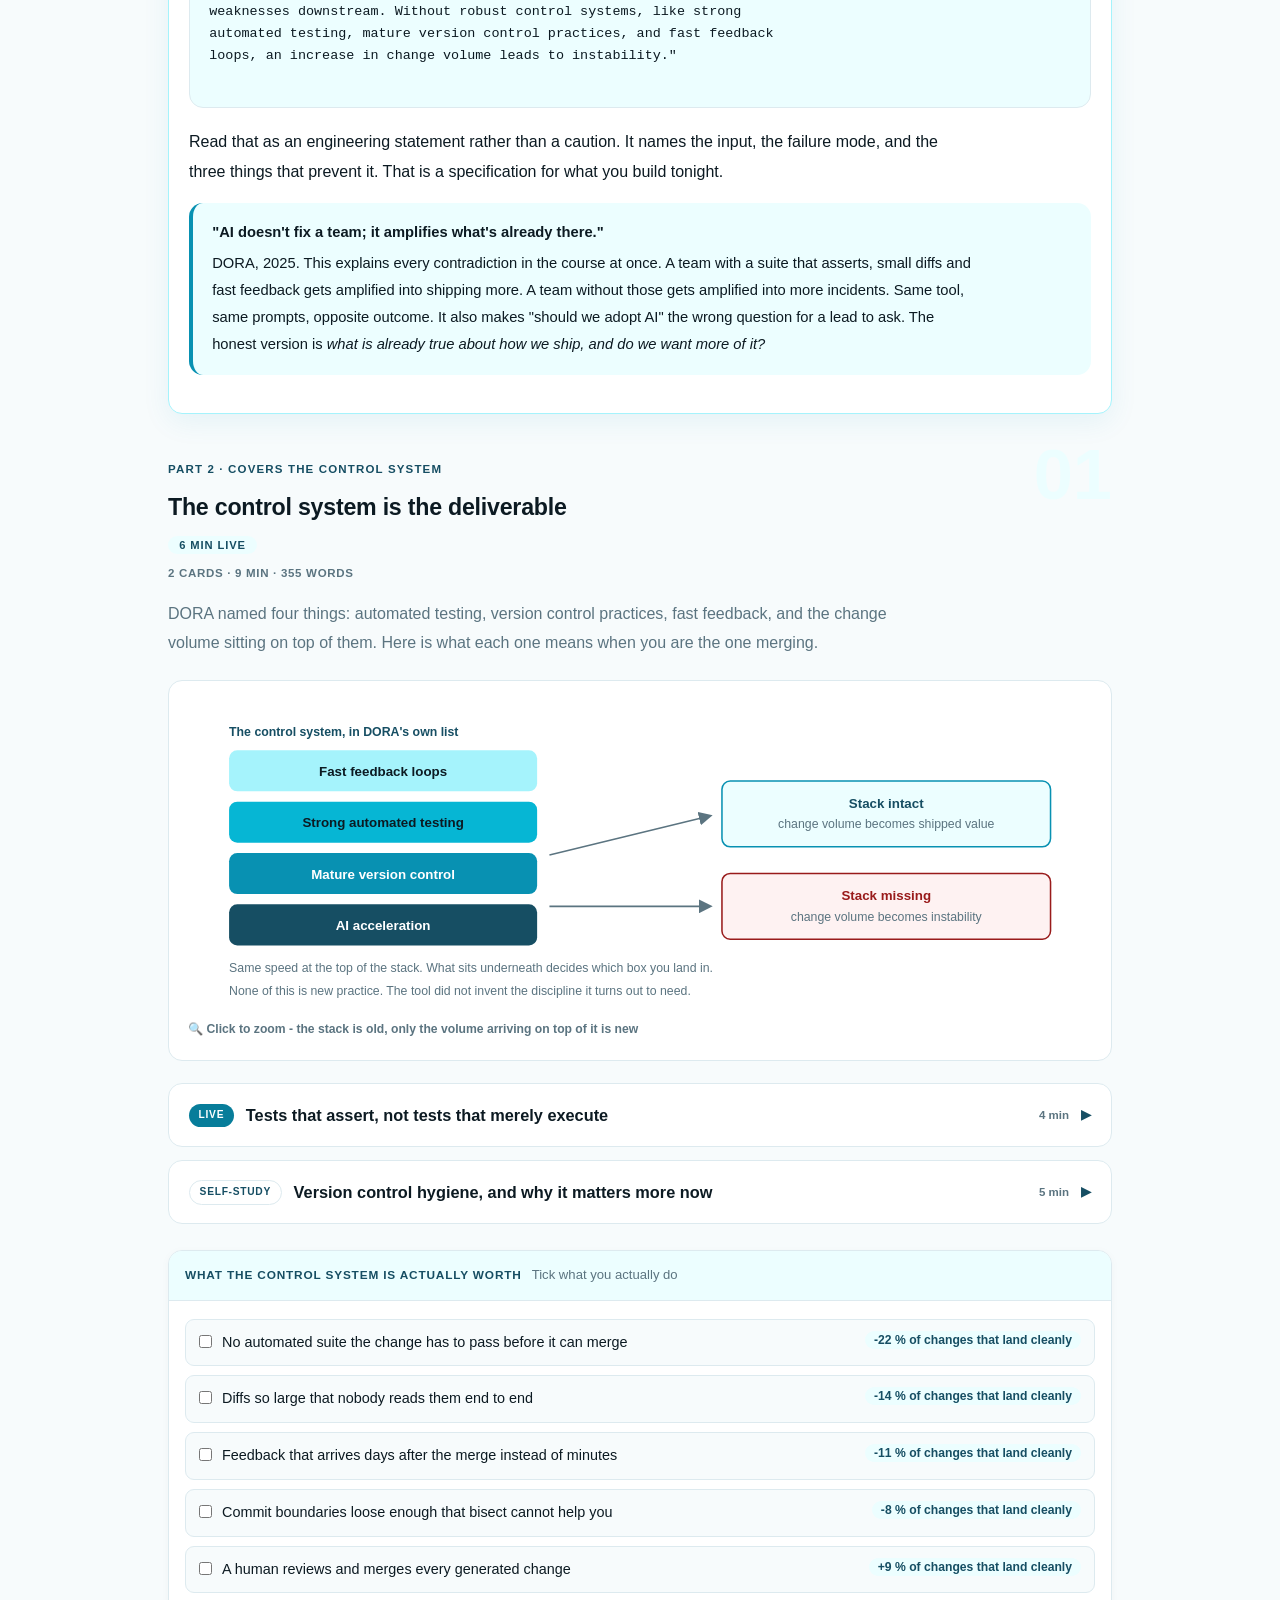
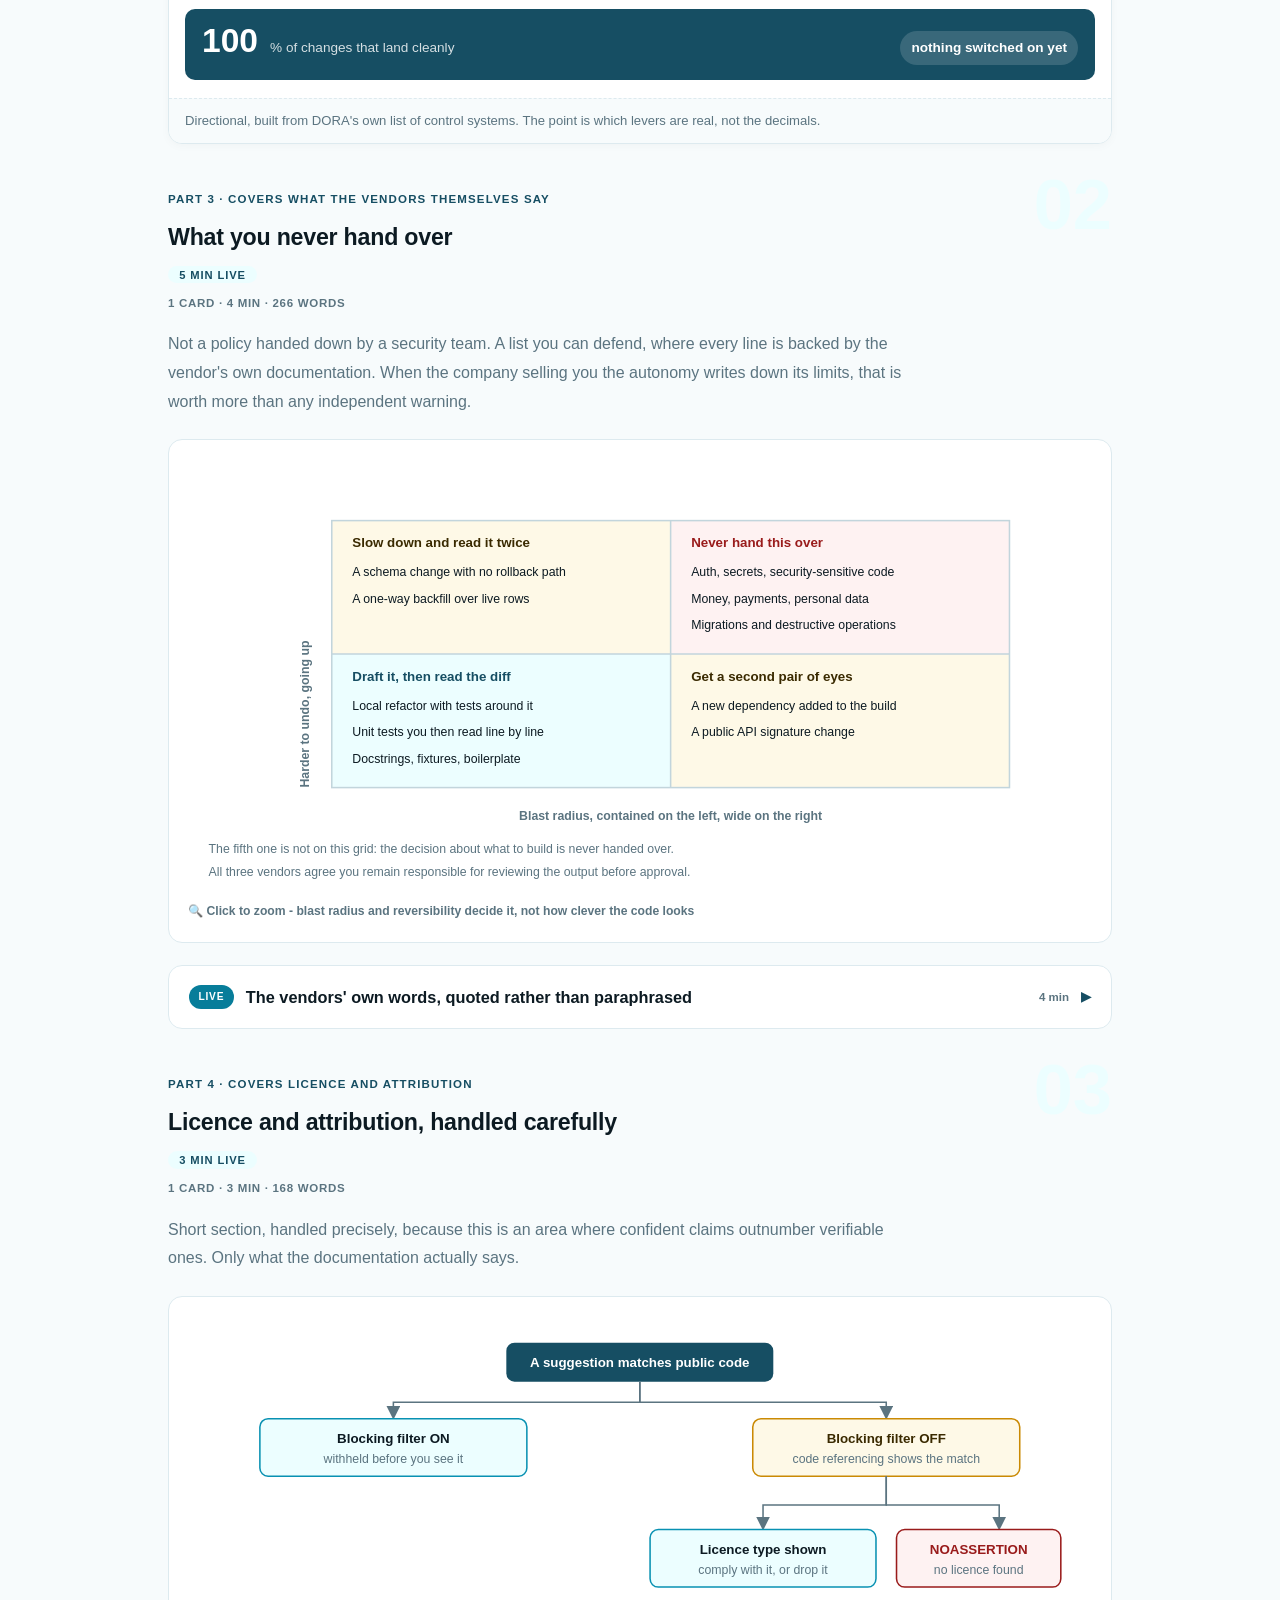
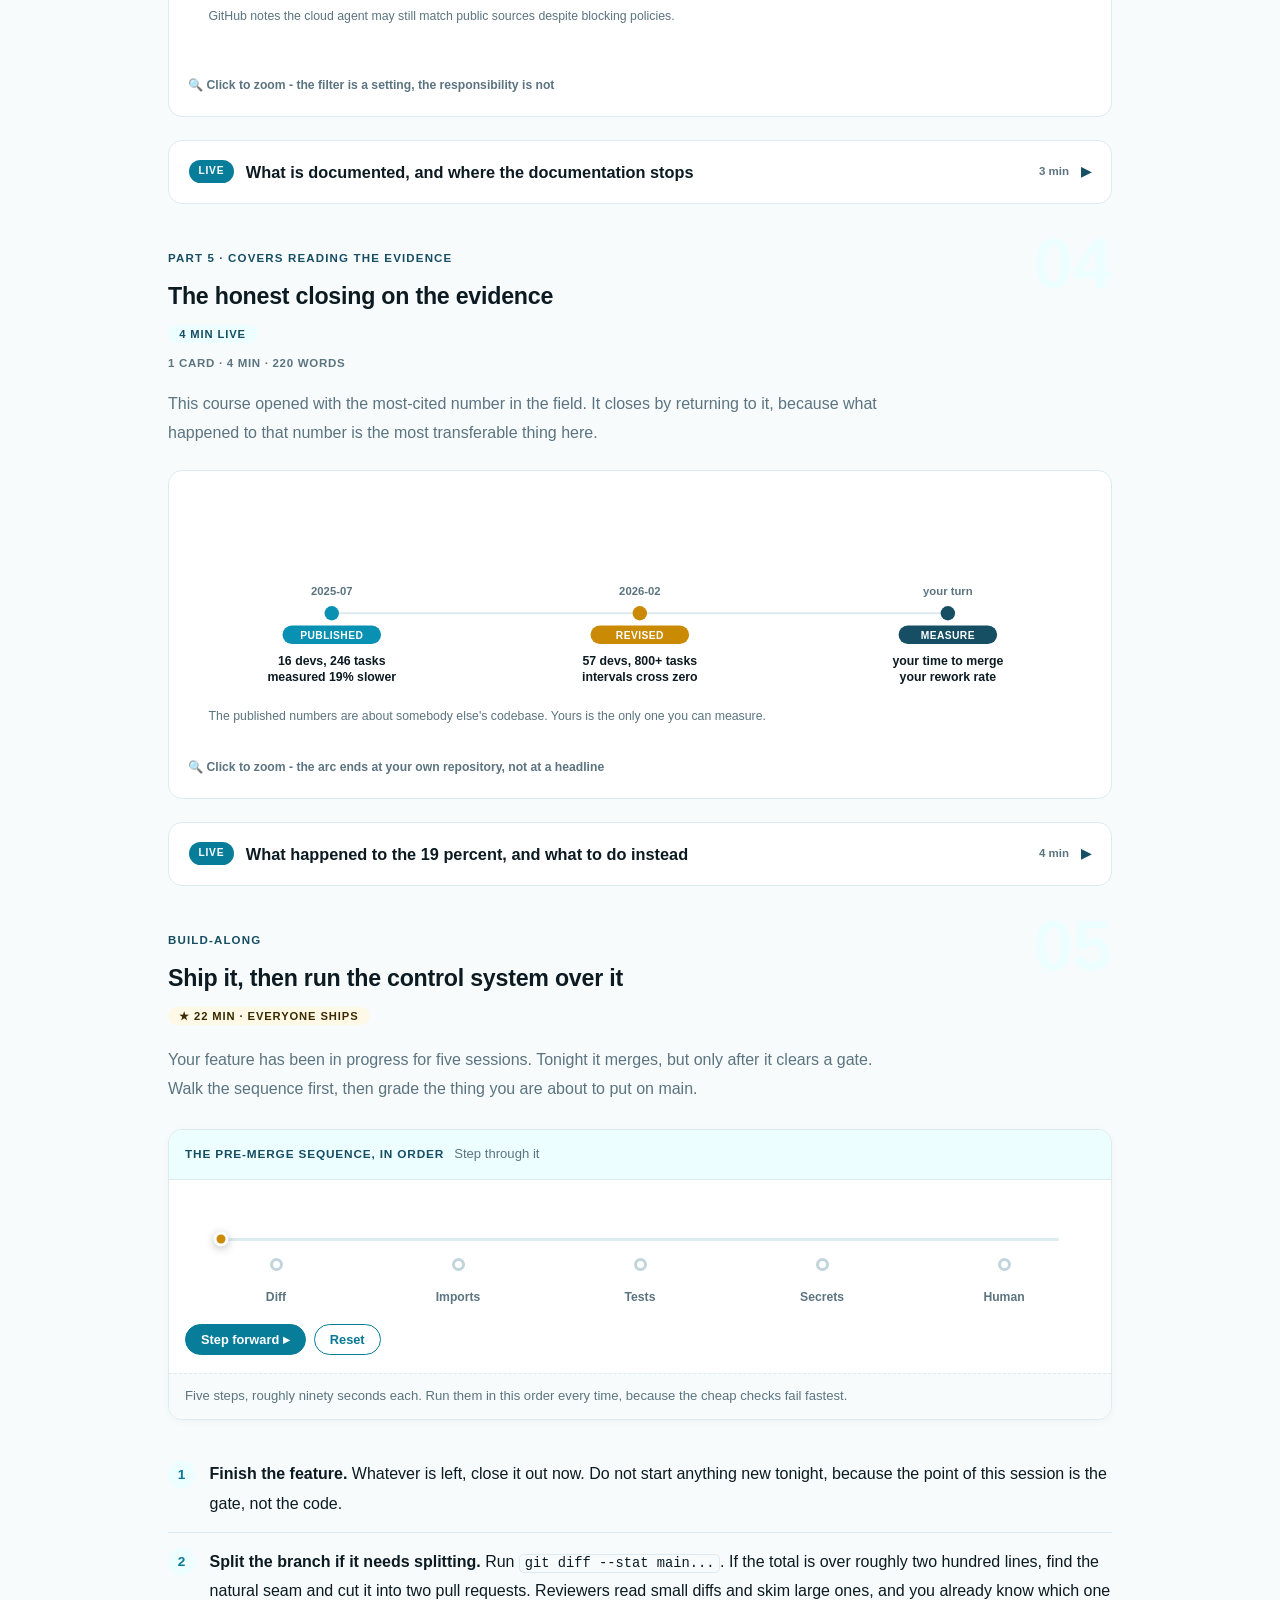
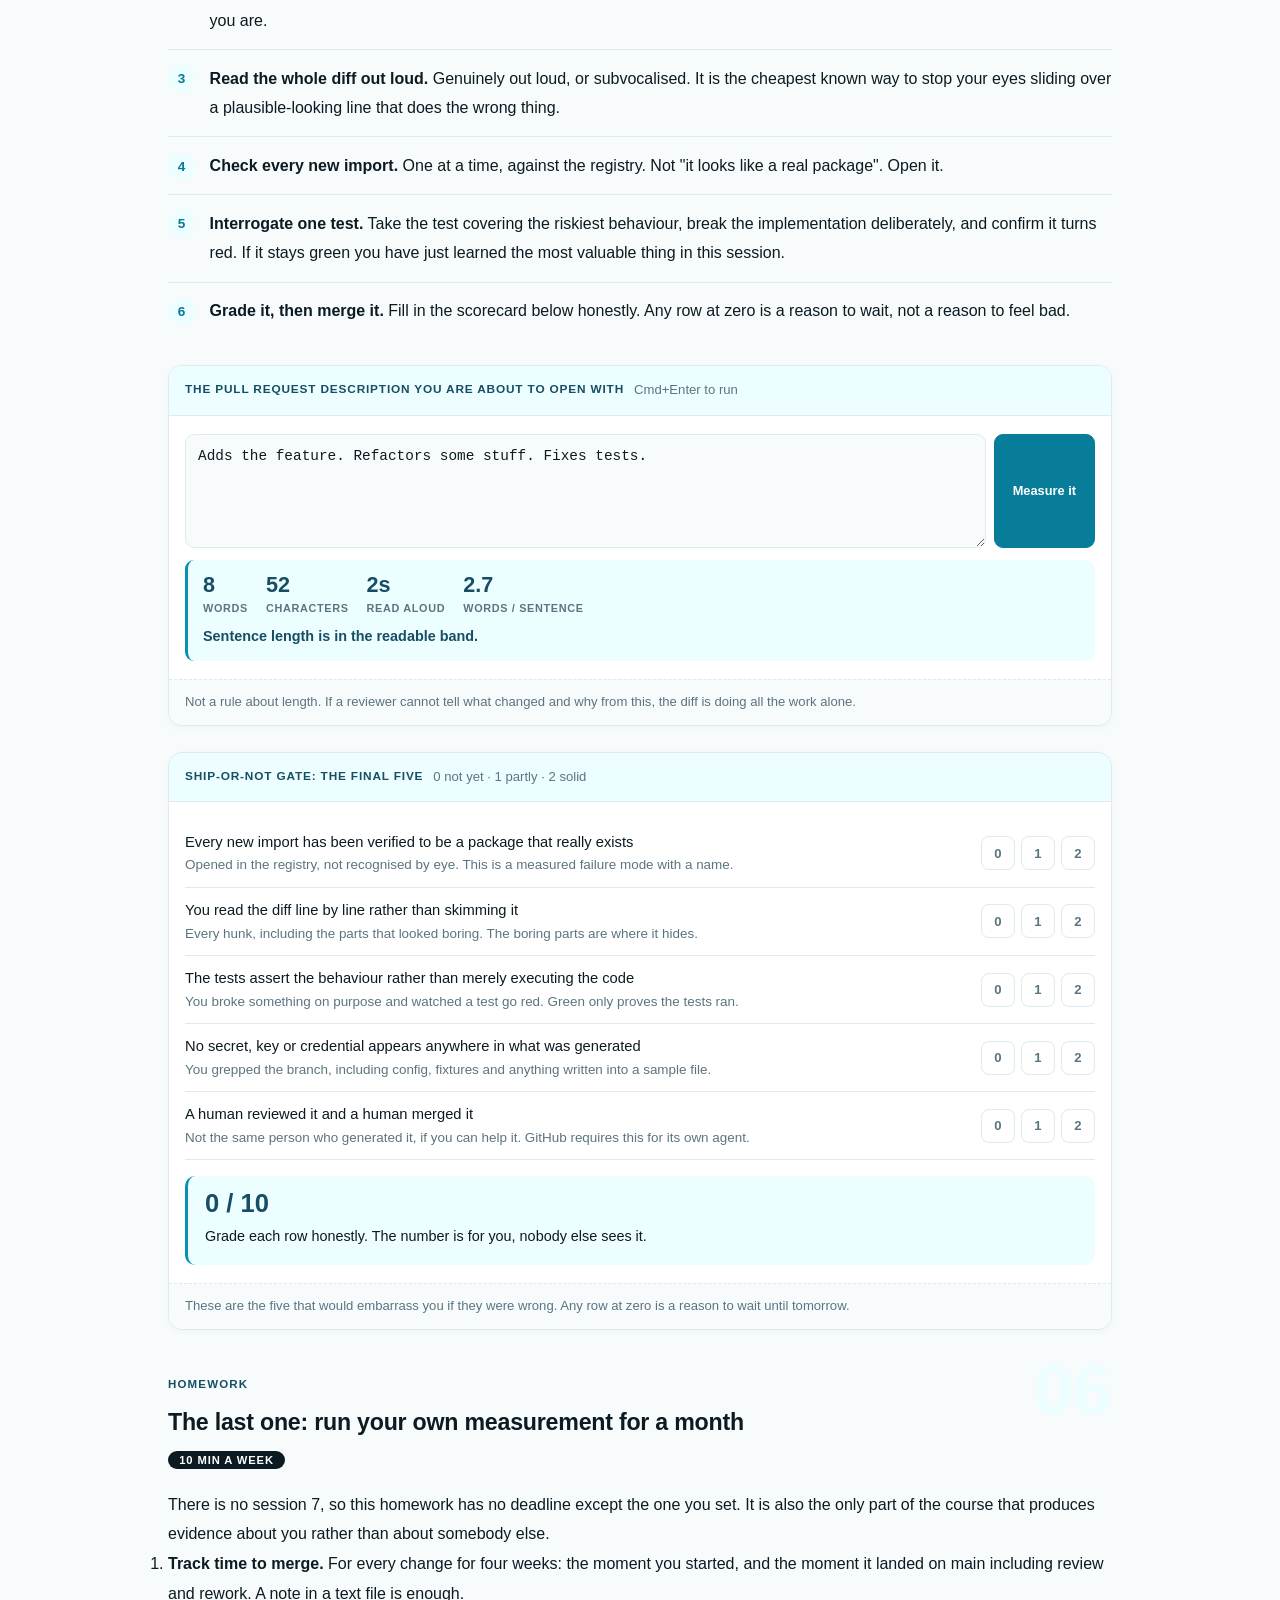
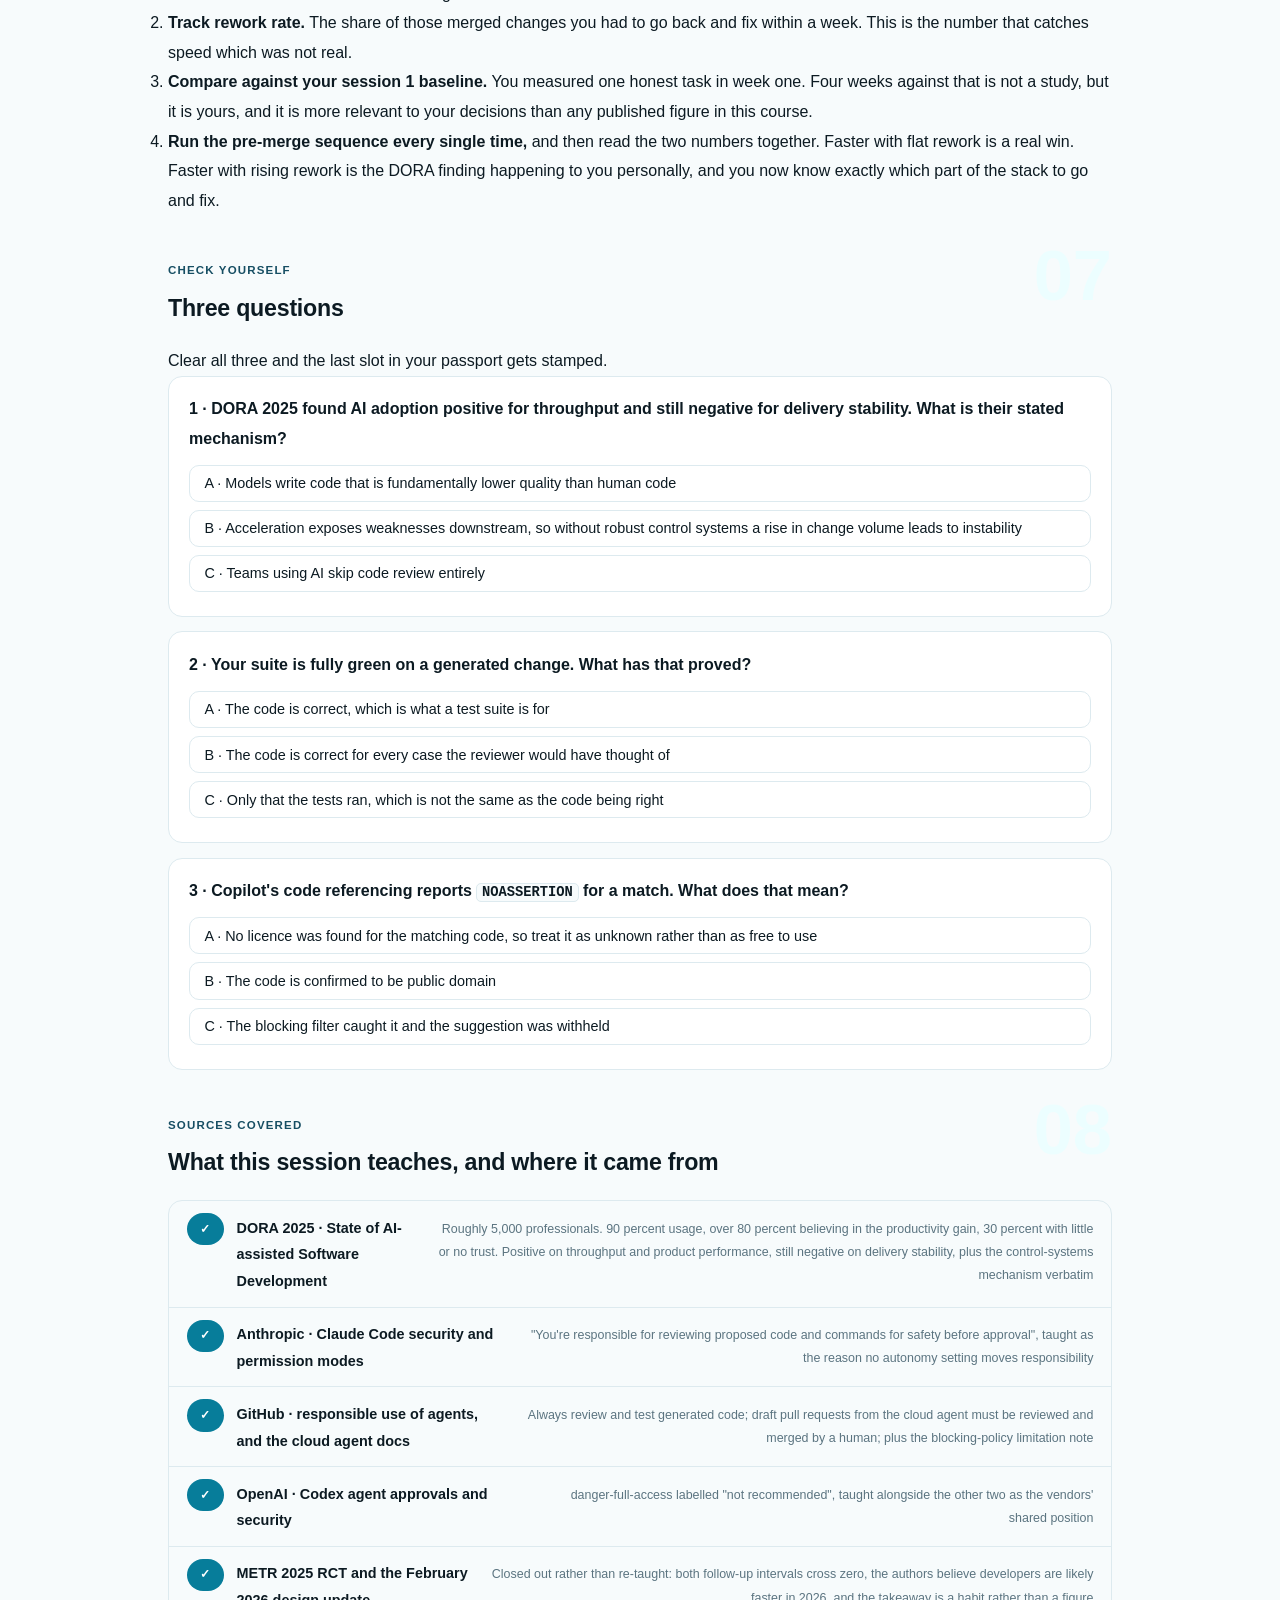
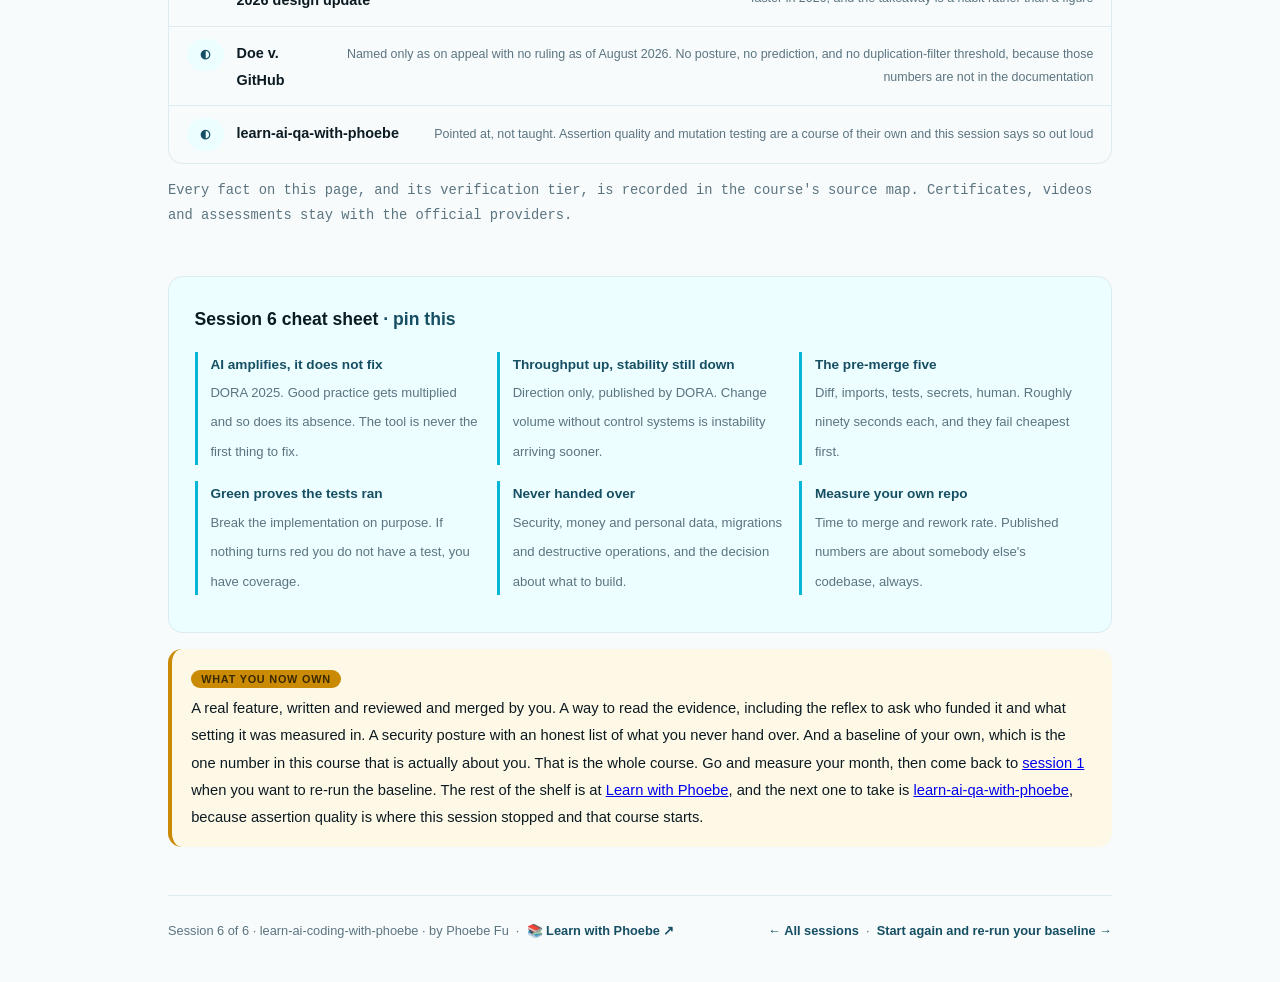
<file: courses/06-shipping-safely.html>
<!DOCTYPE html>
<html lang="en">
<head>
<meta charset="UTF-8">
<meta name="viewport" content="width=device-width, initial-scale=1.0">
<!-- social:start -->
<meta name="description" content="Session 6 of 6. DORA measured roughly 5,000 professionals: AI now helps throughput and still hurts delivery stability. Speed without a control system is just faster instability. Build the control system, then ship the feature.">
<meta property="og:type" content="article">
<meta property="og:site_name" content="Learn with Phoebe">
<meta property="og:title" content="Shipping safely - learn ai coding with phoebe">
<meta property="og:description" content="Session 6 of 6. The control system that turns speed into shipped value, what you never hand over, and the habit of measuring your own codebase.">
<meta property="og:url" content="https://phoebefu6.github.io/learn-ai-coding-with-phoebe/courses/06-shipping-safely.html">
<meta property="og:image" content="https://phoebefu6.github.io/learn-ai-coding-with-phoebe/assets/og-cover.png">
<meta property="og:image:width" content="1200">
<meta property="og:image:height" content="630">
<meta name="twitter:card" content="summary_large_image">
<meta name="twitter:title" content="Shipping safely - learn ai coding with phoebe">
<meta name="twitter:description" content="Session 6 of 6. AI does not fix a team, it amplifies what is already there. Build the control system, then merge.">
<meta name="twitter:image" content="https://phoebefu6.github.io/learn-ai-coding-with-phoebe/assets/og-cover.png">
<!-- social:end -->
<title>Session 6 · Shipping safely - learn ai coding with phoebe</title>
<link rel="stylesheet" href="../assets/style.css?v=30">
</head>
<body>

<div class="toolbar">
  <div class="wrap">
    <span class="crumb"><a href="../index.html">learn-ai-coding-with-phoebe</a> / Session 6 of 6</span>
    <button class="btn" id="toggle-all" type="button">Expand all</button>
    <button class="btn primary" id="zoom-toggle" type="button">Projector zoom: off</button>
  </div>
</div>

<header class="masthead">
  <div class="wrap">
    <div class="eyebrow">Learn AI Coding with Phoebe · Session 6 of 6</div>
    <h1>Shipping <span class="accent">safely</span></h1>
    <p class="sub">Five sessions built a feature. Tonight you merge it, and you build the thing that decides whether merging it was a good idea. DORA measured roughly five thousand professionals and found that AI now helps throughput and still hurts delivery stability, for one reason: acceleration exposes whatever was already weak downstream. Speed without a control system is not speed. It is faster instability, arriving sooner.</p>
    <div class="chip-row">
      <span class="chip level">🟠 Hands-on</span>
      <span class="chip audience">Anyone who codes as part of the job</span>
      <span class="chip audience">The last session - tonight it merges</span>
      <span class="chip time">45 min</span>
    </div>
    <div class="agenda">
      <span class="a1" style="flex:1">0-3 · Where you are</span>
      <span class="a2" style="flex:4">3-18 · The control system</span>
      <span class="a3" style="flex:5">18-40 · Build-along: ship it</span>
      <span class="a4" style="flex:1">40-45 · Q&amp;A</span>
    </div>
  </div>
</header>

<main class="wrap">

  <!-- ============ PART 1 ============ -->
  <section class="section" id="part-1">
    <div class="section-kicker">
      <span class="klabel">Part 1 · covers DORA 2025</span>
      <h2>Ninety percent use it, thirty percent do not trust it</h2>
      <span class="tag concept">7 min live</span>
    </div>
    <p class="lede">You have a real feature, written over five sessions, sitting on a branch. The only question left is the one the course was built around: <strong>does merging it make your codebase better or worse?</strong> That question has a team-scale answer, and DORA's 2025 report, "State of AI-assisted Software Development", is where it lives. Roughly 5,000 professionals, and three numbers that are the spine of this session.</p>
    <div class="legend">
      <span class="pill">🎫 Clear all three quiz questions to stamp your final passport slot</span>
      <span class="pill">Live = presented in the 45 minutes</span>
      <span class="pill">Self-study = the full depth, after class</span>
    </div>

    <figure class="zoomable">
      <svg viewBox="0 0 880 300" xmlns="http://www.w3.org/2000/svg" role="img" aria-label="DORA 2025 found 90 percent use AI at work, over 80 percent believe it increased their productivity, and 30 percent report little or no trust in the code it generates">
        <style>
          .c6aA-h { font: 700 12px Inter, sans-serif; fill: #164E63; }
          .c6aA-l { font: 600 12px Inter, sans-serif; fill: #0C1A22; }
          .c6aA-v { font: 800 13px Inter, sans-serif; fill: #fff; }
          .c6aA-r { font: 800 13px Inter, sans-serif; fill: #991B1B; }
          .c6aA-n { font: 400 12px Inter, sans-serif; fill: #5B7480; }
        </style>
        <text class="c6aA-h" x="20" y="36">DORA 2025 · roughly 5,000 professionals</text>
        <rect x="270" y="70" width="480" height="30" rx="6" fill="#ECFEFF"/>
        <rect x="270" y="70" width="432" height="30" rx="6" fill="#0891B2"/>
        <text class="c6aA-l" x="250" y="90" text-anchor="end">Use AI at work</text>
        <text class="c6aA-v" x="692" y="90" text-anchor="end">90%</text>
        <rect x="270" y="130" width="480" height="30" rx="6" fill="#ECFEFF"/>
        <rect x="270" y="130" width="384" height="30" rx="6" fill="#06B6D4"/>
        <text class="c6aA-l" x="250" y="150" text-anchor="end">Believe it increased output</text>
        <text class="c6aA-v" x="644" y="150" text-anchor="end">80%+</text>
        <rect x="270" y="190" width="480" height="30" rx="6" fill="#ECFEFF"/>
        <rect x="270" y="190" width="144" height="30" rx="6" fill="#991B1B"/>
        <text class="c6aA-l" x="250" y="210" text-anchor="end">Little or no trust in the code</text>
        <text class="c6aA-r" x="424" y="210">30%</text>
        <text class="c6aA-n" x="20" y="262">Ninety percent use it. Thirty percent do not trust what it writes. Both are true at once.</text>
        <text class="c6aA-n" x="20" y="284">DORA publishes the direction of these relationships, not the effect sizes. Direction only.</text>
      </svg>
      <figcaption>🔍 Click to zoom - adoption is near universal and trust is not</figcaption>
    </figure>

    <details class="card" open>
      <summary><span class="mode live">Live</span>The pivot from 2024, and the sentence underneath it<span class="mini">6 min</span><span class="caret">▶</span></summary>
      <div class="body">
        <p>The 2025 report changed its own position on throughput. In DORA's words, "we observe a positive relationship between AI adoption on both software delivery throughput and product performance". That is new, and it is good news. The same sentence keeps going: "However, AI adoption does continue to have a <strong>negative relationship with software delivery stability</strong>."</p>
        <div class="prompt-box good">
          <span class="label">★ DORA 2025, the mechanism, verbatim</span>
"AI accelerates software development, but that acceleration can expose
weaknesses downstream. Without robust control systems, like strong
automated testing, mature version control practices, and fast feedback
loops, an increase in change volume leads to instability."
        </div>
        <p>Read that as an engineering statement rather than a caution. It names the input, the failure mode, and the three things that prevent it. That is a specification for what you build tonight.</p>
        <div class="callout tip">
          <p><strong>"AI doesn't fix a team; it amplifies what's already there."</strong> DORA, 2025. This explains every contradiction in the course at once. A team with a suite that asserts, small diffs and fast feedback gets amplified into shipping more. A team without those gets amplified into more incidents. Same tool, same prompts, opposite outcome. It also makes "should we adopt AI" the wrong question for a lead to ask. The honest version is <em>what is already true about how we ship, and do we want more of it?</em></p>
        </div>
      </div>
    </details>
  </section>

  <!-- ============ PART 2 ============ -->
  <section class="section" id="part-2">
    <div class="section-kicker">
      <span class="klabel">Part 2 · covers the control system</span>
      <h2>The control system is the deliverable</h2>
      <span class="tag concept">6 min live</span>
    </div>
    <p class="lede">DORA named four things: automated testing, version control practices, fast feedback, and the change volume sitting on top of them. Here is what each one means when you are the one merging.</p>

    <figure class="zoomable">
      <svg viewBox="0 0 880 300" xmlns="http://www.w3.org/2000/svg" role="img" aria-label="A stack showing AI acceleration at the base with version control, automated testing and fast feedback above it, feeding either shipped value or instability">
        <style>
          .c6bA-t { font: 700 12px Inter, sans-serif; fill: #164E63; }
          .c6bA-w { font: 700 13px Inter, sans-serif; fill: #fff; }
          .c6bA-d { font: 700 13px Inter, sans-serif; fill: #0C1A22; }
          .c6bA-g { font: 700 13px Inter, sans-serif; fill: #164E63; }
          .c6bA-r { font: 700 13px Inter, sans-serif; fill: #991B1B; }
          .c6bA-s { font: 400 12px Inter, sans-serif; fill: #5B7480; }
        </style>
        <defs>
          <marker id="c6bA-ar" markerWidth="9" markerHeight="9" refX="7" refY="4.5" orient="auto"><path d="M0,0 L9,4.5 L0,9 Z" fill="#5B7480"/></marker>
        </defs>
        <text class="c6bA-t" x="40" y="34">The control system, in DORA's own list</text>
        <rect x="40" y="48" width="300" height="40" rx="8" fill="#A5F3FC"/>
        <text class="c6bA-d" x="190" y="73" text-anchor="middle">Fast feedback loops</text>
        <rect x="40" y="98" width="300" height="40" rx="8" fill="#06B6D4"/>
        <text class="c6bA-d" x="190" y="123" text-anchor="middle">Strong automated testing</text>
        <rect x="40" y="148" width="300" height="40" rx="8" fill="#0891B2"/>
        <text class="c6bA-w" x="190" y="173" text-anchor="middle">Mature version control</text>
        <rect x="40" y="198" width="300" height="40" rx="8" fill="#164E63"/>
        <text class="c6bA-w" x="190" y="223" text-anchor="middle">AI acceleration</text>
        <line x1="352" y1="150" x2="508" y2="112" stroke="#5B7480" stroke-width="1.5" marker-end="url(#c6bA-ar)"/>
        <line x1="352" y1="200" x2="508" y2="200" stroke="#5B7480" stroke-width="1.5" marker-end="url(#c6bA-ar)"/>
        <rect x="520" y="78" width="320" height="64" rx="8" fill="#ECFEFF" stroke="#0891B2" stroke-width="1.5"/>
        <text class="c6bA-g" x="680" y="104" text-anchor="middle">Stack intact</text>
        <text class="c6bA-s" x="680" y="124" text-anchor="middle">change volume becomes shipped value</text>
        <rect x="520" y="168" width="320" height="64" rx="8" fill="#FEF2F2" stroke="#991B1B" stroke-width="1.5"/>
        <text class="c6bA-r" x="680" y="194" text-anchor="middle">Stack missing</text>
        <text class="c6bA-s" x="680" y="214" text-anchor="middle">change volume becomes instability</text>
        <text class="c6bA-s" x="40" y="264">Same speed at the top of the stack. What sits underneath decides which box you land in.</text>
        <text class="c6bA-s" x="40" y="286">None of this is new practice. The tool did not invent the discipline it turns out to need.</text>
      </svg>
      <figcaption>🔍 Click to zoom - the stack is old, only the volume arriving on top of it is new</figcaption>
    </figure>

    <details class="card">
      <summary><span class="mode live">Live</span>Tests that assert, not tests that merely execute<span class="mini">4 min</span><span class="caret">▶</span></summary>
      <div class="body">
        <p>Session 1 ended with a playground that scored five out of five while shipping four real defects. Its final form: <strong>a green suite proves the tests ran, not that the code is right.</strong> Coverage measures execution. Assertion measures belief. The failure mode is documented: tests generated after faulty code detect roughly 14 percent of faults against roughly 25 percent for tests generated independently, because "incorrect implementations and tests are mutually consistent, masking defects rather than revealing them". The test agreed with the bug.</p>
        <div class="callout example">
          <span class="ex-pill">Go deeper</span>
          <p>This is a discipline with its own course: <strong>learn-ai-qa-with-phoebe</strong>. It exists because the check you need here cannot be done by reading a pass count. Its playground scores the same shape of suite with real mutation testing, which is the only cheap way to find out whether your assertions would notice if the code were wrong. If you take one thing after tonight, take that.</p>
        </div>
      </div>
    </details>

    <details class="card">
      <summary><span class="mode self">Self-study</span>Version control hygiene, and why it matters more now<span class="mini">5 min</span><span class="caret">▶</span></summary>
      <div class="body">
        <ul>
          <li><strong>One logical change per commit.</strong> When change volume rises, bisect is the tool that saves you, and bisect is only as good as your commit boundaries.</li>
          <li><strong>A message that says why, not what.</strong> The diff already says what. In six months the only person who can reconstruct why is the one who wrote it down.</li>
          <li><strong>Branch, never straight to main.</strong> Especially when an agent is doing the typing, because the cost of a bad revert scales with volume.</li>
          <li><strong>Read the diff, not the summary of the diff.</strong> The summary was written by the same thing that wrote the code.</li>
          <li><strong>Four small pull requests beat one large one.</strong> A 1,400-line diff gets approved without being read. Four diffs of under 200 lines each get read end to end, on the same day, by the same reviewer.</li>
        </ul>
        <div class="prompt-box bad">
          <span class="label">✗ What skipping the read actually looks like</span>
git add . &amp;&amp; git commit -m "fix stuff" &amp;&amp; git push
# 23 files staged, none of them opened
        </div>
        <div class="prompt-box good">
          <span class="label">★ Ninety seconds that pay for themselves</span>
git diff --stat          # is this diff smaller than ~200 lines?
git diff                 # read it, every hunk, out loud if needed
git diff --stat main...  # what did the whole branch touch?
        </div>
      </div>
    </details>

    <div class="stakes" data-base="100" data-unit="% of changes that land cleanly" data-lower-is-better="0" data-title="What the control system is actually worth" data-foot="Directional, built from DORA's own list of control systems. The point is which levers are real, not the decimals.">
      <label><input type="checkbox" data-delta="-22"> No automated suite the change has to pass before it can merge</label>
      <label><input type="checkbox" data-delta="-14"> Diffs so large that nobody reads them end to end</label>
      <label><input type="checkbox" data-delta="-11"> Feedback that arrives days after the merge instead of minutes</label>
      <label><input type="checkbox" data-delta="-8"> Commit boundaries loose enough that bisect cannot help you</label>
      <label><input type="checkbox" data-delta="9" data-trap="0"> A human reviews and merges every generated change</label>
    </div>
  </section>

  <!-- ============ PART 3 ============ -->
  <section class="section" id="part-3">
    <div class="section-kicker">
      <span class="klabel">Part 3 · covers what the vendors themselves say</span>
      <h2>What you never hand over</h2>
      <span class="tag concept">5 min live</span>
    </div>
    <p class="lede">Not a policy handed down by a security team. A list you can defend, where every line is backed by the vendor's own documentation. When the company selling you the autonomy writes down its limits, that is worth more than any independent warning.</p>

    <figure class="zoomable">
      <svg viewBox="0 0 880 420" xmlns="http://www.w3.org/2000/svg" role="img" aria-label="A quadrant of blast radius against how hard a change is to undo, showing which work is safe to hand over and which is never handed over">
        <style>
          .c6cA-z { font: 700 13px Inter, sans-serif; }
          .c6cA-i { font: 400 12px Inter, sans-serif; fill: #0C1A22; }
          .c6cA-a { font: 600 12px Inter, sans-serif; fill: #5B7480; }
          .c6cA-n { font: 400 12px Inter, sans-serif; fill: #5B7480; }
        </style>
        <rect x="140" y="60" width="330" height="130" fill="#FEF9E7"/>
        <rect x="470" y="60" width="330" height="130" fill="#FEF2F2"/>
        <rect x="140" y="190" width="330" height="130" fill="#ECFEFF"/>
        <rect x="470" y="190" width="330" height="130" fill="#FEF9E7"/>
        <rect x="140" y="60" width="660" height="260" fill="none" stroke="#C2D5DC" stroke-width="1.5"/>
        <line x1="470" y1="60" x2="470" y2="320" stroke="#C2D5DC" stroke-width="1.5"/>
        <line x1="140" y1="190" x2="800" y2="190" stroke="#C2D5DC" stroke-width="1.5"/>
        <text class="c6cA-z" x="160" y="86" fill="#3A2A00">Slow down and read it twice</text>
        <text class="c6cA-i" x="160" y="114">A schema change with no rollback path</text>
        <text class="c6cA-i" x="160" y="140">A one-way backfill over live rows</text>
        <text class="c6cA-z" x="490" y="86" fill="#991B1B">Never hand this over</text>
        <text class="c6cA-i" x="490" y="114">Auth, secrets, security-sensitive code</text>
        <text class="c6cA-i" x="490" y="140">Money, payments, personal data</text>
        <text class="c6cA-i" x="490" y="166">Migrations and destructive operations</text>
        <text class="c6cA-z" x="160" y="216" fill="#164E63">Draft it, then read the diff</text>
        <text class="c6cA-i" x="160" y="244">Local refactor with tests around it</text>
        <text class="c6cA-i" x="160" y="270">Unit tests you then read line by line</text>
        <text class="c6cA-i" x="160" y="296">Docstrings, fixtures, boilerplate</text>
        <text class="c6cA-z" x="490" y="216" fill="#3A2A00">Get a second pair of eyes</text>
        <text class="c6cA-i" x="490" y="244">A new dependency added to the build</text>
        <text class="c6cA-i" x="490" y="270">A public API signature change</text>
        <text class="c6cA-a" x="470" y="352" text-anchor="middle">Blast radius, contained on the left, wide on the right</text>
        <text class="c6cA-a" transform="rotate(-90 118 320)" x="118" y="320" text-anchor="start">Harder to undo, going up</text>
        <text class="c6cA-n" x="20" y="384">The fifth one is not on this grid: the decision about what to build is never handed over.</text>
        <text class="c6cA-n" x="20" y="406">All three vendors agree you remain responsible for reviewing the output before approval.</text>
      </svg>
      <figcaption>🔍 Click to zoom - blast radius and reversibility decide it, not how clever the code looks</figcaption>
    </figure>

    <details class="card">
      <summary><span class="mode live">Live</span>The vendors' own words, quoted rather than paraphrased<span class="mini">4 min</span><span class="caret">▶</span></summary>
      <div class="body">
        <table class="clean">
          <tr><th>Vendor</th><th>What they wrote</th><th>What it means for the list</th></tr>
          <tr><td>Anthropic</td><td>"You're responsible for reviewing proposed code and commands for safety before approval."</td><td>No permission mode transfers that. Approval is an act you perform, not a setting you choose</td></tr>
          <tr><td>GitHub</td><td>"You should always carefully review and test code generated by Copilot."</td><td>Always, not usually. Review is paired with test, because reading alone misses the runtime</td></tr>
          <tr><td>GitHub</td><td>"Draft pull requests created by Copilot cloud agent must be reviewed and merged by a human."</td><td>The strongest one, because it is a product constraint rather than advice. A human closes the loop</td></tr>
          <tr><td>OpenAI</td><td><span class="mono">danger-full-access</span> is labelled <strong>"not recommended"</strong></td><td>The vendor named the mode after the risk. That is as clear as documentation ever gets</td></tr>
        </table>
        <p>None of these are about the model being weak. They are about where responsibility sits, which is why each one is a sentence you can quote in a review conversation without sounding like the person who is against progress.</p>
        <p><strong>The fifth item is not a security control.</strong> Four items on the list are about damage. The last one, <strong>the decision about what to build</strong>, belongs there because it fails the same way: quietly, and only visibly much later. An assistant will happily implement the feature you described. It has no way of knowing the feature should not exist, that the ticket describes a symptom rather than a cause, or that the right change is to delete something instead.</p>
        <div class="callout tip">
          <p><strong>A cheap habit.</strong> Before you open the assistant, write one sentence naming who is worse off if this feature does not exist. If you cannot write it, you have found something more useful than a fast implementation.</p>
        </div>
      </div>
    </details>
  </section>

  <!-- ============ PART 4 ============ -->
  <section class="section" id="part-4">
    <div class="section-kicker">
      <span class="klabel">Part 4 · covers licence and attribution</span>
      <h2>Licence and attribution, handled carefully</h2>
      <span class="tag concept">3 min live</span>
    </div>
    <p class="lede">Short section, handled precisely, because this is an area where confident claims outnumber verifiable ones. Only what the documentation actually says.</p>

    <figure class="zoomable">
      <svg viewBox="0 0 880 340" xmlns="http://www.w3.org/2000/svg" role="img" aria-label="A decision tree showing what happens when a suggestion matches public code, with the blocking filter on or off, and code referencing showing a licence type or NOASSERTION">
        <style>
          .c6dA-w { font: 700 13px Inter, sans-serif; fill: #fff; }
          .c6dA-d { font: 700 13px Inter, sans-serif; fill: #0C1A22; }
          .c6dA-o { font: 700 13px Inter, sans-serif; fill: #3A2A00; }
          .c6dA-r { font: 700 13px Inter, sans-serif; fill: #991B1B; }
          .c6dA-s { font: 400 12px Inter, sans-serif; fill: #5B7480; }
        </style>
        <defs>
          <marker id="c6dA-ar" markerWidth="9" markerHeight="9" refX="7" refY="4.5" orient="auto"><path d="M0,0 L9,4.5 L0,9 Z" fill="#5B7480"/></marker>
        </defs>
        <rect x="310" y="26" width="260" height="38" rx="8" fill="#164E63"/>
        <text class="c6dA-w" x="440" y="50" text-anchor="middle">A suggestion matches public code</text>
        <path d="M440,64 L440,84 L200,84 L200,98" fill="none" stroke="#5B7480" stroke-width="1.5" marker-end="url(#c6dA-ar)"/>
        <path d="M440,64 L440,84 L680,84 L680,98" fill="none" stroke="#5B7480" stroke-width="1.5" marker-end="url(#c6dA-ar)"/>
        <rect x="70" y="100" width="260" height="56" rx="8" fill="#ECFEFF" stroke="#0891B2" stroke-width="1.5"/>
        <text class="c6dA-d" x="200" y="124" text-anchor="middle">Blocking filter ON</text>
        <text class="c6dA-s" x="200" y="143" text-anchor="middle">withheld before you see it</text>
        <rect x="550" y="100" width="260" height="56" rx="8" fill="#FEF9E7" stroke="#CA8A04" stroke-width="1.5"/>
        <text class="c6dA-o" x="680" y="124" text-anchor="middle">Blocking filter OFF</text>
        <text class="c6dA-s" x="680" y="143" text-anchor="middle">code referencing shows the match</text>
        <path d="M680,156 L680,184 L560,184 L560,206" fill="none" stroke="#5B7480" stroke-width="1.5" marker-end="url(#c6dA-ar)"/>
        <path d="M680,156 L680,184 L790,184 L790,206" fill="none" stroke="#5B7480" stroke-width="1.5" marker-end="url(#c6dA-ar)"/>
        <rect x="450" y="208" width="220" height="56" rx="8" fill="#ECFEFF" stroke="#0891B2" stroke-width="1.5"/>
        <text class="c6dA-d" x="560" y="232" text-anchor="middle">Licence type shown</text>
        <text class="c6dA-s" x="560" y="251" text-anchor="middle">comply with it, or drop it</text>
        <rect x="690" y="208" width="160" height="56" rx="8" fill="#FEF2F2" stroke="#991B1B" stroke-width="1.5"/>
        <text class="c6dA-r" x="770" y="232" text-anchor="middle">NOASSERTION</text>
        <text class="c6dA-s" x="770" y="251" text-anchor="middle">no licence found</text>
        <text class="c6dA-s" x="20" y="296">GitHub notes the cloud agent may still match public sources despite blocking policies.</text>
      </svg>
      <figcaption>🔍 Click to zoom - the filter is a setting, the responsibility is not</figcaption>
    </figure>

    <details class="card">
      <summary><span class="mode live">Live</span>What is documented, and where the documentation stops<span class="mini">3 min</span><span class="caret">▶</span></summary>
      <div class="body">
        <ul>
          <li><strong>Copilot can be configured to block suggestions matching public code.</strong> It is a setting, and somebody has to have turned it on.</li>
          <li><strong>Code referencing shows the licence type</strong> of the matching code, or <span class="mono">NOASSERTION</span> when no licence is found. Treat <span class="mono">NOASSERTION</span> as unknown, not as free.</li>
          <li><strong>GitHub's own limitation note:</strong> the cloud agent "may generate code matching publicly available sources despite blocking policies". The vendor is telling you the filter is not a guarantee.</li>
        </ul>
        <div class="callout tip">
          <p><strong>On the litigation.</strong> <em>Doe v. GitHub</em> is on appeal, with no ruling as of August 2026. That is the whole of what this course will say. Anyone offering you a confident prediction about the outcome, in either direction, is offering an opinion dressed as a fact, and you now know how to tell the difference.</p>
        </div>
        <p>One more thing this course will not do: quote a duplication-filter threshold in lexemes or characters. That number circulates widely and it is not on the documentation page, so it does not belong in your head as a fact.</p>
      </div>
    </details>
  </section>

  <!-- ============ PART 5 ============ -->
  <section class="section" id="part-5">
    <div class="section-kicker">
      <span class="klabel">Part 5 · covers reading the evidence</span>
      <h2>The honest closing on the evidence</h2>
      <span class="tag concept">4 min live</span>
    </div>
    <p class="lede">This course opened with the most-cited number in the field. It closes by returning to it, because what happened to that number is the most transferable thing here.</p>

    <figure class="zoomable">
      <svg viewBox="0 0 880 250" xmlns="http://www.w3.org/2000/svg" role="img" aria-label="A timeline from the 2025 slowdown finding to the 2026 revision whose intervals cross zero, ending with your own measurement">
        <style>
          .c6eA-d { font: 700 11px Inter, sans-serif; fill: #5B7480; }
          .c6eA-l { font: 600 12px Inter, sans-serif; fill: #0C1A22; }
          .c6eA-b { font: 700 10px Inter, sans-serif; fill: #fff; letter-spacing: .04em; }
          .c6eA-n { font: 400 12px Inter, sans-serif; fill: #5B7480; }
        </style>
        <line x1="140" y1="120" x2="740" y2="120" stroke="#DDEAEF" stroke-width="2"/>
        <circle cx="140" cy="120" r="7" fill="#0891B2"/>
        <text class="c6eA-d" x="140" y="102" text-anchor="middle">2025-07</text>
        <rect x="92" y="132" width="96" height="18" rx="9" fill="#0891B2"/>
        <text class="c6eA-b" x="140" y="145" text-anchor="middle">PUBLISHED</text>
        <text class="c6eA-l" x="140" y="170" text-anchor="middle">16 devs, 246 tasks</text>
        <text class="c6eA-l" x="140" y="186" text-anchor="middle">measured 19% slower</text>
        <circle cx="440" cy="120" r="7" fill="#CA8A04"/>
        <text class="c6eA-d" x="440" y="102" text-anchor="middle">2026-02</text>
        <rect x="392" y="132" width="96" height="18" rx="9" fill="#CA8A04"/>
        <text class="c6eA-b" x="440" y="145" text-anchor="middle">REVISED</text>
        <text class="c6eA-l" x="440" y="170" text-anchor="middle">57 devs, 800+ tasks</text>
        <text class="c6eA-l" x="440" y="186" text-anchor="middle">intervals cross zero</text>
        <circle cx="740" cy="120" r="7" fill="#164E63"/>
        <text class="c6eA-d" x="740" y="102" text-anchor="middle">your turn</text>
        <rect x="692" y="132" width="96" height="18" rx="9" fill="#164E63"/>
        <text class="c6eA-b" x="740" y="145" text-anchor="middle">MEASURE</text>
        <text class="c6eA-l" x="740" y="170" text-anchor="middle">your time to merge</text>
        <text class="c6eA-l" x="740" y="186" text-anchor="middle">your rework rate</text>
        <text class="c6eA-n" x="20" y="224">The published numbers are about somebody else's codebase. Yours is the only one you can measure.</text>
      </svg>
      <figcaption>🔍 Click to zoom - the arc ends at your own repository, not at a headline</figcaption>
    </figure>

    <details class="card">
      <summary><span class="mode live">Live</span>What happened to the 19 percent, and what to do instead<span class="mini">4 min</span><span class="caret">▶</span></summary>
      <div class="body">
        <p>METR's 2025 trial measured 16 experienced developers across 246 tasks as 19 percent slower with AI, while those same developers believed they had been 20 percent faster. Then its own authors published a larger follow-up: 57 developers, 143 repositories, over 800 tasks. The returning developers came out at minus 18 percent with an interval of minus 38 to plus 9, the new recruits at minus 4 percent with an interval of minus 15 to plus 9. <strong>Both intervals cross zero</strong>, so neither result is distinguishable from no effect. They name severe selection bias as the cause and are redesigning the study.</p>
        <div class="prompt-box good">
          <span class="label">★ METR, February 2026</span>
"Based on conversations with study participants, we believe it is likely
that developers are more sped up from AI tools now - in early 2026 -
compared to our estimates from early 2025."
        </div>
        <p>So the lesson to leave with is not a number. Every number in this course will move, and the good ones will move because their authors kept measuring. The lesson is a habit: <strong>measure your own throughput and your own rework</strong>, because published results describe somebody else's repository, tooling and task mix. If your own numbers disagree with a headline, your numbers win. That is not anti-science, it is exactly what the researchers keep telling you when they revise in public.</p>
      </div>
    </details>
  </section>

  <!-- ============ BUILD-ALONG ============ -->
  <section class="section" id="demo-6">
    <div class="section-kicker">
      <span class="klabel">Build-along</span>
      <h2>Ship it, then run the control system over it</h2>
      <span class="tag demo">★ 22 min · everyone ships</span>
    </div>
    <p class="lede">Your feature has been in progress for five sessions. Tonight it merges, but only after it clears a gate. Walk the sequence first, then grade the thing you are about to put on main.</p>

    <div class="tick" data-stages="Diff|Imports|Tests|Secrets|Human" data-title="The pre-merge sequence, in order" data-foot="Five steps, roughly ninety seconds each. Run them in this order every time, because the cheap checks fail fastest.">
      <p class="tick-note" data-stage="0"><b>Diff.</b> Read it hunk by hunk, not the summary of it. If the diff is too big to read, that is the finding: split it before you go any further.</p>
      <p class="tick-note" data-stage="1"><b>Imports.</b> Every new import gets resolved to a package that genuinely exists and that you meant to add. Hallucinated package names are a measured failure mode, not a rumour.</p>
      <p class="tick-note" data-stage="2"><b>Tests.</b> Open the test file and ask one question of each test: would this go red if the behaviour were wrong? A test that only executes the code is coverage theatre.</p>
      <p class="tick-note" data-stage="3"><b>Secrets.</b> Grep the whole branch for keys, tokens, connection strings and anything that looks like a credential. Generated config and fixture files are where these turn up.</p>
      <p class="tick-note" data-stage="4"><b>Human.</b> A person reviews it and a person merges it. GitHub requires exactly this for its own cloud agent's pull requests, and it is the right default for yours.</p>
    </div>

    <div class="steps">
      <div class="step"><p><strong>Finish the feature.</strong> Whatever is left, close it out now. Do not start anything new tonight, because the point of this session is the gate, not the code.</p></div>
      <div class="step"><p><strong>Split the branch if it needs splitting.</strong> Run <span class="mono">git diff --stat main...</span>. If the total is over roughly two hundred lines, find the natural seam and cut it into two pull requests. Reviewers read small diffs and skim large ones, and you already know which one you are.</p></div>
      <div class="step"><p><strong>Read the whole diff out loud.</strong> Genuinely out loud, or subvocalised. It is the cheapest known way to stop your eyes sliding over a plausible-looking line that does the wrong thing.</p></div>
      <div class="step"><p><strong>Check every new import.</strong> One at a time, against the registry. Not "it looks like a real package". Open it.</p></div>
      <div class="step"><p><strong>Interrogate one test.</strong> Take the test covering the riskiest behaviour, break the implementation deliberately, and confirm it turns red. If it stays green you have just learned the most valuable thing in this session.</p></div>
      <div class="step"><p><strong>Grade it, then merge it.</strong> Fill in the scorecard below honestly. Any row at zero is a reason to wait, not a reason to feel bad.</p></div>
    </div>

    <div class="tryrow" data-fn="wordcount" data-multiline="1" data-title="The pull request description you are about to open with" data-hint="Paste your PR description here" data-seed="Adds the feature. Refactors some stuff. Fixes tests." data-cta="Measure it" data-foot="Not a rule about length. If a reviewer cannot tell what changed and why from this, the diff is doing all the work alone."></div>

    <div class="scorecard" data-title="Ship-or-not gate: the final five" data-foot="These are the five that would embarrass you if they were wrong. Any row at zero is a reason to wait until tomorrow.">
      <div class="sc-row"><div class="sc-q">Every new import has been verified to be a package that really exists
        <em>Opened in the registry, not recognised by eye. This is a measured failure mode with a name.</em></div></div>
      <div class="sc-row"><div class="sc-q">You read the diff line by line rather than skimming it
        <em>Every hunk, including the parts that looked boring. The boring parts are where it hides.</em></div></div>
      <div class="sc-row"><div class="sc-q">The tests assert the behaviour rather than merely executing the code
        <em>You broke something on purpose and watched a test go red. Green only proves the tests ran.</em></div></div>
      <div class="sc-row"><div class="sc-q">No secret, key or credential appears anywhere in what was generated
        <em>You grepped the branch, including config, fixtures and anything written into a sample file.</em></div></div>
      <div class="sc-row"><div class="sc-q">A human reviewed it and a human merged it
        <em>Not the same person who generated it, if you can help it. GitHub requires this for its own agent.</em></div></div>
    </div>
  </section>

  <!-- ============ HOMEWORK ============ -->
  <section class="section" id="exercise">
    <div class="section-kicker">
      <span class="klabel">Homework</span>
      <h2>The last one: run your own measurement for a month</h2>
      <span class="tag exercise">10 min a week</span>
    </div>
    <p>There is no session 7, so this homework has no deadline except the one you set. It is also the only part of the course that produces evidence about you rather than about somebody else.</p>
    <ol>
      <li><strong>Track time to merge.</strong> For every change for four weeks: the moment you started, and the moment it landed on main including review and rework. A note in a text file is enough.</li>
      <li><strong>Track rework rate.</strong> The share of those merged changes you had to go back and fix within a week. This is the number that catches speed which was not real.</li>
      <li><strong>Compare against your session 1 baseline.</strong> You measured one honest task in week one. Four weeks against that is not a study, but it is yours, and it is more relevant to your decisions than any published figure in this course.</li>
      <li><strong>Run the pre-merge sequence every single time,</strong> and then read the two numbers together. Faster with flat rework is a real win. Faster with rising rework is the DORA finding happening to you personally, and you now know exactly which part of the stack to go and fix.</li>
    </ol>
  </section>

  <!-- ============ QUIZ ============ -->
  <section class="section" id="quiz">
    <div class="section-kicker">
      <span class="klabel">Check yourself</span>
      <h2>Three questions</h2>
    </div>
    <p>Clear all three and the last slot in your passport gets stamped.</p>

    <div class="quiz-q" data-answer="1">
      <p class="qtext">1 · DORA 2025 found AI adoption positive for throughput and still negative for delivery stability. What is their stated mechanism?</p>
      <button class="qopt" type="button">A · Models write code that is fundamentally lower quality than human code</button>
      <button class="qopt" type="button">B · Acceleration exposes weaknesses downstream, so without robust control systems a rise in change volume leads to instability</button>
      <button class="qopt" type="button">C · Teams using AI skip code review entirely</button>
      <p class="qwhy">Verbatim: "AI accelerates software development, but that acceleration can expose weaknesses downstream. Without robust control systems, like strong automated testing, mature version control practices, and fast feedback loops, an increase in change volume leads to instability." Hence the framing line: AI does not fix a team, it amplifies what is already there.</p>
    </div>

    <div class="quiz-q" data-answer="2">
      <p class="qtext">2 · Your suite is fully green on a generated change. What has that proved?</p>
      <button class="qopt" type="button">A · The code is correct, which is what a test suite is for</button>
      <button class="qopt" type="button">B · The code is correct for every case the reviewer would have thought of</button>
      <button class="qopt" type="button">C · Only that the tests ran, which is not the same as the code being right</button>
      <p class="qwhy">Session 1's playground scored five of five while shipping four real defects. Tests written after faulty code detect around 14 percent of faults against around 25 percent for tests written independently, because implementation and test end up mutually consistent and mask the defect instead of revealing it.</p>
    </div>

    <div class="quiz-q" data-answer="0">
      <p class="qtext">3 · Copilot's code referencing reports <span class="mono">NOASSERTION</span> for a match. What does that mean?</p>
      <button class="qopt" type="button">A · No licence was found for the matching code, so treat it as unknown rather than as free to use</button>
      <button class="qopt" type="button">B · The code is confirmed to be public domain</button>
      <button class="qopt" type="button">C · The blocking filter caught it and the suggestion was withheld</button>
      <p class="qwhy">Code referencing shows the licence type of matching code, or NOASSERTION when none is found. Unknown is not the same as permissive. And GitHub's own note is that the cloud agent may generate code matching publicly available sources despite blocking policies, so the filter is not a guarantee.</p>
    </div>

    <p class="quiz-score"></p>
  </section>

  <!-- ============ OFFICIAL COVERAGE ============ -->
  <section class="section" id="official">
    <div class="section-kicker">
      <span class="klabel">Sources covered</span>
      <h2>What this session teaches, and where it came from</h2>
    </div>
    <div class="covered">
      <div class="covered-row"><span class="status pill solid">✓</span><span class="name">DORA 2025 · State of AI-assisted Software Development</span><span class="note">Roughly 5,000 professionals. 90 percent usage, over 80 percent believing in the productivity gain, 30 percent with little or no trust. Positive on throughput and product performance, still negative on delivery stability, plus the control-systems mechanism verbatim</span></div>
      <div class="covered-row"><span class="status pill solid">✓</span><span class="name">Anthropic · Claude Code security and permission modes</span><span class="note">"You're responsible for reviewing proposed code and commands for safety before approval", taught as the reason no autonomy setting moves responsibility</span></div>
      <div class="covered-row"><span class="status pill solid">✓</span><span class="name">GitHub · responsible use of agents, and the cloud agent docs</span><span class="note">Always review and test generated code; draft pull requests from the cloud agent must be reviewed and merged by a human; plus the blocking-policy limitation note</span></div>
      <div class="covered-row"><span class="status pill solid">✓</span><span class="name">OpenAI · Codex agent approvals and security</span><span class="note">danger-full-access labelled "not recommended", taught alongside the other two as the vendors' shared position</span></div>
      <div class="covered-row"><span class="status pill solid">✓</span><span class="name">METR 2025 RCT and the February 2026 design update</span><span class="note">Closed out rather than re-taught: both follow-up intervals cross zero, the authors believe developers are likely faster in 2026, and the takeaway is a habit rather than a figure</span></div>
      <div class="covered-row"><span class="status pill light">◐</span><span class="name">Doe v. GitHub</span><span class="note">Named only as on appeal with no ruling as of August 2026. No posture, no prediction, and no duplication-filter threshold, because those numbers are not in the documentation</span></div>
      <div class="covered-row"><span class="status pill light">◐</span><span class="name">learn-ai-qa-with-phoebe</span><span class="note">Pointed at, not taught. Assertion quality and mutation testing are a course of their own and this session says so out loud</span></div>
    </div>
    <p class="mono" style="margin-top:14px">Every fact on this page, and its verification tier, is recorded in the course's source map. Certificates, videos and assessments stay with the official providers.</p>
  </section>

  <!-- ============ CHEAT SHEET ============ -->
  <section class="cheat" id="cheatsheet">
    <h3>Session 6 cheat sheet <span>· pin this</span></h3>
    <div class="grid-2">
      <div class="cheat-item"><b>AI amplifies, it does not fix</b><span>DORA 2025. Good practice gets multiplied and so does its absence. The tool is never the first thing to fix.</span></div>
      <div class="cheat-item"><b>Throughput up, stability still down</b><span>Direction only, published by DORA. Change volume without control systems is instability arriving sooner.</span></div>
      <div class="cheat-item"><b>The pre-merge five</b><span>Diff, imports, tests, secrets, human. Roughly ninety seconds each, and they fail cheapest first.</span></div>
      <div class="cheat-item"><b>Green proves the tests ran</b><span>Break the implementation on purpose. If nothing turns red you do not have a test, you have coverage.</span></div>
      <div class="cheat-item"><b>Never handed over</b><span>Security, money and personal data, migrations and destructive operations, and the decision about what to build.</span></div>
      <div class="cheat-item"><b>Measure your own repo</b><span>Time to merge and rework rate. Published numbers are about somebody else's codebase, always.</span></div>
    </div>
  </section>

  <div class="callout next">
    <span class="nx-pill">What you now own</span>
    <p>A real feature, written and reviewed and merged by you. A way to read the evidence, including the reflex to ask who funded it and what setting it was measured in. A security posture with an honest list of what you never hand over. And a baseline of your own, which is the one number in this course that is actually about you. That is the whole course. Go and measure your month, then come back to <a href="../index.html">session 1</a> when you want to re-run the baseline. The rest of the shelf is at <a href="https://phoebefu6.github.io/learn-with-phoebe/">Learn with Phoebe</a>, and the next one to take is <a href="https://phoebefu6.github.io/learn-ai-qa-with-phoebe/">learn-ai-qa-with-phoebe</a>, because assertion quality is where this session stopped and that course starts.</p>
  </div>

  <footer class="pagefoot">
    <span>Session 6 of 6 · learn-ai-coding-with-phoebe · by Phoebe Fu &nbsp;·&nbsp; 📚 <a href="https://phoebefu6.github.io/learn-with-phoebe/">Learn with Phoebe ↗</a></span>
    <span><a href="../index.html">← All sessions</a> &nbsp;·&nbsp; <a href="01-the-honest-baseline.html">Start again and re-run your baseline →</a></span>
  </footer>

</main>

<script src="../assets/app.js?v=28"></script>
</body>
</html>
</file>
<file: assets/style.css>
/* learn-mcp-with-phoebe - editorial bold design system
   Accent: SQLite blue #0891B2 · Ink navy #164E63 · Flagship: amber #CA8A04
   (CSS var names still read --indigo/--amber; they hold SQL-blue values.) */

:root {
  --indigo-solid: #077D9A;
  --indigo-text: #077995;
  --indigo: #0891B2;
  --indigo-deep: #164E63;
  --indigo-mid: #06B6D4;
  --indigo-soft: #A5F3FC;
  --indigo-50: #ECFEFF;
  --ink: #0C1A22;
  --muted: #5B7480;
  --faint: #C2D5DC;
  --hairline: #DDEAEF;
  --amber: #CA8A04;
  --amber-ink: #3A2A00;
  --amber-50: #FEF9E7;
  --paper: #F7FBFC;
  --code-bg: #ECFEFF;
  --code-ink: #0C1A22;
  --radius: 14px;
}

* { margin: 0; padding: 0; box-sizing: border-box; }

html { font-size: 16px; scroll-behavior: smooth; }
html.zoom-125 { font-size: 20px; }
html.zoom-150 { font-size: 24px; }

body {
  font-family: "Inter", -apple-system, BlinkMacSystemFont, "Segoe UI", Roboto, sans-serif;
  background: var(--paper);
  color: var(--ink);
  line-height: 1.85;
  font-feature-settings: "tnum";
}

.wrap { max-width: 62rem; margin: 0 auto; padding: 0 1.5rem; }

/* ---------- header band ---------- */
.masthead {
  background: var(--indigo-solid);
  color: #fff;
  padding: 2.5rem 0 2.25rem;
}
.masthead .eyebrow {
  font-size: .75rem;
  letter-spacing: .18em;
  text-transform: uppercase;
  opacity: 1;
  font-weight: 600;
}
.masthead h1 {
  font-size: 2.1rem;
  line-height: 1.15;
  font-weight: 800;
  margin: .5rem 0 .75rem;
  letter-spacing: -.02em;
}
.masthead h1 .accent { color: inherit; }
.masthead .sub { font-size: 1.05rem; opacity: 1; max-width: 44rem; }

.chip-row { display: flex; flex-wrap: wrap; gap: .5rem; margin-top: 1.1rem; }
.chip {
  display: inline-flex;
  align-items: center;
  gap: .35rem;
  border-radius: 999px;
  padding: .25rem .8rem;
  font-size: .78rem;
  font-weight: 600;
  white-space: nowrap;
}
.chip.level { background: #fff; color: var(--indigo-text); }
.chip.audience { background: rgba(255,255,255,.08); color: #fff; border: 1px solid rgba(255,255,255,.35); }
.chip.time { background: var(--ink); color: #fff; font-variant-numeric: tabular-nums; }


/* ---------- toolbar ---------- */
.toolbar {
  position: sticky;
  top: 0;
  z-index: 40;
  background: rgba(255,255,255,.94);
  backdrop-filter: blur(6px);
  border-bottom: 1px solid var(--hairline);
  padding: .55rem 0;
}
.toolbar .wrap { display: flex; align-items: center; gap: .5rem; flex-wrap: nowrap; }
.toolbar .crumb { font-size: .8rem; color: var(--muted); font-weight: 600; margin-right: auto; min-width: 0; white-space: nowrap; overflow: hidden; text-overflow: ellipsis; }
.toolbar .btn { white-space: nowrap; flex: none; padding: .38rem .8rem; font-size: .78rem; line-height: 1.2; }
.toolbar .crumb a { color: var(--indigo); text-decoration: none; }
.btn {
  border: 1px solid var(--hairline);
  background: #fff;
  color: var(--ink);
  border-radius: 999px;
  padding: .35rem .9rem;
  font-size: .78rem;
  font-weight: 600;
  cursor: pointer;
  font-family: inherit;
  transition: all .15s ease;
}
.btn:hover { border-color: var(--indigo); color: var(--indigo); }
.btn.primary { background: var(--indigo-solid); border-color: var(--indigo-solid); color: #fff; }
.btn.primary:hover { background: var(--indigo-deep); }

/* ---------- sections ---------- */
main { padding: 2.5rem 0 4rem; }

.section { margin-bottom: 2.8rem; }
.section-kicker { margin-bottom: 1rem; }
.section-kicker .klabel {
  display: block;
  font-size: .72rem;
  text-transform: uppercase;
  letter-spacing: .1em;
  color: var(--indigo);
  font-weight: 700;
  margin-bottom: .35rem;
}
.section-kicker h2 {
  font-size: 1.45rem;
  font-weight: 800;
  letter-spacing: -.01em;
  display: flex;
  align-items: center;
  gap: .7rem;
  flex-wrap: wrap;
}
.section-kicker .tag {
  border-radius: 999px;
  padding: .18rem .7rem;
  font-size: .7rem;
  font-weight: 700;
  text-transform: uppercase;
  letter-spacing: .08em;
}
.tag.concept { background: var(--indigo-50); color: var(--indigo-text); }
.tag.demo { background: var(--amber-50); color: var(--amber-ink); }
.tag.exercise { background: var(--ink); color: #fff; }

.lede { color: var(--muted); max-width: 46rem; margin-bottom: 1.4rem; line-height: 1.8; }

/* live vs self-study markers on cards */
.mode {
  font-size: .64rem;
  font-weight: 700;
  text-transform: uppercase;
  letter-spacing: .07em;
  padding: .14rem .6rem;
  border-radius: 999px;
  flex: none;
}
.mode.live { background: var(--indigo-solid); color: #fff; }
.mode.self { background: #fff; color: var(--muted); border: 1px solid var(--hairline); }

/* ---------- accordions ---------- */
details.card {
  border: 1px solid var(--hairline);
  border-radius: var(--radius);
  margin-bottom: .8rem;
  overflow: hidden;
  background: #fff;
}
details.card[open] { border-color: var(--indigo-soft); box-shadow: 0 8px 28px rgba(8,145,178,.08); }
details.card summary {
  list-style: none;
  cursor: pointer;
  padding: 1rem 1.25rem;
  display: flex;
  align-items: center;
  gap: .75rem;
  font-weight: 700;
  font-size: 1.02rem;
  user-select: none;
}
details.card summary::-webkit-details-marker { display: none; }
details.card summary .dot {
  width: .6rem; height: .6rem;
  border-radius: 999px;
  background: var(--indigo);
  flex: none;
}
details.card summary .mini { margin-left: auto; font-size: .72rem; color: var(--muted); font-weight: 600; white-space: nowrap; }
details.card summary .caret { transition: transform .2s ease; color: var(--indigo); font-size: .8rem; }
details.card[open] summary .caret { transform: rotate(90deg); }
details.card .body { padding: 0 1.25rem 1.4rem; border-top: 1px solid var(--hairline); padding-top: 1.15rem; }
details.card .body p { margin-bottom: 1.05rem; max-width: 48rem; }
details.card .body p:last-child { margin-bottom: 0; }
details.card .body ul, details.card .body ol { margin: 0 0 1.1rem 1.2rem; max-width: 47rem; }
details.card .body li { margin-bottom: .65rem; }
details.card .body h4 { font-size: .95rem; font-weight: 700; margin: 1.1rem 0 .45rem; }
details.card .body h4:first-child { margin-top: 0; }

/* ---------- pills & legends ---------- */
.legend { display: flex; flex-wrap: wrap; gap: .5rem; margin: 0 0 1.2rem; }
.pill {
  display: inline-flex;
  align-items: center;
  gap: .4rem;
  border-radius: 999px;
  padding: .28rem .85rem;
  font-size: .78rem;
  font-weight: 600;
}
.pill.solid { background: var(--indigo-solid); color: #fff; }
.pill.light { background: var(--indigo-50); color: var(--indigo-text); }
.pill.inkpill { background: var(--ink); color: #fff; }
.pill.amber, .pill.peach { background: var(--amber); color: var(--amber-ink); }
.pill.bare { color: var(--muted); }

/* ---------- 4D grid ---------- */
.grid-2 { display: grid; grid-template-columns: repeat(auto-fit, minmax(15rem, 1fr)); gap: .8rem; margin: .5rem 0 1rem; }
.d-card {
  border: 1px solid var(--hairline);
  border-left: 4px solid var(--indigo);
  border-radius: 10px;
  padding: 1rem 1.1rem;
}
.d-card h4 { font-size: .95rem; margin-bottom: .3rem; }
.d-card h4 .lead-letter { color: var(--indigo); }
.d-card p { font-size: .86rem; color: var(--muted); margin: 0; }

/* ---------- tables ---------- */
table.clean { width: 100%; border-collapse: collapse; font-size: .9rem; margin: .4rem 0 1rem; }
table.clean th {
  text-align: left;
  font-size: .72rem;
  text-transform: uppercase;
  letter-spacing: .08em;
  color: var(--muted);
  padding: .5rem .6rem;
  border-bottom: 2px solid var(--ink);
}
table.clean td { padding: .7rem .6rem; border-bottom: .5px solid var(--hairline); vertical-align: top; line-height: 1.7; }
table.clean td:first-child { font-weight: 600; }

/* ---------- prompt boxes ---------- */
.prompt-box{
  position: relative;
  background: #ECFEFF;
  border: 1px solid #DDEAEF;
  color: #0C1A22;
  border-radius: var(--radius);
  padding: 1.1rem 1.2rem;
  margin: 1rem 0 1.2rem;
  font-family: "SF Mono", ui-monospace, Menlo, Consolas, monospace;
  font-size: .84rem;
  line-height: 1.65;
  white-space: pre-wrap;
  word-break: break-word;
}
.prompt-box .label{
  position: absolute;
  top: -0.7rem;
  left: 1rem;
  background: #0891B2;
  color: #0C1A22;
  font-family: "Inter", -apple-system, sans-serif;
  font-size: .68rem;
  font-weight: 700;
  letter-spacing: .06em;
  text-transform: uppercase;
  border-radius: 999px;
  padding: .15rem .7rem;
}
.prompt-box.bad .label { background: var(--faint); color: var(--ink); }
.prompt-box.good .label { background: var(--amber); color: var(--amber-ink); }
.copy-btn{
  position: absolute;
  top: .7rem;
  right: .7rem;
  background: #FFFFFF;
  border: 1px solid #DDEAEF;
  color: #0C1A22;
  border-radius: 999px;
  padding: .25rem .8rem;
  font-size: .72rem;
  font-weight: 600;
  cursor: pointer;
  font-family: "Inter", -apple-system, sans-serif;
  transition: background .15s ease;
}
.copy-btn:hover { background: #DDEAEF; }
.copy-btn.copied { background: var(--amber); border-color: var(--amber); color: var(--amber-ink); }

/* ---------- demo steps ---------- */
.steps { counter-reset: step; margin: .6rem 0 1rem; }
.step {
  display: grid;
  grid-template-columns: max-content minmax(0, 1fr);
  column-gap: .9rem;
  row-gap: .2rem;
  padding: .85rem 0;
  border-bottom: .5px solid var(--hairline);
}
.step > * { grid-column: 2; min-width: 0; }
.step > .prompt-box { margin: .8rem 0 .4rem; }
.step:last-child { border-bottom: none; }
.step::before {
  counter-increment: step;
  content: counter(step);
  flex: none;
  width: 1.7rem; height: 1.7rem;
  border-radius: 999px;
  background: var(--indigo-50);
  color: var(--indigo-text);
  font-weight: 700;
  font-size: .85rem;
  display: inline-flex;
  align-items: center;
  justify-content: center;
  margin-top: .1rem;
}
.step p { margin: 0; }

/* ---------- callouts ---------- */
.callout {
  border-radius: var(--radius);
  padding: 1rem 1.2rem;
  margin: 1rem 0;
  font-size: .92rem;
}
.callout.tip { background: var(--indigo-50); border-left: 4px solid var(--indigo); }
.callout.win { background: var(--amber-50); border-left: 4px solid var(--amber); }
.callout strong:first-child { display: block; margin-bottom: .2rem; }

.callout.example {
  background: #FFFFFF;
  border: 1px solid var(--hairline);
  border-left: 4px solid var(--amber);
  font-size: .9rem;
}
.callout.example .ex-pill {
  display: inline-block;
  background: var(--amber);
  color: var(--amber-ink);
  border-radius: 999px;
  padding: .15rem .7rem;
  font-size: .68rem;
  font-weight: 700;
  text-transform: uppercase;
  letter-spacing: .06em;
  margin-bottom: .5rem;
}
.callout.example p { margin: 0 0 .75rem; max-width: 47rem; }
.callout.example p:last-child { margin-bottom: 0; }
.callout.example ul { margin: 0 0 0 1.1rem; max-width: 46rem; }
.callout.example li { margin-bottom: .6rem; }
.callout.example li:last-child { margin-bottom: 0; }

/* ---------- zoomable figures ---------- */
figure.zoomable {
  border: 1px solid var(--hairline);
  border-radius: var(--radius);
  padding: 1.2rem;
  margin: 1rem 0 1.4rem;
  cursor: zoom-in;
  transition: box-shadow .15s ease;
  background: #fff;
}
figure.zoomable:hover { box-shadow: 0 8px 28px rgba(8,145,178,.12); }
figure.zoomable svg, figure.zoomable img { width: 100%; height: auto; display: block; }
figure.zoomable figcaption {
  margin-top: .6rem;
  font-size: .76rem;
  color: var(--muted);
  font-weight: 600;
  display: flex;
  align-items: center;
  gap: .4rem;
}

.lightbox{
  position: fixed;
  inset: 0;
  z-index: 100;
  background: rgba(247,251,252,.97);
  display: none;
  align-items: center;
  justify-content: center;
  padding: 3vh 3vw;
  cursor: zoom-out;
}
.lightbox.open { display: flex; }
.lightbox .inner{
  background: #fff;
  border: 1px solid #DDEAEF;
  box-shadow: 0 10px 40px rgba(12,26,34,.14);
  border-radius: var(--radius);
  padding: 2rem;
  max-width: 94vw;
  max-height: 92vh;
  overflow: auto;
}
.lightbox .inner svg, .lightbox .inner img { width: min(88vw, 70rem); height: auto; }
.lightbox .close-hint{
  position: fixed;
  top: 1rem; right: 1.4rem;
  color: #0C1A22;
  font-size: .8rem;
  font-weight: 600;
}

/* ---------- courses covered ---------- */
.covered { border: 1px solid var(--hairline); border-radius: var(--radius); overflow: hidden; }
.covered-row {
  display: flex;
  align-items: baseline;
  gap: .8rem;
  padding: .75rem 1.1rem;
  border-bottom: .5px solid var(--hairline);
  font-size: .9rem;
}
.covered-row:last-child { border-bottom: none; }
.covered-row .status { flex: none; }
.covered-row .name { font-weight: 600; }
.covered-row .note { margin-left: auto; color: var(--muted); font-size: .78rem; text-align: right; }

/* ---------- cheat sheet footer ---------- */
.cheat{
  background: #ECFEFF;
  border: 1px solid #DDEAEF;
  color: #0C1A22;
  border-radius: var(--radius);
  padding: 1.6rem 1.6rem 1.3rem;
  margin-top: 3rem;
}
.cheat h3 { font-size: 1.1rem; margin-bottom: 1rem; }
.cheat h3 span { color: #164E63; }
.cheat .grid-2 { gap: 1rem; }
.cheat .cheat-item { border-left: 3px solid var(--indigo-mid); padding-left: .8rem; }
.cheat .cheat-item b { display: block; font-size: .85rem; color: #164E63; }
.cheat .cheat-item span { font-size: .82rem; color: #5B7480; }

footer.pagefoot {
  border-top: 1px solid var(--hairline);
  margin-top: 3rem;
  padding: 1.4rem 0 2.5rem;
  font-size: .8rem;
  color: var(--muted);
  display: flex;
  justify-content: space-between;
  flex-wrap: wrap;
  gap: .8rem;
}
footer.pagefoot a { color: var(--indigo); text-decoration: none; font-weight: 600; }

/* ---------- wayfinding: reading progress + section dots + part numbers ---------- */

#progress-bar {
  position: fixed;
  top: 0; left: 0;
  height: 3px;
  width: 0;
  background: linear-gradient(90deg, var(--indigo), var(--amber));
  z-index: 90;
}

.pagenav {
  position: fixed;
  right: 1.1rem;
  top: 50%;
  transform: translateY(-50%);
  z-index: 50;
  display: flex;
  flex-direction: column;
  gap: .55rem;
}
.pagenav a {
  width: .68rem; height: .68rem;
  border-radius: 999px;
  background: #fff;
  border: 2px solid var(--faint);
  display: block;
  position: relative;
  transition: all .15s ease;
}
.pagenav a:hover { border-color: var(--indigo); transform: scale(1.3); }
.pagenav a.active { background: var(--indigo); border-color: var(--indigo); }
.pagenav a .nlabel {
  position: absolute;
  right: 1.4rem;
  top: 50%;
  transform: translateY(-50%);
  background: var(--ink);
  color: #fff;
  font-size: .7rem;
  font-weight: 600;
  padding: .22rem .65rem;
  border-radius: 6px;
  white-space: nowrap;
  opacity: 0;
  pointer-events: none;
  transition: opacity .15s ease;
}
.pagenav a:hover .nlabel { opacity: 1; }
@media (max-width: 74rem) { .pagenav { display: none; } }

main { counter-reset: partnum -1; }
.section .section-kicker { position: relative; }
.section .section-kicker::before {
  counter-increment: partnum;
  content: counter(partnum, decimal-leading-zero);
  position: absolute;
  right: 0;
  top: -1.2rem;
  font-size: 4.4rem;
  font-weight: 800;
  color: var(--indigo-50);
  line-height: 1;
  font-variant-numeric: tabular-nums;
  pointer-events: none;
  z-index: 0;
}
.section .section-kicker > * { position: relative; z-index: 1; }

details.card summary { transition: background .15s ease; }
details.card summary:hover { background: #F4FAFC; }

/* ---------- journey strip: you are here in the series ---------- */
.journey {
  display: flex;
  align-items: center;
  gap: .45rem;
  margin-top: 1.1rem;
  flex-wrap: wrap;
}
.journey .jlabel { font-size: .7rem; font-weight: 700; text-transform: uppercase; letter-spacing: .09em; opacity: 1; margin-right: .3rem; }
.journey a {
  width: 1.7rem; height: 1.7rem;
  border-radius: 999px;
  display: inline-flex;
  align-items: center;
  justify-content: center;
  font-size: .8rem;
  font-weight: 700;
  text-decoration: none;
  color: #fff;
  border: 1.5px solid rgba(255,255,255,.45);
  transition: all .15s ease;
  font-variant-numeric: tabular-nums;
}
.journey a:hover { border-color: #fff; transform: scale(1.12); }
.journey a.here { background: #fff; color: var(--indigo-text); border-color: #fff; }
.journey a.dd-chip { width: auto; border-radius: 999px; padding: 0 .7rem; font-size: .72rem; }

/* ---------- check-yourself quiz ---------- */
.quiz-q {
  border: 1px solid var(--hairline);
  border-radius: var(--radius);
  padding: 1.1rem 1.25rem 1rem;
  margin-bottom: .9rem;
  background: #fff;
}
.quiz-q .qtext { font-weight: 700; margin-bottom: .7rem; }
.quiz-q .qopt {
  display: block;
  width: 100%;
  text-align: left;
  background: #fff;
  border: 1px solid var(--hairline);
  border-radius: 10px;
  padding: .6rem .9rem;
  margin-bottom: .5rem;
  font-size: .9rem;
  font-family: inherit;
  color: var(--ink);
  cursor: pointer;
  transition: all .15s ease;
}
.quiz-q .qopt:hover { border-color: var(--indigo); background: var(--indigo-50); }
.quiz-q .qopt.correct { background: var(--indigo-solid); border-color: var(--indigo-solid); color: #fff; font-weight: 600; }
.quiz-q .qopt.correct::after { content: "  ✓"; }
.quiz-q .qopt.wrong { background: #FEF2F2; border-color: #FCA5A5; color: #991B1B; animation: qshake .3s ease; }
.quiz-q .qopt.wrong::after { content: "  not this one, try again"; font-size: .78rem; }
.quiz-q .qopt:disabled { cursor: default; }
.quiz-q .qwhy {
  display: none;
  background: var(--amber-50);
  border-left: 4px solid var(--amber);
  border-radius: 8px;
  padding: .6rem .9rem;
  font-size: .86rem;
  margin-top: .3rem;
}
.quiz-q.answered .qwhy { display: block; }
@keyframes qshake {
  0%, 100% { transform: translateX(0); }
  25% { transform: translateX(-5px); }
  75% { transform: translateX(5px); }
}
.quiz-score { font-weight: 700; color: var(--indigo); margin-top: .4rem; }

@media (prefers-reduced-motion: reduce) {
  .quiz-q .qopt.wrong { animation: none; }
  .journey a:hover { transform: none; }
}

/* ---------- micro-interactions (react-bits inspired, vanilla) ---------- */

/* BlurText: staggered word reveal on the masthead headline */
.masthead h1 .bw {
  display: inline-block;
  opacity: 0;
  filter: blur(8px);
  transform: translateY(.35em);
  animation: bw-in .7s cubic-bezier(.22,.9,.35,1) forwards;
  animation-delay: var(--bw-delay, 0s);
}
@keyframes bw-in {
  to { opacity: 1; filter: blur(0); transform: translateY(0); }
}

/* SpotlightCard: cursor-following highlight on accordion cards */
details.card { position: relative; }
details.card::after {
  content: "";
  position: absolute;
  inset: 0;
  pointer-events: none;
  opacity: 0;
  transition: opacity .3s ease;
  background: radial-gradient(320px circle at var(--mx, 50%) var(--my, 50%), rgba(8,145,178,.09), transparent 65%);
}
details.card:hover::after { opacity: 1; }

/* ScrollReveal: sections rise in as they enter the viewport */
.js-reveal .section {
  opacity: 0;
  transform: translateY(16px);
  transition: opacity .6s ease, transform .6s cubic-bezier(.22,.9,.35,1);
}
.js-reveal .section.revealed { opacity: 1; transform: none; }

@media (prefers-reduced-motion: reduce) {
  .masthead h1 .bw { animation: none; opacity: 1; filter: none; transform: none; }
  details.card::after { display: none; }
  .js-reveal .section { opacity: 1; transform: none; transition: none; }
}

@media (max-width: 40rem) {
  .masthead h1 { font-size: 1.6rem; }
  
  .toolbar .crumb { display: none; }
}

@media print {
  .toolbar, .copy-btn { display: none; }
  details.card { border: 1px solid #ccc; }
}

/* ---------- live SQL playground (sql-live.js) ---------- */
.sqlbox {
  border: 1px solid var(--hairline);
  border-radius: var(--radius);
  background: #fff;
  overflow: hidden;
  margin: 1rem 0 1.4rem;
  box-shadow: 0 8px 28px rgba(8,145,178,.06);
}
.sql-bar {
  display: flex; align-items: center; gap: .5rem;
  padding: .5rem .8rem;
  background: var(--indigo-deep);
  color: #fff;
}
.sql-dot { width: .6rem; height: .6rem; border-radius: 999px; background: var(--amber); flex: none; }
.sql-title { font-size: .76rem; font-weight: 600; letter-spacing: .02em; opacity: .92; }
.sql-spacer { margin-left: auto; }
.sql-btn {
  border: 1px solid rgba(255,255,255,.28);
  background: rgba(255,255,255,.08);
  color: #fff;
  border-radius: 999px;
  padding: .26rem .8rem;
  font-size: .74rem; font-weight: 700; cursor: pointer;
  font-family: inherit; transition: all .14s ease; white-space: nowrap;
}
.sql-btn:hover { background: rgba(255,255,255,.2); }
.sql-btn.sql-run { background: var(--amber); color: var(--amber-ink); border-color: var(--amber); }
.sql-btn.sql-run:hover { filter: brightness(1.05); }
.sql-label {
  display: block;
  font-size: .64rem; text-transform: uppercase; letter-spacing: .09em;
  font-weight: 700; color: var(--muted);
  padding: .6rem .9rem .2rem;
}
.sql-code-wrap { border-bottom: 1px solid var(--hairline); }
.sql-code {
  width: 100%;
  border: none; outline: none; resize: vertical;
  padding: .35rem .9rem .9rem;
  font-family: "SF Mono", "JetBrains Mono", Menlo, Consolas, monospace;
  font-size: .86rem; line-height: 1.6;
  color: var(--ink); background: #fff;
  tab-size: 2;
}
.sql-out { padding: .2rem .9rem 1rem; overflow-x: auto; }
.sql-tablewrap { overflow-x: auto; }
table.sql-table { width: 100%; border-collapse: collapse; font-size: .84rem; margin: .3rem 0 .1rem; }
table.sql-table th {
  text-align: left; text-transform: uppercase; letter-spacing: .05em;
  font-size: .68rem; color: var(--indigo); font-weight: 800;
  padding: .35rem .6rem; border-bottom: 2px solid var(--indigo-50); white-space: nowrap;
}
table.sql-table td {
  padding: .32rem .6rem; border-bottom: .5px solid var(--hairline);
  font-variant-numeric: tabular-nums; white-space: nowrap;
}
table.sql-table tr:last-child td { border-bottom: none; }
.sql-null { color: var(--faint); font-style: italic; font-size: .78rem; }
.sql-note { font-size: .74rem; color: var(--muted); margin: .5rem 0 0; font-weight: 600; }
.sql-hint { font-weight: 500; font-style: italic; }
.sql-err {
  font-size: .82rem; color: #991B1B; background: #FEF2F2;
  border: 1px solid #FCA5A5; border-radius: 8px;
  padding: .55rem .75rem; margin: .4rem 0 0;
  font-family: "SF Mono", Menlo, monospace;
}
.sql-cap { font-size: .78rem; color: var(--muted); padding: 0 .9rem .8rem; }
.sqlbox.sql-had-err .sql-bar { background: #7f1d1d; }


@keyframes mcpIn { from { opacity: 0; transform: translateY(6px); } to { opacity: 1; transform: none; } }


@media (max-width: 640px) {  }


@media (max-width: 640px) {
  
  
}

/* === LWP-PATCH v2 === */
/* palette-agnostic aliases: 75 repos use --indigo/--amber, 1 uses --pine/--clay */
:root {
  --pv-accent: var(--indigo, var(--pine, #334155));
  --pv-flag: var(--amber, var(--clay, #B45309));
  --pv-flag-50: var(--amber-50, var(--clay-50, #FEF3E2));
}

/* ============================================================
   v2 - readable on a phone + reading modes
   Layout only. No palette tokens are changed.
   ============================================================ */

/* --- skip link --- */
.skip-link {
  position: absolute; left: -9999px; top: 0; z-index: 200;
  background: var(--pv-accent); color: #fff;
  padding: .7rem 1.1rem; border-radius: 0 0 var(--radius) 0;
  font-weight: 700; font-size: .85rem; text-decoration: none;
}
.skip-link:focus { left: 0; }

/* --- visible keyboard focus everywhere --- */
:focus-visible {
  outline: 3px solid var(--pv-flag);
  outline-offset: 2px;
  border-radius: 4px;
}

/* --- diagrams: hold authored width, scroll instead of shrinking --- */
.figscroll { overflow-x: auto; -webkit-overflow-scrolling: touch; overscroll-behavior-x: contain; }
.figscroll::-webkit-scrollbar { height: 6px; }
.figscroll::-webkit-scrollbar-thumb { background: var(--faint); border-radius: 3px; }

/* --- tables: scroll container + sticky row label --- */
.tablescroll { overflow-x: auto; -webkit-overflow-scrolling: touch; border-radius: var(--radius); }

/* --- section contents counter --- */
.sec-meta {
  display: block; margin-top: .3rem;
  font-size: .72rem; font-weight: 700; letter-spacing: .06em;
  text-transform: uppercase; color: var(--muted);
  font-variant-numeric: tabular-nums;
}

/* --- study-mode switch --- */
.btn.mode-on { background: var(--pv-flag); border-color: var(--pv-flag); color: #fff; }

/* --- deep-linked card gets a moment of emphasis --- */
details.card.linked { border-color: var(--pv-flag); box-shadow: 0 0 0 3px var(--pv-flag-50); }

@media (max-width: 820px) {
  /* labels keep the size they were drawn at; the figure scrolls */
  figure.zoomable svg { min-width: 820px; }
  .figscroll .mm-svg, .mindmap svg { min-width: 840px; }

  table.clean { min-width: 620px; }
  table.clean th:first-child,
  table.clean td:first-child {
    position: sticky; left: 0; background: #fff;
    box-shadow: 1px 0 0 var(--hairline);
  }

  pre, .prompt-box { overflow-x: auto; }

  /* 44px tap targets */
  details.card summary { min-height: 44px; }
  .qopt { min-height: 44px; display: flex; align-items: center; padding: .7rem .9rem; }
  .toolbar .btn, .pagefoot a { min-height: 44px; display: inline-flex; align-items: center; justify-content: center; }
  .toolbar .crumb, .toolbar #zoom-toggle { display: none; }
  .toolbar .btn { flex: 1 1 0; padding: .3rem .4rem; font-size: .72rem; }
  table.clean { display: block; overflow-x: auto; -webkit-overflow-scrolling: touch; }
}

@media (max-width: 640px) {
  /* long inline code tokens and nowrap chips are the two things that still
     forced the page sideways below 640px: let them break rather than push
     the layout. Inside the media query only - desktop is untouched. */
  :not(pre) > code, .prompt-box span, code span,
  p span, li span, td span { overflow-wrap: anywhere; word-break: break-word; }
  .chip, .syn-chip, .pill, .mode, .tag { white-space: normal; max-width: 100%; }

  
  
  .chip-row, .legend { flex-wrap: wrap; }
  .journey { flex-wrap: wrap; row-gap: .45rem; }
}

/* --- print: a session should print as a complete handout --- */
@media print {
  .pagenav, #progress-bar, .skip-link, .journey, .lightbox { display: none !important; }
  details.card > .body { display: block !important; }
  details.card, figure, table.clean, .callout { break-inside: avoid; page-break-inside: avoid; }
  figure.zoomable svg { min-width: 0; max-width: 100%; }
  .figscroll, .tablescroll { overflow: visible; }
  a[href^="http"]::after { content: " (" attr(href) ")"; font-size: .72rem; color: #555; }
}

/* swipe hint: own line, only when the diagram really does scroll */
figure.zoomable.can-scroll figcaption { flex-wrap: wrap; }
figure.zoomable.can-scroll figcaption::after {
  content: "swipe the diagram \2192";
  flex: 0 0 100%;
  margin-top: .2rem;
  font-size: .72rem;
  font-weight: 700;
  letter-spacing: .04em;
  color: var(--pv-flag);
}
/* === /LWP-PATCH === */


/* ============================================================
   LWP WIDGET KIT v1 - wipe / hotspot / tick / tryrow / stakes
   / scorecard / passport. Self-theming off the course :root.
   ============================================================ */

/* --- shared shell --------------------------------------- */
.wk {
  margin: 26px 0;
  border: 1px solid var(--hairline);
  border-radius: var(--radius);
  background: #fff;
  box-shadow: 0 2px 10px rgba(0,0,0,.03);
  overflow: hidden;
}
.wk-head {
  display: flex; align-items: center; gap: 10px;
  padding: 12px 16px;
  background: var(--indigo-50);
  border-bottom: 1px solid var(--hairline);
}
.wk-head b {
  font-size: 0.74rem; font-weight: 800; letter-spacing: .07em;
  text-transform: uppercase; color: var(--indigo-deep);
}
.wk-head .wk-hint { font-size: 0.82rem; color: var(--muted); }
.wk-body { padding: 18px 16px; }
.wk-foot {
  padding: 10px 16px; border-top: 1px dashed var(--hairline);
  font-size: 0.82rem; color: var(--muted); background: var(--paper);
}

/* --- 1. wipe: draggable before/after ------------------- */
.wipe { position: relative; user-select: none; touch-action: none; }
.wipe-panes { position: relative; overflow: hidden; border-radius: 10px; }
.wipe-a, .wipe-b { padding: 18px 20px; font-size: 0.92rem; line-height: 1.75; }
.wipe-a { background: #FEF2F2; border: 1px solid #FCA5A5; border-radius: 10px; }
.wipe-b {
  position: absolute; inset: 0;
  background: var(--indigo-50); border: 1px solid var(--indigo-soft);
  border-radius: 10px;
  clip-path: inset(0 0 0 var(--wx, 50%));
}
.wipe-a h5, .wipe-b h5 {
  margin: 0 0 8px; font-size: 0.72rem; letter-spacing: .07em;
  text-transform: uppercase; font-weight: 800;
}
.wipe-a h5 { color: #991B1B; }
.wipe-b h5 { color: var(--indigo-deep); }
.wipe-a p, .wipe-b p { margin: 0 0 6px; }
.wipe-grip {
  position: absolute; top: 0; bottom: 0; width: 3px;
  background: var(--indigo); cursor: ew-resize; z-index: 3;
  transform: translateX(-1.5px);
}
.wipe-grip::after {
  content: "⇄"; position: absolute; top: 50%; left: 50%;
  transform: translate(-50%, -50%);
  width: 30px; height: 30px; border-radius: 999px;
  background: var(--indigo-solid); color: #fff;
  display: grid; place-items: center;
  font-size: 0.85rem; font-weight: 800;
  box-shadow: 0 3px 12px rgba(0,0,0,.22);
}
.wipe-tags { display: flex; justify-content: space-between; margin-top: 10px; }
.wipe-tags span {
  font-size: 0.7rem; font-weight: 800; letter-spacing: .06em;
  text-transform: uppercase; padding: 3px 10px; border-radius: 999px;
}
.wipe-tags .wt-a { background: #FEF2F2; color: #991B1B; }
.wipe-tags .wt-b { background: var(--indigo-50); color: var(--indigo-deep); }

/* --- 2. hotspot: pins on a mock ------------------------ */
.hotspot { position: relative; }
.hs-mock { position: relative; border-radius: 10px; overflow: hidden; }
.hs-mock svg { display: block; width: 100%; height: auto; }
.hs-pin {
  position: absolute; left: var(--x); top: var(--y);
  transform: translate(-50%, -50%);
  width: 27px; height: 27px; border-radius: 999px;
  border: 2px solid #fff; background: var(--indigo-solid); color: #fff;
  font: 800 0.78rem/1 Inter, sans-serif;
  display: grid; place-items: center; cursor: pointer;
  box-shadow: 0 2px 9px rgba(0,0,0,.28);
  transition: transform .16s ease, background .16s ease;
  z-index: 2;
}
.hs-pin:hover { transform: translate(-50%, -50%) scale(1.18); }
.hs-pin.on { background: var(--amber); color: var(--amber-ink); }
.hs-pin::before {
  content: ""; position: absolute; inset: -7px; border-radius: 999px;
  border: 2px solid var(--indigo); opacity: 0;
}
.hs-pin.on::before { border-color: var(--amber); opacity: .55; }
.hs-caps { margin-top: 14px; display: grid; gap: 8px; }
.hs-cap {
  display: none; gap: 10px;
  padding: 12px 14px; border-radius: 10px;
  background: var(--indigo-50); border-left: 3px solid var(--indigo);
  font-size: 0.9rem; line-height: 1.7;
}
.hs-cap.on { display: flex; }
.hs-cap b {
  flex: 0 0 auto; color: var(--indigo-deep);
  font-size: 0.74rem; letter-spacing: .06em; text-transform: uppercase;
  padding-top: 2px;
}
.hs-empty { font-size: 0.86rem; color: var(--muted); font-style: italic; }

/* --- 3. tick: travelling-dot pipeline ------------------ */
.tick-rail { position: relative; padding: 26px 0 8px; }
.tick-line {
  position: absolute; left: 4%; right: 4%; top: 40px; height: 3px;
  background: var(--hairline); border-radius: 2px;
}
.tick-fill {
  position: absolute; left: 0; top: 0; height: 100%;
  background: var(--indigo); border-radius: 2px;
  width: 0; transition: width .45s cubic-bezier(.4,0,.2,1);
}
.tick-dot {
  position: absolute; top: 41.5px; left: 4%;
  width: 15px; height: 15px; border-radius: 999px;
  background: var(--amber); border: 3px solid #fff;
  box-shadow: 0 2px 9px rgba(0,0,0,.25);
  transform: translate(-50%, -50%);
  transition: left .45s cubic-bezier(.4,0,.2,1);
  z-index: 3;
}
.tick-stages { display: flex; justify-content: space-between; position: relative; }
.tick-stage { flex: 1; text-align: center; }
.tick-stage i {
  display: block; width: 13px; height: 13px; margin: 34px auto 10px;
  border-radius: 999px; background: #fff;
  border: 3px solid var(--faint); transition: border-color .3s ease;
}
.tick-stage.done i { border-color: var(--indigo); background: var(--indigo); }
.tick-stage span {
  font-size: 0.76rem; font-weight: 700; color: var(--muted);
  transition: color .3s ease;
}
.tick-stage.done span { color: var(--ink); }
.tick-controls { display: flex; gap: 8px; align-items: center; margin-top: 6px; }
.tick-btn {
  font: 700 0.8rem Inter, sans-serif; cursor: pointer;
  padding: 7px 15px; border-radius: 999px;
  border: 1px solid var(--indigo-solid); background: var(--indigo-solid); color: #fff;
}
.tick-btn.ghost { background: #fff; color: var(--indigo-text); }
.tick-btn:disabled { opacity: .4; cursor: not-allowed; }
.tick-note {
  display: none; margin-top: 12px; padding: 13px 15px;
  background: var(--paper); border-left: 3px solid var(--amber);
  border-radius: 8px; font-size: 0.9rem; line-height: 1.75;
}
.tick-note.on { display: block; }
.tick-note b { color: var(--indigo-deep); }

/* --- 4. tryrow: inline micro-try ----------------------- */
.tryrow .tr-in {
  display: flex; gap: 8px; flex-wrap: wrap;
}
.tryrow textarea, .tryrow input[type="text"] {
  flex: 1 1 260px; min-height: 44px;
  font: 400 0.9rem/1.6 ui-monospace, SFMono-Regular, Menlo, monospace;
  padding: 10px 12px; border-radius: 9px;
  border: 1px solid var(--hairline); background: var(--paper); color: var(--ink);
  resize: vertical;
}
.tryrow textarea:focus, .tryrow input:focus {
  outline: none; border-color: var(--indigo);
  box-shadow: 0 0 0 3px var(--indigo-50);
}
.tr-go {
  font: 800 0.8rem Inter, sans-serif; cursor: pointer;
  padding: 0 18px; border-radius: 9px; min-height: 44px;
  border: 1px solid var(--indigo-solid); background: var(--indigo-solid); color: #fff;
}
.tr-out {
  display: none; margin-top: 12px; padding: 13px 15px;
  border-radius: 9px; background: var(--indigo-50);
  border-left: 3px solid var(--indigo);
  font-size: 0.9rem; line-height: 1.7;
}
.tr-out.on { display: block; }
.tr-out.bad { background: #FEF2F2; border-left-color: #991B1B; }
.tr-metrics { display: flex; flex-wrap: wrap; gap: 18px; margin-bottom: 6px; }
.tr-metric { display: flex; flex-direction: column; }
.tr-metric b {
  font: 800 1.35rem/1.1 Inter, sans-serif;
  font-variant-numeric: tabular-nums; color: var(--indigo-deep);
}
.tr-metric span {
  font-size: 0.68rem; font-weight: 700; letter-spacing: .06em;
  text-transform: uppercase; color: var(--muted); margin-top: 3px;
}
.tr-verdict { font-weight: 700; }
.tr-verdict.ok { color: var(--indigo-deep); }
.tr-verdict.no { color: #991B1B; }

/* --- 5. stakes: live cost meter ------------------------ */
.stakes-grid { display: grid; gap: 9px; }
.stakes-grid label {
  display: flex; align-items: flex-start; gap: 10px;
  padding: 11px 13px; border-radius: 9px;
  border: 1px solid var(--hairline); background: var(--paper);
  cursor: pointer; font-size: 0.9rem; line-height: 1.65;
  transition: border-color .16s ease, background .16s ease;
}
.stakes-grid label:hover { border-color: var(--indigo-soft); }
.stakes-grid label.on { border-color: var(--indigo); background: var(--indigo-50); }
.stakes-grid label.trap.on { border-color: #991B1B; background: #FEF2F2; }
.stakes-grid input { margin-top: 4px; accent-color: var(--indigo); flex: 0 0 auto; }
.stakes-grid .sk-d {
  margin-left: auto; flex: 0 0 auto;
  font: 800 0.76rem Inter, sans-serif; font-variant-numeric: tabular-nums;
  padding: 2px 9px; border-radius: 999px;
  background: var(--indigo-50); color: var(--indigo-deep);
}
.stakes-grid label.trap .sk-d { background: #FEF2F2; color: #991B1B; }
.stakes-read {
  display: flex; align-items: baseline; gap: 12px; flex-wrap: wrap;
  margin-top: 16px; padding: 15px 17px; border-radius: 10px;
  background: var(--indigo-deep); color: #fff;
}
.stakes-read output {
  font: 800 2.1rem/1 Inter, sans-serif; font-variant-numeric: tabular-nums;
}
.stakes-read .sk-unit { font-size: 0.85rem; opacity: .82; }
.stakes-read .sk-delta {
  margin-left: auto; font-size: 0.85rem; font-weight: 700;
  padding: 4px 11px; border-radius: 999px;
  background: rgba(255,255,255,.15);
}
.stakes-read .sk-delta.good { background: var(--amber); color: var(--amber-ink); }
.stakes-read .sk-delta.bad { background: #FCA5A5; color: #7f1d1d; }

/* --- 6. scorecard: halfway self-grade ------------------ */
.scorecard .sc-row {
  display: grid; grid-template-columns: 1fr auto; gap: 10px; align-items: center;
  padding: 11px 0; border-bottom: 1px solid var(--hairline);
}
.scorecard .sc-row:last-of-type { border-bottom: 0; }
.scorecard .sc-q { font-size: 0.92rem; line-height: 1.6; }
.scorecard .sc-q em { color: var(--muted); font-style: normal; font-size: 0.84rem; display: block; }
.sc-opts { display: flex; gap: 6px; }
.sc-opts button {
  width: 34px; height: 34px; border-radius: 8px; cursor: pointer;
  border: 1px solid var(--hairline); background: #fff; color: var(--muted);
  font: 800 0.82rem Inter, sans-serif;
}
.sc-opts button.on { background: var(--indigo-solid); border-color: var(--indigo-solid); color: #fff; }
.sc-total {
  margin-top: 16px; padding: 15px 17px; border-radius: 10px;
  background: var(--indigo-50); border-left: 3px solid var(--indigo);
}
.sc-total b {
  font: 800 1.6rem/1 Inter, sans-serif; font-variant-numeric: tabular-nums;
  color: var(--indigo-deep); display: block; margin-bottom: 4px;
}
.sc-total span { font-size: 0.9rem; line-height: 1.7; }

/* --- 7. passport --------------------------------------- */
.pp-pill {
  display: inline-flex; align-items: center; gap: 6px;
  font: 800 0.72rem Inter, sans-serif; letter-spacing: .04em;
  padding: 5px 12px; border-radius: 999px;
  background: var(--indigo-50); color: var(--indigo-deep);
  border: 1px solid var(--indigo-soft); cursor: default;
}
.pp-pill.full { background: var(--amber); color: var(--amber-ink); border-color: var(--amber); }
.pp-strip { display: flex; gap: 10px; flex-wrap: wrap; margin: 18px 0 6px; }
.pp-stamp {
  display: flex; flex-direction: column; align-items: center; gap: 6px;
  width: 74px; padding: 12px 6px; border-radius: 12px;
  border: 2px dashed var(--faint); background: var(--paper);
  text-decoration: none; color: var(--muted);
  transition: all .18s ease;
}
.pp-stamp:hover { border-color: var(--indigo-soft); }
.pp-stamp i { font-size: 1.3rem; font-style: normal; opacity: 1; }
.pp-stamp b { font: 800 0.7rem Inter, sans-serif; }
.pp-stamp.got {
  border-style: solid; border-color: var(--indigo);
  background: var(--indigo-50); color: var(--indigo-deep);
}
.pp-stamp.got i { opacity: 1; }
.pp-note { font-size: 0.86rem; color: var(--muted); }

/* --- 8. cliffhanger ------------------------------------ */
.callout.next {
  border-left: 4px solid var(--amber); background: var(--amber-50);
}
.callout.next .nx-pill {
  display: inline-block; margin-bottom: 7px;
  font: 800 0.68rem Inter, sans-serif; letter-spacing: .07em;
  text-transform: uppercase; padding: 3px 10px; border-radius: 999px;
  background: var(--amber); color: var(--amber-ink);
}

/* --- mobile floor (desktop is the product) ------------- */
@media (max-width: 720px) {
  .wk-body { padding: 14px 12px; }
  .stakes-read output { font-size: 1.7rem; }
  .stakes-grid .sk-d { margin-left: 0; }
  .stakes-grid label { flex-wrap: wrap; }
  .scorecard .sc-row { grid-template-columns: 1fr; }
  .sc-opts { justify-content: flex-start; }
  .tick-stage span { font-size: 0.68rem; }
  .pp-stamp { width: 62px; }
}


/* ============================================================
   code-live.js - the diff that lands playground
   ============================================================ */
#code-live { margin: 28px 0; }
.cl-readout {
  display: flex; align-items: baseline; gap: 14px; flex-wrap: wrap;
  padding: 18px 20px; border-radius: var(--radius);
  background: var(--indigo-deep); color: #fff; margin-bottom: 14px;
}
.cl-big { font: 800 2.9rem/1 Inter, sans-serif; font-variant-numeric: tabular-nums; transition: color .25s ease; }
.cl-big.hi { color: #A5F3FC; }
.cl-big.mid { color: #fff; }
.cl-big.lo { color: #FCA5A5; }
.cl-cap { font-size: 0.9rem; opacity: .9; line-height: 1.6; }
.cl-picker { display: flex; align-items: center; gap: 7px; flex-wrap: wrap; margin-bottom: 14px; }
.cl-plabel { font: 800 0.7rem Inter, sans-serif; letter-spacing: .07em; text-transform: uppercase; color: var(--muted); }
.cl-pick {
  font: 700 0.76rem ui-monospace, Menlo, monospace; cursor: pointer;
  padding: 6px 12px; border-radius: 999px;
  border: 1px solid var(--hairline); background: #fff; color: var(--muted);
}
.cl-pick.on { border-color: var(--indigo); background: var(--indigo-50); color: var(--indigo-deep); }
.cl-stage { margin-bottom: 16px; }
.cl-spec {
  display: flex; gap: 10px; align-items: baseline; flex-wrap: wrap;
  padding: 12px 15px; border-radius: 10px; margin-bottom: 12px;
  background: var(--indigo-50); border-left: 3px solid var(--indigo);
}
.cl-spec b {
  font: 800 0.68rem Inter, sans-serif; letter-spacing: .07em;
  text-transform: uppercase; color: var(--indigo-deep); flex: 0 0 auto;
}
.cl-spec span { font-size: 0.9rem; line-height: 1.7; }
.cl-grid { display: grid; grid-template-columns: 1.15fr 1fr; gap: 14px; }
.cl-cc, .cl-rc { min-width: 0; }
.cl-vlabel { margin-bottom: 7px; }
.cl-vchip {
  display: inline-block; font: 800 0.66rem Inter, sans-serif;
  letter-spacing: .06em; text-transform: uppercase;
  padding: 4px 11px; border-radius: 999px;
}
.cl-vchip.cl-sloppy { background: #FEF2F2; color: #991B1B; }
.cl-vchip.cl-solid { background: var(--indigo-50); color: var(--indigo-deep); }
.cl-vchip.cl-plausible { background: var(--amber-50); color: var(--amber-ink); }
.cl-vchip.cl-suite { background: var(--paper); color: var(--muted); border: 1px solid var(--hairline); }
.cl-code {
  margin: 0; padding: 12px 0; border-radius: 10px;
  background: var(--code-bg); color: var(--code-ink);
  font: 400 0.76rem/1.75 ui-monospace, SFMono-Regular, Menlo, monospace;
  overflow-x: auto;
}
.cl-line { display: block; padding: 0 12px; white-space: pre; }
.cl-line .cl-ln { display: inline-block; width: 1.6em; text-align: right; margin-right: 11px; opacity: .35; font-style: normal; }
.cl-cases { display: grid; gap: 6px; }
.cl-case {
  display: grid; grid-template-columns: 3.4rem 1fr; gap: 9px; align-items: baseline;
  padding: 8px 12px; border-radius: 8px; font-size: 0.83rem;
}
.cl-case.ok { background: var(--indigo-50); }
.cl-case.no { background: #FEF2F2; }
.cl-case b { font: 800 0.66rem Inter, sans-serif; letter-spacing: .06em; }
.cl-case.ok b { color: var(--indigo-deep); }
.cl-case.no b { color: #991B1B; }
.cl-cn { font-weight: 600; line-height: 1.5; }
.cl-cd { grid-column: 1 / span 2; font-size: 0.76rem; color: #991B1B; font-family: ui-monospace, Menlo, monospace; }
.cl-trap, .cl-good {
  margin: 12px 0 0; padding: 12px 15px; border-radius: 9px;
  font-size: 0.88rem; line-height: 1.75;
}
.cl-trap { background: #FEF2F2; border-left: 3px solid #991B1B; color: #7f1d1d; }
.cl-trap b { color: #991B1B; }
.cl-good { background: var(--indigo-50); border-left: 3px solid var(--indigo); }
.cl-panel { border: 1px solid var(--hairline); border-radius: var(--radius); background: #fff; overflow: hidden; }
.cl-phead {
  display: flex; align-items: center; gap: 10px; flex-wrap: wrap;
  padding: 13px 16px; background: var(--indigo-50); border-bottom: 1px solid var(--hairline);
}
.cl-phead b { font: 800 0.74rem Inter, sans-serif; letter-spacing: .07em; text-transform: uppercase; color: var(--indigo-deep); }
.cl-pnote { font-size: 0.82rem; color: var(--muted); }
.cl-lever {
  display: flex; align-items: flex-start; gap: 11px; flex-wrap: wrap;
  padding: 13px 16px; border-bottom: 1px solid var(--hairline);
  cursor: pointer; transition: background .16s ease;
}
.cl-lever:hover { background: var(--paper); }
.cl-lever.on { background: var(--indigo-50); }
.cl-lever.trap.on { background: #FEF2F2; }
.cl-lever input { margin-top: 4px; accent-color: var(--indigo); flex: 0 0 auto; }
.cl-lever.trap input { accent-color: #991B1B; }
.cl-lmid { flex: 1 1 240px; min-width: 0; }
.cl-lmid b { display: block; font-size: 0.92rem; line-height: 1.5; }
.cl-why { display: block; font-size: 0.82rem; line-height: 1.65; color: var(--muted); margin-top: 3px; }
.cl-sess {
  flex: 0 0 auto; font: 700 0.66rem Inter, sans-serif;
  letter-spacing: .06em; text-transform: uppercase;
  padding: 3px 9px; border-radius: 999px;
  background: var(--paper); color: var(--muted); border: 1px solid var(--hairline);
}
.cl-rail {
  margin: 14px 0 0; padding: 13px 16px; border-radius: 10px;
  background: var(--paper); border-left: 3px solid var(--muted);
  font-size: 0.86rem; line-height: 1.75; color: var(--muted);
}
.cl-rail b { color: var(--ink); }
.cl-err {
  margin: 0; padding: 11px 14px; border-radius: 9px;
  background: #FEF2F2; border-left: 3px solid #991B1B; color: #7f1d1d;
  font-size: 0.8rem; font-family: ui-monospace, Menlo, monospace; line-height: 1.7;
}

@media (max-width: 860px) {
  .cl-grid { grid-template-columns: 1fr; }
  .cl-big { font-size: 2.2rem; }
}
.cl-conv {
  margin: 12px 0 0; padding: 12px 15px; border-radius: 9px;
  background: var(--amber-50); border-left: 3px solid var(--amber);
  color: var(--amber-ink); font-size: 0.88rem; line-height: 1.75;
}


/* ---------- agenda bar ---------- */
/* Restored 2026-08-26. This block was missing from the aiap batch stylesheet while
   older course repos had it, so the masthead agenda rendered as run-on text.
   Band text colours are computed per palette rather than copied, because this
   batch uses much paler soft tones than the repo the block came from. */
.agenda {
  display: flex;
  border-radius: 999px;
  overflow: hidden;
  margin: 1.4rem 0 0;
  font-size: .72rem;
  font-weight: 600;
  text-align: center;
}

.agenda span { padding: .45rem .3rem; white-space: nowrap; overflow: hidden; text-overflow: ellipsis; }

.agenda .a1 { background: var(--indigo-deep); color: #fff; }
.agenda .a2 { background: var(--indigo-mid); color: var(--ink); }
.agenda .a3 { background: var(--amber); color: var(--ink); }
.agenda .a4 { background: var(--indigo-soft); color: var(--ink); }


/* ---------- mono, and the warn callout ---------- */
/* Added 2026-08-26. Both were used in markup with no rule anywhere in the
   estate: .mono appeared in 126 places across this batch and in zero
   stylesheets, and .callout.warn inherited only padding and radius from the
   base .callout, which sets no background, so warnings rendered as plain
   indented paragraphs. .mono needs two rules because it is used both as a
   block footer note and as inline code. */
.mono {
  font-family: ui-monospace, SFMono-Regular, "SF Mono", Menlo, Consolas, "Liberation Mono", monospace;
  font-size: .86em;
}

p.mono { color: var(--muted); }

span.mono {
  background: var(--paper);
  border: 1px solid var(--hairline);
  border-radius: 5px;
  padding: .08em .34em;
  white-space: nowrap;
}

.callout.warn { background: #FEF2F2; border-left: 4px solid #B91C1C; }
/* layout-patch-3: phone-width overflow (2026-10-10) */
.sql-bar { flex-wrap: wrap; }
@media (max-width: 480px) {
  .covered-row { flex-wrap: wrap; }
  .covered-row .note { margin-left: 0; text-align: left; flex-basis: 100%; }
  details.card summary { flex-wrap: wrap; }
  details.card summary .mini { white-space: normal; }
  .wk, .sqlbox, .prompt-box, pre { max-width: 100%; overflow-x: auto; }
  .mono, code, strong, .note { overflow-wrap: anywhere; }
  select, input[type=range], label { max-width: 100%; }
  canvas, svg, img { max-width: 100%; height: auto; }
  .tree-kids, .tree-node-wrap, .tree-node, .rb-night, .al-row, .gd-field, .tl-row, .sl-row { max-width: 100%; overflow-x: auto; }
  .tl-cols, .sl-cols, .bb-cols, .ev-cols, [class$="-cols"] { grid-template-columns: 1fr !important; display: grid; }
  .tl-cols > *, .sl-cols > *, [class$="-cols"] > * { min-width: 0; max-width: 100%; }
  .mono { white-space: normal; }
  .er-w, .bb-lab, .tl-lev, .sl-lev { max-width: 100%; white-space: normal; }
}
/* contrast-patch-2b */
.cheat a { color: var(--indigo-deep, var(--ink)); }
.chip.audience { background: transparent; border-color: rgba(255,255,255,.55); }
.masthead a, .masthead .sub a { color: #fff; text-decoration: underline; text-underline-offset: 2px; }
.prompt-box b, .prompt-box strong { color: var(--indigo-deep, var(--ink)); }
.prompt-box span, .prompt-box em, .prompt-box i { color: inherit; }
.pp-stamp i { color: var(--ink); }
/* contrast-patch-2 */
.klabel, .section-kicker .klabel, details.card summary .caret, .crumb a, .toolbar .crumb a, .pagenav a, .pagefoot a, footer.pagefoot a, .pagefoot p a, .cnum, .course-card .cnum, .pill.light, .covered-row .status.light, .paths a, .tag.concept, .chip.level, .quiz-score, .mmd-launch, .mode.self, .legend .pill.light { color: var(--indigo-deep); }
.chip.audience { background: transparent; border-color: rgba(255,255,255,.55); }
.journey a { background: var(--indigo-deep); border-color: rgba(255,255,255,.6); }
.skip-link { background: var(--indigo-deep); }

/* Prompt-box label sits inside the box (2026-10-12). Hanging it 0.7rem above the edge let any
   overflow:auto parent cut it in half; in normal flow nothing can clip it. The right margin
   keeps it clear of the Copy button; long labels wrap instead of running under it. */
.prompt-box > .label{ position: static; display: table; margin: 0 5.2rem .55rem 0; white-space: normal; line-height: 1.45; }

/* Wipe panes share one grid cell (2026-10-12): the taller pane sets the height. Pane B was
   absolutely positioned over pane A, so a longer B was cut off at the bottom on phones. */
.wipe-panes { display: grid; }
.wipe-panes > .wipe-a, .wipe-panes > .wipe-b { grid-area: 1 / 1; }
.wipe-panes > .wipe-b { position: relative; inset: auto; }
</file>
